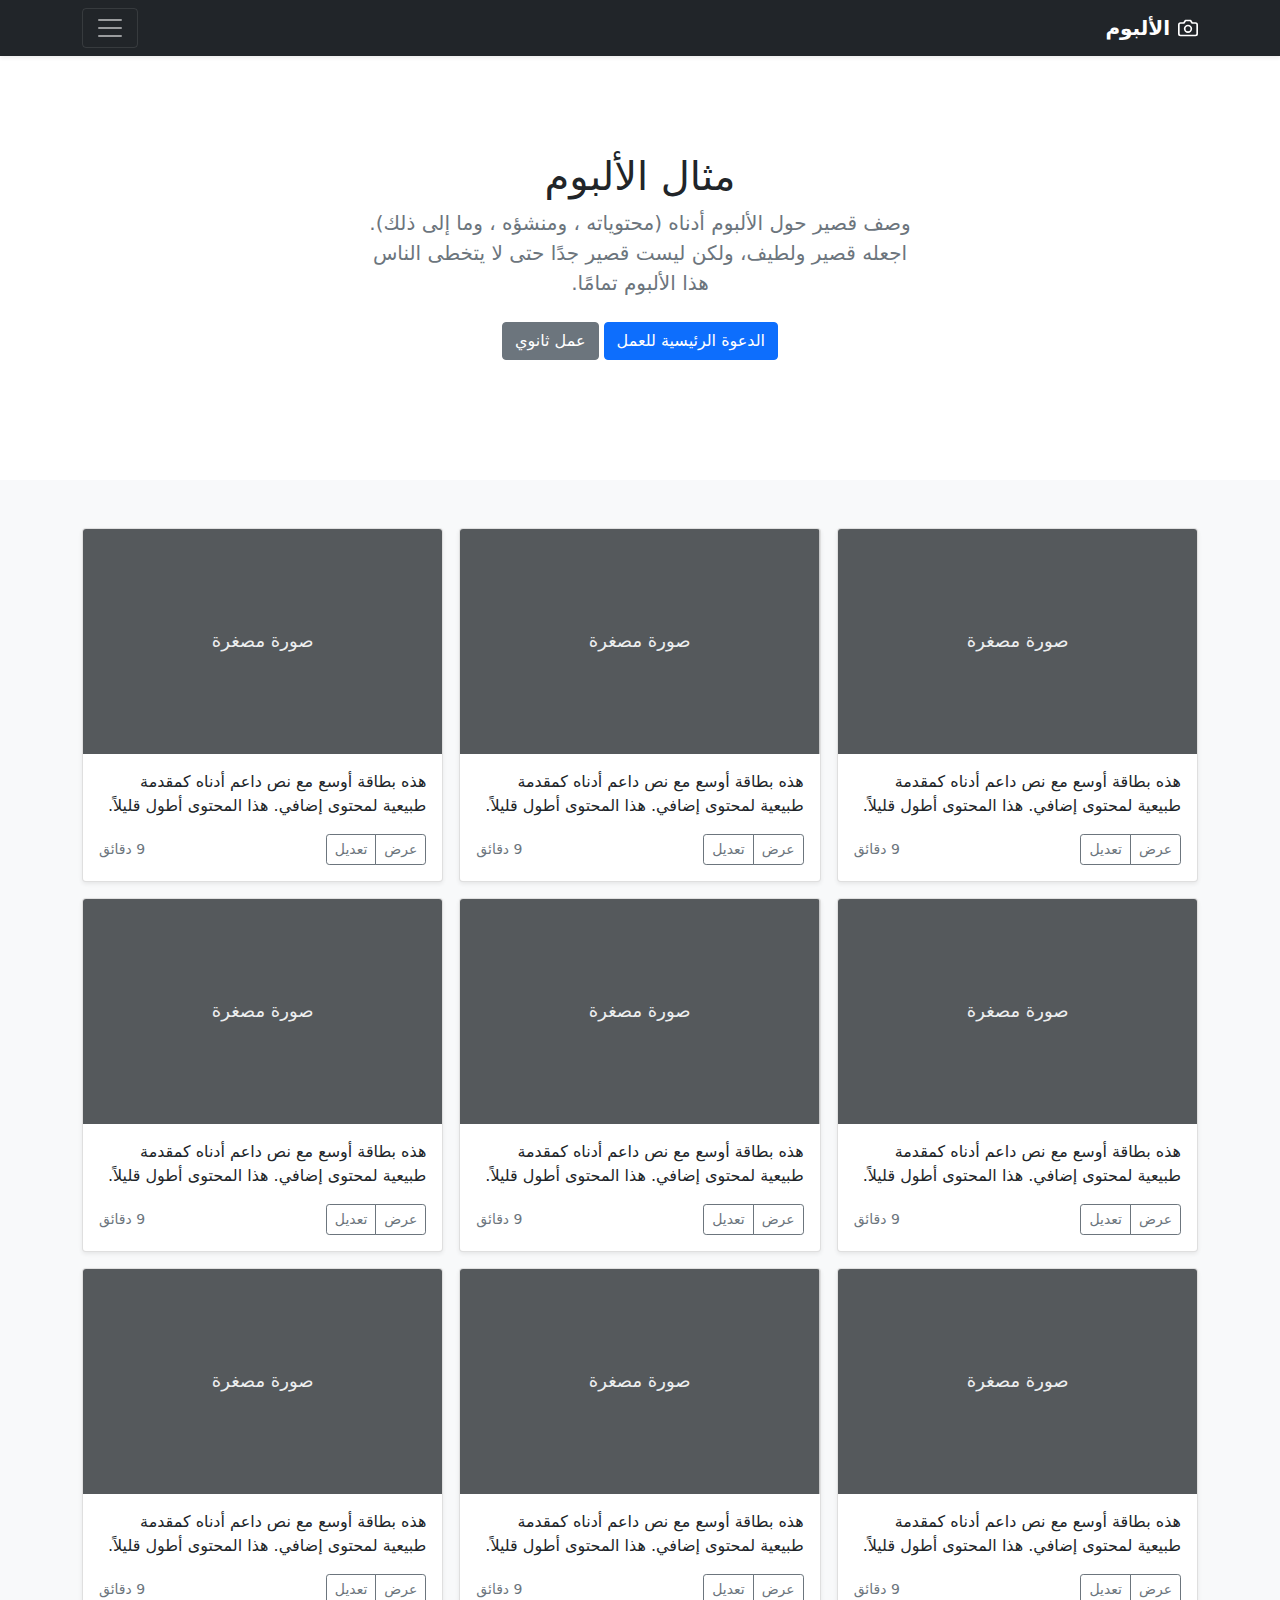
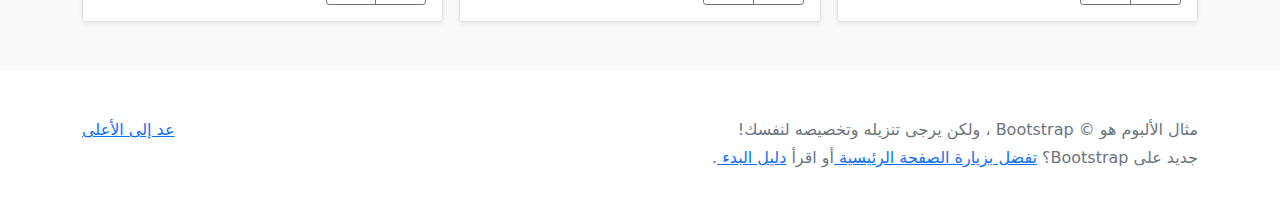
<file: album-rtl/index.html>
<!doctype html>
<html lang="ar" dir="rtl">
  <head>
    <meta charset="utf-8">
    <meta name="viewport" content="width=device-width, initial-scale=1">
    <meta name="description" content="">
    <meta name="author" content="Mark Otto, Jacob Thornton, and Bootstrap contributors">
    <meta name="generator" content="Hugo 0.88.1">
    <title>مثال الألبوم · Bootstrap v5.1</title>

    <link rel="canonical" href="https://getbootstrap.com/docs/5.1/examples/album-rtl/">

    

    <!-- Bootstrap core CSS -->
<link href="../assets/dist/css/bootstrap.rtl.min.css" rel="stylesheet">

    <style>
      .bd-placeholder-img {
        font-size: 1.125rem;
        text-anchor: middle;
        -webkit-user-select: none;
        -moz-user-select: none;
        user-select: none;
      }

      @media (min-width: 768px) {
        .bd-placeholder-img-lg {
          font-size: 3.5rem;
        }
      }
    </style>

    
  </head>
  <body>
    
<header>
  <div class="collapse bg-dark" id="navbarHeader">
    <div class="container">
      <div class="row">
        <div class="col-sm-8 col-md-7 py-4">
          <h4 class="text-white">حول</h4>
          <p class="text-muted">أضف بعض المعلومات حول الألبوم، المؤلف، أو أي سياق خلفية آخر. اجعلها بضع جمل حتى يتمكن الزوار من التقاط بعض التلميحات المفيدة. ثم اربطها ببعض مواقع التواصل الاجتماعي أو معلومات الاتصال.</p>
        </div>
        <div class="col-sm-4 offset-md-1 py-4">
          <h4 class="text-white">تواصل معي</h4>
          <ul class="list-unstyled">
            <li><a href="#" class="text-white">تابعني على تويتر</a></li>
            <li><a href="#" class="text-white">شاركني الإعجاب في فيسبوك</a></li>
            <li><a href="#" class="text-white">راسلني على البريد الإلكتروني</a></li>
          </ul>
        </div>
      </div>
    </div>
  </div>
  <div class="navbar navbar-dark bg-dark shadow-sm">
    <div class="container">
      <a href="#" class="navbar-brand d-flex align-items-center">
        <svg xmlns="http://www.w3.org/2000/svg" width="20" height="20" fill="none" stroke="currentColor" stroke-linecap="round" stroke-linejoin="round" stroke-width="2" aria-hidden="true" class="me-2" viewBox="0 0 24 24"><path d="M23 19a2 2 0 0 1-2 2H3a2 2 0 0 1-2-2V8a2 2 0 0 1 2-2h4l2-3h6l2 3h4a2 2 0 0 1 2 2z"/><circle cx="12" cy="13" r="4"/></svg>
        <strong>الألبوم</strong>
      </a>
      <button class="navbar-toggler" type="button" data-bs-toggle="collapse" data-bs-target="#navbarHeader" aria-controls="navbarHeader" aria-expanded="false" aria-label="تبديل التنقل">
        <span class="navbar-toggler-icon"></span>
      </button>
    </div>
  </div>
</header>

<main>

  <section class="py-5 text-center container">
    <div class="row py-lg-5">
      <div class="col-lg-6 col-md-8 mx-auto">
        <h1 class="fw-light">مثال الألبوم</h1>
        <p class="lead text-muted">وصف قصير حول الألبوم أدناه (محتوياته ، ومنشؤه ، وما إلى ذلك). اجعله قصير ولطيف، ولكن ليست قصير جدًا حتى لا يتخطى الناس هذا الألبوم تمامًا.</p>
        <p>
          <a href="#" class="btn btn-primary my-2">الدعوة الرئيسية للعمل</a>
          <a href="#" class="btn btn-secondary my-2">عمل ثانوي</a>
        </p>
      </div>
    </div>
  </section>

  <div class="album py-5 bg-light">
    <div class="container">

      <div class="row row-cols-1 row-cols-sm-2 row-cols-md-3 g-3">
        <div class="col">
          <div class="card shadow-sm">
            <svg class="bd-placeholder-img card-img-top" width="100%" height="225" xmlns="http://www.w3.org/2000/svg" role="img" aria-label="Placeholder: صورة مصغرة" preserveAspectRatio="xMidYMid slice" focusable="false"><title>Placeholder</title><rect width="100%" height="100%" fill="#55595c"/><text x="50%" y="50%" fill="#eceeef" dy=".3em">صورة مصغرة</text></svg>

            <div class="card-body">
              <p class="card-text">هذه بطاقة أوسع مع نص داعم أدناه كمقدمة طبيعية لمحتوى إضافي. هذا المحتوى أطول قليلاً.</p>
              <div class="d-flex justify-content-between align-items-center">
                <div class="btn-group">
                  <button type="button" class="btn btn-sm btn-outline-secondary">عرض</button>
                  <button type="button" class="btn btn-sm btn-outline-secondary">تعديل</button>
                </div>
                <small class="text-muted">9 دقائق</small>
              </div>
            </div>
          </div>
        </div>
        <div class="col">
          <div class="card shadow-sm">
            <svg class="bd-placeholder-img card-img-top" width="100%" height="225" xmlns="http://www.w3.org/2000/svg" role="img" aria-label="Placeholder: صورة مصغرة" preserveAspectRatio="xMidYMid slice" focusable="false"><title>Placeholder</title><rect width="100%" height="100%" fill="#55595c"/><text x="50%" y="50%" fill="#eceeef" dy=".3em">صورة مصغرة</text></svg>

            <div class="card-body">
              <p class="card-text">هذه بطاقة أوسع مع نص داعم أدناه كمقدمة طبيعية لمحتوى إضافي. هذا المحتوى أطول قليلاً.</p>
              <div class="d-flex justify-content-between align-items-center">
                <div class="btn-group">
                  <button type="button" class="btn btn-sm btn-outline-secondary">عرض</button>
                  <button type="button" class="btn btn-sm btn-outline-secondary">تعديل</button>
                </div>
                <small class="text-muted">9 دقائق</small>
              </div>
            </div>
          </div>
        </div>
        <div class="col">
          <div class="card shadow-sm">
            <svg class="bd-placeholder-img card-img-top" width="100%" height="225" xmlns="http://www.w3.org/2000/svg" role="img" aria-label="Placeholder: صورة مصغرة" preserveAspectRatio="xMidYMid slice" focusable="false"><title>Placeholder</title><rect width="100%" height="100%" fill="#55595c"/><text x="50%" y="50%" fill="#eceeef" dy=".3em">صورة مصغرة</text></svg>

            <div class="card-body">
              <p class="card-text">هذه بطاقة أوسع مع نص داعم أدناه كمقدمة طبيعية لمحتوى إضافي. هذا المحتوى أطول قليلاً.</p>
              <div class="d-flex justify-content-between align-items-center">
                <div class="btn-group">
                  <button type="button" class="btn btn-sm btn-outline-secondary">عرض</button>
                  <button type="button" class="btn btn-sm btn-outline-secondary">تعديل</button>
                </div>
                <small class="text-muted">9 دقائق</small>
              </div>
            </div>
          </div>
        </div>

        <div class="col">
          <div class="card shadow-sm">
            <svg class="bd-placeholder-img card-img-top" width="100%" height="225" xmlns="http://www.w3.org/2000/svg" role="img" aria-label="Placeholder: صورة مصغرة" preserveAspectRatio="xMidYMid slice" focusable="false"><title>Placeholder</title><rect width="100%" height="100%" fill="#55595c"/><text x="50%" y="50%" fill="#eceeef" dy=".3em">صورة مصغرة</text></svg>

            <div class="card-body">
              <p class="card-text">هذه بطاقة أوسع مع نص داعم أدناه كمقدمة طبيعية لمحتوى إضافي. هذا المحتوى أطول قليلاً.</p>
              <div class="d-flex justify-content-between align-items-center">
                <div class="btn-group">
                  <button type="button" class="btn btn-sm btn-outline-secondary">عرض</button>
                  <button type="button" class="btn btn-sm btn-outline-secondary">تعديل</button>
                </div>
                <small class="text-muted">9 دقائق</small>
              </div>
            </div>
          </div>
        </div>
        <div class="col">
          <div class="card shadow-sm">
            <svg class="bd-placeholder-img card-img-top" width="100%" height="225" xmlns="http://www.w3.org/2000/svg" role="img" aria-label="Placeholder: صورة مصغرة" preserveAspectRatio="xMidYMid slice" focusable="false"><title>Placeholder</title><rect width="100%" height="100%" fill="#55595c"/><text x="50%" y="50%" fill="#eceeef" dy=".3em">صورة مصغرة</text></svg>

            <div class="card-body">
              <p class="card-text">هذه بطاقة أوسع مع نص داعم أدناه كمقدمة طبيعية لمحتوى إضافي. هذا المحتوى أطول قليلاً.</p>
              <div class="d-flex justify-content-between align-items-center">
                <div class="btn-group">
                  <button type="button" class="btn btn-sm btn-outline-secondary">عرض</button>
                  <button type="button" class="btn btn-sm btn-outline-secondary">تعديل</button>
                </div>
                <small class="text-muted">9 دقائق</small>
              </div>
            </div>
          </div>
        </div>
        <div class="col">
          <div class="card shadow-sm">
            <svg class="bd-placeholder-img card-img-top" width="100%" height="225" xmlns="http://www.w3.org/2000/svg" role="img" aria-label="Placeholder: صورة مصغرة" preserveAspectRatio="xMidYMid slice" focusable="false"><title>Placeholder</title><rect width="100%" height="100%" fill="#55595c"/><text x="50%" y="50%" fill="#eceeef" dy=".3em">صورة مصغرة</text></svg>

            <div class="card-body">
              <p class="card-text">هذه بطاقة أوسع مع نص داعم أدناه كمقدمة طبيعية لمحتوى إضافي. هذا المحتوى أطول قليلاً.</p>
              <div class="d-flex justify-content-between align-items-center">
                <div class="btn-group">
                  <button type="button" class="btn btn-sm btn-outline-secondary">عرض</button>
                  <button type="button" class="btn btn-sm btn-outline-secondary">تعديل</button>
                </div>
                <small class="text-muted">9 دقائق</small>
              </div>
            </div>
          </div>
        </div>

        <div class="col">
          <div class="card shadow-sm">
            <svg class="bd-placeholder-img card-img-top" width="100%" height="225" xmlns="http://www.w3.org/2000/svg" role="img" aria-label="Placeholder: صورة مصغرة" preserveAspectRatio="xMidYMid slice" focusable="false"><title>Placeholder</title><rect width="100%" height="100%" fill="#55595c"/><text x="50%" y="50%" fill="#eceeef" dy=".3em">صورة مصغرة</text></svg>

            <div class="card-body">
              <p class="card-text">هذه بطاقة أوسع مع نص داعم أدناه كمقدمة طبيعية لمحتوى إضافي. هذا المحتوى أطول قليلاً.</p>
              <div class="d-flex justify-content-between align-items-center">
                <div class="btn-group">
                  <button type="button" class="btn btn-sm btn-outline-secondary">عرض</button>
                  <button type="button" class="btn btn-sm btn-outline-secondary">تعديل</button>
                </div>
                <small class="text-muted">9 دقائق</small>
              </div>
            </div>
          </div>
        </div>
        <div class="col">
          <div class="card shadow-sm">
            <svg class="bd-placeholder-img card-img-top" width="100%" height="225" xmlns="http://www.w3.org/2000/svg" role="img" aria-label="Placeholder: صورة مصغرة" preserveAspectRatio="xMidYMid slice" focusable="false"><title>Placeholder</title><rect width="100%" height="100%" fill="#55595c"/><text x="50%" y="50%" fill="#eceeef" dy=".3em">صورة مصغرة</text></svg>

            <div class="card-body">
              <p class="card-text">هذه بطاقة أوسع مع نص داعم أدناه كمقدمة طبيعية لمحتوى إضافي. هذا المحتوى أطول قليلاً.</p>
              <div class="d-flex justify-content-between align-items-center">
                <div class="btn-group">
                  <button type="button" class="btn btn-sm btn-outline-secondary">عرض</button>
                  <button type="button" class="btn btn-sm btn-outline-secondary">تعديل</button>
                </div>
                <small class="text-muted">9 دقائق</small>
              </div>
            </div>
          </div>
        </div>
        <div class="col">
          <div class="card shadow-sm">
            <svg class="bd-placeholder-img card-img-top" width="100%" height="225" xmlns="http://www.w3.org/2000/svg" role="img" aria-label="Placeholder: صورة مصغرة" preserveAspectRatio="xMidYMid slice" focusable="false"><title>Placeholder</title><rect width="100%" height="100%" fill="#55595c"/><text x="50%" y="50%" fill="#eceeef" dy=".3em">صورة مصغرة</text></svg>

            <div class="card-body">
              <p class="card-text">هذه بطاقة أوسع مع نص داعم أدناه كمقدمة طبيعية لمحتوى إضافي. هذا المحتوى أطول قليلاً.</p>
              <div class="d-flex justify-content-between align-items-center">
                <div class="btn-group">
                  <button type="button" class="btn btn-sm btn-outline-secondary">عرض</button>
                  <button type="button" class="btn btn-sm btn-outline-secondary">تعديل</button>
                </div>
                <small class="text-muted">9 دقائق</small>
              </div>
            </div>
          </div>
        </div>
      </div>
    </div>
  </div>

</main>

<footer class="text-muted py-5">
  <div class="container">
    <p class="float-end mb-1">
      <a href="#">عد إلى الأعلى</a>
    </p>
    <p class="mb-1">مثال الألبوم هو © Bootstrap ، ولكن يرجى تنزيله وتخصيصه لنفسك!</p>
    <p class="mb-0">جديد على Bootstrap؟ <a href="/"> تفضل بزيارة الصفحة الرئيسية </a> أو اقرأ <a href="../getting-started/introduction/ "> دليل البدء </a>.</p>
  </div>
</footer>


    <script src="../assets/dist/js/bootstrap.bundle.min.js"></script>

      
  </body>
</html>
</file>
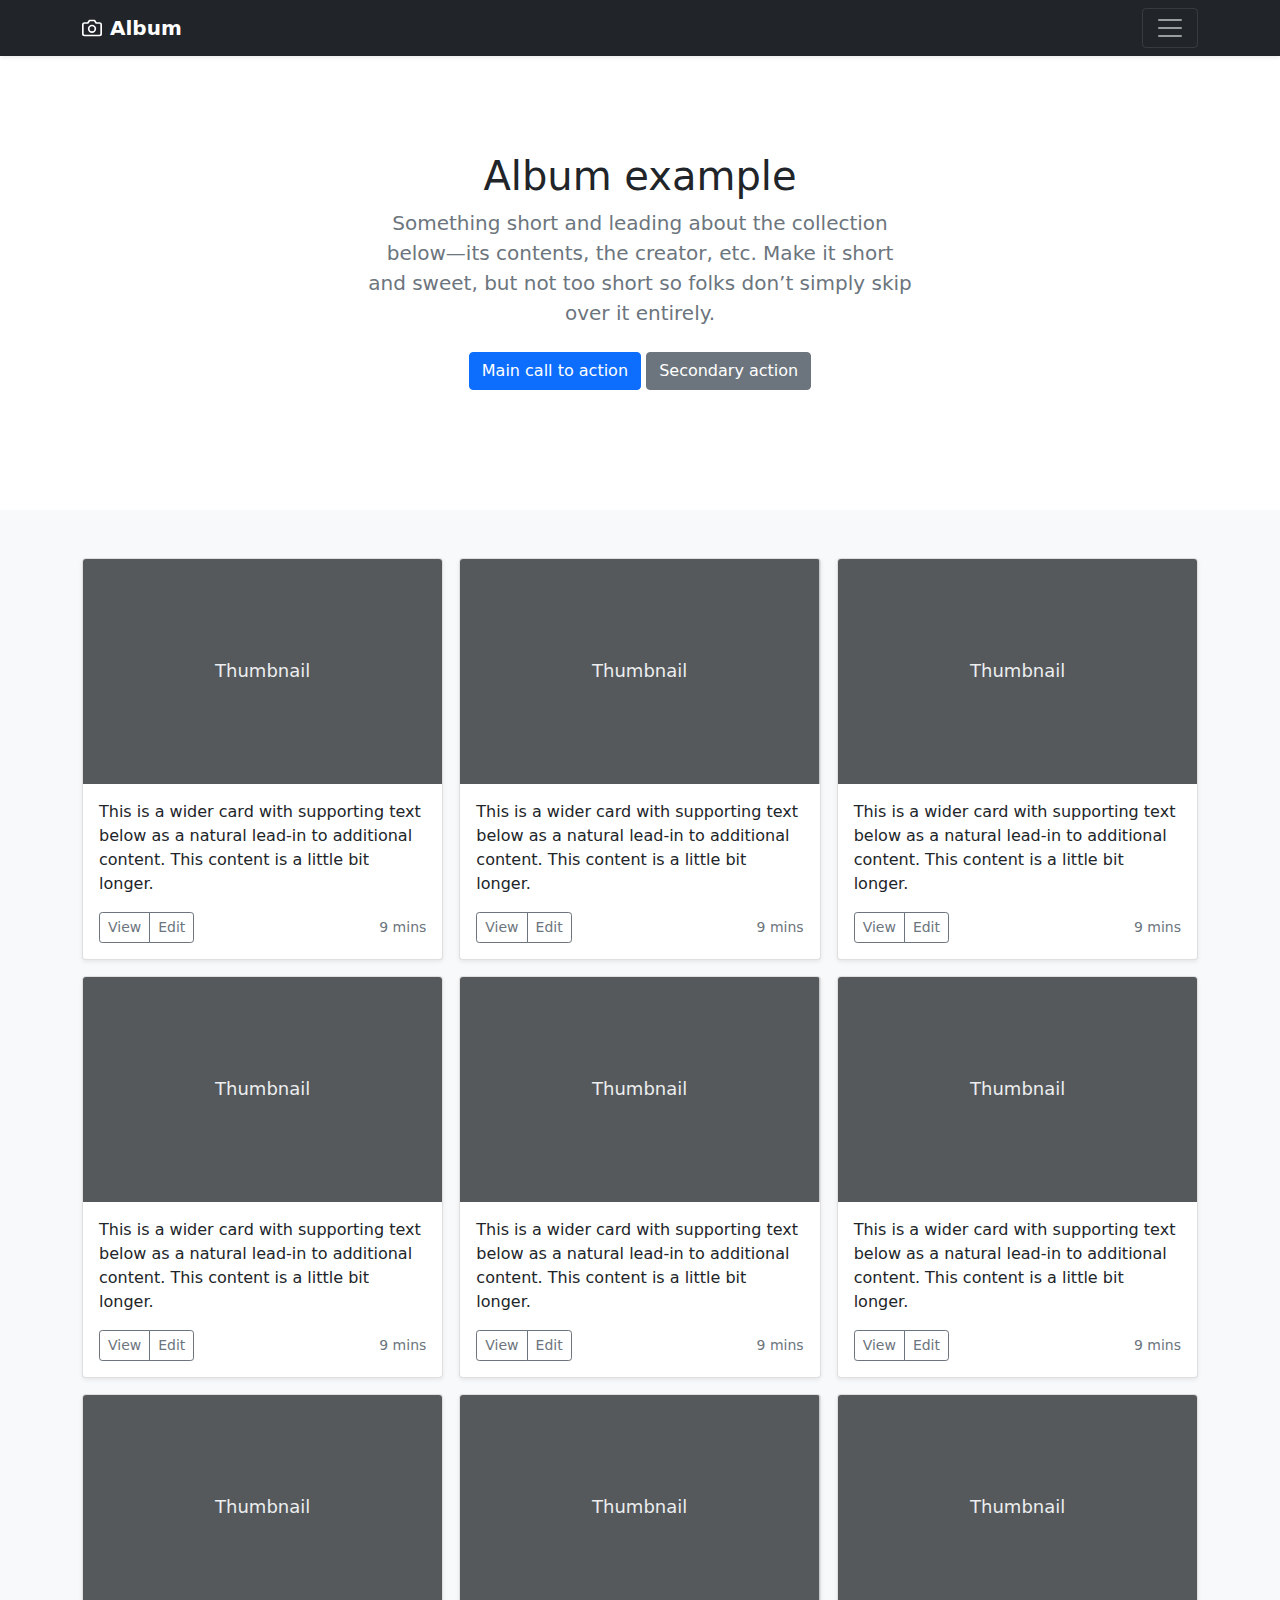
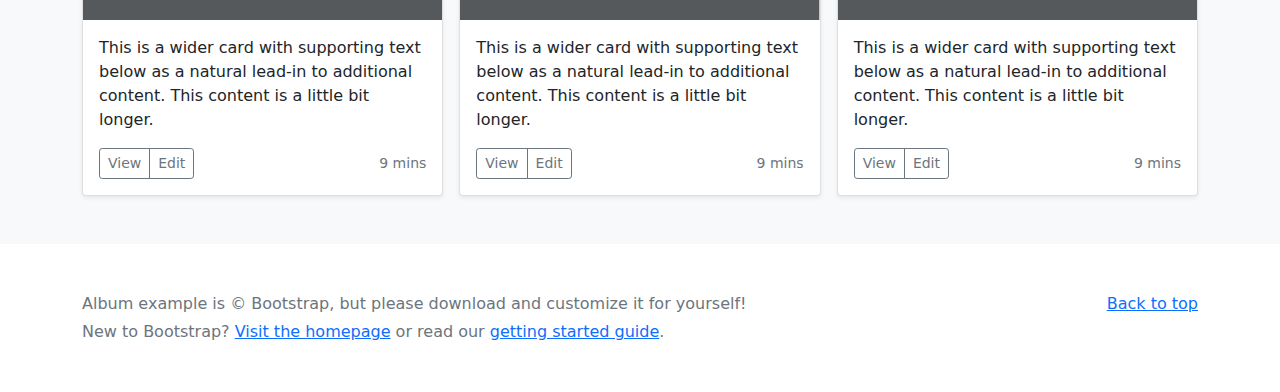
<file: album/index.html>
<!doctype html>
<html lang="en">
  <head>
    <meta charset="utf-8">
    <meta name="viewport" content="width=device-width, initial-scale=1">
    <meta name="description" content="">
    <meta name="author" content="Mark Otto, Jacob Thornton, and Bootstrap contributors">
    <meta name="generator" content="Hugo 0.88.1">
    <title>Album example · Bootstrap v5.1</title>

    <link rel="canonical" href="https://getbootstrap.com/docs/5.1/examples/album/">

    

    <!-- Bootstrap core CSS -->
<link href="../assets/dist/css/bootstrap.min.css" rel="stylesheet">

    <style>
      .bd-placeholder-img {
        font-size: 1.125rem;
        text-anchor: middle;
        -webkit-user-select: none;
        -moz-user-select: none;
        user-select: none;
      }

      @media (min-width: 768px) {
        .bd-placeholder-img-lg {
          font-size: 3.5rem;
        }
      }
    </style>

    
  </head>
  <body>
    
<header>
  <div class="collapse bg-dark" id="navbarHeader">
    <div class="container">
      <div class="row">
        <div class="col-sm-8 col-md-7 py-4">
          <h4 class="text-white">About</h4>
          <p class="text-muted">Add some information about the album below, the author, or any other background context. Make it a few sentences long so folks can pick up some informative tidbits. Then, link them off to some social networking sites or contact information.</p>
        </div>
        <div class="col-sm-4 offset-md-1 py-4">
          <h4 class="text-white">Contact</h4>
          <ul class="list-unstyled">
            <li><a href="#" class="text-white">Follow on Twitter</a></li>
            <li><a href="#" class="text-white">Like on Facebook</a></li>
            <li><a href="#" class="text-white">Email me</a></li>
          </ul>
        </div>
      </div>
    </div>
  </div>
  <div class="navbar navbar-dark bg-dark shadow-sm">
    <div class="container">
      <a href="#" class="navbar-brand d-flex align-items-center">
        <svg xmlns="http://www.w3.org/2000/svg" width="20" height="20" fill="none" stroke="currentColor" stroke-linecap="round" stroke-linejoin="round" stroke-width="2" aria-hidden="true" class="me-2" viewBox="0 0 24 24"><path d="M23 19a2 2 0 0 1-2 2H3a2 2 0 0 1-2-2V8a2 2 0 0 1 2-2h4l2-3h6l2 3h4a2 2 0 0 1 2 2z"/><circle cx="12" cy="13" r="4"/></svg>
        <strong>Album</strong>
      </a>
      <button class="navbar-toggler" type="button" data-bs-toggle="collapse" data-bs-target="#navbarHeader" aria-controls="navbarHeader" aria-expanded="false" aria-label="Toggle navigation">
        <span class="navbar-toggler-icon"></span>
      </button>
    </div>
  </div>
</header>

<main>

  <section class="py-5 text-center container">
    <div class="row py-lg-5">
      <div class="col-lg-6 col-md-8 mx-auto">
        <h1 class="fw-light">Album example</h1>
        <p class="lead text-muted">Something short and leading about the collection below—its contents, the creator, etc. Make it short and sweet, but not too short so folks don’t simply skip over it entirely.</p>
        <p>
          <a href="#" class="btn btn-primary my-2">Main call to action</a>
          <a href="#" class="btn btn-secondary my-2">Secondary action</a>
        </p>
      </div>
    </div>
  </section>

  <div class="album py-5 bg-light">
    <div class="container">

      <div class="row row-cols-1 row-cols-sm-2 row-cols-md-3 g-3">
        <div class="col">
          <div class="card shadow-sm">
            <svg class="bd-placeholder-img card-img-top" width="100%" height="225" xmlns="http://www.w3.org/2000/svg" role="img" aria-label="Placeholder: Thumbnail" preserveAspectRatio="xMidYMid slice" focusable="false"><title>Placeholder</title><rect width="100%" height="100%" fill="#55595c"/><text x="50%" y="50%" fill="#eceeef" dy=".3em">Thumbnail</text></svg>

            <div class="card-body">
              <p class="card-text">This is a wider card with supporting text below as a natural lead-in to additional content. This content is a little bit longer.</p>
              <div class="d-flex justify-content-between align-items-center">
                <div class="btn-group">
                  <button type="button" class="btn btn-sm btn-outline-secondary">View</button>
                  <button type="button" class="btn btn-sm btn-outline-secondary">Edit</button>
                </div>
                <small class="text-muted">9 mins</small>
              </div>
            </div>
          </div>
        </div>
        <div class="col">
          <div class="card shadow-sm">
            <svg class="bd-placeholder-img card-img-top" width="100%" height="225" xmlns="http://www.w3.org/2000/svg" role="img" aria-label="Placeholder: Thumbnail" preserveAspectRatio="xMidYMid slice" focusable="false"><title>Placeholder</title><rect width="100%" height="100%" fill="#55595c"/><text x="50%" y="50%" fill="#eceeef" dy=".3em">Thumbnail</text></svg>

            <div class="card-body">
              <p class="card-text">This is a wider card with supporting text below as a natural lead-in to additional content. This content is a little bit longer.</p>
              <div class="d-flex justify-content-between align-items-center">
                <div class="btn-group">
                  <button type="button" class="btn btn-sm btn-outline-secondary">View</button>
                  <button type="button" class="btn btn-sm btn-outline-secondary">Edit</button>
                </div>
                <small class="text-muted">9 mins</small>
              </div>
            </div>
          </div>
        </div>
        <div class="col">
          <div class="card shadow-sm">
            <svg class="bd-placeholder-img card-img-top" width="100%" height="225" xmlns="http://www.w3.org/2000/svg" role="img" aria-label="Placeholder: Thumbnail" preserveAspectRatio="xMidYMid slice" focusable="false"><title>Placeholder</title><rect width="100%" height="100%" fill="#55595c"/><text x="50%" y="50%" fill="#eceeef" dy=".3em">Thumbnail</text></svg>

            <div class="card-body">
              <p class="card-text">This is a wider card with supporting text below as a natural lead-in to additional content. This content is a little bit longer.</p>
              <div class="d-flex justify-content-between align-items-center">
                <div class="btn-group">
                  <button type="button" class="btn btn-sm btn-outline-secondary">View</button>
                  <button type="button" class="btn btn-sm btn-outline-secondary">Edit</button>
                </div>
                <small class="text-muted">9 mins</small>
              </div>
            </div>
          </div>
        </div>

        <div class="col">
          <div class="card shadow-sm">
            <svg class="bd-placeholder-img card-img-top" width="100%" height="225" xmlns="http://www.w3.org/2000/svg" role="img" aria-label="Placeholder: Thumbnail" preserveAspectRatio="xMidYMid slice" focusable="false"><title>Placeholder</title><rect width="100%" height="100%" fill="#55595c"/><text x="50%" y="50%" fill="#eceeef" dy=".3em">Thumbnail</text></svg>

            <div class="card-body">
              <p class="card-text">This is a wider card with supporting text below as a natural lead-in to additional content. This content is a little bit longer.</p>
              <div class="d-flex justify-content-between align-items-center">
                <div class="btn-group">
                  <button type="button" class="btn btn-sm btn-outline-secondary">View</button>
                  <button type="button" class="btn btn-sm btn-outline-secondary">Edit</button>
                </div>
                <small class="text-muted">9 mins</small>
              </div>
            </div>
          </div>
        </div>
        <div class="col">
          <div class="card shadow-sm">
            <svg class="bd-placeholder-img card-img-top" width="100%" height="225" xmlns="http://www.w3.org/2000/svg" role="img" aria-label="Placeholder: Thumbnail" preserveAspectRatio="xMidYMid slice" focusable="false"><title>Placeholder</title><rect width="100%" height="100%" fill="#55595c"/><text x="50%" y="50%" fill="#eceeef" dy=".3em">Thumbnail</text></svg>

            <div class="card-body">
              <p class="card-text">This is a wider card with supporting text below as a natural lead-in to additional content. This content is a little bit longer.</p>
              <div class="d-flex justify-content-between align-items-center">
                <div class="btn-group">
                  <button type="button" class="btn btn-sm btn-outline-secondary">View</button>
                  <button type="button" class="btn btn-sm btn-outline-secondary">Edit</button>
                </div>
                <small class="text-muted">9 mins</small>
              </div>
            </div>
          </div>
        </div>
        <div class="col">
          <div class="card shadow-sm">
            <svg class="bd-placeholder-img card-img-top" width="100%" height="225" xmlns="http://www.w3.org/2000/svg" role="img" aria-label="Placeholder: Thumbnail" preserveAspectRatio="xMidYMid slice" focusable="false"><title>Placeholder</title><rect width="100%" height="100%" fill="#55595c"/><text x="50%" y="50%" fill="#eceeef" dy=".3em">Thumbnail</text></svg>

            <div class="card-body">
              <p class="card-text">This is a wider card with supporting text below as a natural lead-in to additional content. This content is a little bit longer.</p>
              <div class="d-flex justify-content-between align-items-center">
                <div class="btn-group">
                  <button type="button" class="btn btn-sm btn-outline-secondary">View</button>
                  <button type="button" class="btn btn-sm btn-outline-secondary">Edit</button>
                </div>
                <small class="text-muted">9 mins</small>
              </div>
            </div>
          </div>
        </div>

        <div class="col">
          <div class="card shadow-sm">
            <svg class="bd-placeholder-img card-img-top" width="100%" height="225" xmlns="http://www.w3.org/2000/svg" role="img" aria-label="Placeholder: Thumbnail" preserveAspectRatio="xMidYMid slice" focusable="false"><title>Placeholder</title><rect width="100%" height="100%" fill="#55595c"/><text x="50%" y="50%" fill="#eceeef" dy=".3em">Thumbnail</text></svg>

            <div class="card-body">
              <p class="card-text">This is a wider card with supporting text below as a natural lead-in to additional content. This content is a little bit longer.</p>
              <div class="d-flex justify-content-between align-items-center">
                <div class="btn-group">
                  <button type="button" class="btn btn-sm btn-outline-secondary">View</button>
                  <button type="button" class="btn btn-sm btn-outline-secondary">Edit</button>
                </div>
                <small class="text-muted">9 mins</small>
              </div>
            </div>
          </div>
        </div>
        <div class="col">
          <div class="card shadow-sm">
            <svg class="bd-placeholder-img card-img-top" width="100%" height="225" xmlns="http://www.w3.org/2000/svg" role="img" aria-label="Placeholder: Thumbnail" preserveAspectRatio="xMidYMid slice" focusable="false"><title>Placeholder</title><rect width="100%" height="100%" fill="#55595c"/><text x="50%" y="50%" fill="#eceeef" dy=".3em">Thumbnail</text></svg>

            <div class="card-body">
              <p class="card-text">This is a wider card with supporting text below as a natural lead-in to additional content. This content is a little bit longer.</p>
              <div class="d-flex justify-content-between align-items-center">
                <div class="btn-group">
                  <button type="button" class="btn btn-sm btn-outline-secondary">View</button>
                  <button type="button" class="btn btn-sm btn-outline-secondary">Edit</button>
                </div>
                <small class="text-muted">9 mins</small>
              </div>
            </div>
          </div>
        </div>
        <div class="col">
          <div class="card shadow-sm">
            <svg class="bd-placeholder-img card-img-top" width="100%" height="225" xmlns="http://www.w3.org/2000/svg" role="img" aria-label="Placeholder: Thumbnail" preserveAspectRatio="xMidYMid slice" focusable="false"><title>Placeholder</title><rect width="100%" height="100%" fill="#55595c"/><text x="50%" y="50%" fill="#eceeef" dy=".3em">Thumbnail</text></svg>

            <div class="card-body">
              <p class="card-text">This is a wider card with supporting text below as a natural lead-in to additional content. This content is a little bit longer.</p>
              <div class="d-flex justify-content-between align-items-center">
                <div class="btn-group">
                  <button type="button" class="btn btn-sm btn-outline-secondary">View</button>
                  <button type="button" class="btn btn-sm btn-outline-secondary">Edit</button>
                </div>
                <small class="text-muted">9 mins</small>
              </div>
            </div>
          </div>
        </div>
      </div>
    </div>
  </div>

</main>

<footer class="text-muted py-5">
  <div class="container">
    <p class="float-end mb-1">
      <a href="#">Back to top</a>
    </p>
    <p class="mb-1">Album example is &copy; Bootstrap, but please download and customize it for yourself!</p>
    <p class="mb-0">New to Bootstrap? <a href="/">Visit the homepage</a> or read our <a href="../getting-started/introduction/">getting started guide</a>.</p>
  </div>
</footer>


    <script src="../assets/dist/js/bootstrap.bundle.min.js"></script>

      
  </body>
</html>
</file>
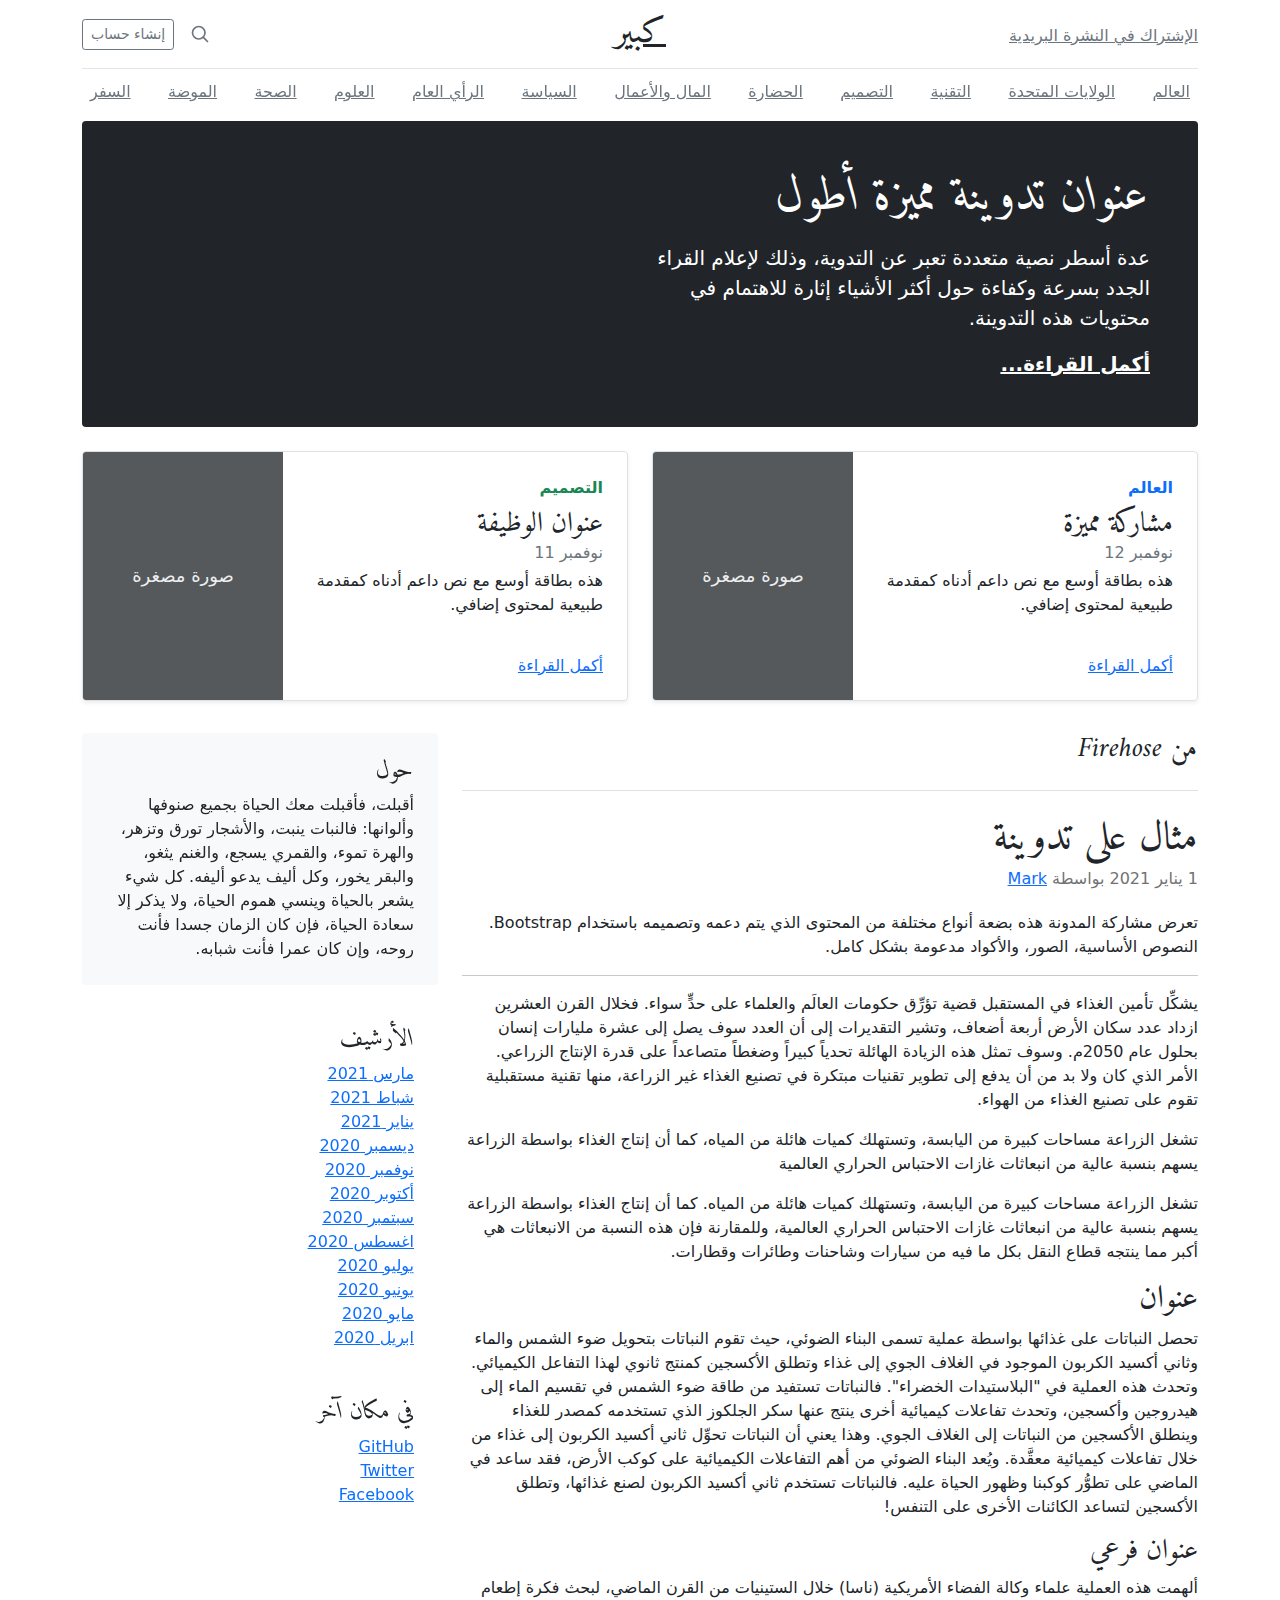
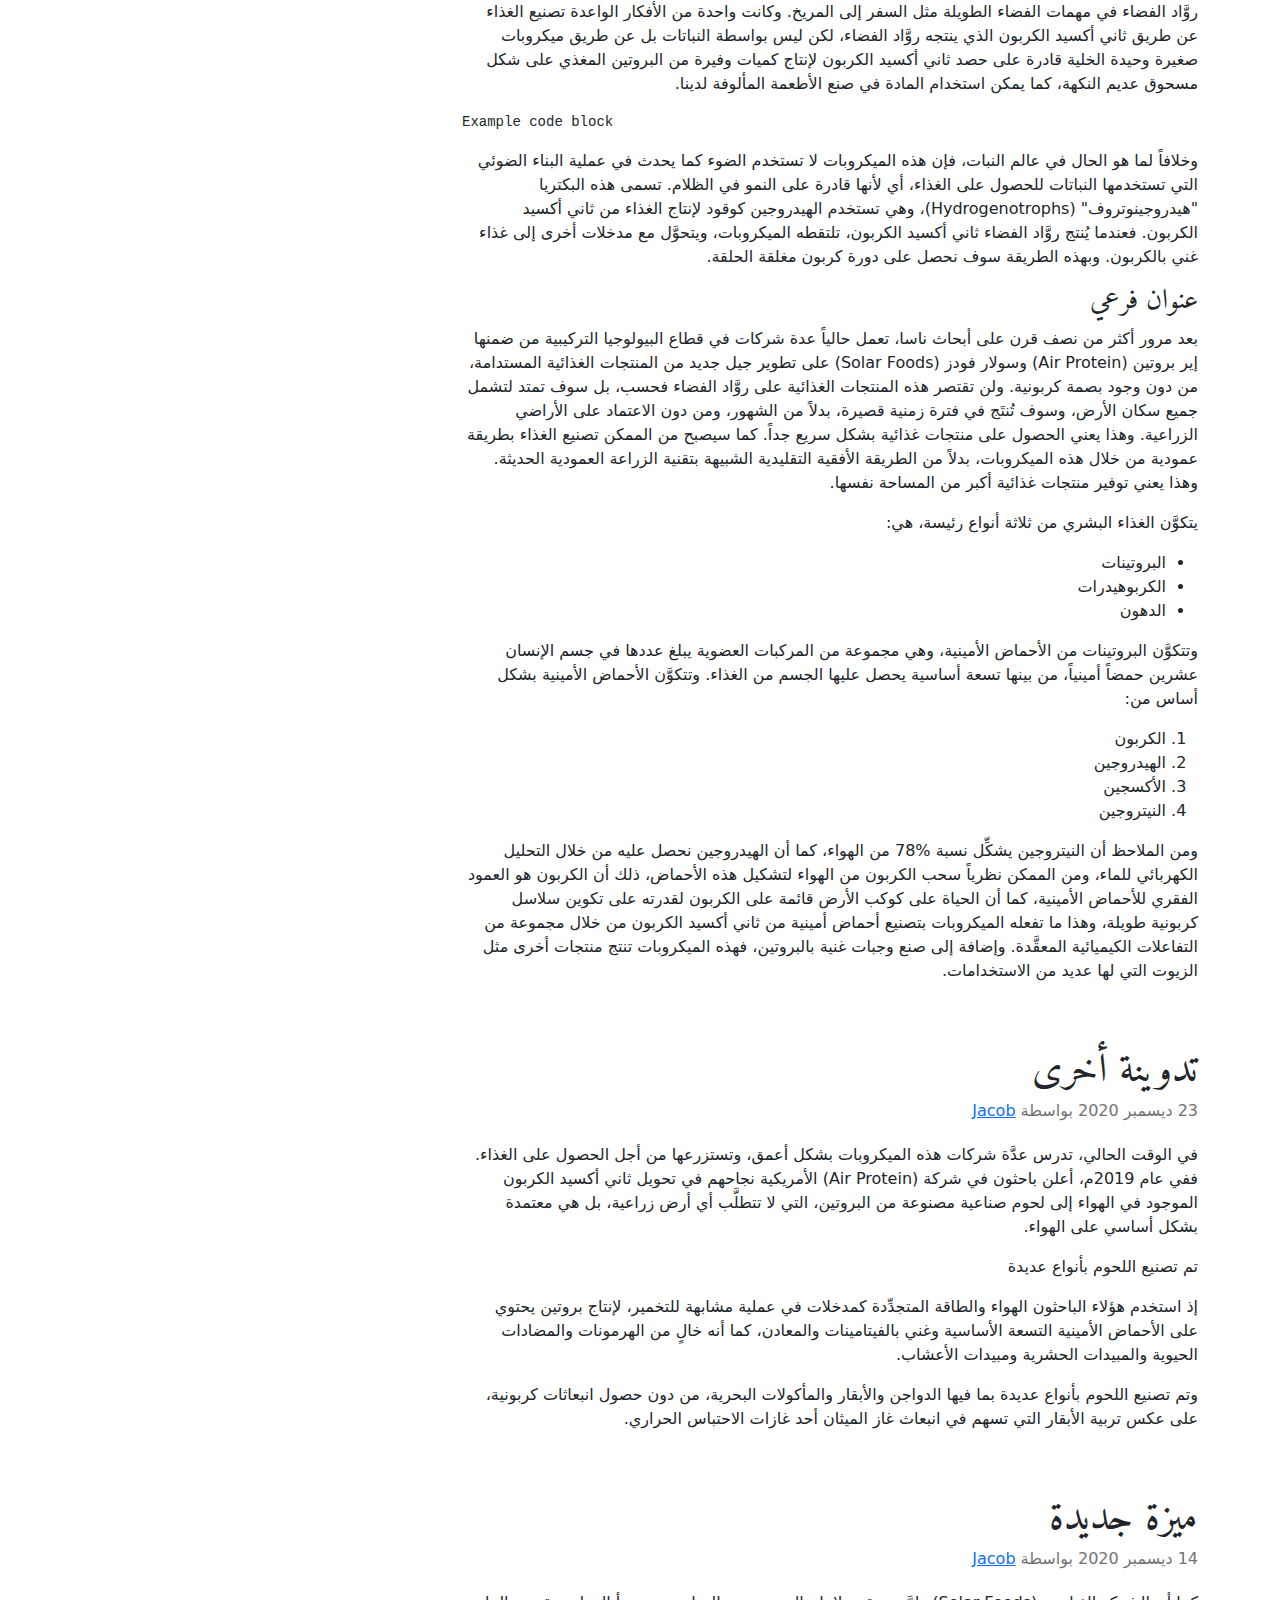
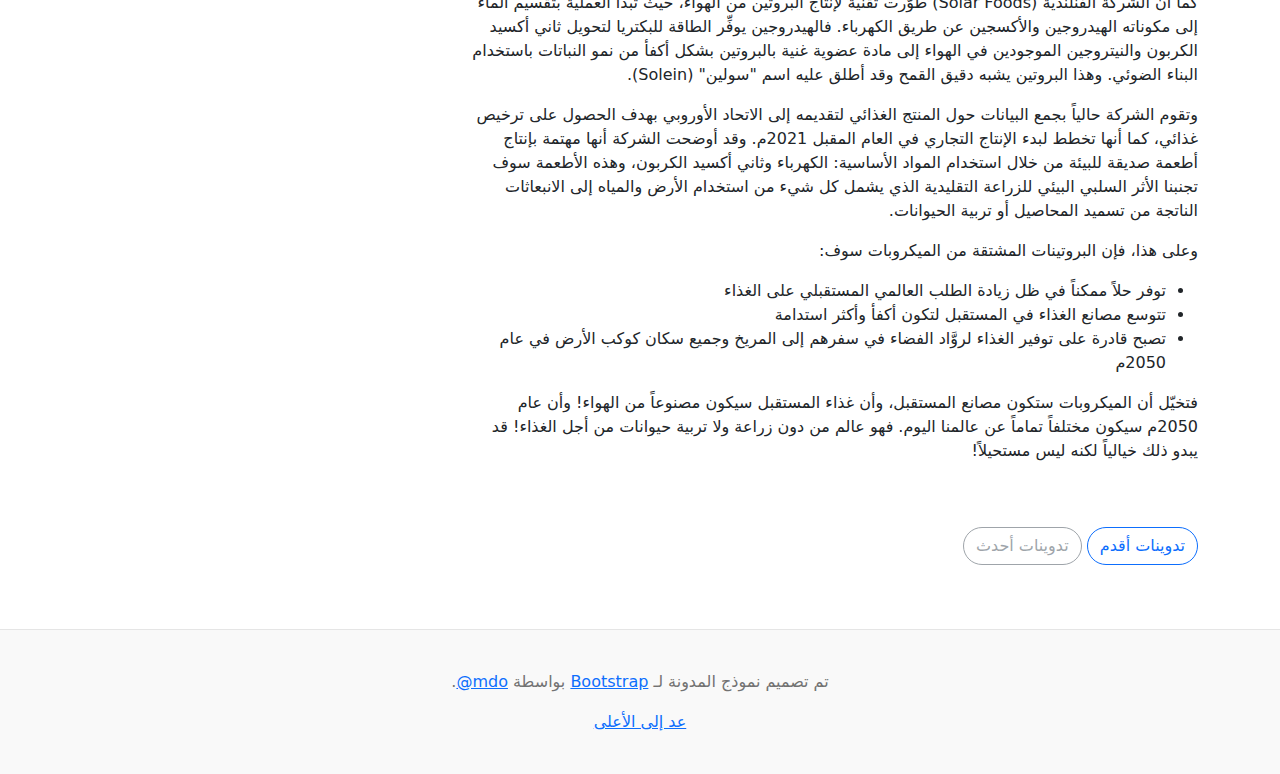
<file: blog-rtl/index.html>
<!doctype html>
<html lang="ar" dir="rtl">
  <head>
    <meta charset="utf-8">
    <meta name="viewport" content="width=device-width, initial-scale=1">
    <meta name="description" content="">
    <meta name="author" content="Mark Otto, Jacob Thornton, and Bootstrap contributors">
    <meta name="generator" content="Hugo 0.88.1">
    <title>قالب المدونة · Bootstrap v5.1</title>

    <link rel="canonical" href="https://getbootstrap.com/docs/5.1/examples/blog-rtl/">

    

    <!-- Bootstrap core CSS -->
<link href="../assets/dist/css/bootstrap.rtl.min.css" rel="stylesheet">

    <style>
      .bd-placeholder-img {
        font-size: 1.125rem;
        text-anchor: middle;
        -webkit-user-select: none;
        -moz-user-select: none;
        user-select: none;
      }

      @media (min-width: 768px) {
        .bd-placeholder-img-lg {
          font-size: 3.5rem;
        }
      }
    </style>

    
    <!-- Custom styles for this template -->
    <link href="https://fonts.googleapis.com/css?family=Amiri:wght@400;700&amp;display=swap" rel="stylesheet">
    <!-- Custom styles for this template -->
    <link href="../blog/blog.rtl.css" rel="stylesheet">
  </head>
  <body>
    
<div class="container">
  <header class="blog-header py-3">
    <div class="row flex-nowrap justify-content-between align-items-center">
      <div class="col-4 pt-1">
        <a class="link-secondary" href="#">الإشتراك في النشرة البريدية</a>
      </div>
      <div class="col-4 text-center">
        <a class="blog-header-logo text-dark" href="#">كبير</a>
      </div>
      <div class="col-4 d-flex justify-content-end align-items-center">
        <a class="link-secondary" href="#" aria-label="بحث">
          <svg xmlns="http://www.w3.org/2000/svg" width="20" height="20" fill="none" stroke="currentColor" stroke-linecap="round" stroke-linejoin="round" stroke-width="2" class="mx-3" role="img" viewBox="0 0 24 24"><title>بحث</title><circle cx="10.5" cy="10.5" r="7.5"/><path d="M21 21l-5.2-5.2"/></svg>
        </a>
        <a class="btn btn-sm btn-outline-secondary" href="#">إنشاء حساب</a>
      </div>
    </div>
  </header>

  <div class="nav-scroller py-1 mb-2">
    <nav class="nav d-flex justify-content-between">
      <a class="p-2 link-secondary" href="#">العالم</a>
      <a class="p-2 link-secondary" href="#">الولايات المتحدة</a>
      <a class="p-2 link-secondary" href="#">التقنية</a>
      <a class="p-2 link-secondary" href="#">التصميم</a>
      <a class="p-2 link-secondary" href="#">الحضارة</a>
      <a class="p-2 link-secondary" href="#">المال والأعمال</a>
      <a class="p-2 link-secondary" href="#">السياسة</a>
      <a class="p-2 link-secondary" href="#">الرأي العام</a>
      <a class="p-2 link-secondary" href="#">العلوم</a>
      <a class="p-2 link-secondary" href="#">الصحة</a>
      <a class="p-2 link-secondary" href="#">الموضة</a>
      <a class="p-2 link-secondary" href="#">السفر</a>
    </nav>
  </div>
</div>

<main class="container">
  <div class="p-4 p-md-5 mb-4 text-white rounded bg-dark">
    <div class="col-md-6 px-0">
      <h1 class="display-4 fst-italic">عنوان تدوينة مميزة أطول</h1>
      <p class="lead my-3">عدة أسطر نصية متعددة تعبر عن التدوية، وذلك لإعلام القراء الجدد بسرعة وكفاءة حول أكثر الأشياء إثارة للاهتمام في محتويات هذه التدوينة.</p>
      <p class="lead mb-0"><a href="#" class="text-white fw-bold">أكمل القراءة...</a></p>
    </div>
  </div>

  <div class="row mb-2">
    <div class="col-md-6">
      <div class="row g-0 border rounded overflow-hidden flex-md-row mb-4 shadow-sm h-md-250 position-relative">
        <div class="col p-4 d-flex flex-column position-static">
          <strong class="d-inline-block mb-2 text-primary">العالم</strong>
          <h3 class="mb-0">مشاركة مميزة</h3>
          <div class="mb-1 text-muted">نوفمبر 12</div>
          <p class="card-text mb-auto">هذه بطاقة أوسع مع نص داعم أدناه كمقدمة طبيعية لمحتوى إضافي.</p>
          <a href="#" class="stretched-link">أكمل القراءة</a>
        </div>
        <div class="col-auto d-none d-lg-block">
          <svg class="bd-placeholder-img" width="200" height="250" xmlns="http://www.w3.org/2000/svg" role="img" aria-label="Placeholder: صورة مصغرة" preserveAspectRatio="xMidYMid slice" focusable="false"><title>Placeholder</title><rect width="100%" height="100%" fill="#55595c"/><text x="50%" y="50%" fill="#eceeef" dy=".3em">صورة مصغرة</text></svg>

        </div>
      </div>
    </div>
    <div class="col-md-6">
      <div class="row g-0 border rounded overflow-hidden flex-md-row mb-4 shadow-sm h-md-250 position-relative">
        <div class="col p-4 d-flex flex-column position-static">
          <strong class="d-inline-block mb-2 text-success">التصميم</strong>
          <h3 class="mb-0">عنوان الوظيفة</h3>
          <div class="mb-1 text-muted">نوفمبر 11</div>
          <p class="mb-auto">هذه بطاقة أوسع مع نص داعم أدناه كمقدمة طبيعية لمحتوى إضافي.</p>
          <a href="#" class="stretched-link">أكمل القراءة</a>
        </div>
        <div class="col-auto d-none d-lg-block">
          <svg class="bd-placeholder-img" width="200" height="250" xmlns="http://www.w3.org/2000/svg" role="img" aria-label="Placeholder: صورة مصغرة" preserveAspectRatio="xMidYMid slice" focusable="false"><title>Placeholder</title><rect width="100%" height="100%" fill="#55595c"/><text x="50%" y="50%" fill="#eceeef" dy=".3em">صورة مصغرة</text></svg>

        </div>
      </div>
    </div>
  </div>

  <div class="row">
    <div class="col-md-8">
      <h3 class="pb-4 mb-4 fst-italic border-bottom">
        من Firehose
      </h3>

      <article class="blog-post">
        <h2 class="blog-post-title">مثال على تدوينة</h2>
        <p class="blog-post-meta">1 يناير 2021 بواسطة <a href="#"> Mark </a></p>

        <p>تعرض مشاركة المدونة هذه بضعة أنواع مختلفة من المحتوى الذي يتم دعمه وتصميمه باستخدام Bootstrap. النصوص الأساسية، الصور، والأكواد مدعومة بشكل كامل.</p>
        <hr>
        <p>يشكِّل تأمين الغذاء في المستقبل قضية تؤرِّق حكومات العالَم والعلماء على حدٍّ سواء. فخلال القرن العشرين ازداد عدد سكان الأرض أربعة أضعاف، وتشير التقديرات إلى أن العدد سوف يصل إلى عشرة مليارات إنسان بحلول عام 2050م. وسوف تمثل هذه الزيادة الهائلة تحدياً كبيراً وضغطاً متصاعداً على قدرة الإنتاج الزراعي. الأمر الذي كان ولا بد من أن يدفع إلى تطوير تقنيات مبتكرة في تصنيع الغذاء غير الزراعة، منها تقنية مستقبلية تقوم على تصنيع الغذاء من الهواء.</p>
        <blockquote>
          <p>تشغل الزراعة مساحات كبيرة من اليابسة، وتستهلك كميات هائلة من المياه، كما أن إنتاج الغذاء بواسطة الزراعة يسهم بنسبة عالية من انبعاثات غازات الاحتباس الحراري العالمية</p>
        </blockquote>
        <p>تشغل الزراعة مساحات كبيرة من اليابسة، وتستهلك كميات هائلة من المياه. كما أن إنتاج الغذاء بواسطة الزراعة يسهم بنسبة عالية من انبعاثات غازات الاحتباس الحراري العالمية، وللمقارنة فإن هذه النسبة من الانبعاثات هي أكبر مما ينتجه قطاع النقل بكل ما فيه من سيارات وشاحنات وطائرات وقطارات.</p>
        <h2>عنوان</h2>
        <p>تحصل النباتات على غذائها بواسطة عملية تسمى البناء الضوئي، حيث تقوم النباتات بتحويل ضوء الشمس والماء وثاني أكسيد الكربون الموجود في الغلاف الجوي إلى غذاء وتطلق الأكسجين كمنتج ثانوي لهذا التفاعل الكيميائي. وتحدث هذه العملية في "البلاستيدات الخضراء". فالنباتات تستفيد من طاقة ضوء الشمس في تقسيم الماء إلى هيدروجين وأكسجين، وتحدث تفاعلات كيميائية أخرى ينتج عنها سكر الجلكوز الذي تستخدمه كمصدر للغذاء وينطلق الأكسجين من النباتات إلى الغلاف الجوي. وهذا يعني أن النباتات تحوِّل ثاني أكسيد الكربون إلى غذاء من خلال تفاعلات كيميائية معقَّدة. ويُعد البناء الضوئي من أهم التفاعلات الكيميائية على كوكب الأرض، فقد ساعد في الماضي على تطوُّر كوكبنا وظهور الحياة عليه. فالنباتات تستخدم ثاني أكسيد الكربون لصنع غذائها، وتطلق الأكسجين لتساعد الكائنات الأخرى على التنفس!</p>
        <h3>عنوان فرعي</h3>
        <p>ألهمت هذه العملية علماء وكالة الفضاء الأمريكية (ناسا) خلال الستينيات من القرن الماضي، لبحث فكرة إطعام روَّاد الفضاء في مهمات الفضاء الطويلة مثل السفر إلى المريخ. وكانت واحدة من الأفكار الواعدة تصنيع الغذاء عن طريق ثاني أكسيد الكربون الذي ينتجه روَّاد الفضاء، لكن ليس بواسطة النباتات بل عن طريق ميكروبات صغيرة وحيدة الخلية قادرة على حصد ثاني أكسيد الكربون لإنتاج كميات وفيرة من البروتين المغذي على شكل مسحوق عديم النكهة، كما يمكن استخدام المادة في صنع الأطعمة المألوفة لدينا.</p>
        <pre><code>Example code block</code></pre>
        <p>وخلافاً لما هو الحال في عالم النبات، فإن هذه الميكروبات لا تستخدم الضوء كما يحدث في عملية البناء الضوئي التي تستخدمها النباتات للحصول على الغذاء، أي لأنها قادرة على النمو في الظلام. تسمى هذه البكتريا "هيدروجينوتروف" (Hydrogenotrophs)، وهي تستخدم الهيدروجين كوقود لإنتاج الغذاء من ثاني أكسيد الكربون. فعندما يُنتج روَّاد الفضاء ثاني أكسيد الكربون، تلتقطه الميكروبات، ويتحوَّل مع مدخلات أخرى إلى غذاء غني بالكربون. وبهذه الطريقة سوف نحصل على دورة كربون مغلقة الحلقة.</p>
        <h3>عنوان فرعي</h3>
        <p>بعد مرور أكثر من نصف قرن على أبحاث ناسا، تعمل حالياً عدة شركات في قطاع البيولوجيا التركيبية من ضمنها إير بروتين (Air Protein) وسولار فودز (Solar Foods) على تطوير جيل جديد من المنتجات الغذائية المستدامة، من دون وجود بصمة كربونية. ولن تقتصر هذه المنتجات الغذائية على روَّاد الفضاء فحسب، بل سوف تمتد لتشمل جميع سكان الأرض، وسوف تُنتَج في فترة زمنية قصيرة، بدلاً من الشهور، ومن دون الاعتماد على الأراضي الزراعية. وهذا يعني الحصول على منتجات غذائية بشكل سريع جداً. كما سيصبح من الممكن تصنيع الغذاء بطريقة عمودية من خلال هذه الميكروبات، بدلاً من الطريقة الأفقية التقليدية الشبيهة بتقنية الزراعة العمودية الحديثة. وهذا يعني توفير منتجات غذائية أكبر من المساحة نفسها.</p>
        <p>يتكوَّن الغذاء البشري من ثلاثة أنواع رئيسة، هي:</p>
        <ul>
          <li>البروتينات</li>
          <li>الكربوهيدرات</li>
          <li>الدهون</li>
        </ul>
        <p>وتتكوَّن البروتينات من الأحماض الأمينية، وهي مجموعة من المركبات العضوية يبلغ عددها في جسم الإنسان عشرين حمضاً أمينياً، من بينها تسعة أساسية يحصل عليها الجسم من الغذاء. وتتكوَّن الأحماض الأمينية بشكل أساس من:</p>
        <ol>
          <li>الكربون</li>
          <li>الهيدروجين</li>
          <li>الأكسجين</li>
          <li>النيتروجين</li>
        </ol>
        <p>ومن الملاحظ أن النيتروجين يشكِّل نسبة %78 من الهواء، كما أن الهيدروجين نحصل عليه من خلال التحليل الكهربائي للماء، ومن الممكن نظرياً سحب الكربون من الهواء لتشكيل هذه الأحماض، ذلك أن الكربون هو العمود الفقري للأحماض الأمينية، كما أن الحياة على كوكب الأرض قائمة على الكربون لقدرته على تكوين سلاسل كربونية طويلة، وهذا ما تفعله الميكروبات بتصنيع أحماض أمينية من ثاني أكسيد الكربون من خلال مجموعة من التفاعلات الكيميائية المعقَّدة. وإضافة إلى صنع وجبات غنية بالبروتين، فهذه الميكروبات تنتج منتجات أخرى مثل الزيوت التي لها عديد من الاستخدامات.</p>
      </article>

      <article class="blog-post">
        <h2 class="blog-post-title">تدوينة أخرى</h2>
        <p class="blog-post-meta">23 ديسمبر 2020 بواسطة <a href="#">Jacob</a></p>

        <p>في الوقت الحالي، تدرس عدَّة شركات هذه الميكروبات بشكل أعمق، وتستزرعها من أجل الحصول على الغذاء. ففي عام 2019م، أعلن باحثون في شركة (Air Protein) الأمريكية نجاحهم في تحويل ثاني أكسيد الكربون الموجود في الهواء إلى لحوم صناعية مصنوعة من البروتين، التي لا تتطلَّب أي أرض زراعية، بل هي معتمدة بشكل أساسي على الهواء.</p>
        <blockquote>
          <p>تم تصنيع اللحوم بأنواع عديدة</p>
        </blockquote>
        <p>إذ استخدم هؤلاء الباحثون الهواء والطاقة المتجدِّدة كمدخلات في عملية مشابهة للتخمير، لإنتاج بروتين يحتوي على الأحماض الأمينية التسعة الأساسية وغني بالفيتامينات والمعادن، كما أنه خالٍ من الهرمونات والمضادات الحيوية والمبيدات الحشرية ومبيدات الأعشاب.</p>
        <p> وتم تصنيع اللحوم بأنواع عديدة بما فيها الدواجن والأبقار والمأكولات البحرية، من دون حصول انبعاثات كربونية، على عكس تربية الأبقار التي تسهم في انبعاث غاز الميثان أحد غازات الاحتباس الحراري.</p>
      </article>

      <article class="blog-post">
        <h2 class="blog-post-title">ميزة جديدة</h2>
        <p class="blog-post-meta">14 ديسمبر 2020 بواسطة <a href="#">Jacob</a></p>

        <p>كما أن الشركة الفنلندية (Solar Foods) طوَّرت تقنية لإنتاج البروتين من الهواء، حيث تبدأ العملية بتقسيم الماء إلى مكوناته الهيدروجين والأكسجين عن طريق الكهرباء. فالهيدروجين يوفِّر الطاقة للبكتريا لتحويل ثاني أكسيد الكربون والنيتروجين الموجودين في الهواء إلى مادة عضوية غنية بالبروتين بشكل أكفأ من نمو النباتات باستخدام البناء الضوئي. وهذا البروتين يشبه دقيق القمح وقد أطلق عليه اسم "سولين" (Solein).</p>
        <p>وتقوم الشركة حالياً بجمع البيانات حول المنتج الغذائي لتقديمه إلى الاتحاد الأوروبي بهدف الحصول على ترخيص غذائي، كما أنها تخطط لبدء الإنتاج التجاري في العام المقبل 2021م. وقد أوضحت الشركة أنها مهتمة بإنتاج أطعمة صديقة للبيئة من خلال استخدام المواد الأساسية: الكهرباء وثاني أكسيد الكربون، وهذه الأطعمة سوف تجنبنا الأثر السلبي البيئي للزراعة التقليدية الذي يشمل كل شيء من استخدام الأرض والمياه إلى الانبعاثات الناتجة من تسميد المحاصيل أو تربية الحيوانات.</p>
        <p>وعلى هذا، فإن البروتينات المشتقة من الميكروبات سوف:</p>
        <ul>
          <li>توفر حلاً ممكناً في ظل زيادة الطلب العالمي المستقبلي على الغذاء</li>
          <li>تتوسع مصانع الغذاء في المستقبل لتكون أكفأ وأكثر استدامة</li>
          <li>تصبح قادرة على توفير الغذاء لروَّاد الفضاء في سفرهم إلى المريخ وجميع سكان كوكب الأرض في عام 2050م</li>
        </ul>
        <p>فتخيّل أن الميكروبات ستكون مصانع المستقبل، وأن غذاء المستقبل سيكون مصنوعاً من الهواء! وأن عام 2050م سيكون مختلفاً تماماً عن عالمنا اليوم. فهو عالم من دون زراعة ولا تربية حيوانات من أجل الغذاء! قد يبدو ذلك خيالياً لكنه ليس مستحيلاً!</p>
      </article>

      <nav class="blog-pagination" aria-label="Pagination">
        <a class="btn btn-outline-primary" href="#">تدوينات أقدم</a>
        <a class="btn btn-outline-secondary disabled">تدوينات أحدث</a>
      </nav>

    </div>

    <div class="col-md-4">
      <div class="position-sticky" style="top: 2rem;">
        <div class="p-4 mb-3 bg-light rounded">
          <h4 class="fst-italic">حول</h4>
          <p class="mb-0">أقبلت، فأقبلت معك الحياة بجميع صنوفها وألوانها: فالنبات ينبت، والأشجار تورق وتزهر، والهرة تموء، والقمري يسجع، والغنم يثغو، والبقر يخور، وكل أليف يدعو أليفه. كل شيء يشعر بالحياة وينسي هموم الحياة، ولا يذكر إلا سعادة الحياة، فإن كان الزمان جسدا فأنت روحه، وإن كان عمرا فأنت شبابه.</p>
        </div>

        <div class="p-4">
          <h4 class="fst-italic">الأرشيف</h4>
          <ol class="list-unstyled mb-0">
            <li><a href="#">مارس 2021</a></li>
            <li><a href="#">شباط 2021</a></li>
            <li><a href="#">يناير 2021</a></li>
            <li><a href="#">ديسمبر 2020</a></li>
            <li><a href="#">نوفمبر 2020</a></li>
            <li><a href="#">أكتوبر 2020</a></li>
            <li><a href="#">سبتمبر 2020</a></li>
            <li><a href="#">اغسطس 2020</a></li>
            <li><a href="#">يوليو 2020</a></li>
            <li><a href="#">يونيو 2020</a></li>
            <li><a href="#">مايو 2020</a></li>
            <li><a href="#">ابريل 2020</a></li>
          </ol>
        </div>

        <div class="p-4">
          <h4 class="fst-italic">في مكان آخر</h4>
          <ol class="list-unstyled">
            <li><a href="#">GitHub</a></li>
            <li><a href="#">Twitter</a></li>
            <li><a href="#">Facebook</a></li>
          </ol>
        </div>
      </div>
    </div>
  </div>

</main>

<footer class="blog-footer">
  <p>تم تصميم نموذج المدونة لـ <a href="https://getbootstrap.com/">Bootstrap</a> بواسطة <a href="https://twitter.com/mdo"><bdi lang="en" dir="ltr">@mdo</bdi></a>.</p>
  <p>
    <a href="#">عد إلى الأعلى</a>
  </p>
</footer>


    
  </body>
</html>
</file>
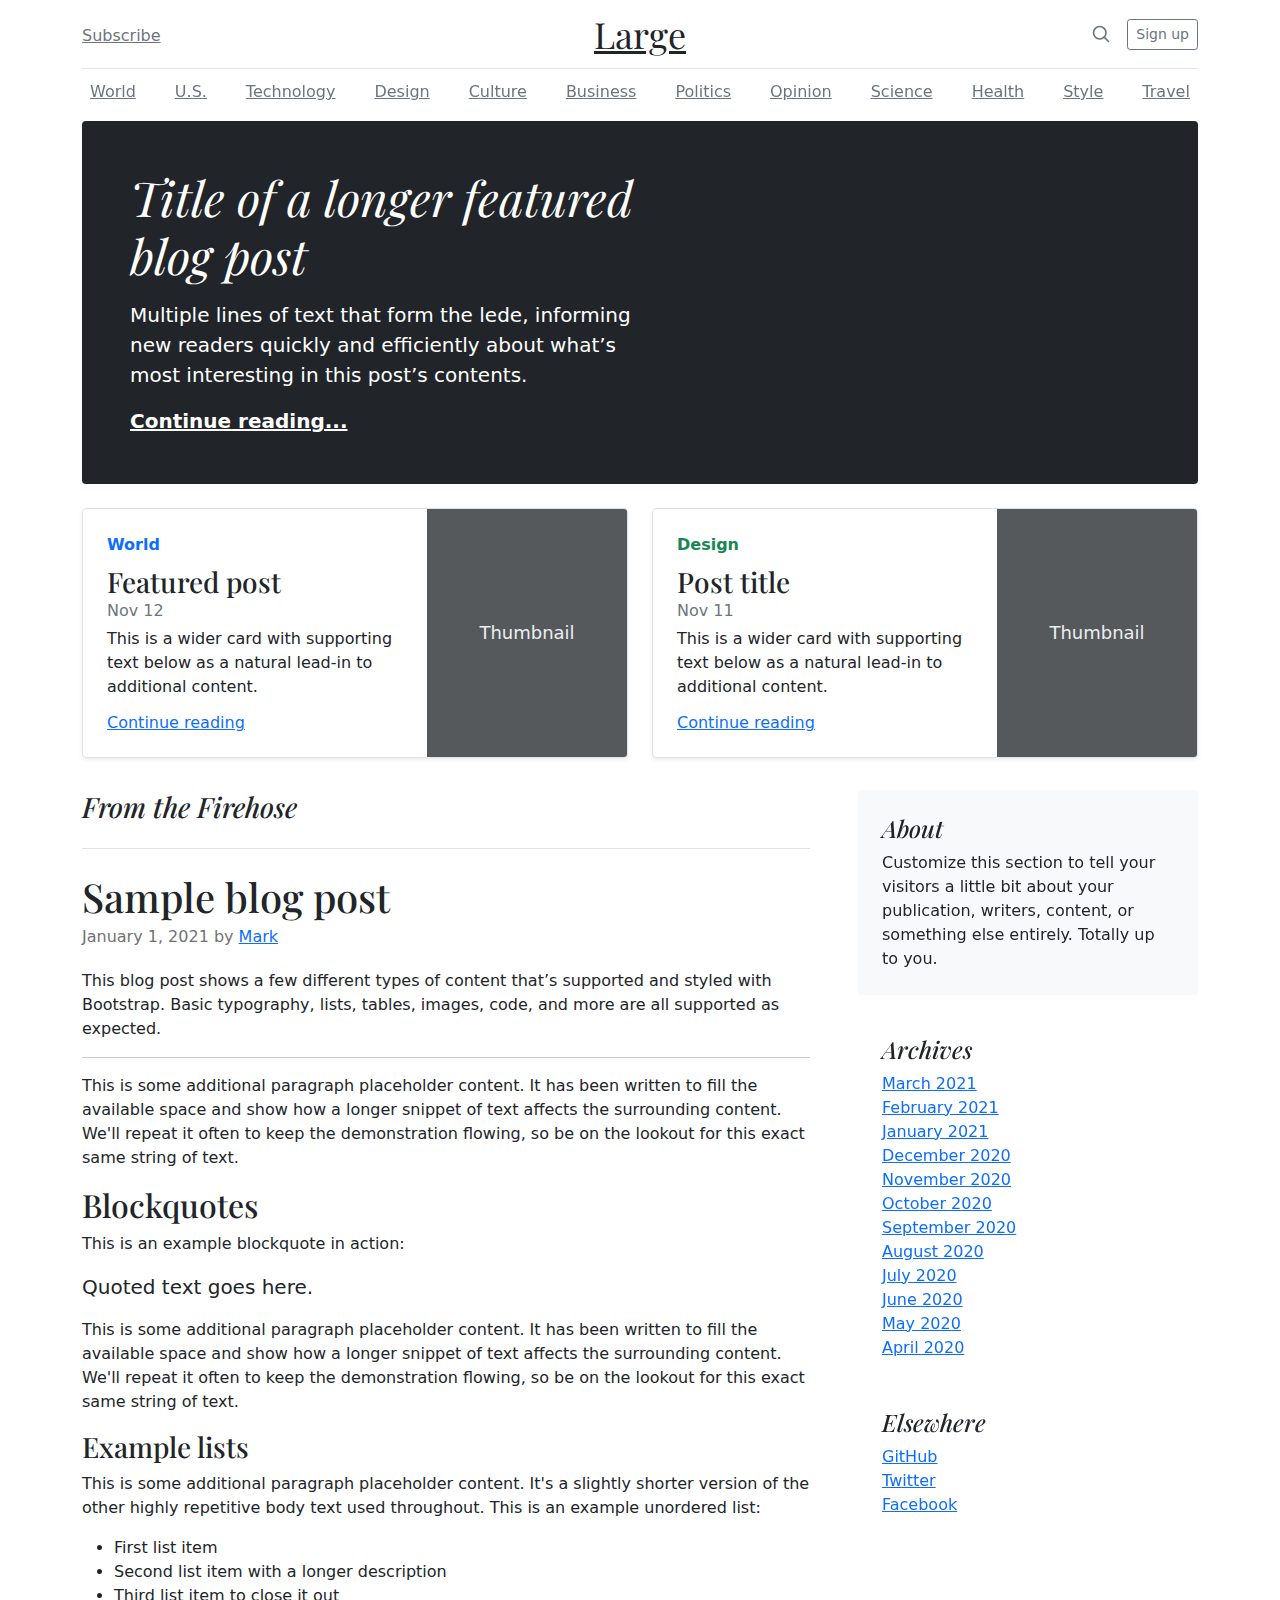
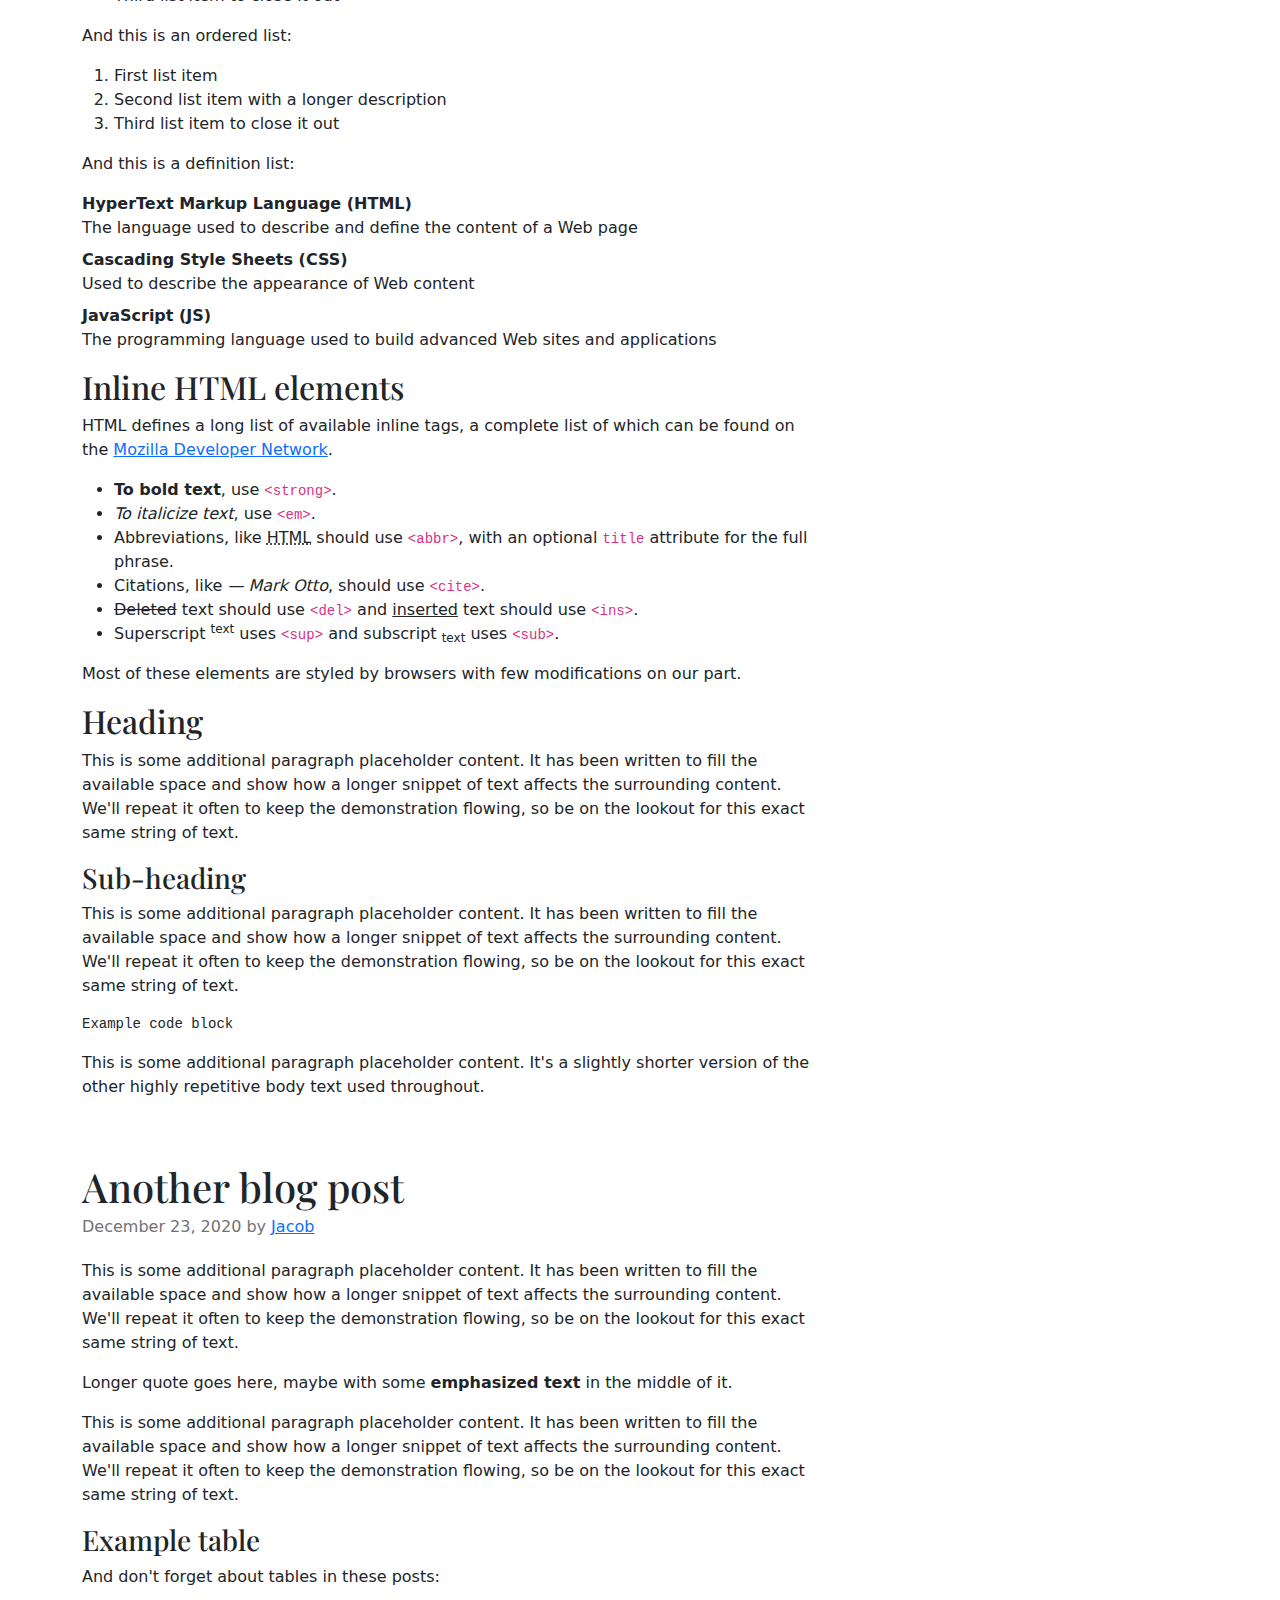
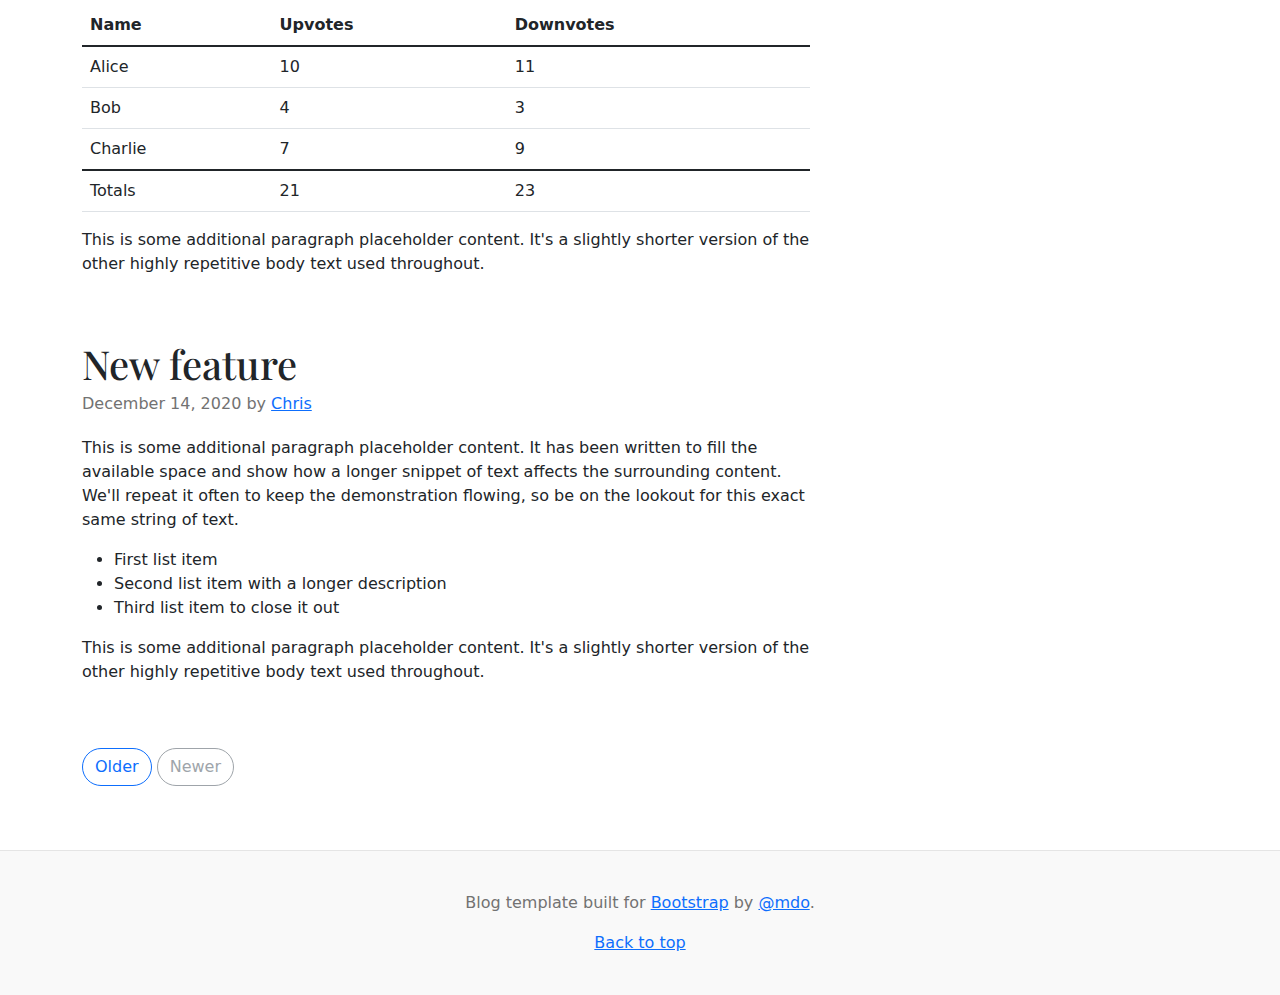
<file: blog/index.html>
<!doctype html>
<html lang="en">
  <head>
    <meta charset="utf-8">
    <meta name="viewport" content="width=device-width, initial-scale=1">
    <meta name="description" content="">
    <meta name="author" content="Mark Otto, Jacob Thornton, and Bootstrap contributors">
    <meta name="generator" content="Hugo 0.88.1">
    <title>Blog Template · Bootstrap v5.1</title>

    <link rel="canonical" href="https://getbootstrap.com/docs/5.1/examples/blog/">

    

    <!-- Bootstrap core CSS -->
<link href="../assets/dist/css/bootstrap.min.css" rel="stylesheet">

    <style>
      .bd-placeholder-img {
        font-size: 1.125rem;
        text-anchor: middle;
        -webkit-user-select: none;
        -moz-user-select: none;
        user-select: none;
      }

      @media (min-width: 768px) {
        .bd-placeholder-img-lg {
          font-size: 3.5rem;
        }
      }
    </style>

    
    <!-- Custom styles for this template -->
    <link href="https://fonts.googleapis.com/css?family=Playfair&#43;Display:700,900&amp;display=swap" rel="stylesheet">
    <!-- Custom styles for this template -->
    <link href="blog.css" rel="stylesheet">
  </head>
  <body>
    
<div class="container">
  <header class="blog-header py-3">
    <div class="row flex-nowrap justify-content-between align-items-center">
      <div class="col-4 pt-1">
        <a class="link-secondary" href="#">Subscribe</a>
      </div>
      <div class="col-4 text-center">
        <a class="blog-header-logo text-dark" href="#">Large</a>
      </div>
      <div class="col-4 d-flex justify-content-end align-items-center">
        <a class="link-secondary" href="#" aria-label="Search">
          <svg xmlns="http://www.w3.org/2000/svg" width="20" height="20" fill="none" stroke="currentColor" stroke-linecap="round" stroke-linejoin="round" stroke-width="2" class="mx-3" role="img" viewBox="0 0 24 24"><title>Search</title><circle cx="10.5" cy="10.5" r="7.5"/><path d="M21 21l-5.2-5.2"/></svg>
        </a>
        <a class="btn btn-sm btn-outline-secondary" href="#">Sign up</a>
      </div>
    </div>
  </header>

  <div class="nav-scroller py-1 mb-2">
    <nav class="nav d-flex justify-content-between">
      <a class="p-2 link-secondary" href="#">World</a>
      <a class="p-2 link-secondary" href="#">U.S.</a>
      <a class="p-2 link-secondary" href="#">Technology</a>
      <a class="p-2 link-secondary" href="#">Design</a>
      <a class="p-2 link-secondary" href="#">Culture</a>
      <a class="p-2 link-secondary" href="#">Business</a>
      <a class="p-2 link-secondary" href="#">Politics</a>
      <a class="p-2 link-secondary" href="#">Opinion</a>
      <a class="p-2 link-secondary" href="#">Science</a>
      <a class="p-2 link-secondary" href="#">Health</a>
      <a class="p-2 link-secondary" href="#">Style</a>
      <a class="p-2 link-secondary" href="#">Travel</a>
    </nav>
  </div>
</div>

<main class="container">
  <div class="p-4 p-md-5 mb-4 text-white rounded bg-dark">
    <div class="col-md-6 px-0">
      <h1 class="display-4 fst-italic">Title of a longer featured blog post</h1>
      <p class="lead my-3">Multiple lines of text that form the lede, informing new readers quickly and efficiently about what’s most interesting in this post’s contents.</p>
      <p class="lead mb-0"><a href="#" class="text-white fw-bold">Continue reading...</a></p>
    </div>
  </div>

  <div class="row mb-2">
    <div class="col-md-6">
      <div class="row g-0 border rounded overflow-hidden flex-md-row mb-4 shadow-sm h-md-250 position-relative">
        <div class="col p-4 d-flex flex-column position-static">
          <strong class="d-inline-block mb-2 text-primary">World</strong>
          <h3 class="mb-0">Featured post</h3>
          <div class="mb-1 text-muted">Nov 12</div>
          <p class="card-text mb-auto">This is a wider card with supporting text below as a natural lead-in to additional content.</p>
          <a href="#" class="stretched-link">Continue reading</a>
        </div>
        <div class="col-auto d-none d-lg-block">
          <svg class="bd-placeholder-img" width="200" height="250" xmlns="http://www.w3.org/2000/svg" role="img" aria-label="Placeholder: Thumbnail" preserveAspectRatio="xMidYMid slice" focusable="false"><title>Placeholder</title><rect width="100%" height="100%" fill="#55595c"/><text x="50%" y="50%" fill="#eceeef" dy=".3em">Thumbnail</text></svg>

        </div>
      </div>
    </div>
    <div class="col-md-6">
      <div class="row g-0 border rounded overflow-hidden flex-md-row mb-4 shadow-sm h-md-250 position-relative">
        <div class="col p-4 d-flex flex-column position-static">
          <strong class="d-inline-block mb-2 text-success">Design</strong>
          <h3 class="mb-0">Post title</h3>
          <div class="mb-1 text-muted">Nov 11</div>
          <p class="mb-auto">This is a wider card with supporting text below as a natural lead-in to additional content.</p>
          <a href="#" class="stretched-link">Continue reading</a>
        </div>
        <div class="col-auto d-none d-lg-block">
          <svg class="bd-placeholder-img" width="200" height="250" xmlns="http://www.w3.org/2000/svg" role="img" aria-label="Placeholder: Thumbnail" preserveAspectRatio="xMidYMid slice" focusable="false"><title>Placeholder</title><rect width="100%" height="100%" fill="#55595c"/><text x="50%" y="50%" fill="#eceeef" dy=".3em">Thumbnail</text></svg>

        </div>
      </div>
    </div>
  </div>

  <div class="row g-5">
    <div class="col-md-8">
      <h3 class="pb-4 mb-4 fst-italic border-bottom">
        From the Firehose
      </h3>

      <article class="blog-post">
        <h2 class="blog-post-title">Sample blog post</h2>
        <p class="blog-post-meta">January 1, 2021 by <a href="#">Mark</a></p>

        <p>This blog post shows a few different types of content that’s supported and styled with Bootstrap. Basic typography, lists, tables, images, code, and more are all supported as expected.</p>
        <hr>
        <p>This is some additional paragraph placeholder content. It has been written to fill the available space and show how a longer snippet of text affects the surrounding content. We'll repeat it often to keep the demonstration flowing, so be on the lookout for this exact same string of text.</p>
        <h2>Blockquotes</h2>
        <p>This is an example blockquote in action:</p>
        <blockquote class="blockquote">
          <p>Quoted text goes here.</p>
        </blockquote>
        <p>This is some additional paragraph placeholder content. It has been written to fill the available space and show how a longer snippet of text affects the surrounding content. We'll repeat it often to keep the demonstration flowing, so be on the lookout for this exact same string of text.</p>
        <h3>Example lists</h3>
        <p>This is some additional paragraph placeholder content. It's a slightly shorter version of the other highly repetitive body text used throughout. This is an example unordered list:</p>
        <ul>
          <li>First list item</li>
          <li>Second list item with a longer description</li>
          <li>Third list item to close it out</li>
        </ul>
        <p>And this is an ordered list:</p>
        <ol>
          <li>First list item</li>
          <li>Second list item with a longer description</li>
          <li>Third list item to close it out</li>
        </ol>
        <p>And this is a definition list:</p>
        <dl>
          <dt>HyperText Markup Language (HTML)</dt>
          <dd>The language used to describe and define the content of a Web page</dd>
          <dt>Cascading Style Sheets (CSS)</dt>
          <dd>Used to describe the appearance of Web content</dd>
          <dt>JavaScript (JS)</dt>
          <dd>The programming language used to build advanced Web sites and applications</dd>
        </dl>
        <h2>Inline HTML elements</h2>
        <p>HTML defines a long list of available inline tags, a complete list of which can be found on the <a href="https://developer.mozilla.org/en-US/docs/Web/HTML/Element">Mozilla Developer Network</a>.</p>
        <ul>
          <li><strong>To bold text</strong>, use <code class="language-plaintext highlighter-rouge">&lt;strong&gt;</code>.</li>
          <li><em>To italicize text</em>, use <code class="language-plaintext highlighter-rouge">&lt;em&gt;</code>.</li>
          <li>Abbreviations, like <abbr title="HyperText Markup Langage">HTML</abbr> should use <code class="language-plaintext highlighter-rouge">&lt;abbr&gt;</code>, with an optional <code class="language-plaintext highlighter-rouge">title</code> attribute for the full phrase.</li>
          <li>Citations, like <cite>— Mark Otto</cite>, should use <code class="language-plaintext highlighter-rouge">&lt;cite&gt;</code>.</li>
          <li><del>Deleted</del> text should use <code class="language-plaintext highlighter-rouge">&lt;del&gt;</code> and <ins>inserted</ins> text should use <code class="language-plaintext highlighter-rouge">&lt;ins&gt;</code>.</li>
          <li>Superscript <sup>text</sup> uses <code class="language-plaintext highlighter-rouge">&lt;sup&gt;</code> and subscript <sub>text</sub> uses <code class="language-plaintext highlighter-rouge">&lt;sub&gt;</code>.</li>
        </ul>
        <p>Most of these elements are styled by browsers with few modifications on our part.</p>
        <h2>Heading</h2>
        <p>This is some additional paragraph placeholder content. It has been written to fill the available space and show how a longer snippet of text affects the surrounding content. We'll repeat it often to keep the demonstration flowing, so be on the lookout for this exact same string of text.</p>
        <h3>Sub-heading</h3>
        <p>This is some additional paragraph placeholder content. It has been written to fill the available space and show how a longer snippet of text affects the surrounding content. We'll repeat it often to keep the demonstration flowing, so be on the lookout for this exact same string of text.</p>
        <pre><code>Example code block</code></pre>
        <p>This is some additional paragraph placeholder content. It's a slightly shorter version of the other highly repetitive body text used throughout.</p>
      </article>

      <article class="blog-post">
        <h2 class="blog-post-title">Another blog post</h2>
        <p class="blog-post-meta">December 23, 2020 by <a href="#">Jacob</a></p>

        <p>This is some additional paragraph placeholder content. It has been written to fill the available space and show how a longer snippet of text affects the surrounding content. We'll repeat it often to keep the demonstration flowing, so be on the lookout for this exact same string of text.</p>
        <blockquote>
          <p>Longer quote goes here, maybe with some <strong>emphasized text</strong> in the middle of it.</p>
        </blockquote>
        <p>This is some additional paragraph placeholder content. It has been written to fill the available space and show how a longer snippet of text affects the surrounding content. We'll repeat it often to keep the demonstration flowing, so be on the lookout for this exact same string of text.</p>
        <h3>Example table</h3>
        <p>And don't forget about tables in these posts:</p>
        <table class="table">
          <thead>
            <tr>
              <th>Name</th>
              <th>Upvotes</th>
              <th>Downvotes</th>
            </tr>
          </thead>
          <tbody>
            <tr>
              <td>Alice</td>
              <td>10</td>
              <td>11</td>
            </tr>
            <tr>
              <td>Bob</td>
              <td>4</td>
              <td>3</td>
            </tr>
            <tr>
              <td>Charlie</td>
              <td>7</td>
              <td>9</td>
            </tr>
          </tbody>
          <tfoot>
            <tr>
              <td>Totals</td>
              <td>21</td>
              <td>23</td>
            </tr>
          </tfoot>
        </table>

        <p>This is some additional paragraph placeholder content. It's a slightly shorter version of the other highly repetitive body text used throughout.</p>
      </article>

      <article class="blog-post">
        <h2 class="blog-post-title">New feature</h2>
        <p class="blog-post-meta">December 14, 2020 by <a href="#">Chris</a></p>

        <p>This is some additional paragraph placeholder content. It has been written to fill the available space and show how a longer snippet of text affects the surrounding content. We'll repeat it often to keep the demonstration flowing, so be on the lookout for this exact same string of text.</p>
        <ul>
          <li>First list item</li>
          <li>Second list item with a longer description</li>
          <li>Third list item to close it out</li>
        </ul>
        <p>This is some additional paragraph placeholder content. It's a slightly shorter version of the other highly repetitive body text used throughout.</p>
      </article>

      <nav class="blog-pagination" aria-label="Pagination">
        <a class="btn btn-outline-primary" href="#">Older</a>
        <a class="btn btn-outline-secondary disabled">Newer</a>
      </nav>

    </div>

    <div class="col-md-4">
      <div class="position-sticky" style="top: 2rem;">
        <div class="p-4 mb-3 bg-light rounded">
          <h4 class="fst-italic">About</h4>
          <p class="mb-0">Customize this section to tell your visitors a little bit about your publication, writers, content, or something else entirely. Totally up to you.</p>
        </div>

        <div class="p-4">
          <h4 class="fst-italic">Archives</h4>
          <ol class="list-unstyled mb-0">
            <li><a href="#">March 2021</a></li>
            <li><a href="#">February 2021</a></li>
            <li><a href="#">January 2021</a></li>
            <li><a href="#">December 2020</a></li>
            <li><a href="#">November 2020</a></li>
            <li><a href="#">October 2020</a></li>
            <li><a href="#">September 2020</a></li>
            <li><a href="#">August 2020</a></li>
            <li><a href="#">July 2020</a></li>
            <li><a href="#">June 2020</a></li>
            <li><a href="#">May 2020</a></li>
            <li><a href="#">April 2020</a></li>
          </ol>
        </div>

        <div class="p-4">
          <h4 class="fst-italic">Elsewhere</h4>
          <ol class="list-unstyled">
            <li><a href="#">GitHub</a></li>
            <li><a href="#">Twitter</a></li>
            <li><a href="#">Facebook</a></li>
          </ol>
        </div>
      </div>
    </div>
  </div>

</main>

<footer class="blog-footer">
  <p>Blog template built for <a href="https://getbootstrap.com/">Bootstrap</a> by <a href="https://twitter.com/mdo">@mdo</a>.</p>
  <p>
    <a href="#">Back to top</a>
  </p>
</footer>


    
  </body>
</html>
</file>
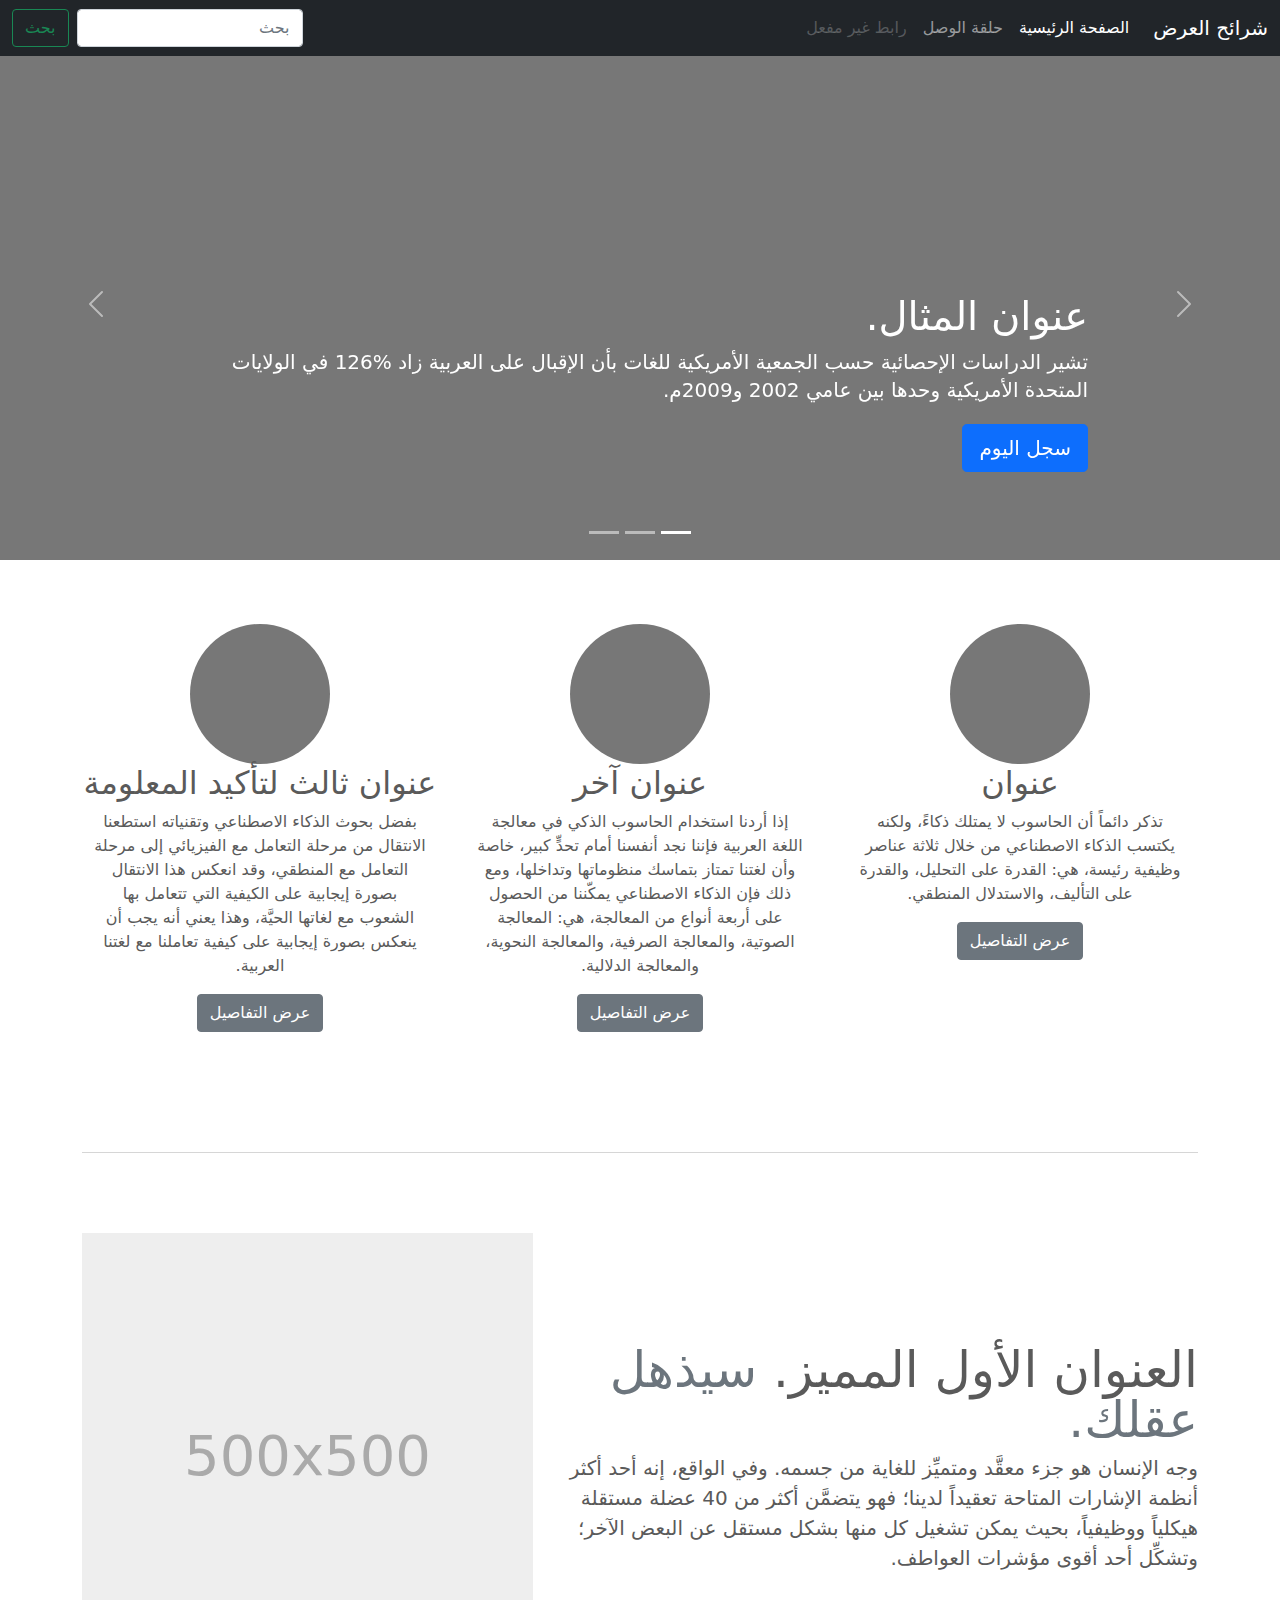
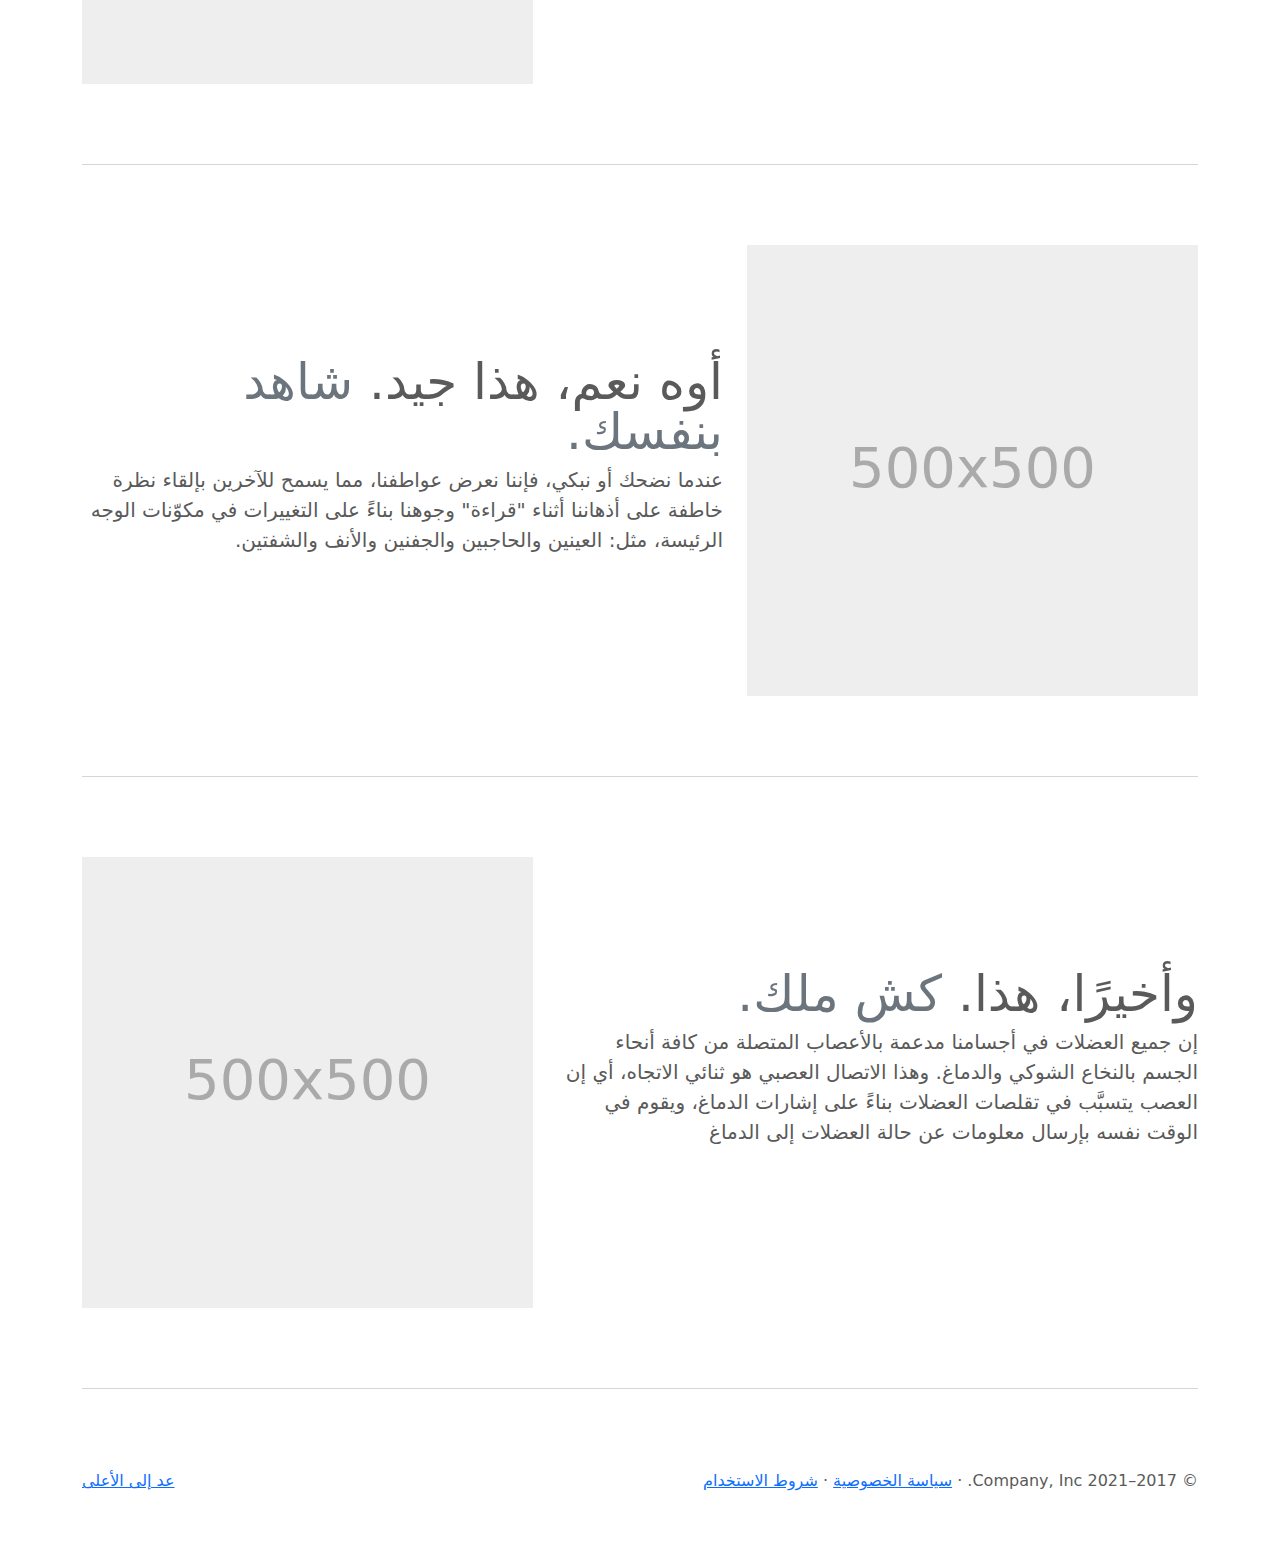
<file: carousel-rtl/index.html>
<!doctype html>
<html lang="ar" dir="rtl">
  <head>
    <meta charset="utf-8">
    <meta name="viewport" content="width=device-width, initial-scale=1">
    <meta name="description" content="">
    <meta name="author" content="Mark Otto, Jacob Thornton, and Bootstrap contributors">
    <meta name="generator" content="Hugo 0.88.1">
    <title>قالب  شرائح العرض · Bootstrap v5.1</title>

    <link rel="canonical" href="https://getbootstrap.com/docs/5.1/examples/carousel-rtl/">

    

    <!-- Bootstrap core CSS -->
<link href="../assets/dist/css/bootstrap.rtl.min.css" rel="stylesheet">

    <style>
      .bd-placeholder-img {
        font-size: 1.125rem;
        text-anchor: middle;
        -webkit-user-select: none;
        -moz-user-select: none;
        user-select: none;
      }

      @media (min-width: 768px) {
        .bd-placeholder-img-lg {
          font-size: 3.5rem;
        }
      }
    </style>

    
    <!-- Custom styles for this template -->
    <link href="../carousel/carousel.rtl.css" rel="stylesheet">
  </head>
  <body>
    
<header>
  <nav class="navbar navbar-expand-md navbar-dark fixed-top bg-dark">
    <div class="container-fluid">
      <a class="navbar-brand" href="#">شرائح العرض</a>
      <button class="navbar-toggler" type="button" data-bs-toggle="collapse" data-bs-target="#navbarCollapse" aria-controls="navbarCollapse" aria-expanded="false" aria-label="تبديل التنقل">
        <span class="navbar-toggler-icon"></span>
      </button>
      <div class="collapse navbar-collapse" id="navbarCollapse">
        <ul class="navbar-nav me-auto mb-2 mb-md-0">
          <li class="nav-item">
            <a class="nav-link active" aria-current="page" href="#">الصفحة الرئيسية</a>
          </li>
          <li class="nav-item">
            <a class="nav-link" href="#">حلقة الوصل</a>
          </li>
          <li class="nav-item">
            <a class="nav-link disabled">رابط غير مفعل</a>
          </li>
        </ul>
        <form class="d-flex">
          <input class="form-control me-2" type="search" placeholder="بحث" aria-label="بحث">
          <button class="btn btn-outline-success" type="submit">بحث</button>
        </form>
      </div>
    </div>
  </nav>
</header>

<main>

  <div id="myCarousel" class="carousel slide" data-bs-ride="carousel">
    <div class="carousel-indicators">
      <button type="button" data-bs-target="#myCarousel" data-bs-slide-to="0" class="active" aria-current="true" aria-label="Slide 1"></button>
      <button type="button" data-bs-target="#myCarousel" data-bs-slide-to="1" aria-label="Slide 2"></button>
      <button type="button" data-bs-target="#myCarousel" data-bs-slide-to="2" aria-label="Slide 3"></button>
    </div>
    <div class="carousel-inner">
      <div class="carousel-item active">
        <svg class="bd-placeholder-img" width="100%" height="100%" xmlns="http://www.w3.org/2000/svg" aria-hidden="true" preserveAspectRatio="xMidYMid slice" focusable="false"><rect width="100%" height="100%" fill="#777"/></svg>

        <div class="container">
          <div class="carousel-caption text-start">
            <h1>عنوان المثال.</h1>
            <p>تشير الدراسات الإحصائية حسب الجمعية الأمريكية للغات بأن الإقبال على العربية زاد %126 في الولايات المتحدة الأمريكية وحدها بين عامي 2002 و2009م.</p>
            <p><a class="btn btn-lg btn-primary" href="#">سجل اليوم</a></p>
          </div>
        </div>
      </div>
      <div class="carousel-item">
        <svg class="bd-placeholder-img" width="100%" height="100%" xmlns="http://www.w3.org/2000/svg" aria-hidden="true" preserveAspectRatio="xMidYMid slice" focusable="false"><rect width="100%" height="100%" fill="#777"/></svg>

        <div class="container">
          <div class="carousel-caption">
            <h1>عنوان مثال آخر.</h1>
            <p>حسب المجلس الثقافي البريطاني فإن تعليم الإنجليزية داخل بريطانيا يسهم في تعزيز اقتصادها بما يتجاوز ملياري جنيه سنوياً، كما أنه وفر أكثر من 26 ألف وظيفة.</p>
            <p><a class="btn btn-lg btn-primary" href="#">أعرف أكثر</a></p>
          </div>
        </div>
      </div>
      <div class="carousel-item">
        <svg class="bd-placeholder-img" width="100%" height="100%" xmlns="http://www.w3.org/2000/svg" aria-hidden="true" preserveAspectRatio="xMidYMid slice" focusable="false"><rect width="100%" height="100%" fill="#777"/></svg>

        <div class="container">
          <div class="carousel-caption text-end">
            <h1>واحد أكثر لقياس جيد.</h1>
            <p>الإحصاءات لحجم الاستثمار اللغوي خارج بريطانيا تتفاوت من سنة لأخرى إلا أن المدير التنفيذي للمجلس الثقافي البريطاني إدي بايرز يرى أن استثمار تعليم الإنجليزية في الخارج لا يحسب على المستوى المالي فحسب بل على المستوى السياسي أيضاً.</p>
            <p><a class="btn btn-lg btn-primary" href="#">تصفح المعرض</a></p>
          </div>
        </div>
      </div>
    </div>
    <button class="carousel-control-prev" type="button" data-bs-target="#myCarousel" data-bs-slide="prev">
      <span class="carousel-control-prev-icon" aria-hidden="true"></span>
      <span class="visually-hidden">السابق</span>
    </button>
    <button class="carousel-control-next" type="button" data-bs-target="#myCarousel" data-bs-slide="next">
      <span class="carousel-control-next-icon" aria-hidden="true"></span>
      <span class="visually-hidden">التالي</span>
    </button>
  </div>


  <!-- Marketing messaging and featurettes
  ================================================== -->
  <!-- Wrap the rest of the page in another container to center all the content. -->

  <div class="container marketing">

    <!-- Three columns of text below the carousel -->
    <div class="row">
      <div class="col-lg-4">
        <svg class="bd-placeholder-img rounded-circle" width="140" height="140" xmlns="http://www.w3.org/2000/svg" role="img" aria-label="Placeholder: 140x140" preserveAspectRatio="xMidYMid slice" focusable="false"><title>Placeholder</title><rect width="100%" height="100%" fill="#777"/><text x="50%" y="50%" fill="#777" dy=".3em">140x140</text></svg>

        <h2>عنوان</h2>
        <p>تذكر دائماً أن الحاسوب لا يمتلك ذكاءً، ولكنه يكتسب الذكاء الاصطناعي من خلال ثلاثة عناصر وظيفية رئيسة، هي: القدرة على التحليل، والقدرة على التأليف، والاستدلال المنطقي.</p>
        <p><a class="btn btn-secondary" href="#">عرض التفاصيل</a></p>
      </div><!-- /.col-lg-4 -->
      <div class="col-lg-4">
        <svg class="bd-placeholder-img rounded-circle" width="140" height="140" xmlns="http://www.w3.org/2000/svg" role="img" aria-label="Placeholder: 140x140" preserveAspectRatio="xMidYMid slice" focusable="false"><title>Placeholder</title><rect width="100%" height="100%" fill="#777"/><text x="50%" y="50%" fill="#777" dy=".3em">140x140</text></svg>

        <h2>عنوان آخر</h2>
        <p>إذا أردنا استخدام الحاسوب الذكي في معالجة اللغة العربية فإننا نجد أنفسنا أمام تحدٍّ كبير، خاصة وأن لغتنا تمتاز بتماسك منظوماتها وتداخلها، ومع ذلك فإن الذكاء الاصطناعي يمكّننا من الحصول على أربعة أنواع من المعالجة، هي: المعالجة الصوتية، والمعالجة الصرفية، والمعالجة النحوية، والمعالجة الدلالية.</p>
        <p><a class="btn btn-secondary" href="#">عرض التفاصيل</a></p>
      </div><!-- /.col-lg-4 -->
      <div class="col-lg-4">
        <svg class="bd-placeholder-img rounded-circle" width="140" height="140" xmlns="http://www.w3.org/2000/svg" role="img" aria-label="Placeholder: 140x140" preserveAspectRatio="xMidYMid slice" focusable="false"><title>Placeholder</title><rect width="100%" height="100%" fill="#777"/><text x="50%" y="50%" fill="#777" dy=".3em">140x140</text></svg>

        <h2>عنوان ثالث لتأكيد المعلومة</h2>
        <p>بفضل بحوث الذكاء الاصطناعي وتقنياته استطعنا الانتقال من مرحلة التعامل مع الفيزيائي إلى مرحلة التعامل مع المنطقي، وقد انعكس هذا الانتقال بصورة إيجابية على الكيفية التي تتعامل بها الشعوب مع لغاتها الحيَّة، وهذا يعني أنه يجب أن ينعكس بصورة إيجابية على كيفية تعاملنا مع لغتنا العربية.</p>
        <p><a class="btn btn-secondary" href="#">عرض التفاصيل</a></p>
      </div><!-- /.col-lg-4 -->
    </div><!-- /.row -->


    <!-- START THE FEATURETTES -->

    <hr class="featurette-divider">

    <div class="row featurette">
      <div class="col-md-7">
        <h2 class="featurette-heading">العنوان الأول المميز. <span class="text-muted"> سيذهل عقلك. </span></h2>
        <p class="lead">وجه الإنسان هو جزء معقَّد ومتميِّز للغاية من جسمه. وفي الواقع، إنه أحد أكثر أنظمة الإشارات المتاحة تعقيداً لدينا؛ فهو يتضمَّن أكثر من 40 عضلة مستقلة هيكلياً ووظيفياً، بحيث يمكن تشغيل كل منها بشكل مستقل عن البعض الآخر؛ وتشكِّل أحد أقوى مؤشرات العواطف.</p>
      </div>
      <div class="col-md-5">
        <svg class="bd-placeholder-img bd-placeholder-img-lg featurette-image img-fluid mx-auto" width="500" height="500" xmlns="http://www.w3.org/2000/svg" role="img" aria-label="Placeholder: 500x500" preserveAspectRatio="xMidYMid slice" focusable="false"><title>Placeholder</title><rect width="100%" height="100%" fill="#eee"/><text x="50%" y="50%" fill="#aaa" dy=".3em">500x500</text></svg>

      </div>
    </div>

    <hr class="featurette-divider">

    <div class="row featurette">
      <div class="col-md-7 order-md-2">
        <h2 class="featurette-heading">أوه نعم، هذا جيد. <span class="text-muted"> شاهد بنفسك. </span></h2>
        <p class="lead">عندما نضحك أو نبكي، فإننا نعرض عواطفنا، مما يسمح للآخرين بإلقاء نظرة خاطفة على أذهاننا أثناء "قراءة" وجوهنا بناءً على التغييرات في مكوّنات الوجه الرئيسة، مثل: العينين والحاجبين والجفنين والأنف والشفتين.</p>
      </div>
      <div class="col-md-5 order-md-1">
        <svg class="bd-placeholder-img bd-placeholder-img-lg featurette-image img-fluid mx-auto" width="500" height="500" xmlns="http://www.w3.org/2000/svg" role="img" aria-label="Placeholder: 500x500" preserveAspectRatio="xMidYMid slice" focusable="false"><title>Placeholder</title><rect width="100%" height="100%" fill="#eee"/><text x="50%" y="50%" fill="#aaa" dy=".3em">500x500</text></svg>

      </div>
    </div>

    <hr class="featurette-divider">

    <div class="row featurette">
      <div class="col-md-7">
        <h2 class="featurette-heading">وأخيرًا، هذا. <span class="text-muted"> كش ملك. </span></h2>
        <p class="lead">إن جميع العضلات في أجسامنا مدعمة بالأعصاب المتصلة من كافة أنحاء الجسم بالنخاع الشوكي والدماغ. وهذا الاتصال العصبي هو ثنائي الاتجاه، أي إن العصب يتسبَّب في تقلصات العضلات بناءً على إشارات الدماغ، ويقوم في الوقت نفسه بإرسال معلومات عن حالة العضلات إلى الدماغ</p>
      </div>
      <div class="col-md-5">
        <svg class="bd-placeholder-img bd-placeholder-img-lg featurette-image img-fluid mx-auto" width="500" height="500" xmlns="http://www.w3.org/2000/svg" role="img" aria-label="Placeholder: 500x500" preserveAspectRatio="xMidYMid slice" focusable="false"><title>Placeholder</title><rect width="100%" height="100%" fill="#eee"/><text x="50%" y="50%" fill="#aaa" dy=".3em">500x500</text></svg>

      </div>
    </div>

    <hr class="featurette-divider">

    <!-- /END THE FEATURETTES -->

  </div><!-- /.container -->


  <!-- FOOTER -->
  <footer class="container">
    <p class="float-end"><a href="#">عد إلى الأعلى</a></p>
    <p>&copy; 2017–2021 Company, Inc. &middot; <a href="#">سياسة الخصوصية</a> &middot; <a href="#">شروط الاستخدام</a></p>
  </footer>
</main>


    <script src="../assets/dist/js/bootstrap.bundle.min.js"></script>

      
  </body>
</html>
</file>
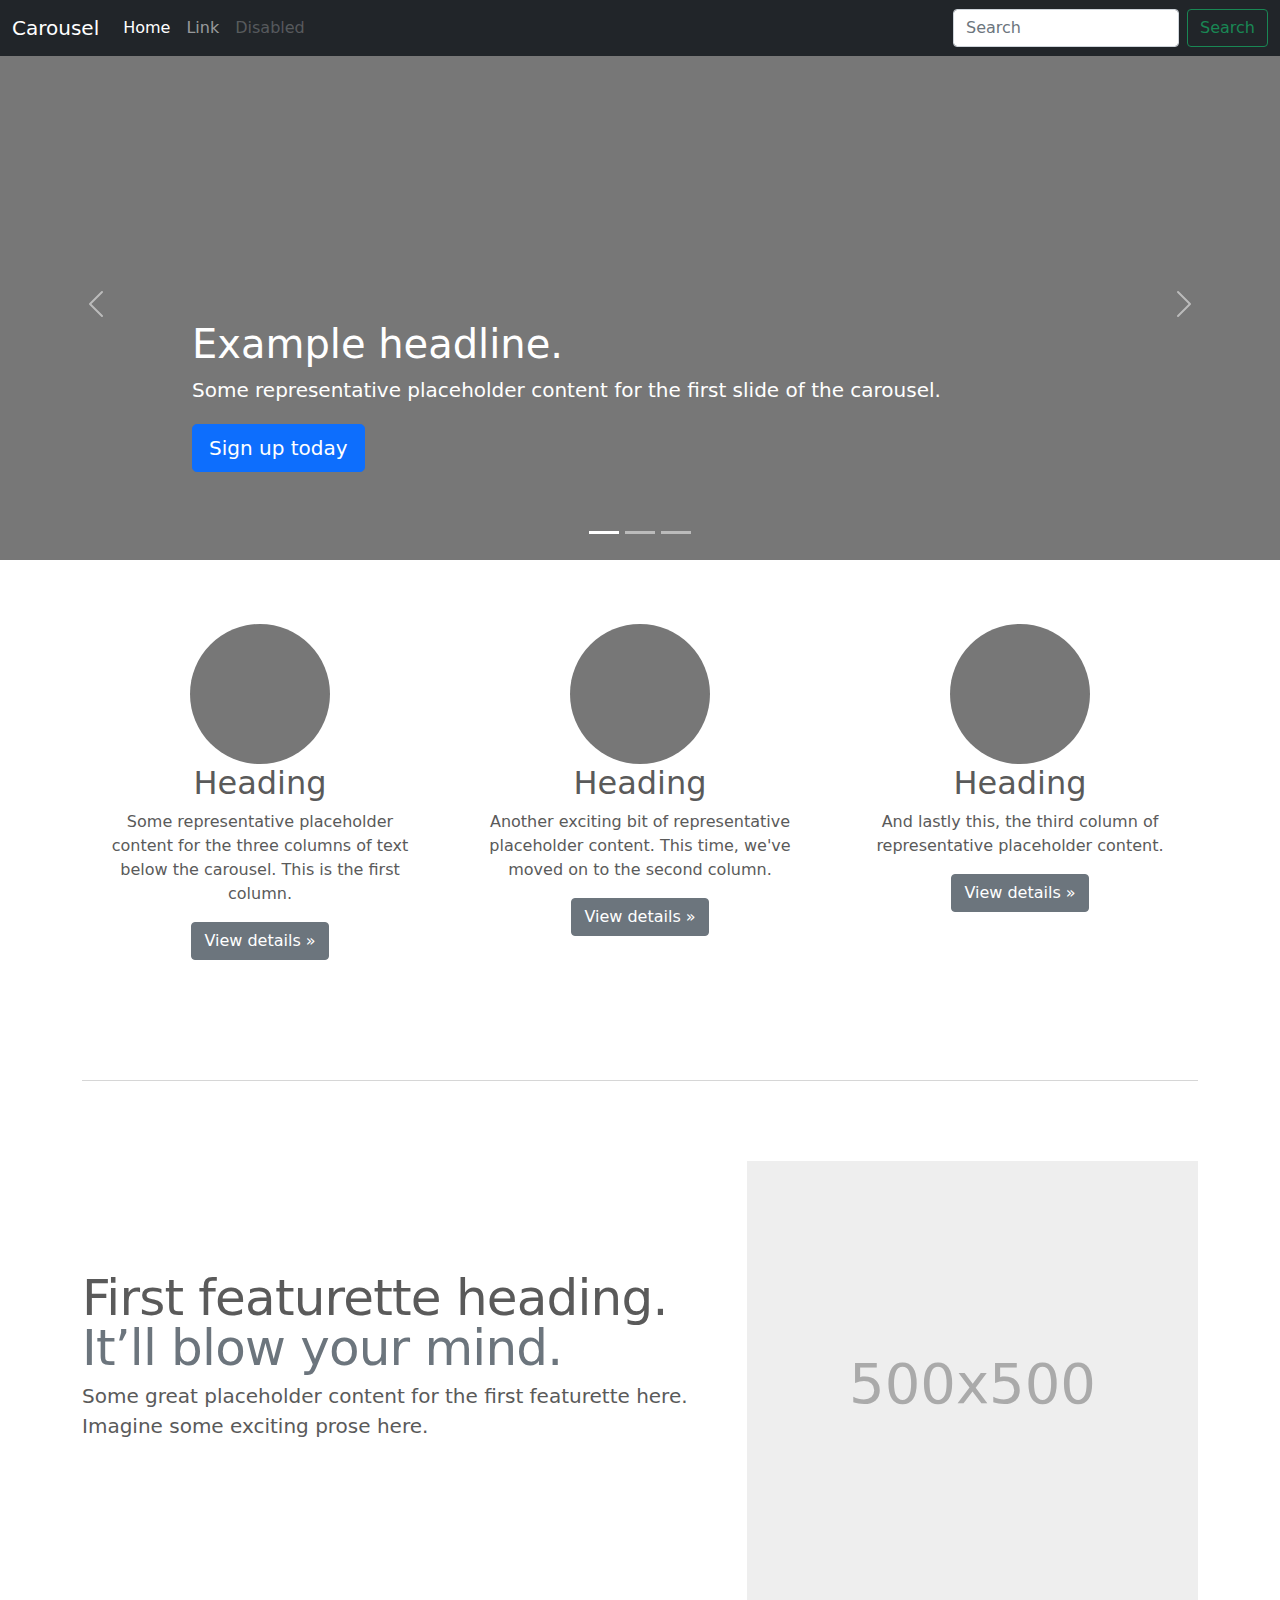
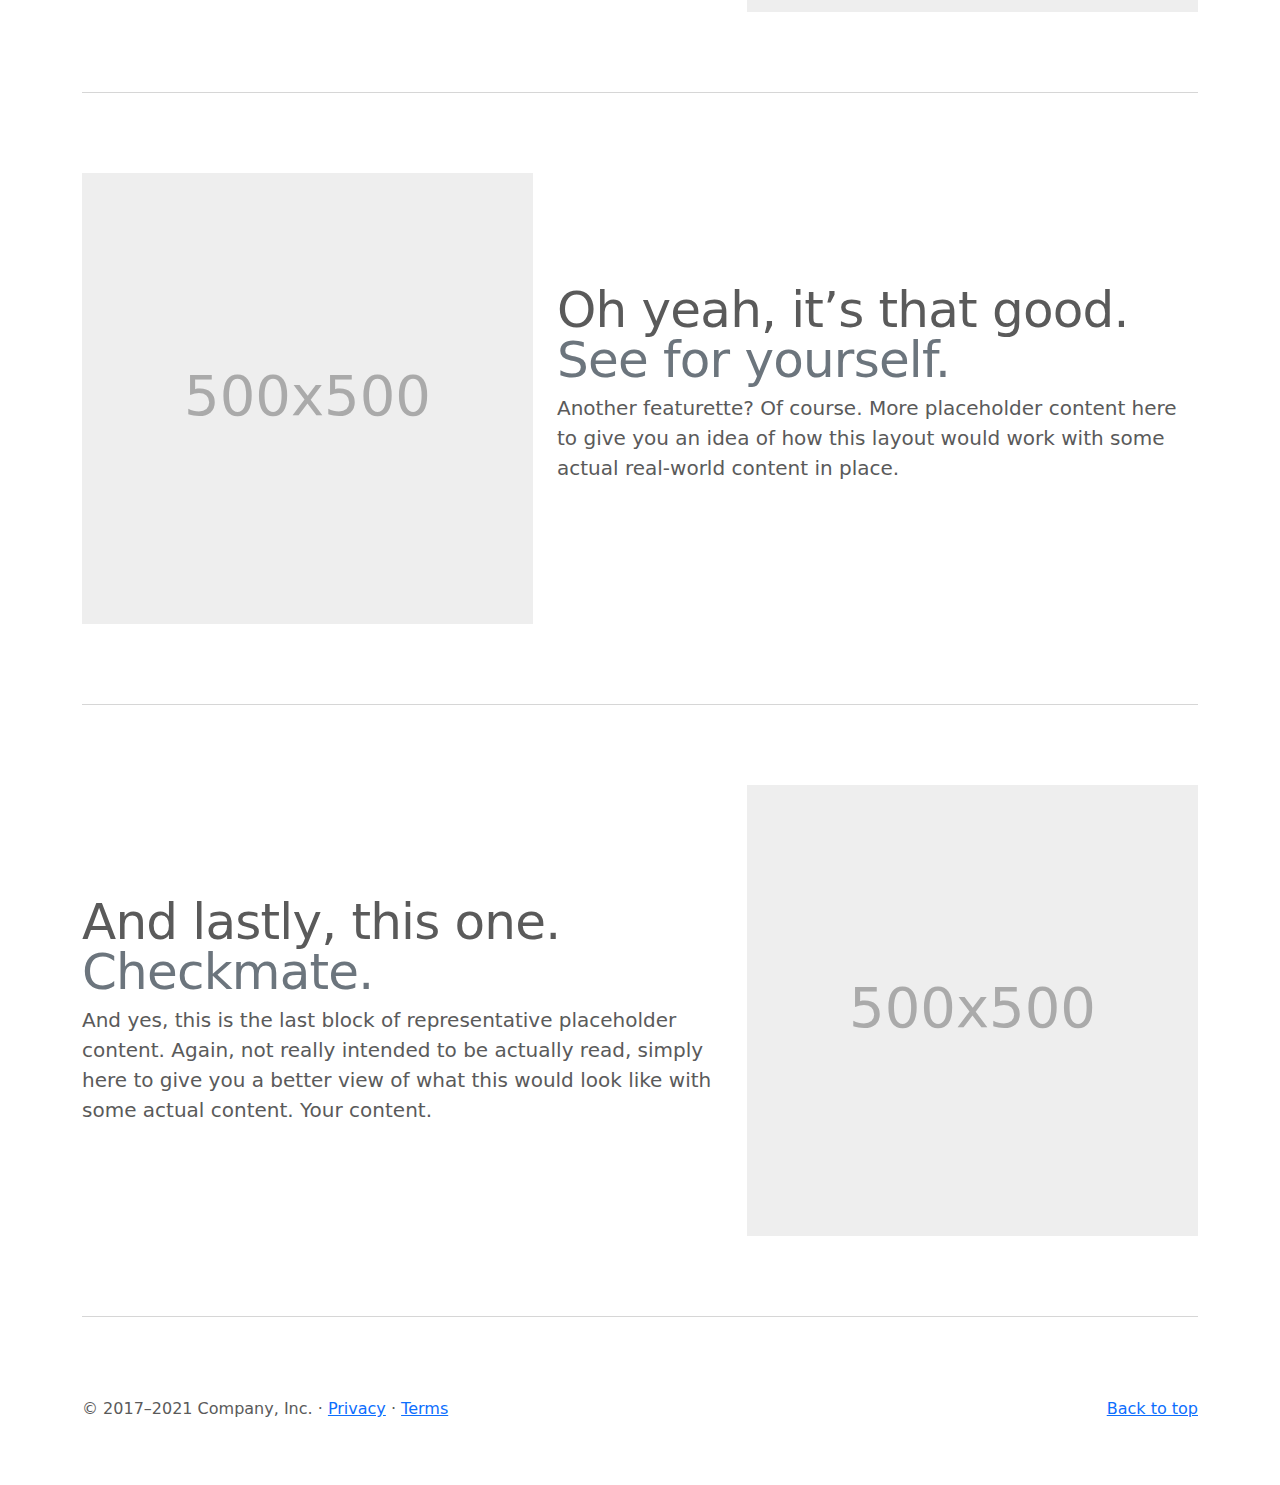
<file: carousel/index.html>
<!doctype html>
<html lang="en">
  <head>
    <meta charset="utf-8">
    <meta name="viewport" content="width=device-width, initial-scale=1">
    <meta name="description" content="">
    <meta name="author" content="Mark Otto, Jacob Thornton, and Bootstrap contributors">
    <meta name="generator" content="Hugo 0.88.1">
    <title>Carousel Template · Bootstrap v5.1</title>

    <link rel="canonical" href="https://getbootstrap.com/docs/5.1/examples/carousel/">

    

    <!-- Bootstrap core CSS -->
<link href="../assets/dist/css/bootstrap.min.css" rel="stylesheet">

    <style>
      .bd-placeholder-img {
        font-size: 1.125rem;
        text-anchor: middle;
        -webkit-user-select: none;
        -moz-user-select: none;
        user-select: none;
      }

      @media (min-width: 768px) {
        .bd-placeholder-img-lg {
          font-size: 3.5rem;
        }
      }
    </style>

    
    <!-- Custom styles for this template -->
    <link href="carousel.css" rel="stylesheet">
  </head>
  <body>
    
<header>
  <nav class="navbar navbar-expand-md navbar-dark fixed-top bg-dark">
    <div class="container-fluid">
      <a class="navbar-brand" href="#">Carousel</a>
      <button class="navbar-toggler" type="button" data-bs-toggle="collapse" data-bs-target="#navbarCollapse" aria-controls="navbarCollapse" aria-expanded="false" aria-label="Toggle navigation">
        <span class="navbar-toggler-icon"></span>
      </button>
      <div class="collapse navbar-collapse" id="navbarCollapse">
        <ul class="navbar-nav me-auto mb-2 mb-md-0">
          <li class="nav-item">
            <a class="nav-link active" aria-current="page" href="#">Home</a>
          </li>
          <li class="nav-item">
            <a class="nav-link" href="#">Link</a>
          </li>
          <li class="nav-item">
            <a class="nav-link disabled">Disabled</a>
          </li>
        </ul>
        <form class="d-flex">
          <input class="form-control me-2" type="search" placeholder="Search" aria-label="Search">
          <button class="btn btn-outline-success" type="submit">Search</button>
        </form>
      </div>
    </div>
  </nav>
</header>

<main>

  <div id="myCarousel" class="carousel slide" data-bs-ride="carousel">
    <div class="carousel-indicators">
      <button type="button" data-bs-target="#myCarousel" data-bs-slide-to="0" class="active" aria-current="true" aria-label="Slide 1"></button>
      <button type="button" data-bs-target="#myCarousel" data-bs-slide-to="1" aria-label="Slide 2"></button>
      <button type="button" data-bs-target="#myCarousel" data-bs-slide-to="2" aria-label="Slide 3"></button>
    </div>
    <div class="carousel-inner">
      <div class="carousel-item active">
        <svg class="bd-placeholder-img" width="100%" height="100%" xmlns="http://www.w3.org/2000/svg" aria-hidden="true" preserveAspectRatio="xMidYMid slice" focusable="false"><rect width="100%" height="100%" fill="#777"/></svg>

        <div class="container">
          <div class="carousel-caption text-start">
            <h1>Example headline.</h1>
            <p>Some representative placeholder content for the first slide of the carousel.</p>
            <p><a class="btn btn-lg btn-primary" href="#">Sign up today</a></p>
          </div>
        </div>
      </div>
      <div class="carousel-item">
        <svg class="bd-placeholder-img" width="100%" height="100%" xmlns="http://www.w3.org/2000/svg" aria-hidden="true" preserveAspectRatio="xMidYMid slice" focusable="false"><rect width="100%" height="100%" fill="#777"/></svg>

        <div class="container">
          <div class="carousel-caption">
            <h1>Another example headline.</h1>
            <p>Some representative placeholder content for the second slide of the carousel.</p>
            <p><a class="btn btn-lg btn-primary" href="#">Learn more</a></p>
          </div>
        </div>
      </div>
      <div class="carousel-item">
        <svg class="bd-placeholder-img" width="100%" height="100%" xmlns="http://www.w3.org/2000/svg" aria-hidden="true" preserveAspectRatio="xMidYMid slice" focusable="false"><rect width="100%" height="100%" fill="#777"/></svg>

        <div class="container">
          <div class="carousel-caption text-end">
            <h1>One more for good measure.</h1>
            <p>Some representative placeholder content for the third slide of this carousel.</p>
            <p><a class="btn btn-lg btn-primary" href="#">Browse gallery</a></p>
          </div>
        </div>
      </div>
    </div>
    <button class="carousel-control-prev" type="button" data-bs-target="#myCarousel" data-bs-slide="prev">
      <span class="carousel-control-prev-icon" aria-hidden="true"></span>
      <span class="visually-hidden">Previous</span>
    </button>
    <button class="carousel-control-next" type="button" data-bs-target="#myCarousel" data-bs-slide="next">
      <span class="carousel-control-next-icon" aria-hidden="true"></span>
      <span class="visually-hidden">Next</span>
    </button>
  </div>


  <!-- Marketing messaging and featurettes
  ================================================== -->
  <!-- Wrap the rest of the page in another container to center all the content. -->

  <div class="container marketing">

    <!-- Three columns of text below the carousel -->
    <div class="row">
      <div class="col-lg-4">
        <svg class="bd-placeholder-img rounded-circle" width="140" height="140" xmlns="http://www.w3.org/2000/svg" role="img" aria-label="Placeholder: 140x140" preserveAspectRatio="xMidYMid slice" focusable="false"><title>Placeholder</title><rect width="100%" height="100%" fill="#777"/><text x="50%" y="50%" fill="#777" dy=".3em">140x140</text></svg>

        <h2>Heading</h2>
        <p>Some representative placeholder content for the three columns of text below the carousel. This is the first column.</p>
        <p><a class="btn btn-secondary" href="#">View details &raquo;</a></p>
      </div><!-- /.col-lg-4 -->
      <div class="col-lg-4">
        <svg class="bd-placeholder-img rounded-circle" width="140" height="140" xmlns="http://www.w3.org/2000/svg" role="img" aria-label="Placeholder: 140x140" preserveAspectRatio="xMidYMid slice" focusable="false"><title>Placeholder</title><rect width="100%" height="100%" fill="#777"/><text x="50%" y="50%" fill="#777" dy=".3em">140x140</text></svg>

        <h2>Heading</h2>
        <p>Another exciting bit of representative placeholder content. This time, we've moved on to the second column.</p>
        <p><a class="btn btn-secondary" href="#">View details &raquo;</a></p>
      </div><!-- /.col-lg-4 -->
      <div class="col-lg-4">
        <svg class="bd-placeholder-img rounded-circle" width="140" height="140" xmlns="http://www.w3.org/2000/svg" role="img" aria-label="Placeholder: 140x140" preserveAspectRatio="xMidYMid slice" focusable="false"><title>Placeholder</title><rect width="100%" height="100%" fill="#777"/><text x="50%" y="50%" fill="#777" dy=".3em">140x140</text></svg>

        <h2>Heading</h2>
        <p>And lastly this, the third column of representative placeholder content.</p>
        <p><a class="btn btn-secondary" href="#">View details &raquo;</a></p>
      </div><!-- /.col-lg-4 -->
    </div><!-- /.row -->


    <!-- START THE FEATURETTES -->

    <hr class="featurette-divider">

    <div class="row featurette">
      <div class="col-md-7">
        <h2 class="featurette-heading">First featurette heading. <span class="text-muted">It’ll blow your mind.</span></h2>
        <p class="lead">Some great placeholder content for the first featurette here. Imagine some exciting prose here.</p>
      </div>
      <div class="col-md-5">
        <svg class="bd-placeholder-img bd-placeholder-img-lg featurette-image img-fluid mx-auto" width="500" height="500" xmlns="http://www.w3.org/2000/svg" role="img" aria-label="Placeholder: 500x500" preserveAspectRatio="xMidYMid slice" focusable="false"><title>Placeholder</title><rect width="100%" height="100%" fill="#eee"/><text x="50%" y="50%" fill="#aaa" dy=".3em">500x500</text></svg>

      </div>
    </div>

    <hr class="featurette-divider">

    <div class="row featurette">
      <div class="col-md-7 order-md-2">
        <h2 class="featurette-heading">Oh yeah, it’s that good. <span class="text-muted">See for yourself.</span></h2>
        <p class="lead">Another featurette? Of course. More placeholder content here to give you an idea of how this layout would work with some actual real-world content in place.</p>
      </div>
      <div class="col-md-5 order-md-1">
        <svg class="bd-placeholder-img bd-placeholder-img-lg featurette-image img-fluid mx-auto" width="500" height="500" xmlns="http://www.w3.org/2000/svg" role="img" aria-label="Placeholder: 500x500" preserveAspectRatio="xMidYMid slice" focusable="false"><title>Placeholder</title><rect width="100%" height="100%" fill="#eee"/><text x="50%" y="50%" fill="#aaa" dy=".3em">500x500</text></svg>

      </div>
    </div>

    <hr class="featurette-divider">

    <div class="row featurette">
      <div class="col-md-7">
        <h2 class="featurette-heading">And lastly, this one. <span class="text-muted">Checkmate.</span></h2>
        <p class="lead">And yes, this is the last block of representative placeholder content. Again, not really intended to be actually read, simply here to give you a better view of what this would look like with some actual content. Your content.</p>
      </div>
      <div class="col-md-5">
        <svg class="bd-placeholder-img bd-placeholder-img-lg featurette-image img-fluid mx-auto" width="500" height="500" xmlns="http://www.w3.org/2000/svg" role="img" aria-label="Placeholder: 500x500" preserveAspectRatio="xMidYMid slice" focusable="false"><title>Placeholder</title><rect width="100%" height="100%" fill="#eee"/><text x="50%" y="50%" fill="#aaa" dy=".3em">500x500</text></svg>

      </div>
    </div>

    <hr class="featurette-divider">

    <!-- /END THE FEATURETTES -->

  </div><!-- /.container -->


  <!-- FOOTER -->
  <footer class="container">
    <p class="float-end"><a href="#">Back to top</a></p>
    <p>&copy; 2017–2021 Company, Inc. &middot; <a href="#">Privacy</a> &middot; <a href="#">Terms</a></p>
  </footer>
</main>


    <script src="../assets/dist/js/bootstrap.bundle.min.js"></script>

      
  </body>
</html>
</file>
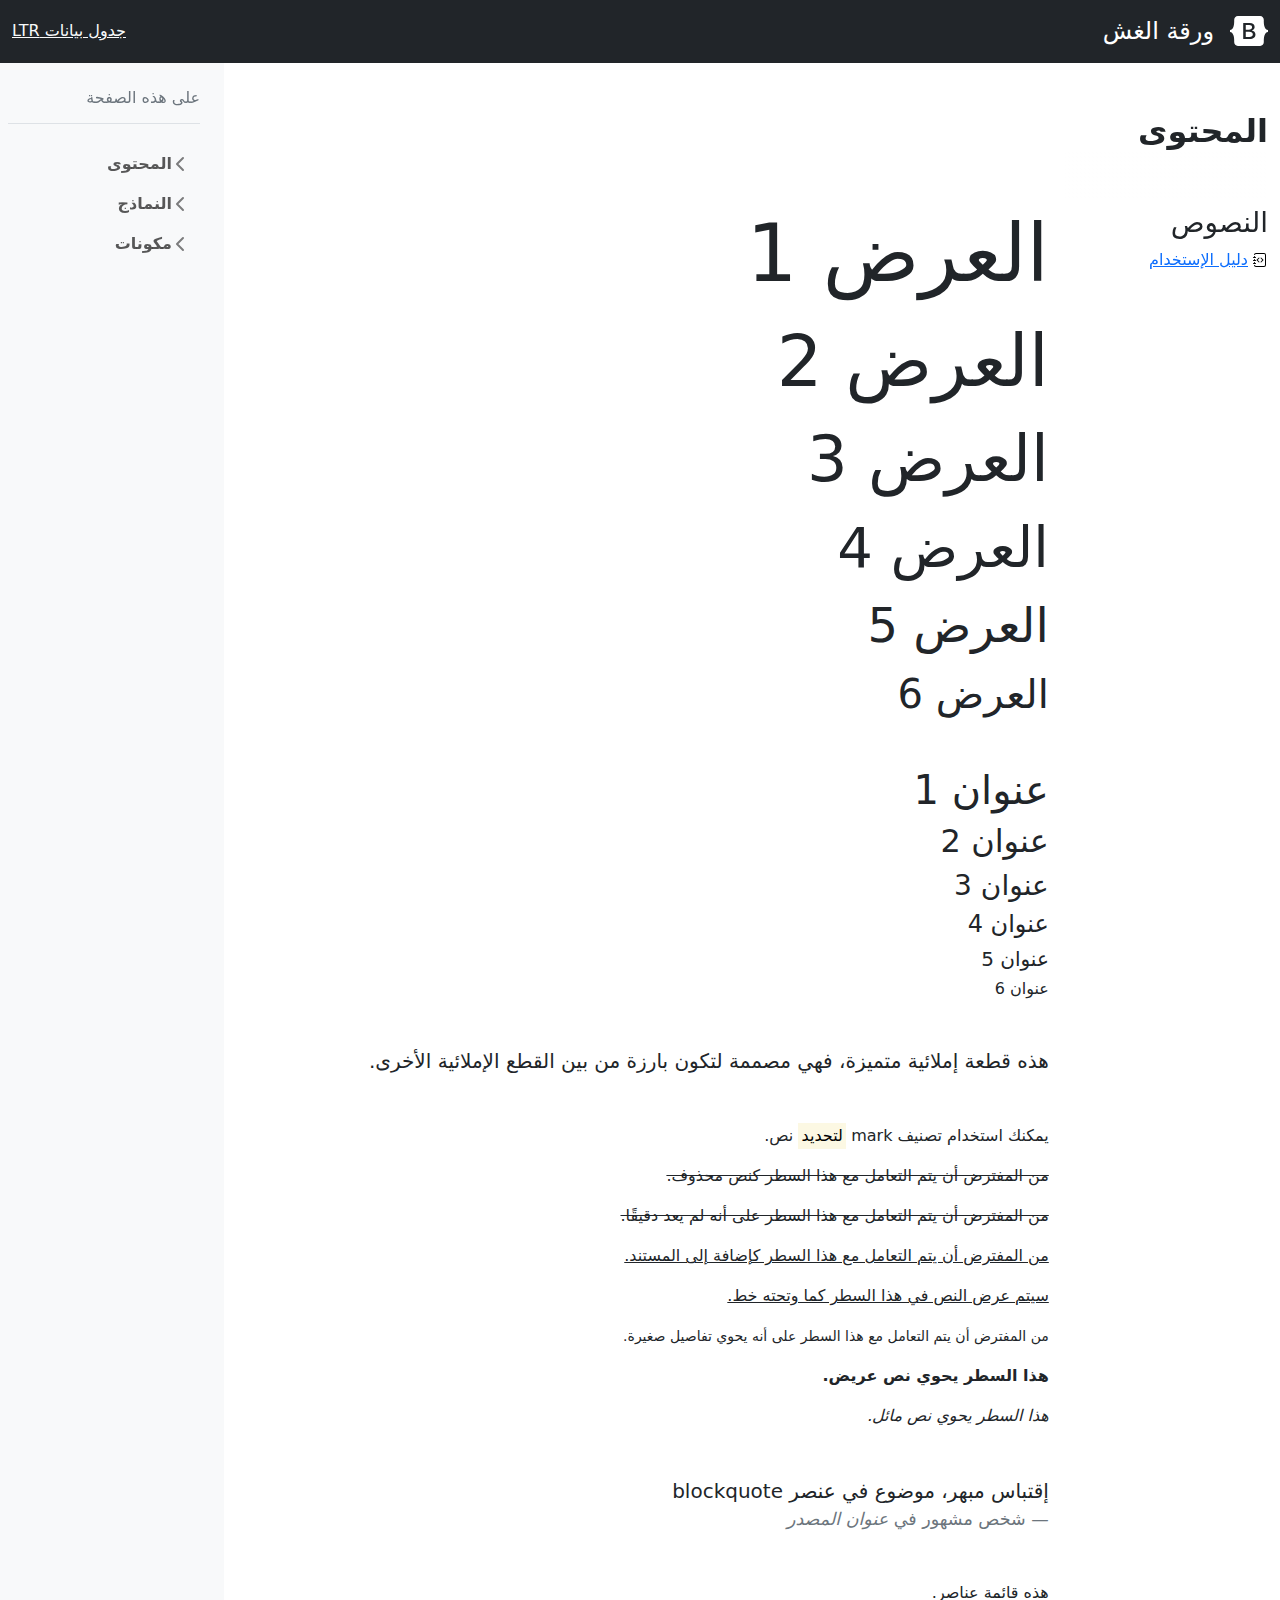
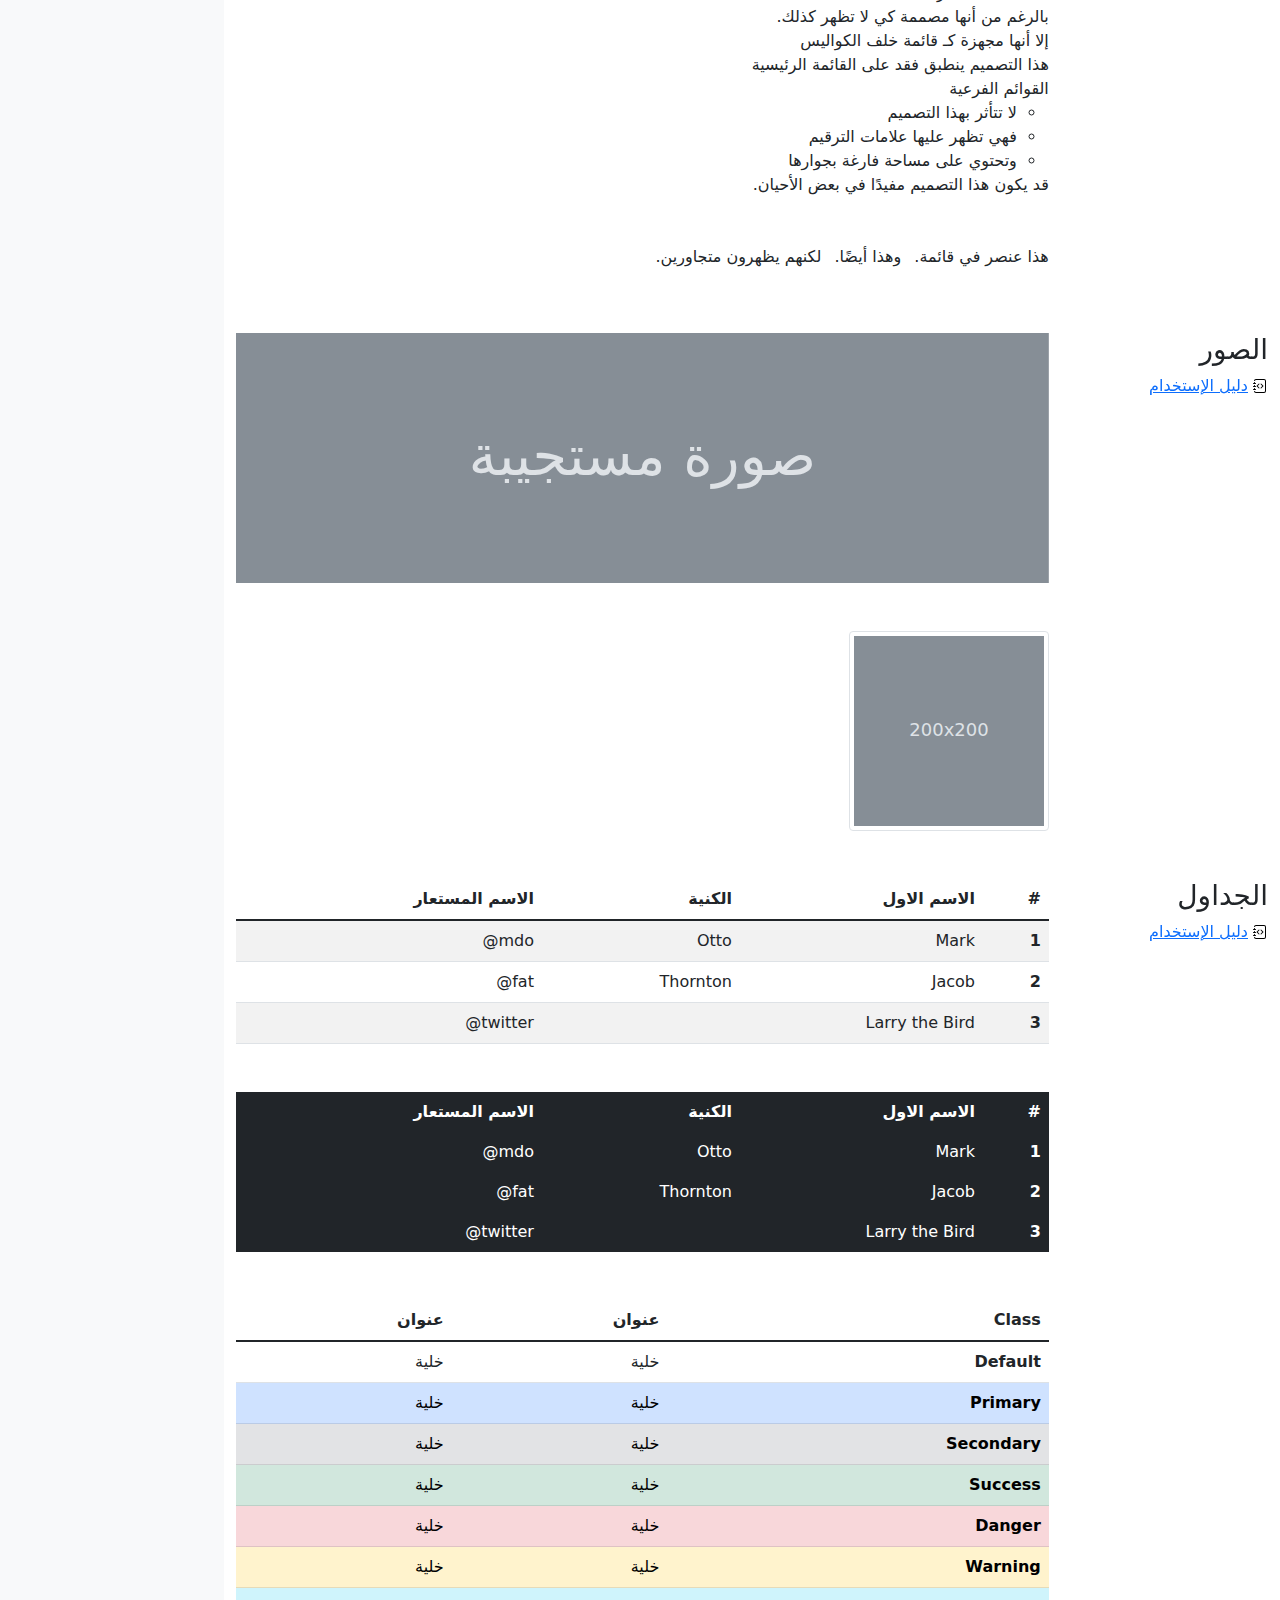
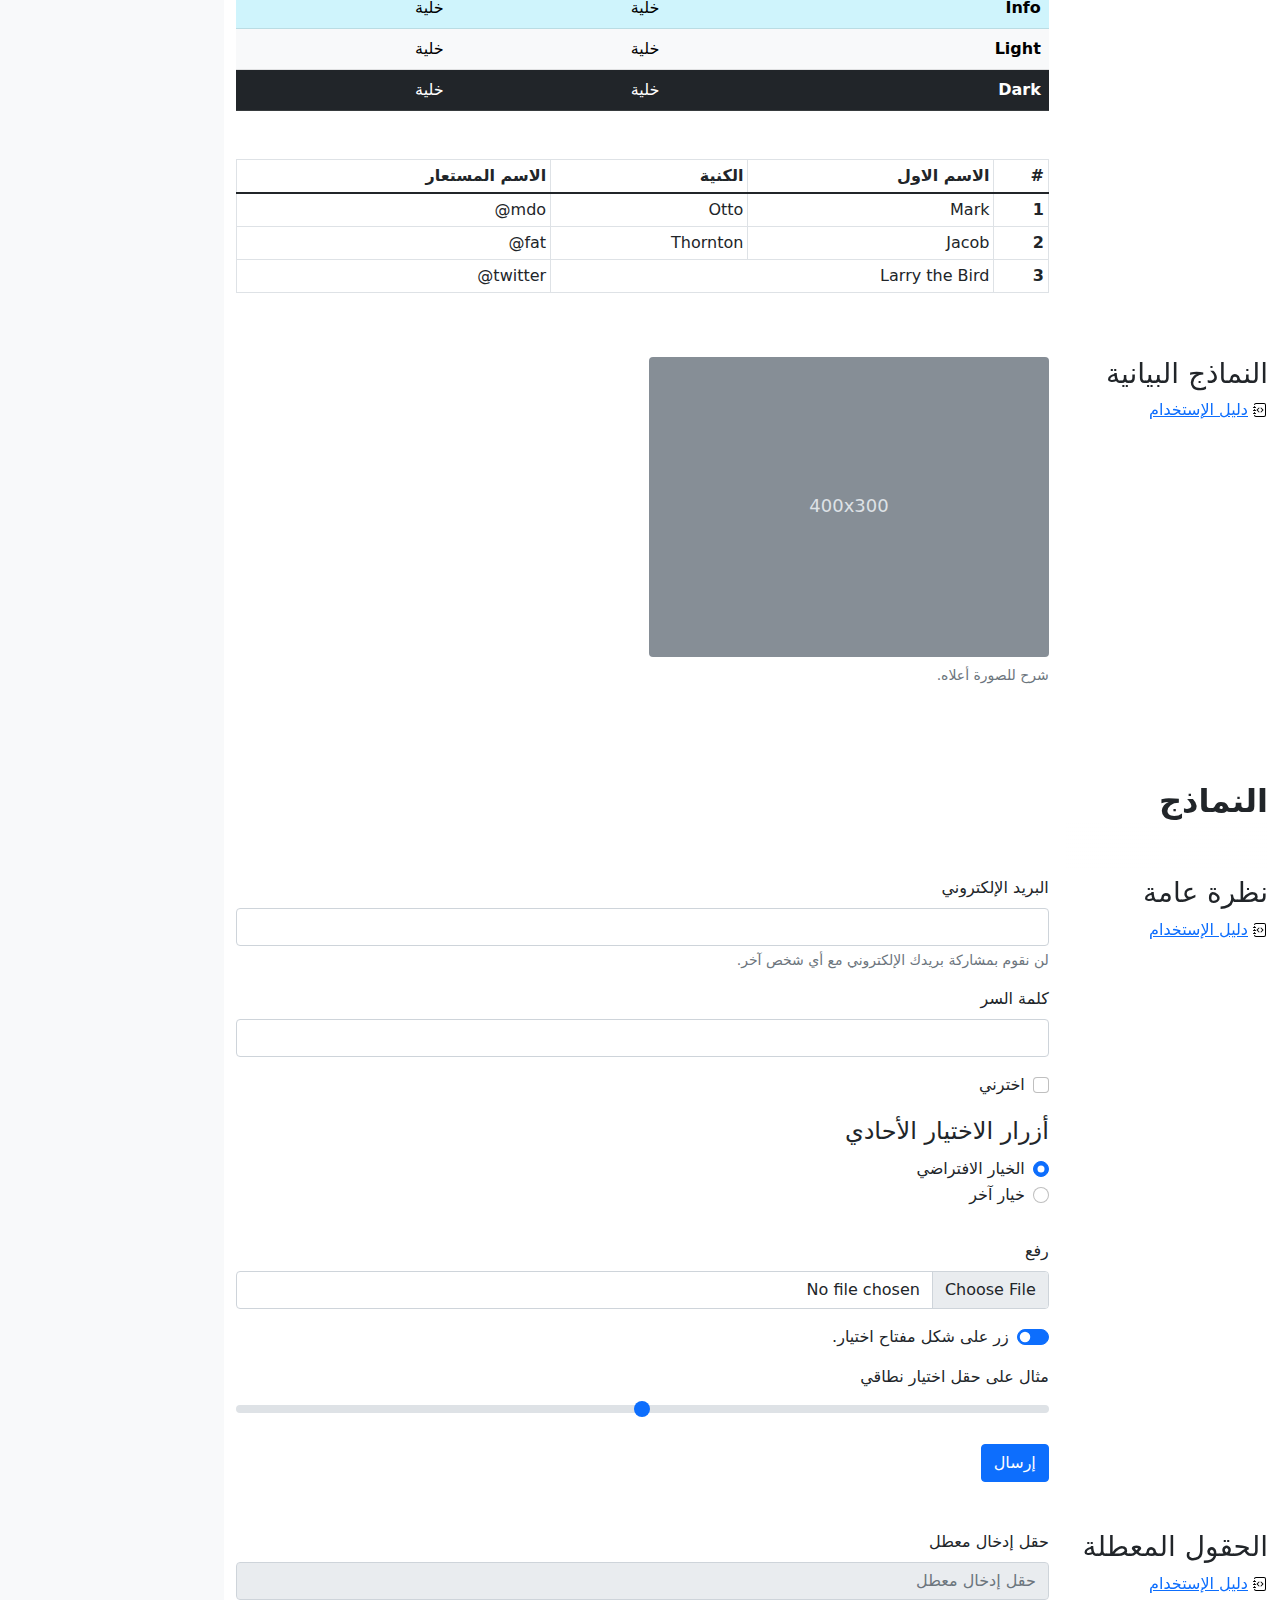
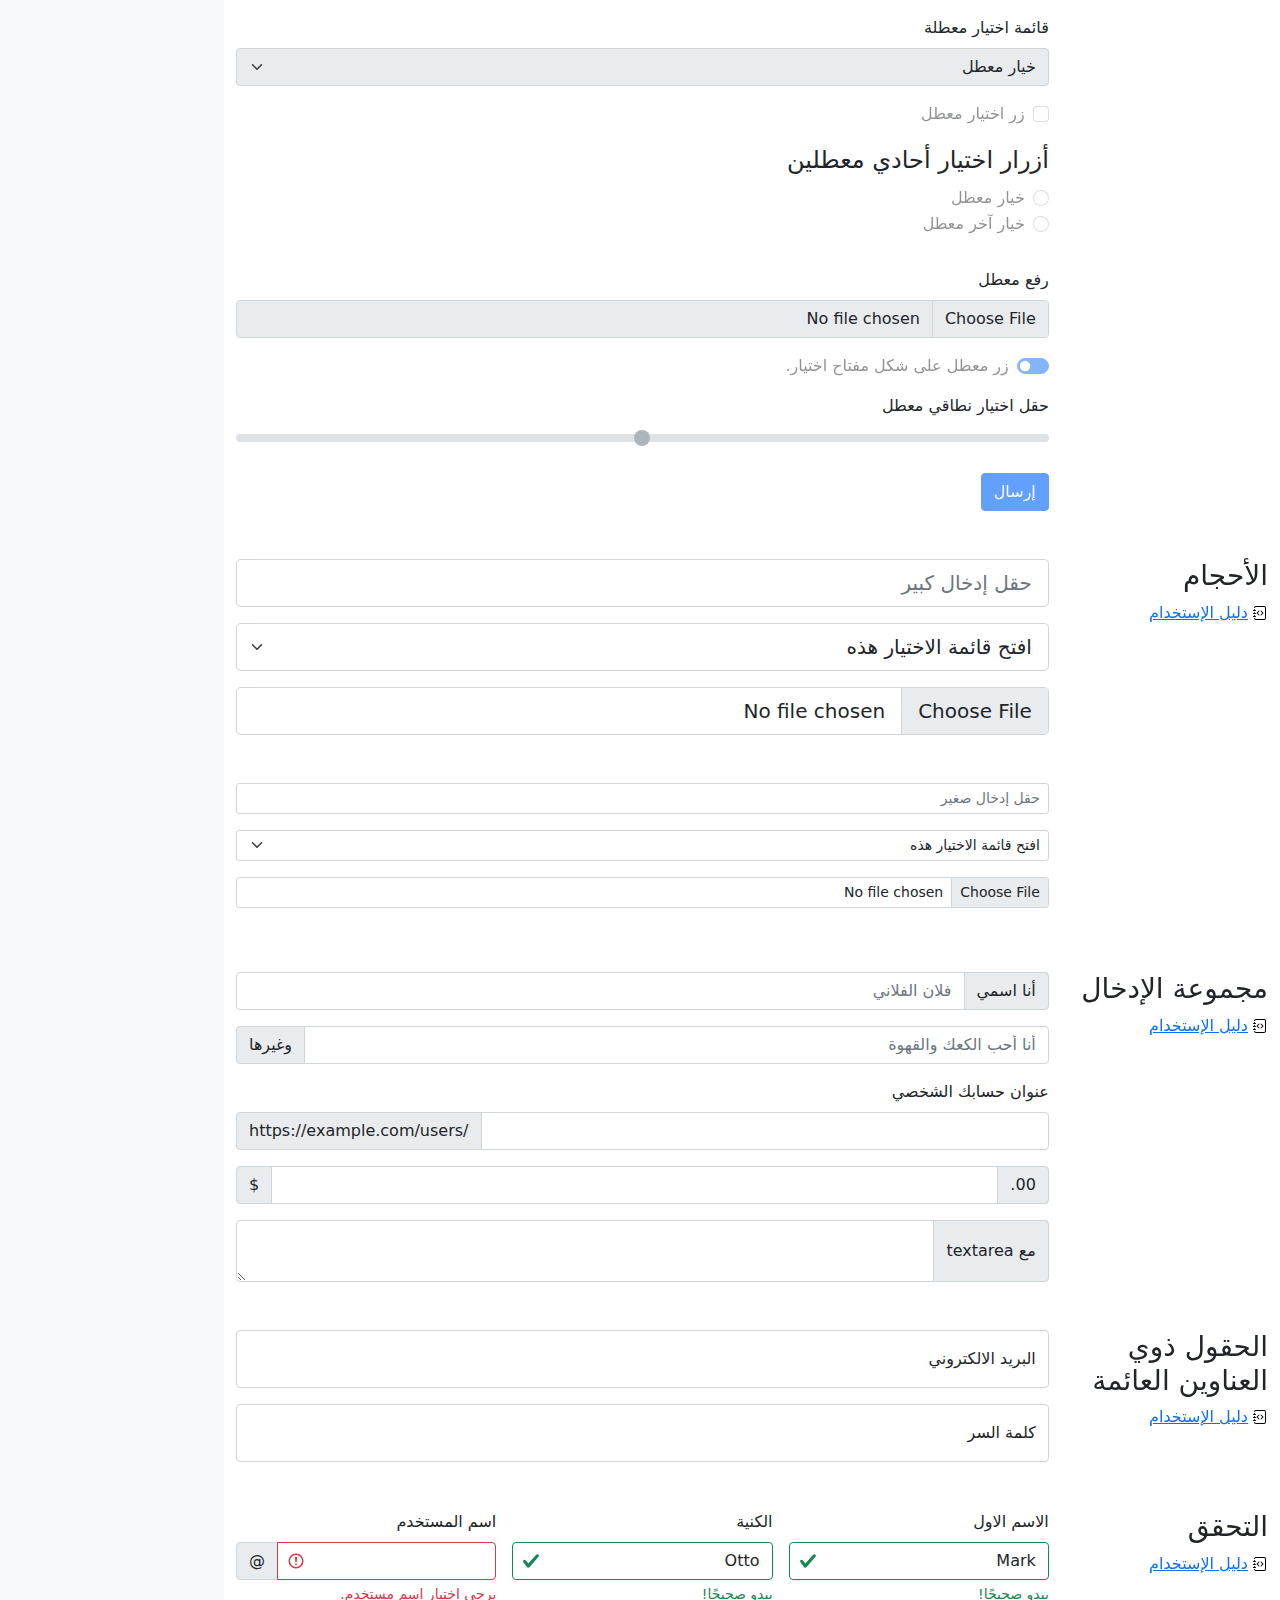
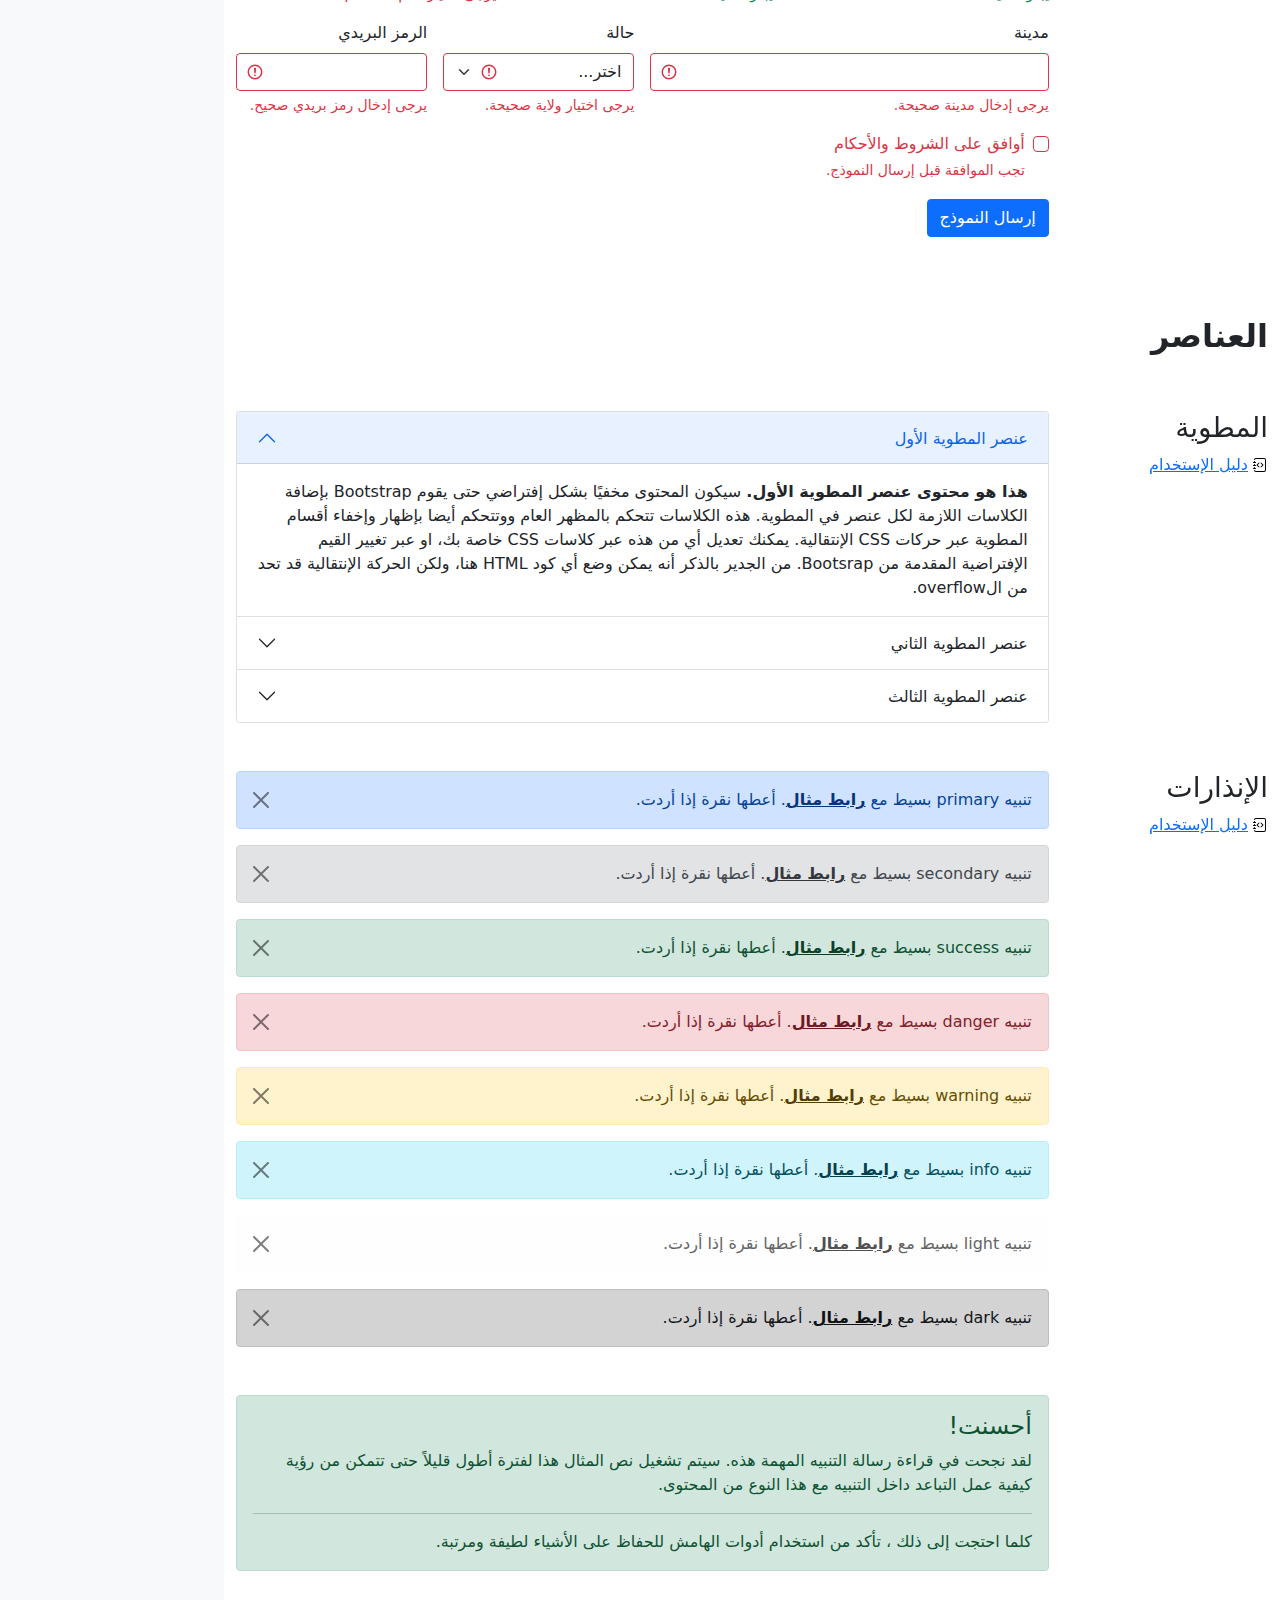
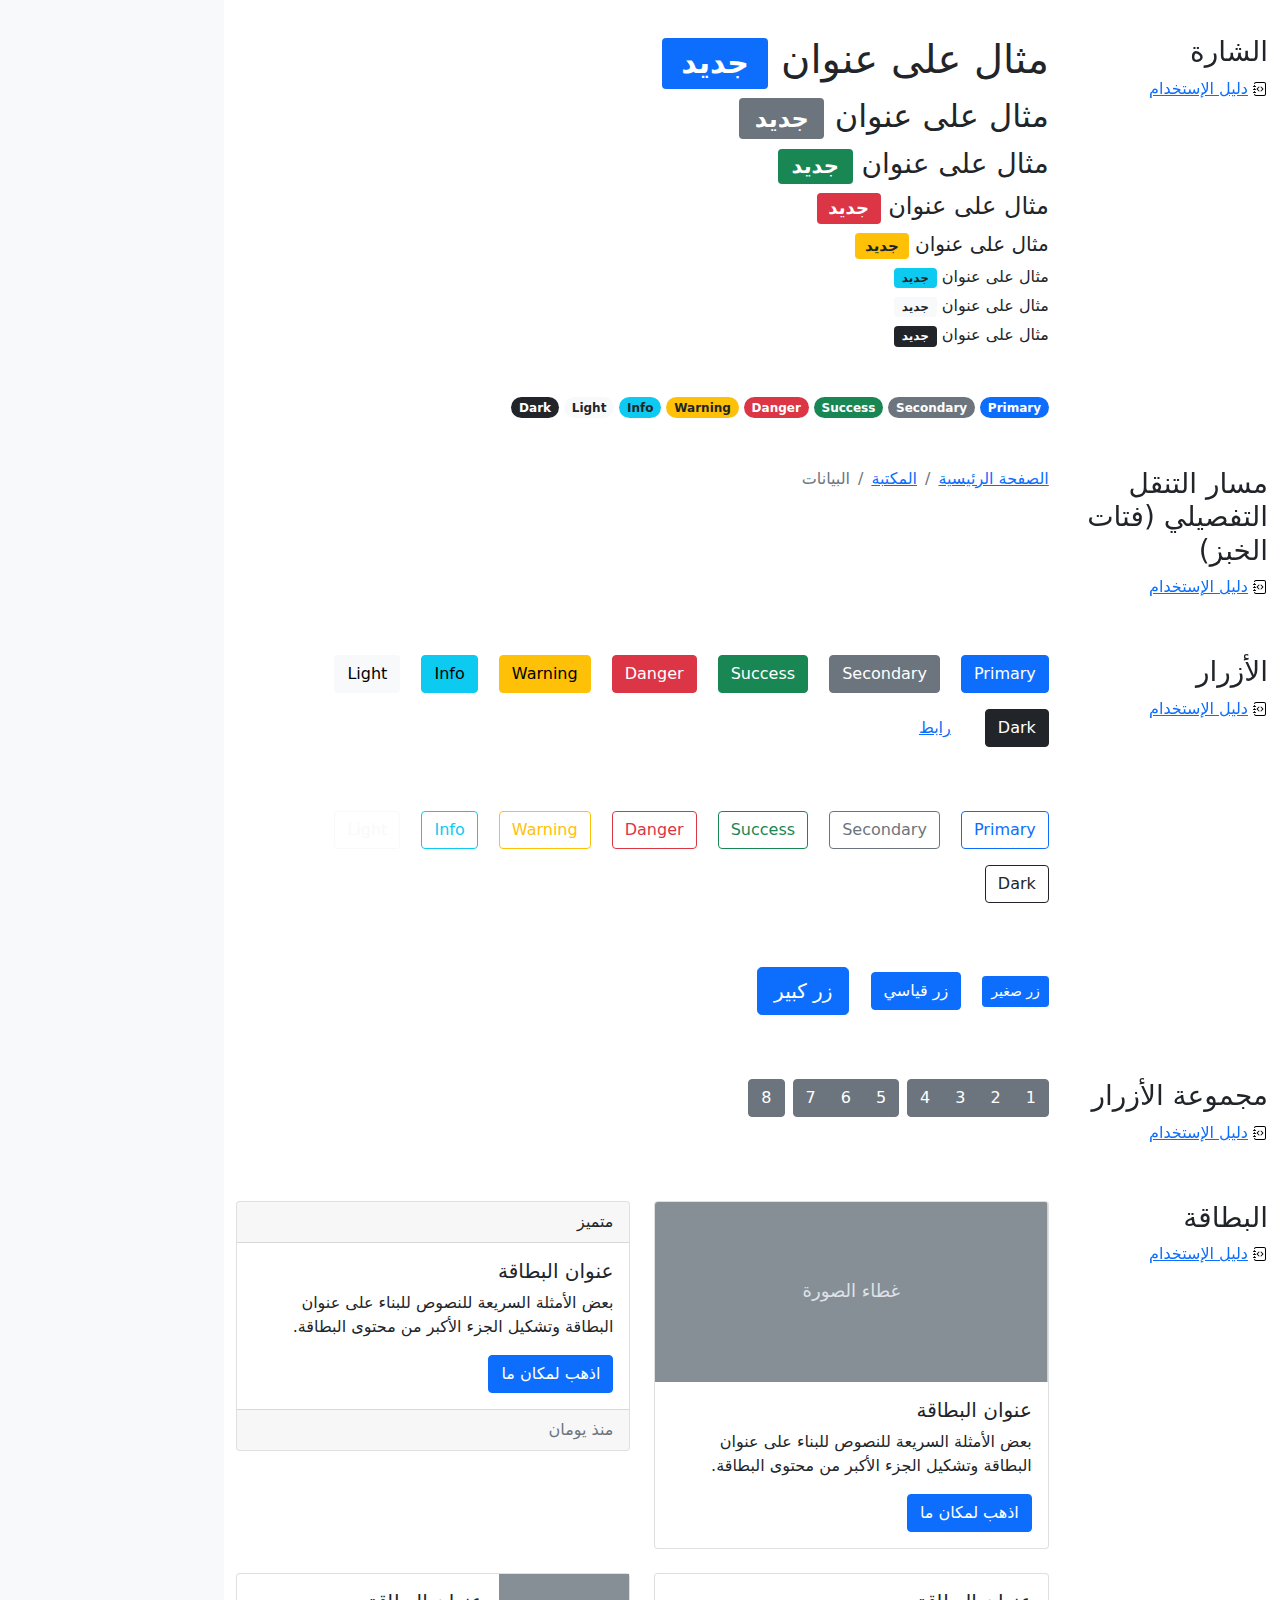
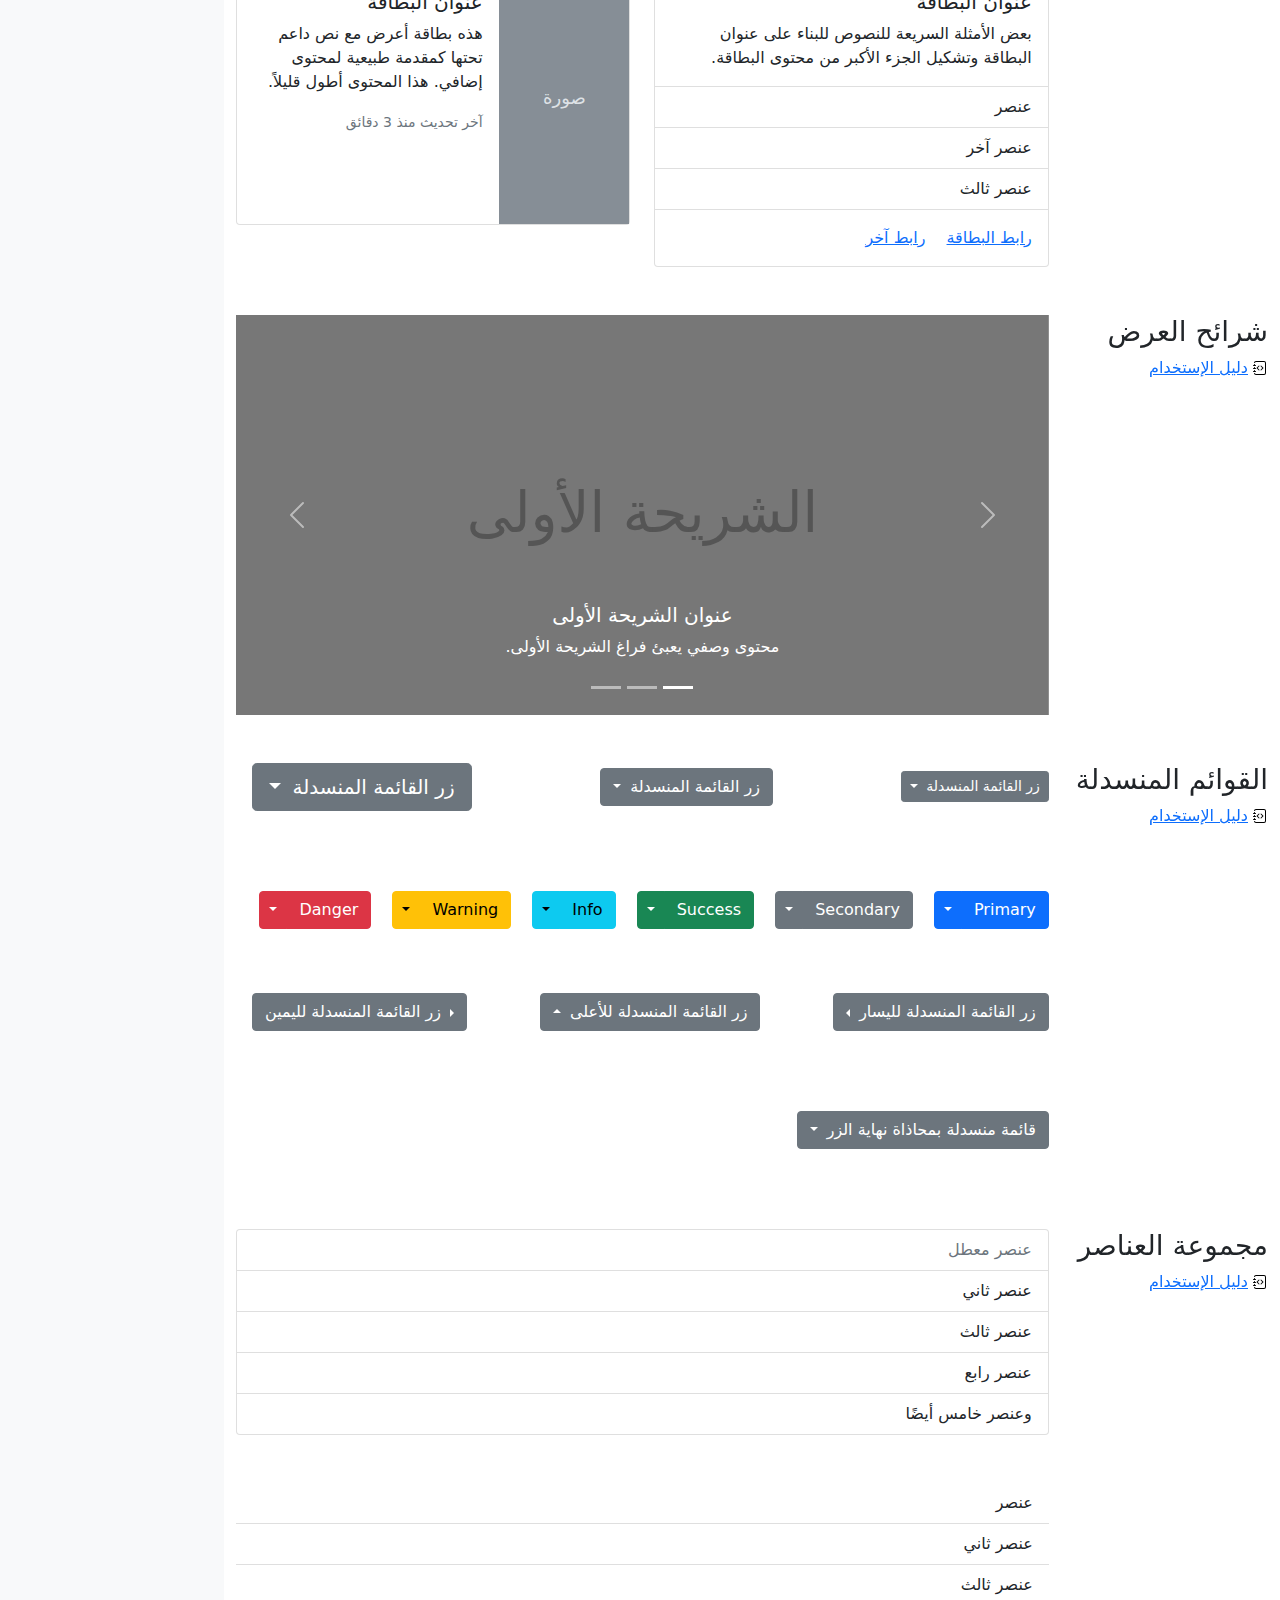
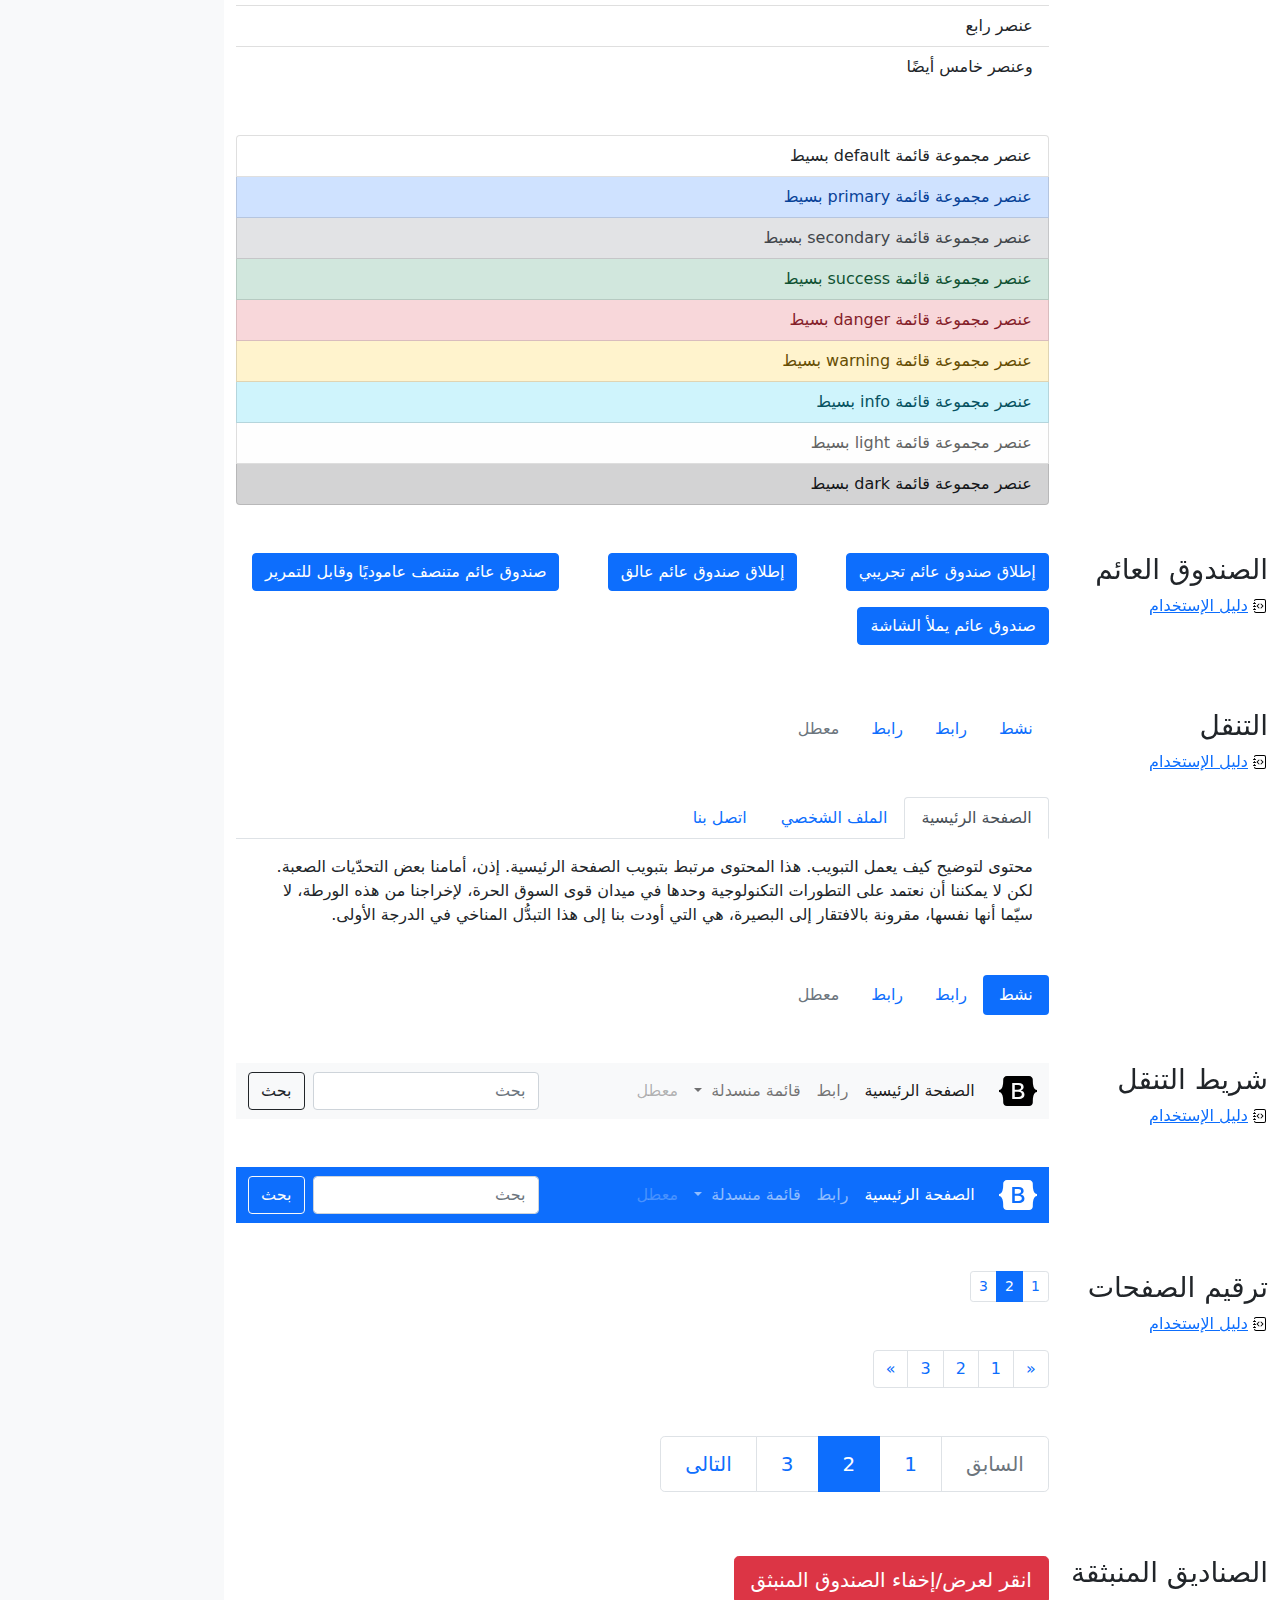
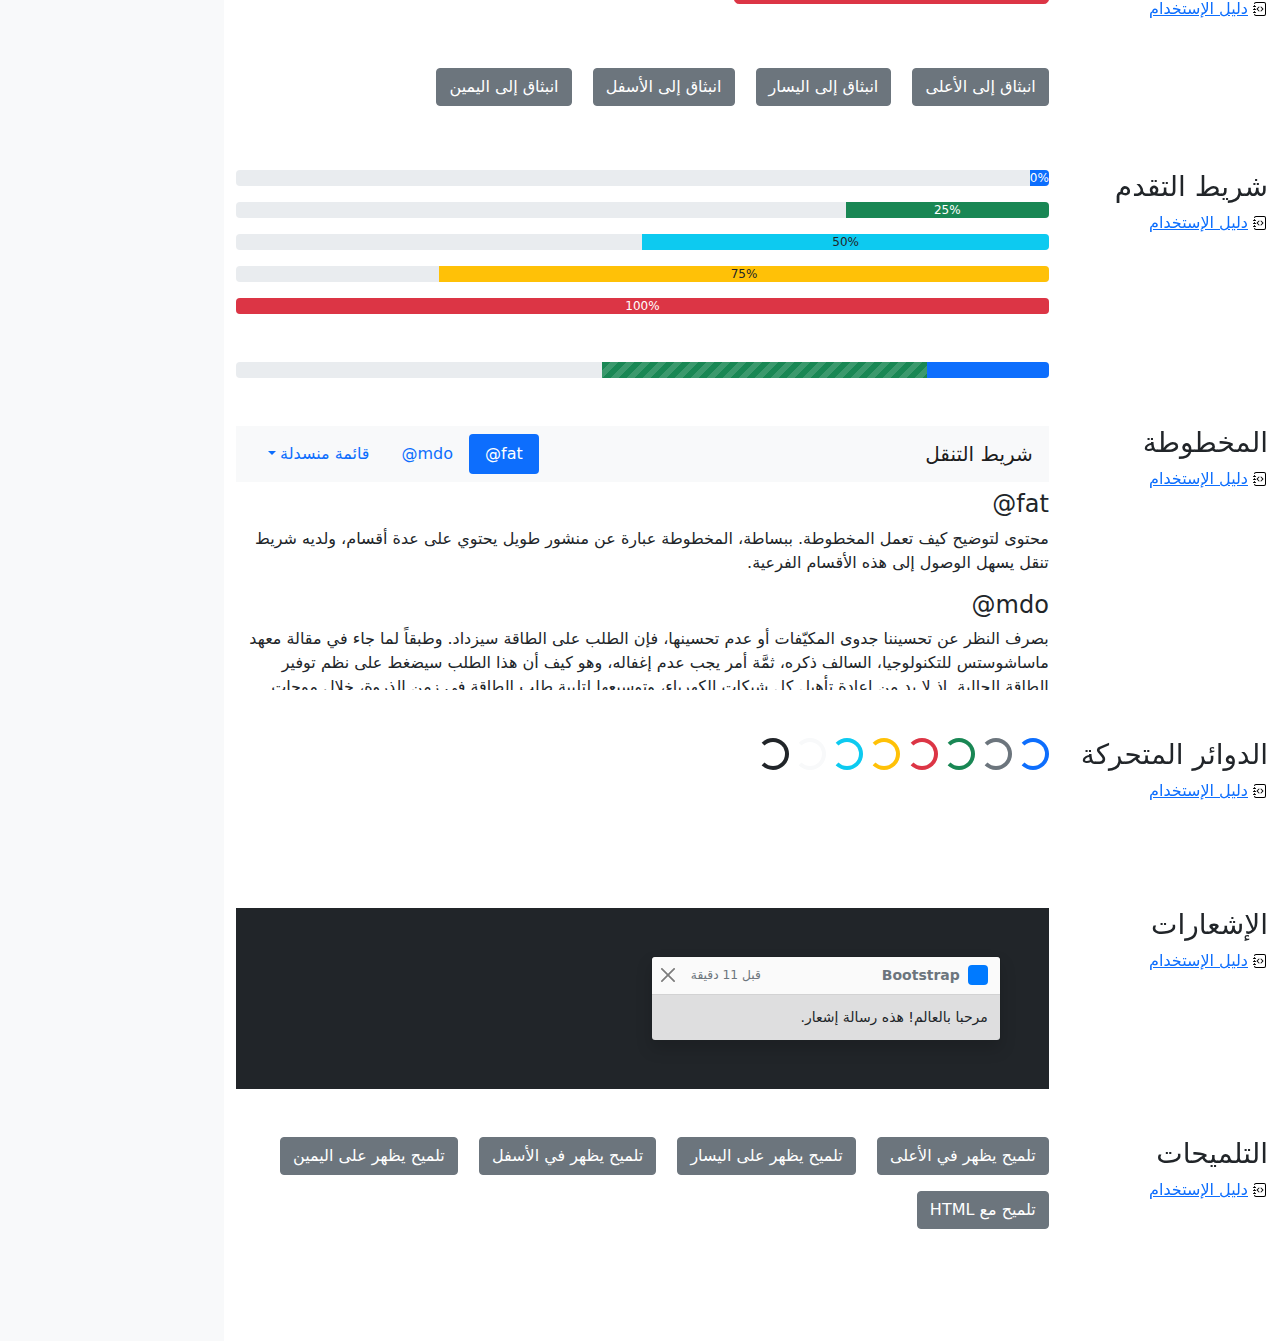
<file: cheatsheet-rtl/index.html>
<!doctype html>
<html lang="ar" dir="rtl">
  <head>
    <meta charset="utf-8">
    <meta name="viewport" content="width=device-width, initial-scale=1">
    <meta name="description" content="">
    <meta name="author" content="Mark Otto, Jacob Thornton, and Bootstrap contributors">
    <meta name="generator" content="Hugo 0.88.1">
    <title>ورقة الغش · Bootstrap v5.1</title>

    <link rel="canonical" href="https://getbootstrap.com/docs/5.1/examples/cheatsheet-rtl/">

    

    <!-- Bootstrap core CSS -->
<link href="../assets/dist/css/bootstrap.rtl.min.css" rel="stylesheet">

    <style>
      .bd-placeholder-img {
        font-size: 1.125rem;
        text-anchor: middle;
        -webkit-user-select: none;
        -moz-user-select: none;
        user-select: none;
      }

      @media (min-width: 768px) {
        .bd-placeholder-img-lg {
          font-size: 3.5rem;
        }
      }
    </style>

    
    <!-- Custom styles for this template -->
    <link href="../cheatsheet/cheatsheet.rtl.css" rel="stylesheet">
  </head>
  <body class="bg-light">
    
<header class="bd-header bg-dark py-3 d-flex align-items-stretch border-bottom border-dark">
  <div class="container-fluid d-flex align-items-center">
    <h1 class="d-flex align-items-center fs-4 text-white mb-0">
      <img src="../assets/brand/bootstrap-logo-white.svg" width="38" height="30" class="me-3" alt="Bootstrap">
      ورقة الغش
    </h1>
    <a href="../examples/cheatsheet/" class="ms-auto link-light" hreflang="en">جدول بيانات LTR</a>
  </div>
</header>
<aside class="bd-aside sticky-xl-top text-muted align-self-start mb-3 mb-xl-5 px-2">
  <h2 class="h6 pt-4 pb-3 mb-4 border-bottom">على هذه الصفحة</h2>
  <nav class="small" id="toc">
    <ul class="list-unstyled">
      <li class="my-2">
        <button class="btn d-inline-flex align-items-center collapsed" data-bs-toggle="collapse" aria-expanded="false" data-bs-target="#contents-collapse" aria-controls="contents-collapse">المحتوى</button>
        <ul class="list-unstyled ps-3 collapse" id="contents-collapse">
          <li><a class="d-inline-flex align-items-center rounded" href="#typography">النصوص</a></li>
          <li><a class="d-inline-flex align-items-center rounded" href="#images">الصور</a></li>
          <li><a class="d-inline-flex align-items-center rounded" href="#tables">الجداول</a></li>
          <li><a class="d-inline-flex align-items-center rounded" href="#figures">النماذج البيانية</a></li>
        </ul>
      </li>
      <li class="my-2">
        <button class="btn d-inline-flex align-items-center collapsed" data-bs-toggle="collapse" aria-expanded="false" data-bs-target="#forms-collapse" aria-controls="forms-collapse">النماذج</button>
        <ul class="list-unstyled ps-3 collapse" id="forms-collapse">
          <li><a class="d-inline-flex align-items-center rounded" href="#overview">نظرة عامة</a></li>
          <li><a class="d-inline-flex align-items-center rounded" href="#disabled-forms">الحقول المعطلة</a></li>
          <li><a class="d-inline-flex align-items-center rounded" href="#sizing">الأحجام</a></li>
          <li><a class="d-inline-flex align-items-center rounded" href="#input-group">مجموعة الإدخال</a></li>
          <li><a class="d-inline-flex align-items-center rounded" href="#floating-labels">الحقول ذوي العناوين العائمة</a></li>
          <li><a class="d-inline-flex align-items-center rounded" href="#validation">التحقق</a></li>
        </ul>
      </li>
      <li class="my-2">
        <button class="btn d-inline-flex align-items-center collapsed" data-bs-toggle="collapse" aria-expanded="false" data-bs-target="#components-collapse" aria-controls="components-collapse">مكونات</button>
        <ul class="list-unstyled ps-3 collapse" id="components-collapse">
          <li><a class="d-inline-flex align-items-center rounded" href="#accordion">المطوية</a></li>
          <li><a class="d-inline-flex align-items-center rounded" href="#alerts">الإنذارات</a></li>
          <li><a class="d-inline-flex align-items-center rounded" href="#badge">الشارة</a></li>
          <li><a class="d-inline-flex align-items-center rounded" href="#breadcrumb">مسار التنقل التفصيلي</a></li>
          <li><a class="d-inline-flex align-items-center rounded" href="#buttons">الأزرار</a></li>
          <li><a class="d-inline-flex align-items-center rounded" href="#button-group">مجموعة الأزرار</a></li>
          <li><a class="d-inline-flex align-items-center rounded" href="#card">البطاقة</a></li>
          <li><a class="d-inline-flex align-items-center rounded" href="#carousel">شرائح العرض</a></li>
          <li><a class="d-inline-flex align-items-center rounded" href="#dropdowns">القوائم المنسدلة</a></li>
          <li><a class="d-inline-flex align-items-center rounded" href="#list-group">مجموعة العناصر</a></li>
          <li><a class="d-inline-flex align-items-center rounded" href="#modal">الصندوق العائم</a></li>
          <li><a class="d-inline-flex align-items-center rounded" href="#navs">التنقل</a></li>
          <li><a class="d-inline-flex align-items-center rounded" href="#navbar">شريط التنقل</a></li>
          <li><a class="d-inline-flex align-items-center rounded" href="#pagination">ترقيم الصفحات</a></li>
          <li><a class="d-inline-flex align-items-center rounded" href="#popovers">الصناديق المنبثقة</a></li>
          <li><a class="d-inline-flex align-items-center rounded" href="#progress">شريط التقدم</a></li>
          <li><a class="d-inline-flex align-items-center rounded" href="#scrollspy">المخطوطة</a></li>
          <li><a class="d-inline-flex align-items-center rounded" href="#spinners">الدوائر المتحركة</a></li>
          <li><a class="d-inline-flex align-items-center rounded" href="#toasts">الإشعارات</a></li>
          <li><a class="d-inline-flex align-items-center rounded" href="#tooltips">التلميحات</a></li>
        </ul>
      </li>
    </ul>
  </nav>
</aside>
<div class="bd-cheatsheet container-fluid bg-body">
  <section id="content">
    <h2 class="sticky-xl-top fw-bold pt-3 pt-xl-5 pb-2 pb-xl-3">المحتوى</h2>

    <article class="my-3" id="typography">
      <div class="bd-heading sticky-xl-top align-self-start mt-5 mb-3 mt-xl-0 mb-xl-2">
        <h3>النصوص</h3>
        <a class="d-flex align-items-center" hreflang="en" href="../content/typography/">دليل الإستخدام</a>
      </div>

      <div>
        <div class="bd-example">
        <p class="display-1">العرض 1</p>
        <p class="display-2">العرض 2</p>
        <p class="display-3">العرض 3</p>
        <p class="display-4">العرض 4</p>
        <p class="display-5">العرض 5</p>
        <p class="display-6">العرض 6</p>
        </div>

        <div class="bd-example">
        <p class="h1">عنوان 1</p>
        <p class="h2">عنوان 2</p>
        <p class="h3">عنوان 3</p>
        <p class="h4">عنوان 4</p>
        <p class="h5">عنوان 5</p>
        <p class="h6">عنوان 6</p>
        </div>

        <div class="bd-example">
        <p class="lead">
          هذه قطعة إملائية متميزة، فهي مصممة لتكون بارزة من بين القطع الإملائية الأخرى.
        </p>
        </div>

        <div class="bd-example">
        <p>يمكنك استخدام تصنيف mark <mark>لتحديد</mark> نص.</p>
        <p><del>من المفترض أن يتم التعامل مع هذا السطر كنص محذوف.</del></p>
        <p><s>من المفترض أن يتم التعامل مع هذا السطر على أنه لم يعد دقيقًا.</s></p>
        <p><ins>من المفترض أن يتم التعامل مع هذا السطر كإضافة إلى المستند.</ins></p>
        <p><u>سيتم عرض النص في هذا السطر كما وتحته خط.</u></p>
        <p><small>من المفترض أن يتم التعامل مع هذا السطر على أنه يحوي تفاصيل صغيرة.</small></p>
        <p><strong>هذا السطر يحوي نص عريض.</strong></p>
        <p><em>هذا السطر يحوي نص مائل.</em></p>
        </div>

        <div class="bd-example">
        <blockquote class="blockquote">
          <p>إقتباس مبهر، موضوع في عنصر blockquote</p>
          <footer class="blockquote-footer">شخص مشهور في <cite title= "عنوان المصدر"> عنوان المصدر </cite></footer>
        </blockquote>
        </div>

        <div class="bd-example">
        <ul class="list-unstyled">
          <li>هذه قائمة عناصر.</li>
          <li>بالرغم من أنها مصممة كي لا تظهر كذلك.</li>
          <li>إلا أنها مجهزة كـ قائمة خلف الكواليس</li>
          <li>هذا التصميم ينطبق فقد على القائمة الرئيسية</li>
          <li>القوائم الفرعية
            <ul>
              <li>لا تتأثر بهذا التصميم</li>
              <li>فهي تظهر عليها علامات الترقيم</li>
              <li>وتحتوي على مساحة فارغة بجوارها</li>
            </ul>
          </li>
          <li>قد يكون هذا التصميم مفيدًا في بعض الأحيان.</li>
        </ul>
        </div>

        <div class="bd-example">
        <ul class="list-inline">
          <li class="list-inline-item">هذا عنصر في قائمة.</li>
          <li class="list-inline-item">وهذا أيضًا.</li>
          <li class="list-inline-item">لكنهم يظهرون متجاورين.</li>
        </ul>
        </div>
      </div>
    </article>
    <article class="my-3" id="images">
      <div class="bd-heading sticky-xl-top align-self-start mt-5 mb-3 mt-xl-0 mb-xl-2">
        <h3>الصور</h3>
        <a class="d-flex align-items-center" hreflang="en" href="../content/images/">دليل الإستخدام</a>
      </div>

      <div>
        <div class="bd-example">
        <svg class="bd-placeholder-img bd-placeholder-img-lg img-fluid" width="100%" height="250" xmlns="http://www.w3.org/2000/svg" role="img" aria-label="Placeholder: صورة مستجيبة" preserveAspectRatio="xMidYMid slice" focusable="false"><title>Placeholder</title><rect width="100%" height="100%" fill="#868e96"/><text x="50%" y="50%" fill="#dee2e6" dy=".3em">صورة مستجيبة</text></svg>

        </div>

        <div class="bd-example">
        <svg class="bd-placeholder-img img-thumbnail" width="200" height="200" xmlns="http://www.w3.org/2000/svg" role="img" aria-label="صورة عنصر نائب مربع عام مع حدود بيضاء حولها ، مما يجعلها تشبه صورة تم التقاطها بكاميرا فورية قديمة: 200x200" preserveAspectRatio="xMidYMid slice" focusable="false"><title>صورة عنصر نائب مربع عام مع حدود بيضاء حولها ، مما يجعلها تشبه صورة تم التقاطها بكاميرا فورية قديمة</title><rect width="100%" height="100%" fill="#868e96"/><text x="50%" y="50%" fill="#dee2e6" dy=".3em">200x200</text></svg>

        </div>
      </div>
    </article>
    <article class="my-3" id="tables">
      <div class="bd-heading sticky-xl-top align-self-start mt-5 mb-3 mt-xl-0 mb-xl-2">
        <h3>الجداول</h3>
        <a class="d-flex align-items-center" hreflang="en" href="../content/tables/">دليل الإستخدام</a>
      </div>

      <div>
        <div class="bd-example">
        <table class="table table-striped">
          <thead>
          <tr>
            <th scope="col">#</th>
            <th scope="col">الاسم الاول</th>
            <th scope="col">الكنية</th>
            <th scope="col">الاسم المستعار</th>
          </tr>
          </thead>
          <tbody>
          <tr>
            <th scope="row">1</th>
            <td>Mark</td>
            <td>Otto</td>
            <td><bdo lang="en" dir="ltr">@mdo</bdo></td>
          </tr>
          <tr>
            <th scope="row">2</th>
            <td>Jacob</td>
            <td>Thornton</td>
            <td><bdo lang="en" dir="ltr">@fat</bdo></td>
          </tr>
          <tr>
            <th scope="row">3</th>
            <td colspan="2">Larry the Bird</td>
            <td><bdo lang="en" dir="ltr">@twitter</bdo></td>
          </tr>
          </tbody>
        </table>
        </div>

        <div class="bd-example">
        <table class="table table-dark table-borderless">
          <thead>
          <tr>
            <th scope="col">#</th>
            <th scope="col">الاسم الاول</th>
            <th scope="col">الكنية</th>
            <th scope="col">الاسم المستعار</th>
          </tr>
          </thead>
          <tbody>
          <tr>
            <th scope="row">1</th>
            <td>Mark</td>
            <td>Otto</td>
            <td><bdo lang="en" dir="ltr">@mdo</bdo></td>
          </tr>
          <tr>
            <th scope="row">2</th>
            <td>Jacob</td>
            <td>Thornton</td>
            <td><bdo lang="en" dir="ltr">@fat</bdo></td>
          </tr>
          <tr>
            <th scope="row">3</th>
            <td colspan="2">Larry the Bird</td>
            <td><bdo lang="en" dir="ltr">@twitter</bdo></td>
          </tr>
          </tbody>
        </table>
        </div>

        <div class="bd-example">
        <table class="table table-hover">
          <thead>
          <tr>
            <th scope="col">Class</th>
            <th scope="col">عنوان</th>
            <th scope="col">عنوان</th>
          </tr>
          </thead>
          <tbody>
          <tr>
            <th scope="row">Default</th>
            <td>خلية</td>
            <td>خلية</td>
          </tr>
          
          <tr class="table-primary">
            <th scope="row">Primary</th>
            <td>خلية</td>
            <td>خلية</td>
          </tr>
          <tr class="table-secondary">
            <th scope="row">Secondary</th>
            <td>خلية</td>
            <td>خلية</td>
          </tr>
          <tr class="table-success">
            <th scope="row">Success</th>
            <td>خلية</td>
            <td>خلية</td>
          </tr>
          <tr class="table-danger">
            <th scope="row">Danger</th>
            <td>خلية</td>
            <td>خلية</td>
          </tr>
          <tr class="table-warning">
            <th scope="row">Warning</th>
            <td>خلية</td>
            <td>خلية</td>
          </tr>
          <tr class="table-info">
            <th scope="row">Info</th>
            <td>خلية</td>
            <td>خلية</td>
          </tr>
          <tr class="table-light">
            <th scope="row">Light</th>
            <td>خلية</td>
            <td>خلية</td>
          </tr>
          <tr class="table-dark">
            <th scope="row">Dark</th>
            <td>خلية</td>
            <td>خلية</td>
          </tr>
          </tbody>
        </table>
        </div>

        <div class="bd-example">
        <table class="table table-sm table-bordered">
          <thead>
          <tr>
            <th scope="col">#</th>
            <th scope="col">الاسم الاول</th>
            <th scope="col">الكنية</th>
            <th scope="col">الاسم المستعار</th>
          </tr>
          </thead>
          <tbody>
          <tr>
            <th scope="row">1</th>
            <td>Mark</td>
            <td>Otto</td>
            <td><bdo lang="en" dir="ltr">@mdo</bdo></td>
          </tr>
          <tr>
            <th scope="row">2</th>
            <td>Jacob</td>
            <td>Thornton</td>
            <td><bdo lang="en" dir="ltr">@fat</bdo></td>
          </tr>
          <tr>
            <th scope="row">3</th>
            <td colspan="2">Larry the Bird</td>
            <td><bdo lang="en" dir="ltr">@twitter</bdo></td>
          </tr>
          </tbody>
        </table>
        </div>
      </div>
    </article>
    <article class="my-3" id="figures">
      <div class="bd-heading sticky-xl-top align-self-start mt-5 mb-3 mt-xl-0 mb-xl-2">
        <h3>النماذج البيانية</h3>
        <a class="d-flex align-items-center" hreflang="en" href="../content/figures/">دليل الإستخدام</a>
      </div>

      <div>
        <div class="bd-example">
        <figure class="figure">
          <svg class="bd-placeholder-img figure-img img-fluid rounded" width="400" height="300" xmlns="http://www.w3.org/2000/svg" role="img" aria-label="Placeholder: 400x300" preserveAspectRatio="xMidYMid slice" focusable="false"><title>Placeholder</title><rect width="100%" height="100%" fill="#868e96"/><text x="50%" y="50%" fill="#dee2e6" dy=".3em">400x300</text></svg>

          <figcaption class="figure-caption">شرح للصورة أعلاه.</figcaption>
        </figure>
        </div>
      </div>
    </article>
  </section>

  <section id="forms">
    <h2 class="sticky-xl-top fw-bold pt-3 pt-xl-5 pb-2 pb-xl-3">النماذج</h2>

    <article class="my-3" id="overview">
      <div class="bd-heading sticky-xl-top align-self-start mt-5 mb-3 mt-xl-0 mb-xl-2">
        <h3>نظرة عامة</h3>
        <a class="d-flex align-items-center" hreflang="en" href="../forms/overview/">دليل الإستخدام</a>
      </div>

      <div>
        <div class="bd-example">
        <form>
          <div class="mb-3">
            <label for="exampleInputEmail1" class="form-label">البريد الإلكتروني</label>
            <input type="email" class="form-control" id="exampleInputEmail1" aria-describedby="emailHelp">
            <div id="emailHelp" class="form-text">لن نقوم بمشاركة بريدك الإلكتروني مع أي شخص آخر.</div>
          </div>
          <div class="mb-3">
            <label for="exampleInputPassword1" class="form-label">كلمة السر</label>
            <input type="password" class="form-control" id="exampleInputPassword1">
          </div>
          <div class="mb-3 form-check">
            <input type="checkbox" class="form-check-input" id="exampleCheck1">
            <label class="form-check-label" for="exampleCheck1">اخترني</label>
          </div>
          <fieldset class="mb-3">
            <legend>أزرار الاختيار الأحادي</legend>
            <div class="form-check">
              <input type="radio" name="radios" class="form-check-input" id="exampleRadio1" checked>
              <label class="form-check-label" for="exampleRadio1">الخيار الافتراضي</label>
            </div>
            <div class="mb-3 form-check">
              <input type="radio" name="radios" class="form-check-input" id="exampleRadio2">
              <label class="form-check-label" for="exampleRadio2">خيار آخر</label>
            </div>
          </fieldset>
          <div class="mb-3">
            <label class="form-label" for="customFile">رفع</label>
            <input type="file" class="form-control" id="customFile">
          </div>
          <div class="mb-3 form-check form-switch">
            <input class="form-check-input" type="checkbox" role="switch" id="flexSwitchCheckChecked" checked>
            <label class="form-check-label" for="flexSwitchCheckChecked">زر على شكل مفتاح اختيار.</label>
          </div>
          <div class="mb-3">
            <label for="customRange3" class="form-label">مثال على حقل اختيار نطاقي</label>
            <input type="range" class="form-range" min="0" max="5" step="0.5" id="customRange3">
          </div>
          <button type="submit" class="btn btn-primary">إرسال</button>
        </form>
        </div>
      </div>
    </article>
    <article class="my-3" id="disabled-forms">
      <div class="bd-heading sticky-xl-top align-self-start mt-5 mb-3 mt-xl-0 mb-xl-2">
        <h3>الحقول المعطلة</h3>
        <a class="d-flex align-items-center" hreflang="en" href="../forms/overview/#disabled-forms">دليل الإستخدام</a>
      </div>

      <div>
        <div class="bd-example">
        <form>
          <fieldset disabled aria-label="مثال على مجموعة الحقول المعطلة">
            <div class="mb-3">
              <label for="disabledTextInput" class="form-label">حقل إدخال معطل</label>
              <input type="text" id="disabledTextInput" class="form-control" placeholder="حقل إدخال معطل">
            </div>
            <div class="mb-3">
              <label for="disabledSelect" class="form-label">قائمة اختيار معطلة</label>
              <select id="disabledSelect" class="form-select">
                <option>خيار معطل</option>
              </select>
            </div>
            <div class="mb-3">
              <div class="form-check">
                <input class="form-check-input" type="checkbox" id="disabledFieldsetCheck" disabled>
                <label class="form-check-label" for="disabledFieldsetCheck">
                  زر اختيار معطل
                </label>
              </div>
            </div>
            <fieldset class="mb-3">
              <legend>أزرار اختيار أحادي معطلين</legend>
              <div class="form-check">
                <input type="radio" name="radios" class="form-check-input" id="disabledRadio1" disabled>
                <label class="form-check-label" for="disabledRadio1">خيار معطل</label>
              </div>
              <div class="mb-3 form-check">
                <input type="radio" name="radios" class="form-check-input" id="disabledRadio2" disabled>
                <label class="form-check-label" for="disabledRadio2">خيار آخر معطل</label>
              </div>
            </fieldset>
            <div class="mb-3">
              <label class="form-label" for="disabledCustomFile">رفع معطل</label>
              <input type="file" class="form-control" id="disabledCustomFile" disabled>
            </div>
            <div class="mb-3 form-check form-switch">
              <input class="form-check-input" type="checkbox" role="switch" id="disabledSwitchCheckChecked" checked disabled>
              <label class="form-check-label" for="disabledSwitchCheckChecked">زر معطل على شكل مفتاح اختيار.</label>
            </div>
            <div class="mb-3">
              <label for="disabledRange" class="form-label">حقل اختيار نطاقي معطل</label>
              <input type="range" class="form-range" min="0" max="5" step="0.5" id="disabledRange">
            </div>
            <button type="submit" class="btn btn-primary">إرسال</button>
          </fieldset>
        </form>
        </div>
      </div>
    </article>
    <article class="my-3" id="sizing">
      <div class="bd-heading sticky-xl-top align-self-start mt-5 mb-3 mt-xl-0 mb-xl-2">
        <h3>الأحجام</h3>
        <a class="d-flex align-items-center" hreflang="en" href="../forms/form-control/#sizing">دليل الإستخدام</a>
      </div>

      <div>
        <div class="bd-example">
        <div class="mb-3">
          <input class="form-control form-control-lg" type="text" placeholder="حقل إدخال كبير" aria-label=".form-control-lg مثال">
        </div>
        <div class="mb-3">
          <select class="form-select form-select-lg mb-3" aria-label=".form-select-lg مثال">
            <option selected>افتح قائمة الاختيار هذه</option>
            <option value="1">واحد</option>
            <option value="2">اثنان</option>
            <option value="3">ثلاثة</option>
          </select>
        </div>
        <div class="mb-3">
          <input type="file" class="form-control form-control-lg" aria-label="مثال على إدخال ملف كبير">
        </div>
        </div>

        <div class="bd-example">
        <div class="mb-3">
          <input class="form-control form-control-sm" type="text" placeholder="حقل إدخال صغير" aria-label=".form-control-sm مثال">
        </div>
        <div class="mb-3">
          <select class="form-select form-select-sm" aria-label=".form-select-sm مثال">
            <option selected>افتح قائمة الاختيار هذه</option>
            <option value="1">واحد</option>
            <option value="2">اثنان</option>
            <option value="3">ثلاثة</option>
          </select>
        </div>
        <div class="mb-3">
          <input type="file" class="form-control form-control-sm" aria-label="مثال على إدخال ملف صغير">
        </div>
        </div>
      </div>
    </article>
    <article class="my-3" id="input-group">
      <div class="bd-heading sticky-xl-top align-self-start mt-5 mb-3 mt-xl-0 mb-xl-2">
        <h3>مجموعة الإدخال</h3>
        <a class="d-flex align-items-center" hreflang="en" href="../forms/input-group/">دليل الإستخدام</a>
      </div>

      <div>
        <div class="bd-example">
        <div class="input-group mb-3">
          <span class="input-group-text" id="basic-addon1">أنا اسمي</span>
          <input type="text" class="form-control" placeholder="فلان الفلاني" aria-label="الاسم" aria-describedby="basic-addon1">
        </div>
        <div class="input-group mb-3">
          <input type="text" class="form-control" placeholder="أنا أحب الكعك والقهوة" aria-label="الطعام المفضل" aria-describedby="basic-addon2">
          <span class="input-group-text" id="basic-addon2">وغيرها</span>
        </div>
        <label for="basic-url" class="form-label">عنوان حسابك الشخصي</label>
        <div class="input-group mb-3">
          <input type="text" class="form-control" id="basic-url" aria-describedby="basic-addon3">
          <span class="input-group-text" id="basic-addon3"><bdo lang="en" dir="ltr">https://example.com/users/</bdo></span>
        </div>
        <div class="input-group mb-3">
          <span class="input-group-text"><bdo lang="en" dir="ltr">.00</bdo></span>
          <input type="text" class="form-control" aria-label="المبلغ (لأقرب دولار)">
          <span class="input-group-text">$</span>
        </div>
        <div class="input-group">
          <span class="input-group-text">مع textarea</span>
          <textarea class="form-control" aria-label="مع textarea"></textarea>
        </div>
        </div>
      </div>
    </article>
    <article class="my-3" id="floating-labels">
      <div class="bd-heading sticky-xl-top align-self-start mt-5 mb-3 mt-xl-0 mb-xl-2">
        <h3>الحقول ذوي العناوين العائمة</h3>
        <a class="d-flex align-items-center" href="../forms/floating-labels/">دليل الإستخدام</a>
      </div>

      <div>
        <div class="bd-example">
        <form>
          <div class="form-floating mb-3">
            <input type="email" class="form-control" id="floatingInput" placeholder="name@example.com">
            <label for="floatingInput">البريد الالكتروني</label>
          </div>
          <div class="form-floating">
            <input type="password" class="form-control" id="floatingPassword" placeholder="كلمة السر">
            <label for="floatingPassword">كلمة السر</label>
          </div>
        </form>
        </div>
      </div>
    </article>
    <article class="my-3" id="validation">
      <div class="bd-heading sticky-xl-top align-self-start mt-5 mb-3 mt-xl-0 mb-xl-2">
        <h3>التحقق</h3>
        <a class="d-flex align-items-center" hreflang="en" href="../forms/validation/">دليل الإستخدام</a>
      </div>

      <div>
        <div class="bd-example">
        <form class="row g-3">
          <div class="col-md-4">
            <label for="validationServer01" class="form-label">الاسم الاول</label>
            <input type="text" class="form-control is-valid" id="validationServer01" value="Mark" required>
            <div class="valid-feedback">
              يبدو صحيحًا!
            </div>
          </div>
          <div class="col-md-4">
            <label for="validationServer02" class="form-label">الكنية</label>
            <input type="text" class="form-control is-valid" id="validationServer02" value="Otto" required>
            <div class="valid-feedback">
              يبدو صحيحًا!
            </div>
          </div>
          <div class="col-md-4">
            <label for="validationServerUsername" class="form-label">اسم المستخدم</label>
            <div class="input-group has-validation">
              <input type="text" class="form-control is-invalid" id="validationServerUsername" aria-describedby="inputGroupPrepend3" required>
              <span class="input-group-text" id="inputGroupPrepend3">@</span>
              <div class="invalid-feedback">
                يرجى اختيار اسم مستخدم.
              </div>
            </div>
          </div>
          <div class="col-md-6">
            <label for="validationServer03" class="form-label">مدينة</label>
            <input type="text" class="form-control is-invalid" id="validationServer03" required>
            <div class="invalid-feedback">
              يرجى إدخال مدينة صحيحة.
            </div>
          </div>
          <div class="col-md-3">
            <label for="validationServer04" class="form-label">حالة</label>
            <select class="form-select is-invalid" id="validationServer04" required>
              <option selected disabled value="">اختر...</option>
              <option>...</option>
            </select>
            <div class="invalid-feedback">
              يرجى اختيار ولاية صحيحة.
            </div>
          </div>
          <div class="col-md-3">
            <label for="validationServer05" class="form-label">الرمز البريدي</label>
            <input type="text" class="form-control is-invalid" id="validationServer05" required>
            <div class="invalid-feedback">
              يرجى إدخال رمز بريدي صحيح.
            </div>
          </div>
          <div class="col-12">
            <div class="form-check">
              <input class="form-check-input is-invalid" type="checkbox" value="" id="invalidCheck3" required>
              <label class="form-check-label" for="invalidCheck3">
                أوافق على الشروط والأحكام
              </label>
              <div class="invalid-feedback">
                تجب الموافقة قبل إرسال النموذج.
              </div>
            </div>
          </div>
          <div class="col-12">
            <button class="btn btn-primary" type="submit">إرسال النموذج</button>
          </div>
        </form>
        </div>
      </div>
    </article>
  </section>

  <section id="components">
    <h2 class="sticky-xl-top fw-bold pt-3 pt-xl-5 pb-2 pb-xl-3">العناصر</h2>

    <article class="my-3" id="accordion">
      <div class="bd-heading sticky-xl-top align-self-start mt-5 mb-3 mt-xl-0 mb-xl-2">
        <h3>المطوية</h3>
        <a class="d-flex align-items-center" hreflang="en" href="../components/accordion/">دليل الإستخدام</a>
      </div>

      <div>
        <div class="bd-example">
        <div class="accordion" id="accordionExample">
          <div class="accordion-item">
            <h4 class="accordion-header" id="headingOne">
              <button class="accordion-button" type="button" data-bs-toggle="collapse" data-bs-target="#collapseOne" aria-expanded="true" aria-controls="collapseOne">
                عنصر المطوية الأول
              </button>
            </h4>
            <div id="collapseOne" class="accordion-collapse collapse show" aria-labelledby="headingOne" data-bs-parent="#accordionExample">
              <div class="accordion-body">
                <strong>هذا هو محتوى عنصر المطوية الأول.</strong> سيكون المحتوى مخفيًا بشكل إفتراضي حتى يقوم Bootstrap بإضافة الكلاسات اللازمة لكل عنصر في المطوية. هذه الكلاسات تتحكم بالمظهر العام ووتتحكم أيضا بإظهار وإخفاء أقسام المطوية عبر حركات CSS الإنتقالية. يمكنك تعديل أي من هذه عبر كلاسات CSS خاصة بك، او عبر تغيير القيم الإفتراضية المقدمة من Bootsrap. من الجدير بالذكر أنه يمكن وضع أي كود HTML هنا، ولكن الحركة الإنتقالية قد تحد من الoverflow.
              </div>
            </div>
          </div>
          <div class="accordion-item">
            <h4 class="accordion-header" id="headingTwo">
              <button class="accordion-button collapsed" type="button" data-bs-toggle="collapse" data-bs-target="#collapseTwo" aria-expanded="false" aria-controls="collapseTwo">
                عنصر المطوية الثاني
              </button>
            </h4>
            <div id="collapseTwo" class="accordion-collapse collapse" aria-labelledby="headingTwo" data-bs-parent="#accordionExample">
              <div class="accordion-body">
                <strong>هذا هو محتوى عنصر المطوية الثاني.</strong> سيكون المحتوى مخفيًا بشكل إفتراضي حتى يقوم Bootstrap بإضافة الكلاسات اللازمة لكل عنصر في المطوية. هذه الكلاسات تتحكم بالمظهر العام ووتتحكم أيضا بإظهار وإخفاء أقسام المطوية عبر حركات CSS الإنتقالية. يمكنك تعديل أي من هذه عبر كلاسات CSS خاصة بك، او عبر تغيير القيم الإفتراضية المقدمة من Bootsrap. من الجدير بالذكر أنه يمكن وضع أي كود HTML هنا، ولكن الحركة الإنتقالية قد تحد من الoverflow.
              </div>
            </div>
          </div>
          <div class="accordion-item">
            <h4 class="accordion-header" id="headingThree">
              <button class="accordion-button collapsed" type="button" data-bs-toggle="collapse" data-bs-target="#collapseThree" aria-expanded="false" aria-controls="collapseThree">
                عنصر المطوية الثالث
              </button>
            </h4>
            <div id="collapseThree" class="accordion-collapse collapse" aria-labelledby="headingThree" data-bs-parent="#accordionExample">
              <div class="accordion-body">
                <strong>هذا هو محتوى عنصر المطوية الثالث.</strong> سيكون المحتوى مخفيًا بشكل إفتراضي حتى يقوم Bootstrap بإضافة الكلاسات اللازمة لكل عنصر في المطوية. هذه الكلاسات تتحكم بالمظهر العام ووتتحكم أيضا بإظهار وإخفاء أقسام المطوية عبر حركات CSS الإنتقالية. يمكنك تعديل أي من هذه عبر كلاسات CSS خاصة بك، او عبر تغيير القيم الإفتراضية المقدمة من Bootsrap. من الجدير بالذكر أنه يمكن وضع أي كود HTML هنا، ولكن الحركة الإنتقالية قد تحد من الoverflow.
              </div>
            </div>
          </div>
        </div>
        </div>
      </div>
    </article>
    <article class="my-3" id="alerts">
      <div class="bd-heading sticky-xl-top align-self-start mt-5 mb-3 mt-xl-0 mb-xl-2">
        <h3>الإنذارات</h3>
        <a class="d-flex align-items-center" hreflang="en" href="../components/alerts/">دليل الإستخدام</a>
      </div>

      <div>
        <div class="bd-example">
        
        <div class="alert alert-primary alert-dismissible fade show" role="alert">
          تنبيه primary بسيط مع <a href="#" class="alert-link">رابط مثال</a>. أعطها نقرة إذا أردت.
          <button type="button" class="btn-close" data-bs-dismiss="alert" aria-label="قريب"></button>
        </div>
        <div class="alert alert-secondary alert-dismissible fade show" role="alert">
          تنبيه secondary بسيط مع <a href="#" class="alert-link">رابط مثال</a>. أعطها نقرة إذا أردت.
          <button type="button" class="btn-close" data-bs-dismiss="alert" aria-label="قريب"></button>
        </div>
        <div class="alert alert-success alert-dismissible fade show" role="alert">
          تنبيه success بسيط مع <a href="#" class="alert-link">رابط مثال</a>. أعطها نقرة إذا أردت.
          <button type="button" class="btn-close" data-bs-dismiss="alert" aria-label="قريب"></button>
        </div>
        <div class="alert alert-danger alert-dismissible fade show" role="alert">
          تنبيه danger بسيط مع <a href="#" class="alert-link">رابط مثال</a>. أعطها نقرة إذا أردت.
          <button type="button" class="btn-close" data-bs-dismiss="alert" aria-label="قريب"></button>
        </div>
        <div class="alert alert-warning alert-dismissible fade show" role="alert">
          تنبيه warning بسيط مع <a href="#" class="alert-link">رابط مثال</a>. أعطها نقرة إذا أردت.
          <button type="button" class="btn-close" data-bs-dismiss="alert" aria-label="قريب"></button>
        </div>
        <div class="alert alert-info alert-dismissible fade show" role="alert">
          تنبيه info بسيط مع <a href="#" class="alert-link">رابط مثال</a>. أعطها نقرة إذا أردت.
          <button type="button" class="btn-close" data-bs-dismiss="alert" aria-label="قريب"></button>
        </div>
        <div class="alert alert-light alert-dismissible fade show" role="alert">
          تنبيه light بسيط مع <a href="#" class="alert-link">رابط مثال</a>. أعطها نقرة إذا أردت.
          <button type="button" class="btn-close" data-bs-dismiss="alert" aria-label="قريب"></button>
        </div>
        <div class="alert alert-dark alert-dismissible fade show" role="alert">
          تنبيه dark بسيط مع <a href="#" class="alert-link">رابط مثال</a>. أعطها نقرة إذا أردت.
          <button type="button" class="btn-close" data-bs-dismiss="alert" aria-label="قريب"></button>
        </div>
        </div>

        <div class="bd-example">
        <div class="alert alert-success" role="alert">
          <h4 class="alert-heading">أحسنت!</h4>
          <p>لقد نجحت في قراءة رسالة التنبيه المهمة هذه. سيتم تشغيل نص المثال هذا لفترة أطول قليلاً حتى تتمكن من رؤية كيفية عمل التباعد داخل التنبيه مع هذا النوع من المحتوى.</p>
          <hr>
          <p class="mb-0">كلما احتجت إلى ذلك ، تأكد من استخدام أدوات الهامش للحفاظ على الأشياء لطيفة ومرتبة.</p>
        </div>
        </div>
      </div>
    </article>
    <article class="my-3" id="badge">
      <div class="bd-heading sticky-xl-top align-self-start mt-5 mb-3 mt-xl-0 mb-xl-2">
        <h3>الشارة</h3>
        <a class="d-flex align-items-center" hreflang="en" href="../components/badge/">دليل الإستخدام</a>
      </div>

      <div>
        <div class="bd-example">
        <p class="h1">مثال على عنوان <span class="badge bg-primary">جديد</span></p>
        <p class="h2">مثال على عنوان <span class="badge bg-secondary">جديد</span></p>
        <p class="h3">مثال على عنوان <span class="badge bg-success">جديد</span></p>
        <p class="h4">مثال على عنوان <span class="badge bg-danger">جديد</span></p>
        <p class="h5">مثال على عنوان <span class="badge bg-warning text-dark">جديد</span></p>
        <p class="h6">مثال على عنوان <span class="badge bg-info text-dark">جديد</span></p>
        <p class="h6">مثال على عنوان <span class="badge bg-light text-dark">جديد</span></p>
        <p class="h6">مثال على عنوان <span class="badge bg-dark">جديد</span></p>
        </div>

        <div class="bd-example">
        
        <span class="badge rounded-pill bg-primary">Primary</span>
        <span class="badge rounded-pill bg-secondary">Secondary</span>
        <span class="badge rounded-pill bg-success">Success</span>
        <span class="badge rounded-pill bg-danger">Danger</span>
        <span class="badge rounded-pill bg-warning text-dark">Warning</span>
        <span class="badge rounded-pill bg-info text-dark">Info</span>
        <span class="badge rounded-pill bg-light text-dark">Light</span>
        <span class="badge rounded-pill bg-dark">Dark</span>
        </div>
      </div>
    </article>
    <article class="my-3" id="breadcrumb">
      <div class="bd-heading sticky-xl-top align-self-start mt-5 mb-3 mt-xl-0 mb-xl-2">
        <h3>مسار التنقل التفصيلي (فتات الخبز)</h3>
        <a class="d-flex align-items-center" hreflang="en" href="../components/breadcrumb/">دليل الإستخدام</a>
      </div>

      <div>
        <div class="bd-example">
        <nav aria-label="فتات الخبز">
          <ol class="breadcrumb">
            <li class="breadcrumb-item"><a href="#">الصفحة الرئيسية</a></li>
            <li class="breadcrumb-item"><a href="#">المكتبة</a></li>
            <li class="breadcrumb-item active" aria-current="page">البيانات</li>
          </ol>
        </nav>
        </div>
      </div>
    </article>
    <article class="my-3" id="buttons">
      <div class="bd-heading sticky-xl-top align-self-start mt-5 mb-3 mt-xl-0 mb-xl-2">
        <h3>الأزرار</h3>
        <a class="d-flex align-items-center" hreflang="en" href="../components/buttons/">دليل الإستخدام</a>
      </div>

      <div>
        <div class="bd-example">
        
        <button type="button" class="btn btn-primary">Primary</button>
        <button type="button" class="btn btn-secondary">Secondary</button>
        <button type="button" class="btn btn-success">Success</button>
        <button type="button" class="btn btn-danger">Danger</button>
        <button type="button" class="btn btn-warning">Warning</button>
        <button type="button" class="btn btn-info">Info</button>
        <button type="button" class="btn btn-light">Light</button>
        <button type="button" class="btn btn-dark">Dark</button>

        <button type="button" class="btn btn-link">رابط</button>
        </div>

        <div class="bd-example">
        
        <button type="button" class="btn btn-outline-primary">Primary</button>
        <button type="button" class="btn btn-outline-secondary">Secondary</button>
        <button type="button" class="btn btn-outline-success">Success</button>
        <button type="button" class="btn btn-outline-danger">Danger</button>
        <button type="button" class="btn btn-outline-warning">Warning</button>
        <button type="button" class="btn btn-outline-info">Info</button>
        <button type="button" class="btn btn-outline-light">Light</button>
        <button type="button" class="btn btn-outline-dark">Dark</button>
        </div>

        <div class="bd-example">
        <button type="button" class="btn btn-primary btn-sm">زر صغير</button>
        <button type="button" class="btn btn-primary">زر قياسي</button>
        <button type="button" class="btn btn-primary btn-lg">زر كبير</button>
        </div>
      </div>
    </article>
    <article class="my-3" id="button-group">
      <div class="bd-heading sticky-xl-top align-self-start mt-5 mb-3 mt-xl-0 mb-xl-2">
        <h3>مجموعة الأزرار</h3>
        <a class="d-flex align-items-center" hreflang="en" href="../components/button-group/">دليل الإستخدام</a>
      </div>

      <div>
        <div class="bd-example">
        <div class="btn-toolbar" role="toolbar" aria-label="شريط أدوات مع مجموعات أزرار">
          <div class="btn-group me-2" role="group" aria-label="المجموعة الأولى">
            <button type="button" class="btn btn-secondary">1</button>
            <button type="button" class="btn btn-secondary">2</button>
            <button type="button" class="btn btn-secondary">3</button>
            <button type="button" class="btn btn-secondary">4</button>
          </div>
          <div class="btn-group me-2" role="group" aria-label="المجموعة الثانية">
            <button type="button" class="btn btn-secondary">5</button>
            <button type="button" class="btn btn-secondary">6</button>
            <button type="button" class="btn btn-secondary">7</button>
          </div>
          <div class="btn-group" role="group" aria-label="المجموعة الثالثة">
            <button type="button" class="btn btn-secondary">8</button>
          </div>
        </div>
        </div>
      </div>
    </article>
    <article class="my-3" id="card">
      <div class="bd-heading sticky-xl-top align-self-start mt-5 mb-3 mt-xl-0 mb-xl-2">
        <h3>البطاقة</h3>
        <a class="d-flex align-items-center" hreflang="en" href="../components/card/">دليل الإستخدام</a>
      </div>

      <div>
        <div class="bd-example">
        <div class="row  row-cols-1 row-cols-md-2 g-4">
          <div class="col">
            <div class="card">
              <svg class="bd-placeholder-img card-img-top" width="100%" height="180" xmlns="http://www.w3.org/2000/svg" role="img" aria-label="Placeholder: غطاء الصورة" preserveAspectRatio="xMidYMid slice" focusable="false"><title>Placeholder</title><rect width="100%" height="100%" fill="#868e96"/><text x="50%" y="50%" fill="#dee2e6" dy=".3em">غطاء الصورة</text></svg>

              <div class="card-body">
                <h5 class="card-title">عنوان البطاقة</h5>
                <p class="card-text">بعض الأمثلة السريعة للنصوص للبناء على عنوان البطاقة وتشكيل الجزء الأكبر من محتوى البطاقة.</p>
                <a href="#" class="btn btn-primary">اذهب لمكان ما</a>
              </div>
            </div>
          </div>
          <div class="col">
            <div class="card">
              <div class="card-header">
                متميز
              </div>
              <div class="card-body">
                <h5 class="card-title">عنوان البطاقة</h5>
                <p class="card-text">بعض الأمثلة السريعة للنصوص للبناء على عنوان البطاقة وتشكيل الجزء الأكبر من محتوى البطاقة.</p>
                <a href="#" class="btn btn-primary">اذهب لمكان ما</a>
              </div>
              <div class="card-footer text-muted">
                منذ يومان
              </div>
            </div>
          </div>
          <div class="col">
            <div class="card">
              <div class="card-body">
                <h5 class="card-title">عنوان البطاقة</h5>
                <p class="card-text">بعض الأمثلة السريعة للنصوص للبناء على عنوان البطاقة وتشكيل الجزء الأكبر من محتوى البطاقة.</p>
              </div>
              <ul class="list-group list-group-flush">
                <li class="list-group-item">عنصر</li>
                <li class="list-group-item">عنصر آخر</li>
                <li class="list-group-item">عنصر ثالث</li>
              </ul>
              <div class="card-body">
                <a href="#" class="card-link">رابط البطاقة</a>
                <a href="#" class="card-link">رابط آخر</a>
              </div>
            </div>
          </div>
          <div class="col">
            <div class="card">
              <div class="row g-0">
                <div class="col-md-4">
                  <svg class="bd-placeholder-img" width="100%" height="250" xmlns="http://www.w3.org/2000/svg" role="img" aria-label="Placeholder: صورة" preserveAspectRatio="xMidYMid slice" focusable="false"><title>Placeholder</title><rect width="100%" height="100%" fill="#868e96"/><text x="50%" y="50%" fill="#dee2e6" dy=".3em">صورة</text></svg>

                </div>
                <div class="col-md-8">
                  <div class="card-body">
                    <h5 class="card-title">عنوان البطاقة</h5>
                    <p class="card-text">هذه بطاقة أعرض مع نص داعم تحتها كمقدمة طبيعية لمحتوى إضافي. هذا المحتوى أطول قليلاً.</p>
                    <p class="card-text"><small class="text-muted">آخر تحديث منذ 3 دقائق</small></p>
                  </div>
                </div>
              </div>
            </div>
          </div>
        </div>
        </div>
      </div>
    </article>
    <article class="my-3" id="carousel">
      <div class="bd-heading sticky-xl-top align-self-start mt-5 mb-3 mt-xl-0 mb-xl-2">
        <h3>شرائح العرض</h3>
        <a class="d-flex align-items-center" hreflang="en" href="../components/carousel/">دليل الإستخدام</a>
      </div>

      <div>
        <div class="bd-example">
        <div id="carouselExampleCaptions" class="carousel slide" data-bs-ride="carousel">
          <div class="carousel-indicators">
            <button type="button" data-bs-target="#carouselExampleCaptions" data-bs-slide-to="0" class="active" aria-current="true" aria-label="الشريحة الأولى"></button>
            <button type="button" data-bs-target="#carouselExampleCaptions" data-bs-slide-to="1" aria-label="الشريحة الثانية"></button>
            <button type="button" data-bs-target="#carouselExampleCaptions" data-bs-slide-to="2" aria-label="الشريحة الثالثة"></button>
          </div>
          <div class="carousel-inner">
            <div class="carousel-item active">
              <svg class="bd-placeholder-img bd-placeholder-img-lg d-block w-100" width="800" height="400" xmlns="http://www.w3.org/2000/svg" role="img" aria-label="Placeholder: الشريحة الأولى" preserveAspectRatio="xMidYMid slice" focusable="false"><title>Placeholder</title><rect width="100%" height="100%" fill="#777"/><text x="50%" y="50%" fill="#555" dy=".3em">الشريحة الأولى</text></svg>

              <div class="carousel-caption d-none d-md-block">
                <h5>عنوان الشريحة الأولى</h5>
                <p>محتوى وصفي يعبئ فراغ الشريحة الأولى.</p>
              </div>
            </div>
            <div class="carousel-item">
              <svg class="bd-placeholder-img bd-placeholder-img-lg d-block w-100" width="800" height="400" xmlns="http://www.w3.org/2000/svg" role="img" aria-label="Placeholder: الشريحة الثانية" preserveAspectRatio="xMidYMid slice" focusable="false"><title>Placeholder</title><rect width="100%" height="100%" fill="#666"/><text x="50%" y="50%" fill="#444" dy=".3em">الشريحة الثانية</text></svg>

              <div class="carousel-caption d-none d-md-block">
                <h5>عنوان الشريحة الثانية</h5>
                <p>محتوى وصفي يعبئ فراغ الشريحة الأولى.</p>
              </div>
            </div>
            <div class="carousel-item">
              <svg class="bd-placeholder-img bd-placeholder-img-lg d-block w-100" width="800" height="400" xmlns="http://www.w3.org/2000/svg" role="img" aria-label="Placeholder: الشريحة الثالثة" preserveAspectRatio="xMidYMid slice" focusable="false"><title>Placeholder</title><rect width="100%" height="100%" fill="#555"/><text x="50%" y="50%" fill="#333" dy=".3em">الشريحة الثالثة</text></svg>

              <div class="carousel-caption d-none d-md-block">
                <h5>عنوان الشريحة الثالثة</h5>
                <p>محتوى وصفي يعبئ فراغ الشريحة الأولى.</p>
              </div>
            </div>
          </div>
          <button class="carousel-control-prev" type="button" data-bs-target="#carouselExampleCaptions" data-bs-slide="prev">
            <span class="carousel-control-prev-icon" aria-hidden="true"></span>
            <span class="visually-hidden">السابق</span>
          </button>
          <button class="carousel-control-next" type="button" data-bs-target="#carouselExampleCaptions" data-bs-slide="next">
            <span class="carousel-control-next-icon" aria-hidden="true"></span>
            <span class="visually-hidden">التالي</span>
          </button>
        </div>
        </div>
      </div>
    </article>
    <article class="my-3" id="dropdowns">
      <div class="bd-heading sticky-xl-top align-self-start mt-5 mb-3 mt-xl-0 mb-xl-2">
        <h3>القوائم المنسدلة</h3>
        <a class="d-flex align-items-center" hreflang="en" href="../components/dropdowns/">دليل الإستخدام</a>
      </div>

      <div>
        <div class="bd-example">
        <div class="btn-group w-100 align-items-center justify-content-between flex-wrap">
          <div class="dropdown">
            <button class="btn btn-secondary btn-sm dropdown-toggle" type="button" id="dropdownMenuButtonSM" data-bs-toggle="dropdown" aria-expanded="false">
              زر القائمة المنسدلة
            </button>
            <ul class="dropdown-menu" aria-labelledby="dropdownMenuButtonSM">
              <li><h6 class="dropdown-header">عنوان القائمة المنسدلة</h6></li>
              <li><a class="dropdown-item" href="#">عمل</a></li>
              <li><a class="dropdown-item" href="#">عمل آخر</a></li>
              <li><a class="dropdown-item" href="#">شيء آخر هنا</a></li>
              <li><hr class="dropdown-divider"></li>
              <li><a class="dropdown-item" href="#">رابط منفصل</a></li>
            </ul>
          </div>
          <div class="dropdown">
            <button class="btn btn-secondary dropdown-toggle" type="button" id="dropdownMenuButton" data-bs-toggle="dropdown" aria-expanded="false">
              زر القائمة المنسدلة
            </button>
            <ul class="dropdown-menu" aria-labelledby="dropdownMenuButton">
              <li><h6 class="dropdown-header">عنوان القائمة المنسدلة</h6></li>
              <li><a class="dropdown-item" href="#">عمل</a></li>
              <li><a class="dropdown-item" href="#">عمل آخر</a></li>
              <li><a class="dropdown-item" href="#">شيء آخر هنا</a></li>
              <li><hr class="dropdown-divider"></li>
              <li><a class="dropdown-item" href="#">رابط منفصل</a></li>
            </ul>
          </div>
          <div class="dropdown">
            <button class="btn btn-secondary btn-lg dropdown-toggle" type="button" id="dropdownMenuButtonLG" data-bs-toggle="dropdown" aria-expanded="false">
              زر القائمة المنسدلة
            </button>
            <ul class="dropdown-menu" aria-labelledby="dropdownMenuButtonLG">
              <li><h6 class="dropdown-header">عنوان القائمة المنسدلة</h6></li>
              <li><a class="dropdown-item" href="#">عمل</a></li>
              <li><a class="dropdown-item" href="#">عمل آخر</a></li>
              <li><a class="dropdown-item" href="#">شيء آخر هنا</a></li>
              <li><hr class="dropdown-divider"></li>
              <li><a class="dropdown-item" href="#">رابط منفصل</a></li>
            </ul>
          </div>
        </div>
        </div>

        <div class="bd-example">
        <div class="btn-group">
          <button type="button" class="btn btn-primary">Primary</button>
          <button type="button" class="btn btn-primary dropdown-toggle dropdown-toggle-split" data-bs-toggle="dropdown" aria-expanded="false">
            <span class="visually-hidden">تبديل القائمة المنسدلة</span>
          </button>
          <ul class="dropdown-menu">
            <li><a class="dropdown-item" href="#">عمل</a></li>
            <li><a class="dropdown-item" href="#">عمل آخر</a></li>
            <li><a class="dropdown-item" href="#">شيء آخر هنا</a></li>
          </ul>
        </div><!-- /btn-group -->
        <div class="btn-group">
          <button type="button" class="btn btn-secondary">Secondary</button>
          <button type="button" class="btn btn-secondary dropdown-toggle dropdown-toggle-split" data-bs-toggle="dropdown" aria-expanded="false">
            <span class="visually-hidden">تبديل القائمة المنسدلة</span>
          </button>
          <ul class="dropdown-menu">
            <li><a class="dropdown-item" href="#">عمل</a></li>
            <li><a class="dropdown-item" href="#">عمل آخر</a></li>
            <li><a class="dropdown-item" href="#">شيء آخر هنا</a></li>
          </ul>
        </div><!-- /btn-group -->
        <div class="btn-group">
          <button type="button" class="btn btn-success">Success</button>
          <button type="button" class="btn btn-success dropdown-toggle dropdown-toggle-split" data-bs-toggle="dropdown" aria-expanded="false">
            <span class="visually-hidden">تبديل القائمة المنسدلة</span>
          </button>
          <ul class="dropdown-menu">
            <li><a class="dropdown-item" href="#">عمل</a></li>
            <li><a class="dropdown-item" href="#">عمل آخر</a></li>
            <li><a class="dropdown-item" href="#">شيء آخر هنا</a></li>
          </ul>
        </div><!-- /btn-group -->
        <div class="btn-group">
          <button type="button" class="btn btn-info">Info</button>
          <button type="button" class="btn btn-info dropdown-toggle dropdown-toggle-split" data-bs-toggle="dropdown" aria-expanded="false">
            <span class="visually-hidden">تبديل القائمة المنسدلة</span>
          </button>
          <ul class="dropdown-menu">
            <li><a class="dropdown-item" href="#">عمل</a></li>
            <li><a class="dropdown-item" href="#">عمل آخر</a></li>
            <li><a class="dropdown-item" href="#">شيء آخر هنا</a></li>
          </ul>
        </div><!-- /btn-group -->
        <div class="btn-group">
          <button type="button" class="btn btn-warning">Warning</button>
          <button type="button" class="btn btn-warning dropdown-toggle dropdown-toggle-split" data-bs-toggle="dropdown" aria-expanded="false">
            <span class="visually-hidden">تبديل القائمة المنسدلة</span>
          </button>
          <ul class="dropdown-menu">
            <li><a class="dropdown-item" href="#">عمل</a></li>
            <li><a class="dropdown-item" href="#">عمل آخر</a></li>
            <li><a class="dropdown-item" href="#">شيء آخر هنا</a></li>
          </ul>
        </div><!-- /btn-group -->
        <div class="btn-group">
          <button type="button" class="btn btn-danger">Danger</button>
          <button type="button" class="btn btn-danger dropdown-toggle dropdown-toggle-split" data-bs-toggle="dropdown" aria-expanded="false">
            <span class="visually-hidden">تبديل القائمة المنسدلة</span>
          </button>
          <ul class="dropdown-menu">
            <li><a class="dropdown-item" href="#">عمل</a></li>
            <li><a class="dropdown-item" href="#">عمل آخر</a></li>
            <li><a class="dropdown-item" href="#">شيء آخر هنا</a></li>
          </ul>
        </div><!-- /btn-group -->
        </div>

        <div class="bd-example">
        <div class="btn-group w-100 align-items-center justify-content-between flex-wrap">
          <div class="dropend">
            <button class="btn btn-secondary dropdown-toggle" type="button" id="dropendMenuButton" data-bs-toggle="dropdown" aria-expanded="false">
              زر القائمة المنسدلة لليسار
            </button>
            <ul class="dropdown-menu" aria-labelledby="dropendMenuButton">
              <li><h6 class="dropdown-header">عنوان القائمة المنسدلة</h6></li>
              <li><a class="dropdown-item" href="#">عمل</a></li>
              <li><a class="dropdown-item" href="#">عمل آخر</a></li>
              <li><a class="dropdown-item" href="#">شيء آخر هنا</a></li>
              <li><hr class="dropdown-divider"></li>
              <li><a class="dropdown-item" href="#">رابط منفصل</a></li>
            </ul>
          </div>
          <div class="dropup">
            <button class="btn btn-secondary dropdown-toggle" type="button" id="dropupMenuButton" data-bs-toggle="dropdown" aria-expanded="false">
              زر القائمة المنسدلة للأعلى
            </button>
            <ul class="dropdown-menu" aria-labelledby="dropupMenuButton">
              <li><h6 class="dropdown-header">عنوان القائمة المنسدلة</h6></li>
              <li><a class="dropdown-item" href="#">عمل</a></li>
              <li><a class="dropdown-item" href="#">عمل آخر</a></li>
              <li><a class="dropdown-item" href="#">شيء آخر هنا</a></li>
              <li><hr class="dropdown-divider"></li>
              <li><a class="dropdown-item" href="#">رابط منفصل</a></li>
            </ul>
          </div>
          <div class="dropstart">
            <button class="btn btn-secondary dropdown-toggle" type="button" id="dropstartMenuButton" data-bs-toggle="dropdown" aria-expanded="false">
              زر القائمة المنسدلة لليمين
            </button>
            <ul class="dropdown-menu" aria-labelledby="dropstartMenuButton">
              <li><h6 class="dropdown-header">عنوان القائمة المنسدلة</h6></li>
              <li><a class="dropdown-item" href="#">عمل</a></li>
              <li><a class="dropdown-item" href="#">عمل آخر</a></li>
              <li><a class="dropdown-item" href="#">شيء آخر هنا</a></li>
              <li><hr class="dropdown-divider"></li>
              <li><a class="dropdown-item" href="#">رابط منفصل</a></li>
            </ul>
          </div>
        </div>
        </div>

        <div class="bd-example">
        <div class="btn-group">
          <div class="dropdown">
            <button class="btn btn-secondary dropdown-toggle" type="button" id="dropdownRightMenuButton" data-bs-toggle="dropdown" aria-expanded="false">
              قائمة منسدلة بمحاذاة نهاية الزر
            </button>
            <ul class="dropdown-menu dropdown-menu-end" aria-labelledby="dropdownRightMenuButton">
              <li><h6 class="dropdown-header">عنوان القائمة المنسدلة</h6></li>
              <li><a class="dropdown-item" href="#">عمل</a></li>
              <li><a class="dropdown-item" href="#">عمل آخر</a></li>
              <li><hr class="dropdown-divider"></li>
              <li><a class="dropdown-item" href="#">رابط منفصل</a></li>
            </ul>
          </div>
        </div>
        </div>
      </div>
    </article>
    <article class="my-3" id="list-group">
      <div class="bd-heading sticky-xl-top align-self-start mt-5 mb-3 mt-xl-0 mb-xl-2">
        <h3>مجموعة العناصر</h3>
        <a class="d-flex align-items-center" hreflang="en" href="../components/list-group/">دليل الإستخدام</a>
      </div>

      <div>
        <div class="bd-example">
        <ul class="list-group">
          <li class="list-group-item disabled" aria-disabled="true">عنصر معطل</li>
          <li class="list-group-item">عنصر ثاني</li>
          <li class="list-group-item">عنصر ثالث</li>
          <li class="list-group-item">عنصر رابع</li>
          <li class="list-group-item">وعنصر خامس أيضًا</li>
        </ul>
        </div>

        <div class="bd-example">
        <ul class="list-group list-group-flush">
          <li class="list-group-item">عنصر</li>
          <li class="list-group-item">عنصر ثاني</li>
          <li class="list-group-item">عنصر ثالث</li>
          <li class="list-group-item">عنصر رابع</li>
          <li class="list-group-item">وعنصر خامس أيضًا</li>
        </ul>
        </div>

        <div class="bd-example">
        <div class="list-group">
          <a href="#" class="list-group-item list-group-item-action">عنصر مجموعة قائمة default بسيط</a>
          
          <a href="#" class="list-group-item list-group-item-action list-group-item-primary">عنصر مجموعة قائمة primary بسيط</a>
          <a href="#" class="list-group-item list-group-item-action list-group-item-secondary">عنصر مجموعة قائمة secondary بسيط</a>
          <a href="#" class="list-group-item list-group-item-action list-group-item-success">عنصر مجموعة قائمة success بسيط</a>
          <a href="#" class="list-group-item list-group-item-action list-group-item-danger">عنصر مجموعة قائمة danger بسيط</a>
          <a href="#" class="list-group-item list-group-item-action list-group-item-warning">عنصر مجموعة قائمة warning بسيط</a>
          <a href="#" class="list-group-item list-group-item-action list-group-item-info">عنصر مجموعة قائمة info بسيط</a>
          <a href="#" class="list-group-item list-group-item-action list-group-item-light">عنصر مجموعة قائمة light بسيط</a>
          <a href="#" class="list-group-item list-group-item-action list-group-item-dark">عنصر مجموعة قائمة dark بسيط</a>
        </div>
        </div>
      </div>
    </article>
    <article class="my-3" id="modal">
      <div class="bd-heading sticky-xl-top align-self-start mt-5 mb-3 mt-xl-0 mb-xl-2">
        <h3>الصندوق العائم</h3>
        <a class="d-flex align-items-center" hreflang="en" href="../components/modal/">دليل الإستخدام</a>
      </div>

      <div>
        <div class="bd-example">
        <div class="d-flex justify-content-between flex-wrap">
          <button type="button" class="btn btn-primary" data-bs-toggle="modal" data-bs-target="#exampleModalDefault">
            إطلاق صندوق عائم تجريبي
          </button>
          <button type="button" class="btn btn-primary" data-bs-toggle="modal" data-bs-target="#staticBackdropLive">
            إطلاق صندوق عائم عالق
          </button>
          <button type="button" class="btn btn-primary" data-bs-toggle="modal" data-bs-target="#exampleModalCenteredScrollable">
            صندوق عائم متنصف عاموديًا وقابل للتمرير
          </button>
          <button type="button" class="btn btn-primary" data-bs-toggle="modal" data-bs-target="#exampleModalFullscreen">
            صندوق عائم يملأ الشاشة
          </button>
        </div>
        </div>
      </div>
    </article>
    <article class="my-3" id="navs">
      <div class="bd-heading sticky-xl-top align-self-start mt-5 mb-3 mt-xl-0 mb-xl-2">
        <h3>التنقل</h3>
        <a class="d-flex align-items-center" hreflang="en" href="../components/navs-tabs/">دليل الإستخدام</a>
      </div>

      <div>
        <div class="bd-example">
        <nav class="nav">
          <a class="nav-link active" aria-current="page" href="#">نشط</a>
          <a class="nav-link" href="#">رابط</a>
          <a class="nav-link" href="#">رابط</a>
          <a class="nav-link disabled">معطل</a>
        </nav>
        </div>

        <div class="bd-example">
        <nav>
          <div class="nav nav-tabs mb-3" id="nav-tab" role="tablist">
            <button class="nav-link active" id="nav-home-tab" data-bs-toggle="tab" data-bs-target="#nav-home" type="button" role="tab" aria-controls="nav-home" aria-selected="true">الصفحة الرئيسية</button>
            <button class="nav-link" id="nav-profile-tab" data-bs-toggle="tab" data-bs-target="#nav-profile" type="button" role="tab" aria-controls="nav-profile" aria-selected="false">الملف الشخصي</button>
            <button class="nav-link" id="nav-contact-tab" data-bs-toggle="tab" data-bs-target="#nav-contact" type="button" role="tab" aria-controls="nav-contact" aria-selected="false">اتصل بنا</button>
          </div>
        </nav>
        <div class="tab-content" id="nav-tabContent">
          <div class="tab-pane fade show active" id="nav-home" role="tabpanel" aria-labelledby="nav-home-tab">
            <p class="px-3">محتوى لتوضيح كيف يعمل التبويب. هذا المحتوى مرتبط بتبويب الصفحة الرئيسية. إذن، أمامنا بعض التحدّيات الصعبة. لكن لا يمكننا أن نعتمد على التطورات التكنولوجية وحدها في ميدان قوى السوق الحرة، لإخراجنا من هذه الورطة، لا سيّما أنها نفسها، مقرونة بالافتقار إلى البصيرة، هي التي أودت بنا إلى هذا التبدُّل المناخي في الدرجة الأولى.</p>
          </div>
          <div class="tab-pane fade" id="nav-profile" role="tabpanel" aria-labelledby="nav-profile-tab">
            <p class="px-3">محتوى لتوضيح كيف يعمل التبويب. هذا المحتوى مرتبط بتبويب الملف الشخصي. معظم البشر في بلدان العالَم النامي، لم يقتنوا بعد مكيّفهم الأول، والمشكلة إلى ازدياد. فمعظم البلدان النامية هي من البلدان الأشد حرارة والأكثر اكتظاظًا بالسكان في العالم.</p>
          </div>
          <div class="tab-pane fade" id="nav-contact" role="tabpanel" aria-labelledby="nav-contact-tab">
            <p class="px-3">محتوى لتوضيح كيف يعمل التبويب. هذا المحتوى مرتبط بتبويب الاتصال بنا. أمامنا بعض التحدّيات الصعبة. لكن لا يمكننا أن نعتمد على التطورات التكنولوجية وحدها في ميدان قوى السوق الحرة، بل يجب وضع معايير جدوى جديدة لشركات البناء ومعايير أعلى لجدوى التكييف من أجل تحفيز الحلول المستدامة قانونيًا.</p>
          </div>
        </div>
        </div>

        <div class="bd-example">
        <ul class="nav nav-pills">
          <li class="nav-item">
            <a class="nav-link active" aria-current="page" href="#">نشط</a>
          </li>
          <li class="nav-item">
            <a class="nav-link" href="#">رابط</a>
          </li>
          <li class="nav-item">
            <a class="nav-link" href="#">رابط</a>
          </li>
          <li class="nav-item">
            <a class="nav-link disabled">معطل</a>
          </li>
        </ul>
        </div>
      </div>
    </article>
    <article class="my-3" id="navbar">
      <div class="bd-heading sticky-xl-top align-self-start mt-5 mb-3 mt-xl-0 mb-xl-2">
        <h3>شريط التنقل</h3>
        <a class="d-flex align-items-center" hreflang="en" href="../components/navbar/">دليل الإستخدام</a>
      </div>

      <div>
        <div class="bd-example">
        <nav class="navbar navbar-expand-lg navbar-light bg-light">
          <div class="container-fluid">
            <a class="navbar-brand" href="#">
              <img src="../assets/brand/bootstrap-logo-white.svg" width="38" height="30" class="d-inline-block align-top" alt="Bootstrap" loading="lazy"
                   style="filter: invert(1) grayscale(100%) brightness(200%);">
            </a>
            <button class="navbar-toggler" type="button" data-bs-toggle="collapse" data-bs-target="#navbarSupportedContent" aria-controls="navbarSupportedContent" aria-expanded="false" aria-label="تبديل التنقل">
              <span class="navbar-toggler-icon"></span>
            </button>
            <div class="collapse navbar-collapse" id="navbarSupportedContent">
              <ul class="navbar-nav me-auto mb-2 mb-lg-0">
                <li class="nav-item">
                  <a class="nav-link active" aria-current="page" href="#">الصفحة الرئيسية</a>
                </li>
                <li class="nav-item">
                  <a class="nav-link" href="#">رابط</a>
                </li>
                <li class="nav-item dropdown">
                  <a class="nav-link dropdown-toggle" href="#" id="navbarDropdown" role="button" data-bs-toggle="dropdown" aria-expanded="false">
                    قائمة منسدلة
                  </a>
                  <ul class="dropdown-menu" aria-labelledby="navbarDropdown">
                    <li><a class="dropdown-item" href="#">عمل</a></li>
                    <li><a class="dropdown-item" href="#">عمل آخر</a></li>
                    <li><hr class="dropdown-divider"></li>
                    <li><a class="dropdown-item" href="#">شيء آخر هنا</a></li>
                  </ul>
                </li>
                <li class="nav-item">
                  <a class="nav-link disabled">معطل</a>
                </li>
              </ul>
              <form class="d-flex">
                <input class="form-control me-2" type="search" placeholder="بحث" aria-label="بحث">
                <button class="btn btn-outline-dark" type="submit">بحث</button>
              </form>
            </div>
          </div>
        </nav>

        <nav class="navbar navbar-expand-lg navbar-dark bg-primary mt-5">
          <div class="container-fluid">
            <a class="navbar-brand" href="#">
              <img src="../assets/brand/bootstrap-logo-white.svg" width="38" height="30" class="d-inline-block align-top" alt="Bootstrap" loading="lazy">
            </a>
            <button class="navbar-toggler" type="button" data-bs-toggle="collapse" data-bs-target="#navbarSupportedContent2" aria-controls="navbarSupportedContent2" aria-expanded="false" aria-label="تبديل التنقل">
              <span class="navbar-toggler-icon"></span>
            </button>
            <div class="collapse navbar-collapse" id="navbarSupportedContent2">
              <ul class="navbar-nav me-auto mb-2 mb-lg-0">
                <li class="nav-item">
                  <a class="nav-link active" aria-current="page" href="#">الصفحة الرئيسية</a>
                </li>
                <li class="nav-item">
                  <a class="nav-link" href="#">رابط</a>
                </li>
                <li class="nav-item dropdown">
                  <a class="nav-link dropdown-toggle" href="#" id="navbarDropdown2" role="button" data-bs-toggle="dropdown" aria-expanded="false">
                    قائمة منسدلة
                  </a>
                  <ul class="dropdown-menu" aria-labelledby="navbarDropdown2">
                    <li><a class="dropdown-item" href="#">عمل</a></li>
                    <li><a class="dropdown-item" href="#">عمل آخر</a></li>
                    <li><hr class="dropdown-divider"></li>
                    <li><a class="dropdown-item" href="#">شيء آخر هنا</a></li>
                  </ul>
                </li>
                <li class="nav-item">
                  <a class="nav-link disabled">معطل</a>
                </li>
              </ul>
              <form class="d-flex">
                <input class="form-control me-2" type="search" placeholder="بحث" aria-label="بحث">
                <button class="btn btn-outline-light" type="submit">بحث</button>
              </form>
            </div>
          </div>
        </nav>
        </div>
      </div>
    </article>
    <article class="my-3" id="pagination">
      <div class="bd-heading sticky-xl-top align-self-start mt-5 mb-3 mt-xl-0 mb-xl-2">
        <h3>ترقيم الصفحات</h3>
        <a class="d-flex align-items-center" hreflang="en" href="../components/pagination/">دليل الإستخدام</a>
      </div>

      <div>
        <div class="bd-example">
        <nav aria-label="مثال ترقيم الصفحات">
          <ul class="pagination pagination-sm">
            <li class="page-item"><a class="page-link" href="#">1</a></li>
            <li class="page-item active" aria-current="page">
              <a class="page-link" href="#">2</a>
            </li>
            <li class="page-item"><a class="page-link" href="#">3</a></li>
          </ul>
        </nav>
        </div>

        <div class="bd-example">
        <nav aria-label="مثال قياسي لترقيم الصفحات">
          <ul class="pagination">
            <li class="page-item">
              <a class="page-link" href="#" aria-label="السابق">
                <span aria-hidden="true">&laquo;</span>
              </a>
            </li>
            <li class="page-item"><a class="page-link" href="#">1</a></li>
            <li class="page-item"><a class="page-link" href="#">2</a></li>
            <li class="page-item"><a class="page-link" href="#">3</a></li>
            <li class="page-item">
              <a class="page-link" href="#" aria-label="التالي">
                <span aria-hidden="true">&raquo;</span>
              </a>
            </li>
          </ul>
        </nav>
        </div>

        <div class="bd-example">
        <nav aria-label="مثال آخر لترقيم الصفحات">
          <ul class="pagination pagination-lg flex-wrap">
            <li class="page-item disabled">
              <a class="page-link">السابق</a>
            </li>
            <li class="page-item"><a class="page-link" href="#">1</a></li>
            <li class="page-item active" aria-current="page">
              <a class="page-link" href="#">2</a>
            </li>
            <li class="page-item"><a class="page-link" href="#">3</a></li>
            <li class="page-item">
              <a class="page-link" href="#">التالى</a>
            </li>
          </ul>
        </nav>
        </div>
      </div>
    </article>
    <article class="my-3" id="popovers">
      <div class="bd-heading sticky-xl-top align-self-start mt-5 mb-3 mt-xl-0 mb-xl-2">
        <h3>الصناديق المنبثقة</h3>
        <a class="d-flex align-items-center" hreflang="en" href="../components/popovers/">دليل الإستخدام</a>
      </div>

      <div>
        <div class="bd-example">
        <button type="button" class="btn btn-lg btn-danger" data-bs-toggle="popover" title="عنوان الصندوق المنبثق" data-bs-content="وإليك بعض المحتويات الرائعة. إنه آسر للغاية. أليس كذلك؟">
        انقر لعرض/إخفاء الصندوق المنبثق
        </button>
        </div>

        <div class="bd-example">
        <button type="button" class="btn btn-secondary" data-bs-container="body" data-bs-toggle="popover" data-bs-placement="top" data-bs-content="نجمٌ و لكنه ليس في السماء، بل في أعماق البحار و المحيطات!">
          انبثاق إلى الأعلى
        </button>
        <button type="button" class="btn btn-secondary" data-bs-container="body" data-bs-toggle="popover" data-bs-placement="right" data-bs-content="نجمٌ و لكنه ليس في السماء، بل في أعماق البحار و المحيطات!">
          انبثاق إلى اليسار
        </button>
        <button type="button" class="btn btn-secondary" data-bs-container="body" data-bs-toggle="popover" data-bs-placement="bottom" data-bs-content="نجمٌ و لكنه ليس في السماء، بل في أعماق البحار و المحيطات!">
          انبثاق إلى الأسفل
        </button>
        <button type="button" class="btn btn-secondary" data-bs-container="body" data-bs-toggle="popover" data-bs-placement="left" data-bs-content="نجمٌ و لكنه ليس في السماء، بل في أعماق البحار و المحيطات!">
          انبثاق إلى اليمين
        </button>
        </div>
      </div>
    </article>
    <article class="my-3" id="progress">
      <div class="bd-heading sticky-xl-top align-self-start mt-5 mb-3 mt-xl-0 mb-xl-2">
        <h3>شريط التقدم</h3>
        <a class="d-flex align-items-center" hreflang="en" href="../components/progress/">دليل الإستخدام</a>
      </div>

      <div>
        <div class="bd-example">
        <div class="progress mb-3">
          <div class="progress-bar" role="progressbar" aria-valuenow="0" aria-valuemin="0" aria-valuemax="100">0%</div>
        </div>
        <div class="progress mb-3">
          <div class="progress-bar bg-success w-25" role="progressbar" aria-valuenow="25" aria-valuemin="0" aria-valuemax="100">25%</div>
        </div>
        <div class="progress mb-3">
          <div class="progress-bar bg-info text-dark w-50" role="progressbar" aria-valuenow="50" aria-valuemin="0" aria-valuemax="100">50%</div>
        </div>
        <div class="progress mb-3">
          <div class="progress-bar bg-warning text-dark w-75" role="progressbar" aria-valuenow="75" aria-valuemin="0" aria-valuemax="100">75%</div>
        </div>
        <div class="progress">
          <div class="progress-bar bg-danger w-100" role="progressbar" aria-valuenow="100" aria-valuemin="0" aria-valuemax="100">100%</div>
        </div>
        </div>

        <div class="bd-example">
        <div class="progress">
          <div class="progress-bar" role="progressbar" style="width: 15%" aria-valuenow="15" aria-valuemin="0" aria-valuemax="100"></div>
          <div class="progress-bar progress-bar-striped progress-bar-animated bg-success" role="progressbar" style="width: 40%" aria-valuenow="40" aria-valuemin="0" aria-valuemax="100"></div>
        </div>
        </div>
      </div>
    </article>
    <article class="my-3" id="scrollspy">
      <div class="bd-heading sticky-xl-top align-self-start mt-5 mb-3 mt-xl-0 mb-xl-2">
        <h3>المخطوطة</h3>
        <a class="d-flex align-items-center" hreflang="en" href="../components/scrollspy/">دليل الإستخدام</a>
      </div>

      <div>
        <div class="bd-example">
          <nav id="navbar-example2" class="navbar navbar-light bg-light px-3">
            <a class="navbar-brand" href="#">شريط التنقل</a>
            <ul class="nav nav-pills">
              <li class="nav-item">
                <a class="nav-link" href="#fat"><bdi lang="en" dir="ltr">@fat</bdi></a>
              </li>
              <li class="nav-item">
                <a class="nav-link" href="#mdo"><bdi lang="en" dir="ltr">@mdo</bdi></a>
              </li>
              <li class="nav-item dropdown">
                <a class="nav-link dropdown-toggle" data-bs-toggle="dropdown" href="#" role="button" aria-expanded="false">قائمة منسدلة</a>
                <ul class="dropdown-menu">
                  <li><a class="dropdown-item" href="#one">واحد</a></li>
                  <li><a class="dropdown-item" href="#two">اثنان</a></li>
                  <li><hr class="dropdown-divider"></li>
                  <li><a class="dropdown-item" href="#three">ثلاثة</a></li>
                </ul>
              </li>
            </ul>
          </nav>
          <div data-bs-spy="scroll" data-bs-target="#navbar-example2" data-bs-offset="0" class="scrollspy-example">
            <h4 id="fat"><bdi lang="en" dir="ltr">@fat</bdi></h4>
            <p>محتوى لتوضيح كيف تعمل المخطوطة. ببساطة، المخطوطة عبارة عن منشور طويل يحتوي على عدة أقسام، ولديه شريط تنقل يسهل الوصول إلى هذه الأقسام الفرعية.</p>
            <h4 id="mdo"><bdi lang="en" dir="ltr">@mdo</bdi></h4>
            <p>بصرف النظر عن تحسيننا جدوى المكيّفات أو عدم تحسينها، فإن الطلب على الطاقة سيزداد. وطبقاً لما جاء في مقالة معهد ماساشوستس للتكنولوجيا، السالف ذكره، ثمَّة أمر يجب عدم إغفاله، وهو كيف أن هذا الطلب سيضغط على نظم توفير الطاقة الحالية. إذ لا بد من إعادة تأهيل كل شبكات الكهرباء، وتوسيعها لتلبية طلب الطاقة في زمن الذروة، خلال موجات الحرارة المتزايدة. فحين يكون الحر شديداً يجنح الناس إلى البقاء في الداخل، وإلى زيادة تشغيل المكيّفات، سعياً إلى جو لطيف وهم يستخدمون أدوات وأجهزة مختلفة أخرى.</p>
            <h4 id="one">واحد</h4>
            <p>وكل هذه الأمور المتزامنة من تشغيل الأجهزة، يزيد الضغط على شبكات الطاقة، كما أسلفنا. لكن مجرد زيادة سعة الشبكة ليس كافياً. إذ لا بد من تطوير الشبكات الذكية التي تستخدم الجسّاسات، ونظم المراقبة، والبرامج الإلكترونية، لتحديد متى يكون الشاغلون في المبنى، ومتى يكون ثمَّة حاجة إلى الطاقة، ومتى تكون الحرارة منخفضة، وبذلك يخرج الناس، فلا يستخدمون كثيراً من الكهرباء.</p>
            <h4 id="two">اثنان</h4>
            <p>مع الأسف، كل هذه الحلول المبتكرة مكلِّفة، وهذا ما يجعلها عديمة الجدوى في نظر بعض الشركات الخاصة والمواطن المتقشّف. إن بعض الأفراد الواعين بيئياً يبذلون قصارى جهدهم في تقليص استهلاكهم من الطاقة، ويعون جيداً أهمية أجهزة التكييف المجدية والأرفق بالبيئة. ولكن جهات كثيرة لن تتحرّك لمجرد حافز سلامة المناخ ووقف هدر الطاقة، ما دامت لا تحركها حوافز قانونية. وعلى الحكومات أن تُقدِم عند الاهتمام بالتغيّر المناخي، على وضع التشريعات المناسبة. فبالنظم والحوافز والدعم، يمكن دفع الشركات إلى اعتماد الحلول الأجدى في مكاتبها.</p>
            <h4 id="three">ثلاثة</h4>
            <p>وكما يتبيّن لنا، من عدد الحلول الملطِّفة للمشكلة، ومن تنوّعها، وهي الحلول التي أسلفنا الحديث عنها، فإن التكنولوجيا التي نحتاج إليها من أجل معالجة هذه التحديات، هي في مدى قدرتنا، لكنها ربما تتطلّب بعض التحسين، ودعماً استثمارياً أكبر!</p>
            <p>ولا مانع من إضافة محتوى آخر ليس تحت أي قسم معين.</p>
          </div>
        </div>
      </div>
    </article>
    <article class="my-3" id="spinners">
      <div class="bd-heading sticky-xl-top align-self-start mt-5 mb-3 mt-xl-0 mb-xl-2">
        <h3>الدوائر المتحركة</h3>
        <a class="d-flex align-items-center" hreflang="en" href="../components/spinners/">دليل الإستخدام</a>
      </div>

      <div>
        <div class="bd-example">
        
        <div class="spinner-border text-primary" role="status">
          <span class="visually-hidden">جار التحميل...</span>
        </div>
        <div class="spinner-border text-secondary" role="status">
          <span class="visually-hidden">جار التحميل...</span>
        </div>
        <div class="spinner-border text-success" role="status">
          <span class="visually-hidden">جار التحميل...</span>
        </div>
        <div class="spinner-border text-danger" role="status">
          <span class="visually-hidden">جار التحميل...</span>
        </div>
        <div class="spinner-border text-warning" role="status">
          <span class="visually-hidden">جار التحميل...</span>
        </div>
        <div class="spinner-border text-info" role="status">
          <span class="visually-hidden">جار التحميل...</span>
        </div>
        <div class="spinner-border text-light" role="status">
          <span class="visually-hidden">جار التحميل...</span>
        </div>
        <div class="spinner-border text-dark" role="status">
          <span class="visually-hidden">جار التحميل...</span>
        </div>
        </div>

        <div class="bd-example">
        
        <div class="spinner-grow text-primary" role="status">
          <span class="visually-hidden">جار التحميل...</span>
        </div>
        <div class="spinner-grow text-secondary" role="status">
          <span class="visually-hidden">جار التحميل...</span>
        </div>
        <div class="spinner-grow text-success" role="status">
          <span class="visually-hidden">جار التحميل...</span>
        </div>
        <div class="spinner-grow text-danger" role="status">
          <span class="visually-hidden">جار التحميل...</span>
        </div>
        <div class="spinner-grow text-warning" role="status">
          <span class="visually-hidden">جار التحميل...</span>
        </div>
        <div class="spinner-grow text-info" role="status">
          <span class="visually-hidden">جار التحميل...</span>
        </div>
        <div class="spinner-grow text-light" role="status">
          <span class="visually-hidden">جار التحميل...</span>
        </div>
        <div class="spinner-grow text-dark" role="status">
          <span class="visually-hidden">جار التحميل...</span>
        </div>
        </div>
      </div>
    </article>
    <article class="my-3" id="toasts">
      <div class="bd-heading sticky-xl-top align-self-start mt-5 mb-3 mt-xl-0 mb-xl-2">
        <h3>الإشعارات</h3>
        <a class="d-flex align-items-center" hreflang="en" href="../components/toasts/">دليل الإستخدام</a>
      </div>

      <div>
        <div class="bd-example bg-dark p-5 align-items-center">
        <div class="toast" role="alert" aria-live="assertive" aria-atomic="true">
          <div class="toast-header">
            <svg class="bd-placeholder-img rounded me-2" width="20" height="20" xmlns="http://www.w3.org/2000/svg" aria-hidden="true" preserveAspectRatio="xMidYMid slice" focusable="false"><rect width="100%" height="100%" fill="#007aff"/></svg>

            <strong class="me-auto">Bootstrap</strong>
            <small class="text-muted">قبل 11 دقيقة</small>
            <button type="button" class="btn-close" data-bs-dismiss="toast" aria-label="قريب"></button>
          </div>
          <div class="toast-body">
            مرحبا بالعالم! هذه رسالة إشعار.
          </div>
        </div>
        </div>
      </div>
    </article>
    <article class="mt-3 mb-5 pb-5" id="tooltips">
      <div class="bd-heading sticky-xl-top align-self-start mt-5 mb-3 mt-xl-0 mb-xl-2">
        <h3>التلميحات</h3>
        <a class="d-flex align-items-center" hreflang="en" href="../components/tooltips/">دليل الإستخدام</a>
      </div>

      <div>
        <div class="bd-example tooltip-demo">
        <button type="button" class="btn btn-secondary" data-bs-toggle="tooltip" data-bs-placement="top" title="تلميح يظهر في الأعلى">تلميح يظهر في الأعلى</button>
        <button type="button" class="btn btn-secondary" data-bs-toggle="tooltip" data-bs-placement="right" title="تلميح يظهر على اليسار">تلميح يظهر على اليسار</button>
        <button type="button" class="btn btn-secondary" data-bs-toggle="tooltip" data-bs-placement="bottom" title="تلميح يظهر في الأسفل">تلميح يظهر في الأسفل</button>
        <button type="button" class="btn btn-secondary" data-bs-toggle="tooltip" data-bs-placement="left" title="تلميح يظهر على اليمين">تلميح يظهر على اليمين</button>
        <button type="button" class="btn btn-secondary" data-bs-toggle="tooltip" data-bs-html="true" title="<em>تلميح</em> <u>مع</u> <b>HTML</b>">تلميح مع HTML</button>
        </div>
      </div>
    </article>
  </section>
</div>

<div class="modal fade" id="exampleModalDefault" tabindex="-1" aria-labelledby="exampleModalLabel" aria-hidden="true">
  <div class="modal-dialog">
    <div class="modal-content">
      <div class="modal-header">
        <h5 class="modal-title" id="exampleModalLabel">عنوان الصندوق العائم</h5>
        <button type="button" class="btn-close" data-bs-dismiss="modal" aria-label="إغلاق"></button>
      </div>
      <div class="modal-body">
        ...
      </div>
      <div class="modal-footer">
        <button type="button" class="btn btn-secondary" data-bs-dismiss="modal">إغلاق</button>
        <button type="button" class="btn btn-primary">حفظ التغيرات</button>
      </div>
    </div>
  </div>
</div>
<div class="modal fade" id="staticBackdropLive" data-bs-backdrop="static" data-bs-keyboard="false" tabindex="-1" aria-labelledby="staticBackdropLiveLabel" aria-hidden="true">
  <div class="modal-dialog">
    <div class="modal-content">
      <div class="modal-header">
        <h5 class="modal-title" id="staticBackdropLiveLabel">عنوان الصندوق العائم</h5>
        <button type="button" class="btn-close" data-bs-dismiss="modal" aria-label="إغلاق"></button>
      </div>
      <div class="modal-body">
        <p>لن أغلق إذا نقرت خارجي. لا تحاول حتى الضغط على مفتاح الهروب.</p>
      </div>
      <div class="modal-footer">
        <button type="button" class="btn btn-secondary" data-bs-dismiss="modal">إغلاق</button>
        <button type="button" class="btn btn-primary">حسنًا</button>
      </div>
    </div>
  </div>
</div>
<div class="modal fade" id="exampleModalCenteredScrollable" tabindex="-1" aria-labelledby="exampleModalCenteredScrollableTitle" aria-hidden="true">
  <div class="modal-dialog modal-dialog-centered modal-dialog-scrollable">
    <div class="modal-content">
      <div class="modal-header">
        <h5 class="modal-title" id="exampleModalCenteredScrollableTitle">عنوان الصندوق العائم</h5>
        <button type="button" class="btn-close" data-bs-dismiss="modal" aria-label="إغلاق"></button>
      </div>
      <div class="modal-body">
        <p>نص لتوضيح عمل الصندوق العائم المتنصّف عاموديًا القابل للتمرير</p>
        <p>في هذه الحالة، هذا الصندوق يحتوي على محتوى أكثر قليلًا، ولذلك لتوضيح كيف  يمكن إضافة خاصية الإنتصاف العامودي لصندوق عائم قابل للتمرير.</p>
        <p>يعتبر كوب أو فنجان القهوة عادة يومية عند غالبية سكان الكرة الأرضية في الصباح والمساء، وفي حين تكثر الدراسات حول إيجابياتها هناك أيضا سلبيات كثيرة للمشروب المفضل للكثيرين.</p>
        <p>وفي هذا الشأن، أظهرت دراسة جديدة أن تناول الكافيين بانتظام يقلل من حجم المادة الرمادية في الدماغ، مما يشير إلى أن تناول القهوة يمكن أن يضعف القدرة على معالجة المعلومات، وفقاً لما نشرته "ديلي ميل" البريطانية.</p>
        <p>وأعطى باحثون سويسريون متطوعين ثلاث حصص من الكافيين 150 ملغم يوميًا لمدة 10 أيام - وهو مقدار كافيين يعادل حوالي أربعة أو خمسة أكواب صغيرة من القهوة المخمرة يوميًا، أو سبعة إسبريسو فردي.</p>
        <p>وتبين حدوث انخفاض في المادة الرمادية، والتي توجد غالبًا في الطبقة الخارجية للدماغ، أو القشرة، وتعمل على معالجة المعلومات.</p>
        <p>كما كان الانخفاض مذهلاً بشكل خاص في الفص الصدغي الإنسي الأيمن، بما في ذلك الحُصين، وهي منطقة من الدماغ ضرورية لتقوية الذاكرة.</p>
      </div>
      <div class="modal-footer">
        <button type="button" class="btn btn-secondary" data-bs-dismiss="modal">إغلاق</button>
        <button type="button" class="btn btn-primary">حفظ التغيرات</button>
      </div>
    </div>
  </div>
</div>
<div class="modal fade" id="exampleModalFullscreen" tabindex="-1" aria-labelledby="exampleModalFullscreenLabel" aria-hidden="true">
  <div class="modal-dialog modal-fullscreen">
    <div class="modal-content">
      <div class="modal-header">
        <h5 class="modal-title h4" id="exampleModalFullscreenLabel">صندوق عائم يملأ الشاشة</h5>
        <button type="button" class="btn-close" data-bs-dismiss="modal" aria-label="إغلاق"></button>
      </div>
      <div class="modal-body">
        <p>في ما يلي، نص طويل لتعبئة كامل الشاشة. قد يبدو أنني أثرثر كثيرًا، لذا سأقوم بنسخ مقالة من إحدى الصحف العربية.</p>
        <p>تكييف الهواء هو من التكنولوجيا التي ما إن نمتلكها حتى نصبح عاجزين عن تخيّل العيش من دونها. وتكييف الهواء في مناطق عديدة من العالم ليس ترفاً يمكن الاستغناء عنه. ولكن هذه الحاجة الحيوية تثير تحديات كبيرة على مستوى استهلاك الطاقة في معظم بلدان العالم. ويُتوقع أن تتفاقم هذه التحديات خلال العقود الثلاثة المقبلة، مع توقُّع ارتفاع عدد المكيفات في العالم نحو ثلاثة أضعاف. وفي حين أن الابتكارات التكنولوجية تحقِّق كل يوم إنجازاً جديداً، وعلى الرغم من بعض التحسينات والتدابير المحدودة التي طرأت على صناعة المكيفات، “فإن تكنولوجيتها الأساسية لا تزال تعمل كما كانت، منذ اعتمادها قبل نحو قرن من السنين"، حسبما جاء في تقرير لمعهد ماساشوستس للتكنولوجيا (MIT)، في الأول من سبتمبر 2020م. ولمعالجة هذه المشكلات الخطيرة، لا مفر من إعادة التفكير بجد.</p>
        <p>التكييف حاجة حيويّة. فالتعرّض للحرارة لمدة طويلة ضارٌ بالصحة. ووفقاً لمنظمة الصحة العالميّة يمكن للتعرُّض الطويل للحرارة أيضاً أن يؤدي إلى "إعياء حراري، وضربة شمس، وتورّم في الرجلين، وطفح جلدي على العنق، وتشنج، وصداع، وحساسيّة، والخمول والوهَن. ويمكن للحرارة أن تسبِّب جفافاً خطراً، وأعراضاً حادة في أوعية الدماغ الدمويّة، وتسهم في تكوّن الجلطات".</p>
        <p>وموجات الحر أيضاً من أشد المخاطر الطبيعيّة المميتة. إذ يقدَّر أن بين عامي 1998 و2017م، توفي نحو 166 ألف شخص من موجات الحر. ومات 70 ألفاً من هؤلاء في أوروبا سنة 2003م وحدها. ومن دون أن يصل الخطر إلى الموت، تتسبَّب الحرارة العالية بانخفاض الأداء المعرفي لدى الشبان البالغين في المباني غير المكيّفة. فقد بيّنت دراسة أجرتها "كليّة ت. هـ. تشان" للصحة العامة في جامعة هارفرد، نشرتها "بلوس ميديسين" في 10 يوليو 2018م، أن التلاميذ الذين ينامون في مهاجع غير مكيّفة، يقل أداؤهم عن أولئك الذين ينامون في مهاجع مكيّفة. ولتجنّب مخاطر التعرّض للحرارة، يلتفت الناس إلى استخدام التكييف.</p>
        <p>يتطلّب التكييف كثيراً من الطاقة. فنحو %10 من استهلاك الكهرباء في العالم يُنفَق في تشغيل المكيّفات. وتصل هذه النسبة إلى %50 في المملكة حسب "المركز السعودي لكفاءة الطاقة". أضف إلى ذلك أن معظم البشر في بلدان العالم النامي، لم يقتنوا بعد مكيّفهم الأول، والمشكلة إلى ازدياد. فمعظم البلدان النامية هي من البلدان الأشد حرارة والأكثر اكتظاظاً بالسكان في العالم. وجاء في تقرير لوكالة الطاقة الدوليّة بعنوان "مستقبل التبريد"، ونُشر في مايو 2018م، أن في أجزاء من أمريكا الجنوبيّة وإفريقيا وآسيا والشرق الأوسط، يعيش 2.8 مليار نسمة، ولا يملك وحدات تكييف سوى %8 من المنازل. في حين الدول المتقدِّمة مثل كوريا الجنوبيّة، واليابان، والولايات المتحدة، فإن %89 من المنازل تملك مكيفات، وفي الصين %60 من البيوت تملكها أيضاً.</p>
        <p>ولكن مع تنامي الدخل في بلدان الاقتصاد الصاعد، يتوقّع أن تزداد المنازل التي تقتني مكيّفاً. وبحسب مقالة نُشرت في صحيفة "نيويورك تايمز"، في 15 مايو 2018م، سيرتفع عدد المكيّفات في العالم من نحو 1.6 مليار حالياً، إلى 5.6 مليارات عام 2050م، طبقاً لمعدَّلات النمو الاقتصادي.</p>
        <p>ومع الافتقار إلى الابتكار وتطوير النظم لفرض معايير الجدوى الأعلى، فسيتضاعف استهلاك الطاقة لتشغيل المكيّفات ثلاثة أضعاف. وسينتج من ذلك طلب إضافي للطاقة يساوي مجموع إنتاج الطاقة في الصين حالياً. فمبيعات المكيّفات ترتفع اليوم في البلدان النامية، لكن فعاليّة هذه الوحدات مشكوك فيها. فمثلاً، أوسع وحدات التكييف انتشاراً في بعض الأسواق الآسيوية تتطلّب ضعفي ما تتطلّبه وحدات تكييف أجدى. والمكيّفات التي تباع في اليابان والاتحاد الأوروبي أجدى بنسبة %25 عادة، من تلك التي تباع في الصين والولايات المتحدة.</p>
        <p>وبصرف النظر عن كثير من الطاقة التي يحتاج إليها المكيّف، فإنه يبث مقادير وفيرة من غازات الدفيئة نفسها. وطبقاً لموقع تكييف الهواء (airconditioning.com)، فإن المبرِّدات في معظم المكيّفات مثل مواد مركبات الكربون الكلورية فلورية أو مواد هيدروفلوروولفينات، ومركبات ثاني أكسيد الكربون الهيدروكلورية فلورية، أسوأ بكثير للبيئة من ثاني أكسيد الكربون، لأنها تحتبس من الحرارة مقادير أكبر حين تتسرّب إلى الجو.</p>
        <p>وبالإضافة إلى ظاهرة الدفيئة، فهذه الغازات تسهم أيضاً بالإضرار بطبقة الأوزون. ويمكن لهذه المواد الكيميائية أن تتسرّب خلال عملية التصنيع أو التصليح. ويعرف كل من يملك في منزله مكيّفاً كم تتكرر أعطال هذه الأجهزة. ثم إن المكيف يُرمَى حين يتعطّل نهائياً ولا يعود قابلاً للإصلاح، والمواد المبرِّدة فيه ستتسرّب على الأرجح لتلوث الهواء.</p>
      </div>
      <div class="modal-footer">
        <button type="button" class="btn btn-secondary" data-bs-dismiss="modal">إغلاق</button>
      </div>
    </div>
  </div>
</div>


    <script src="../assets/dist/js/bootstrap.bundle.min.js"></script>

      <script src="../cheatsheet/cheatsheet.js"></script>
  </body>
</html>
</file>
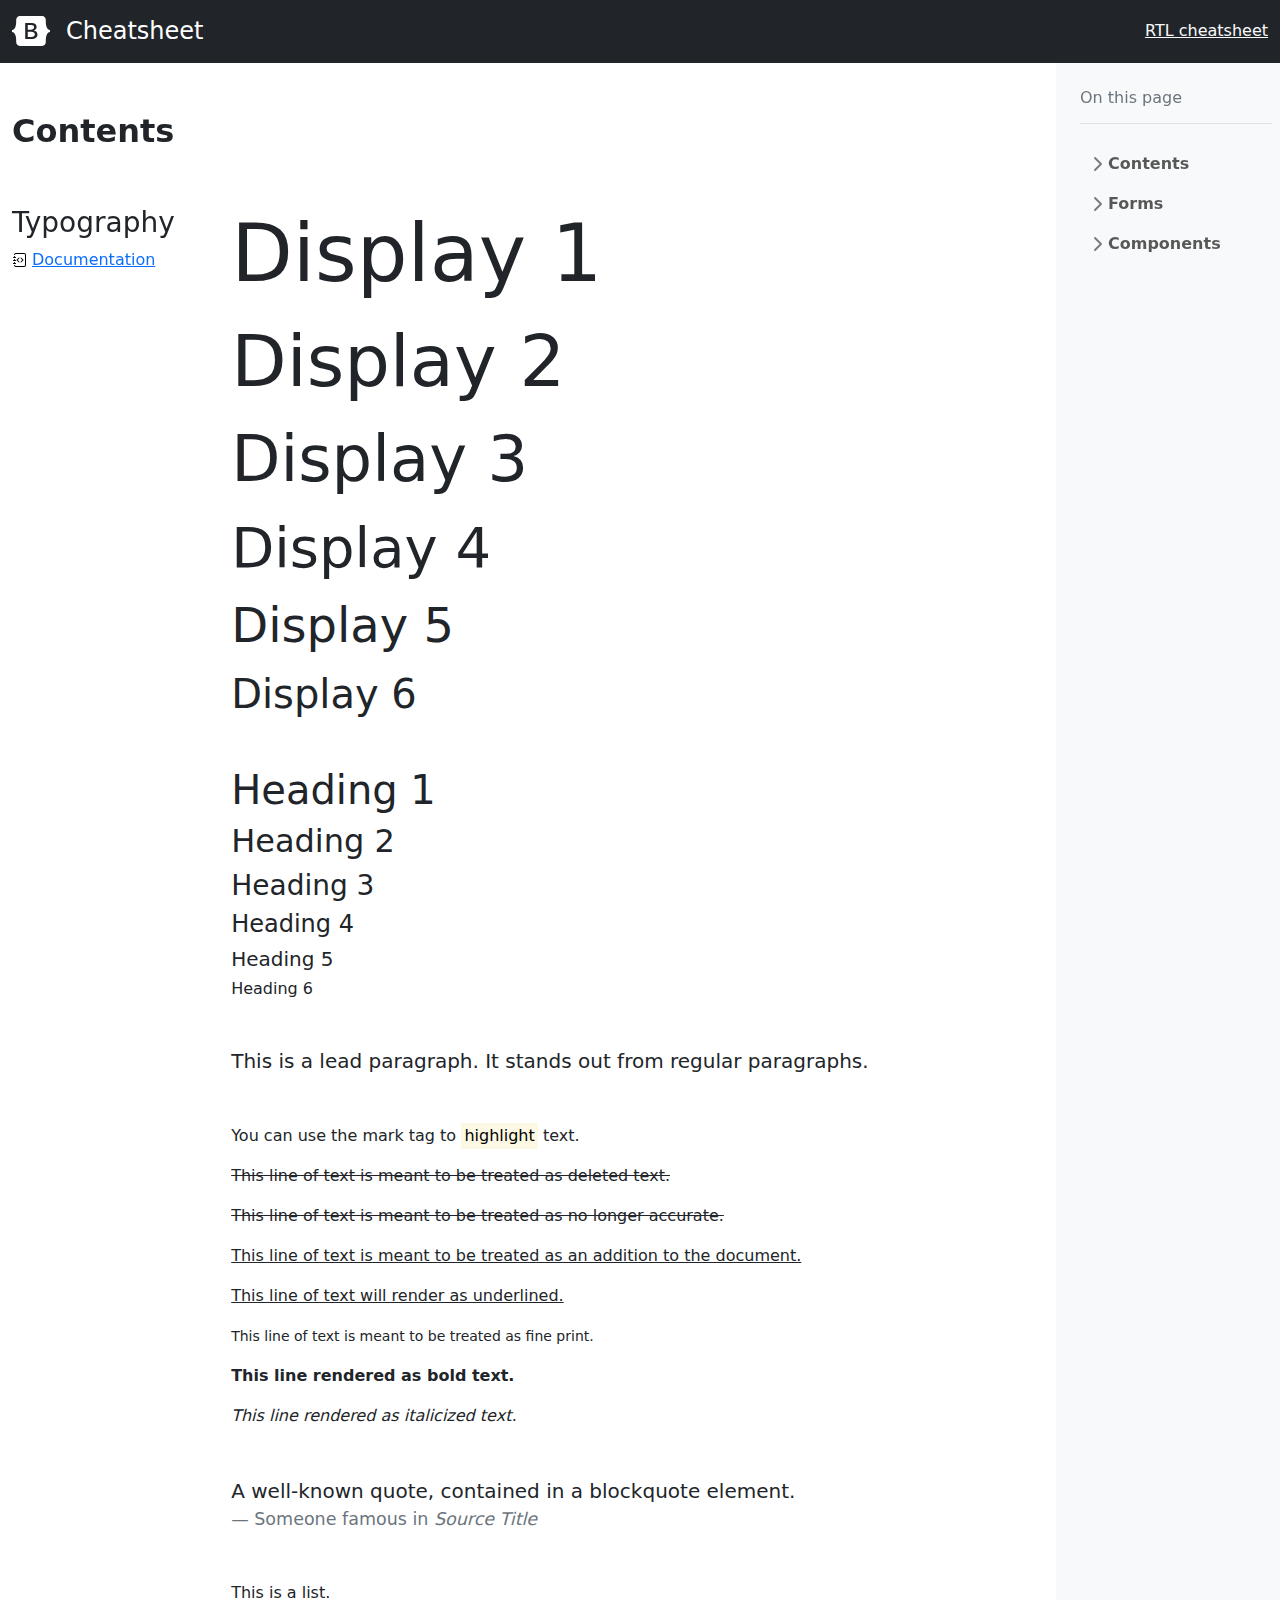
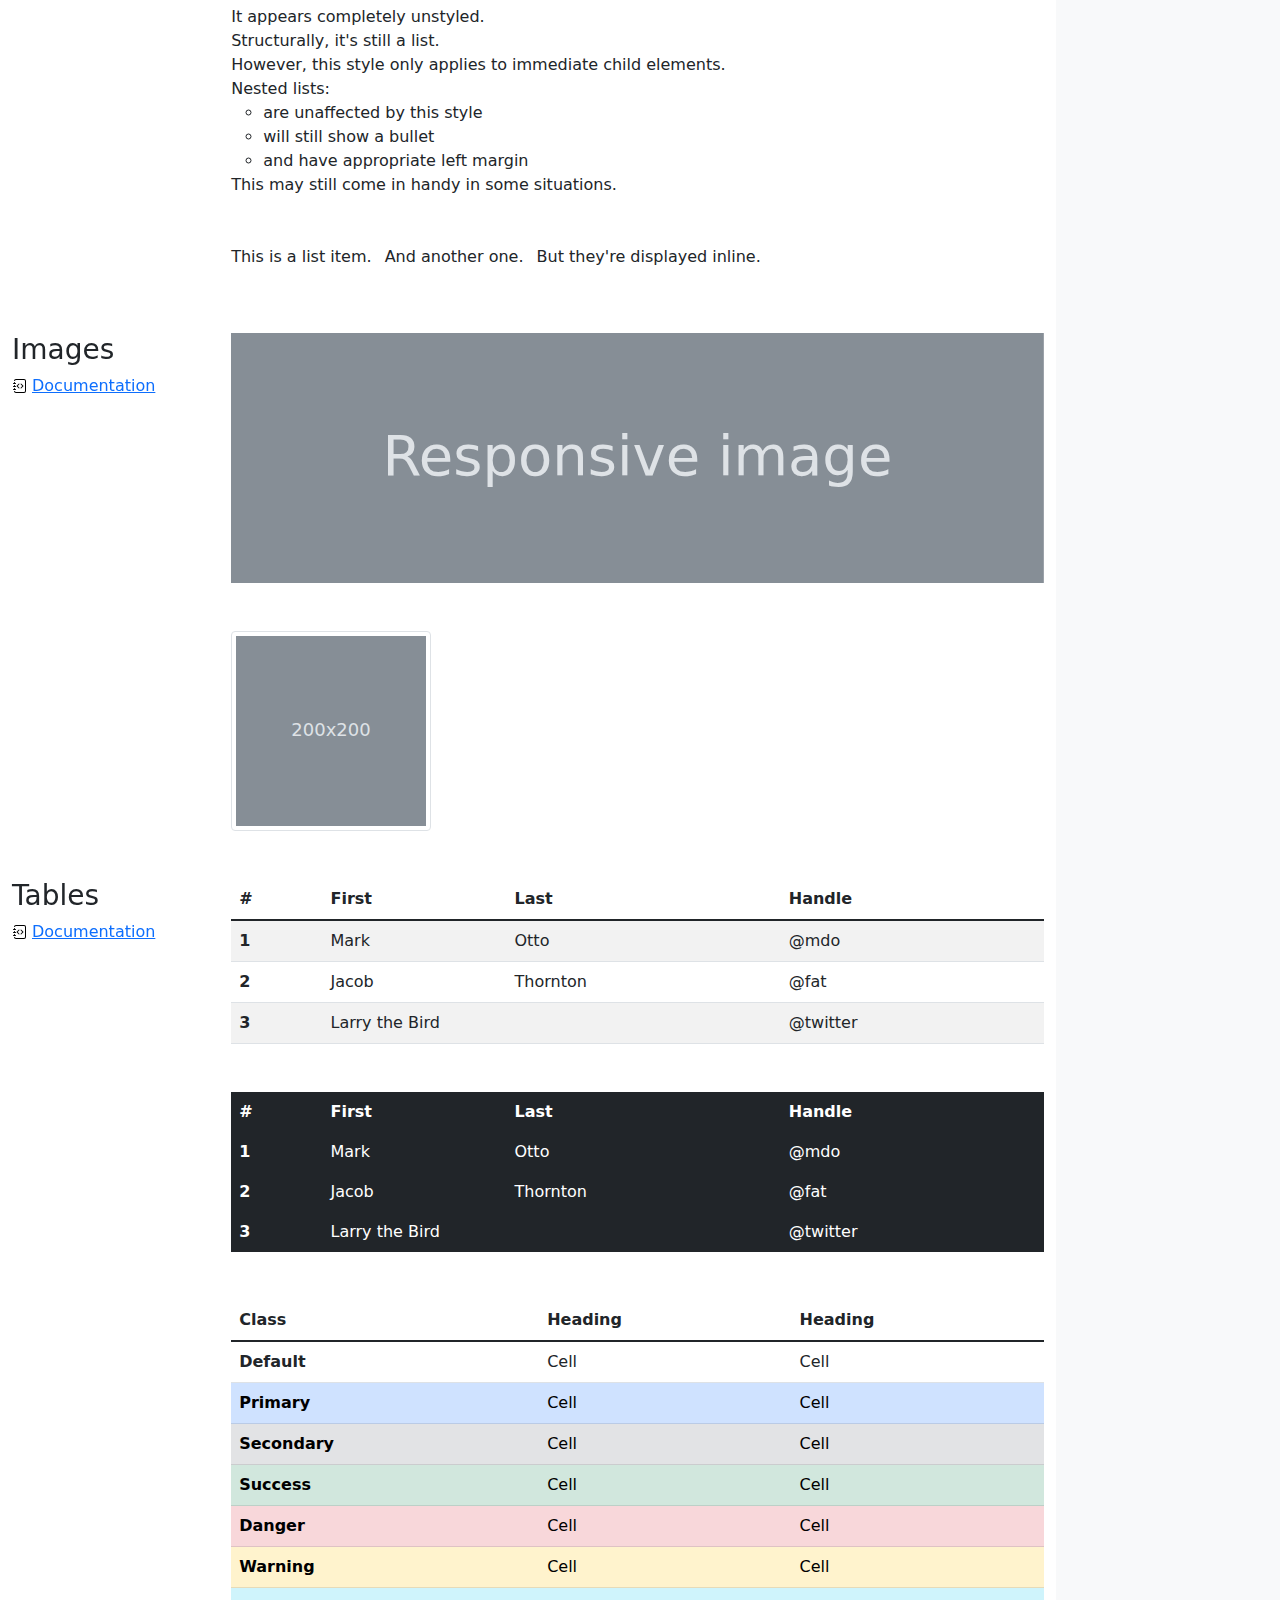
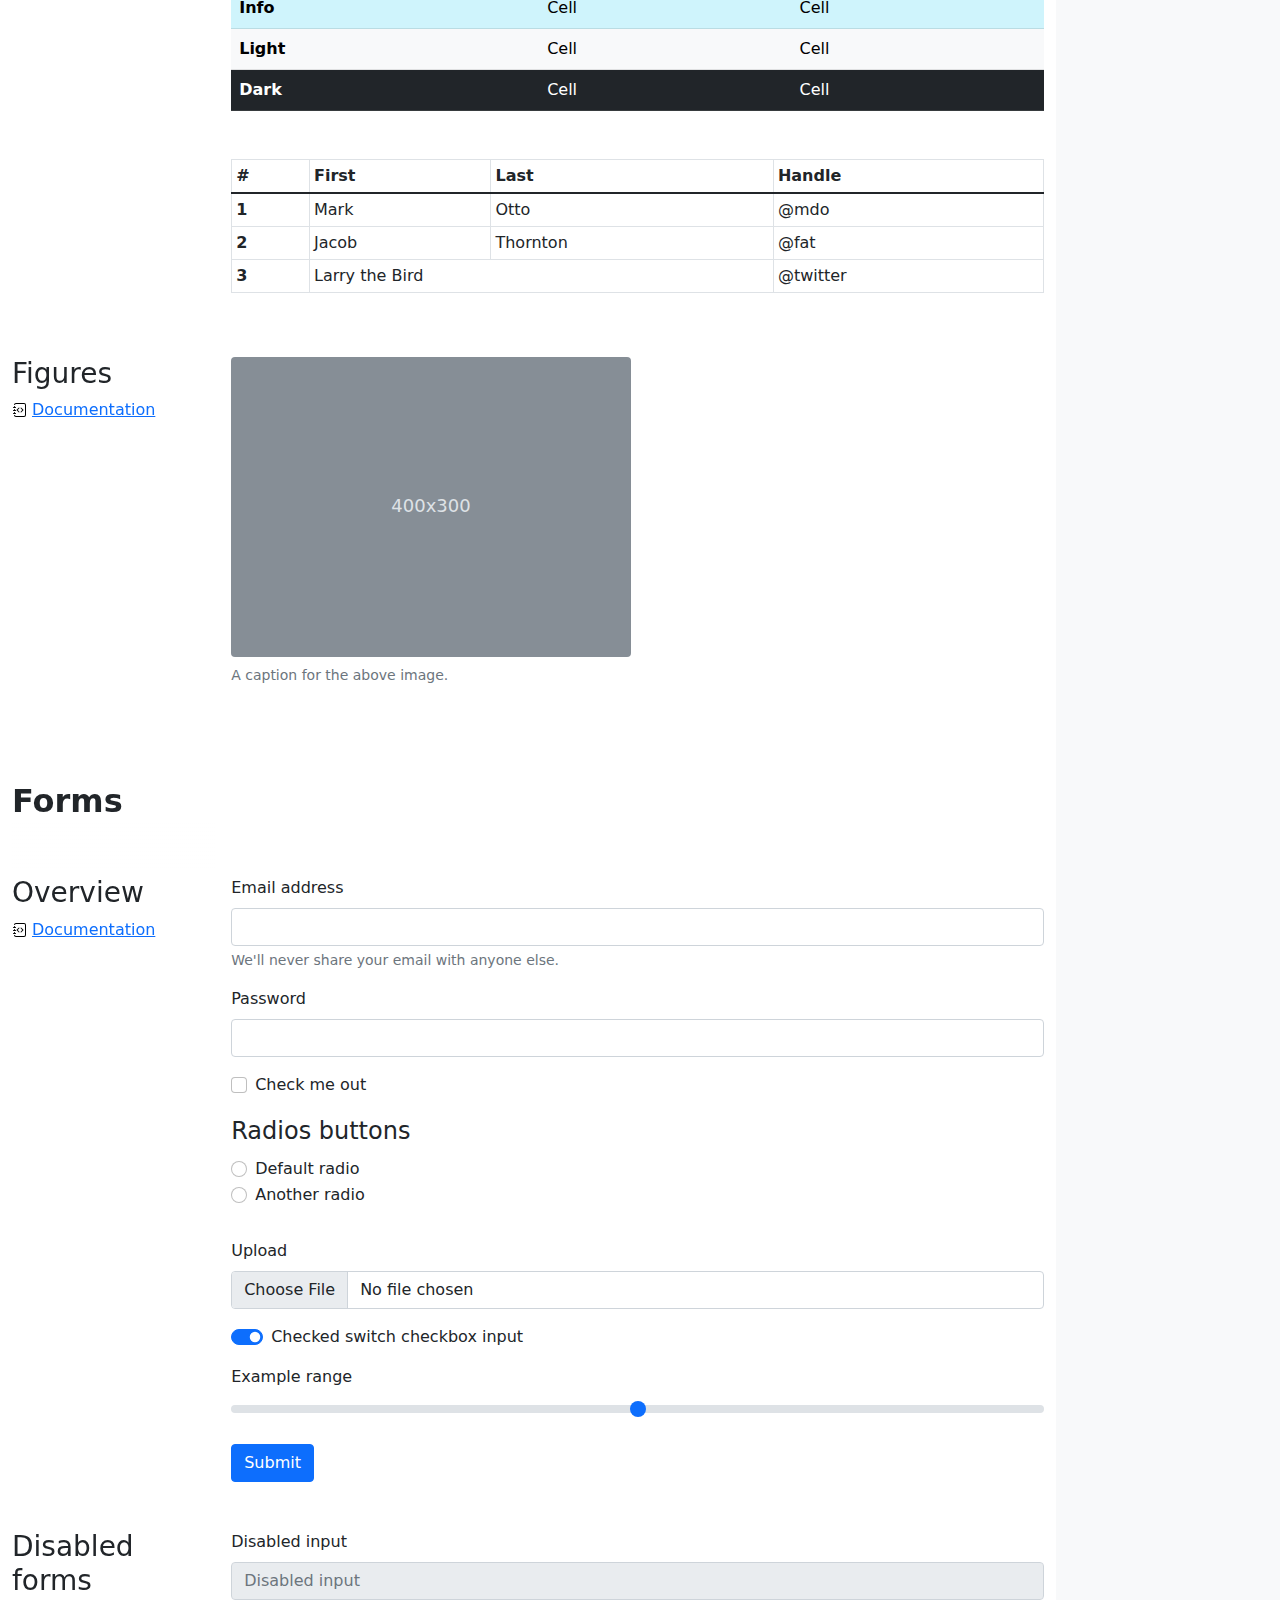
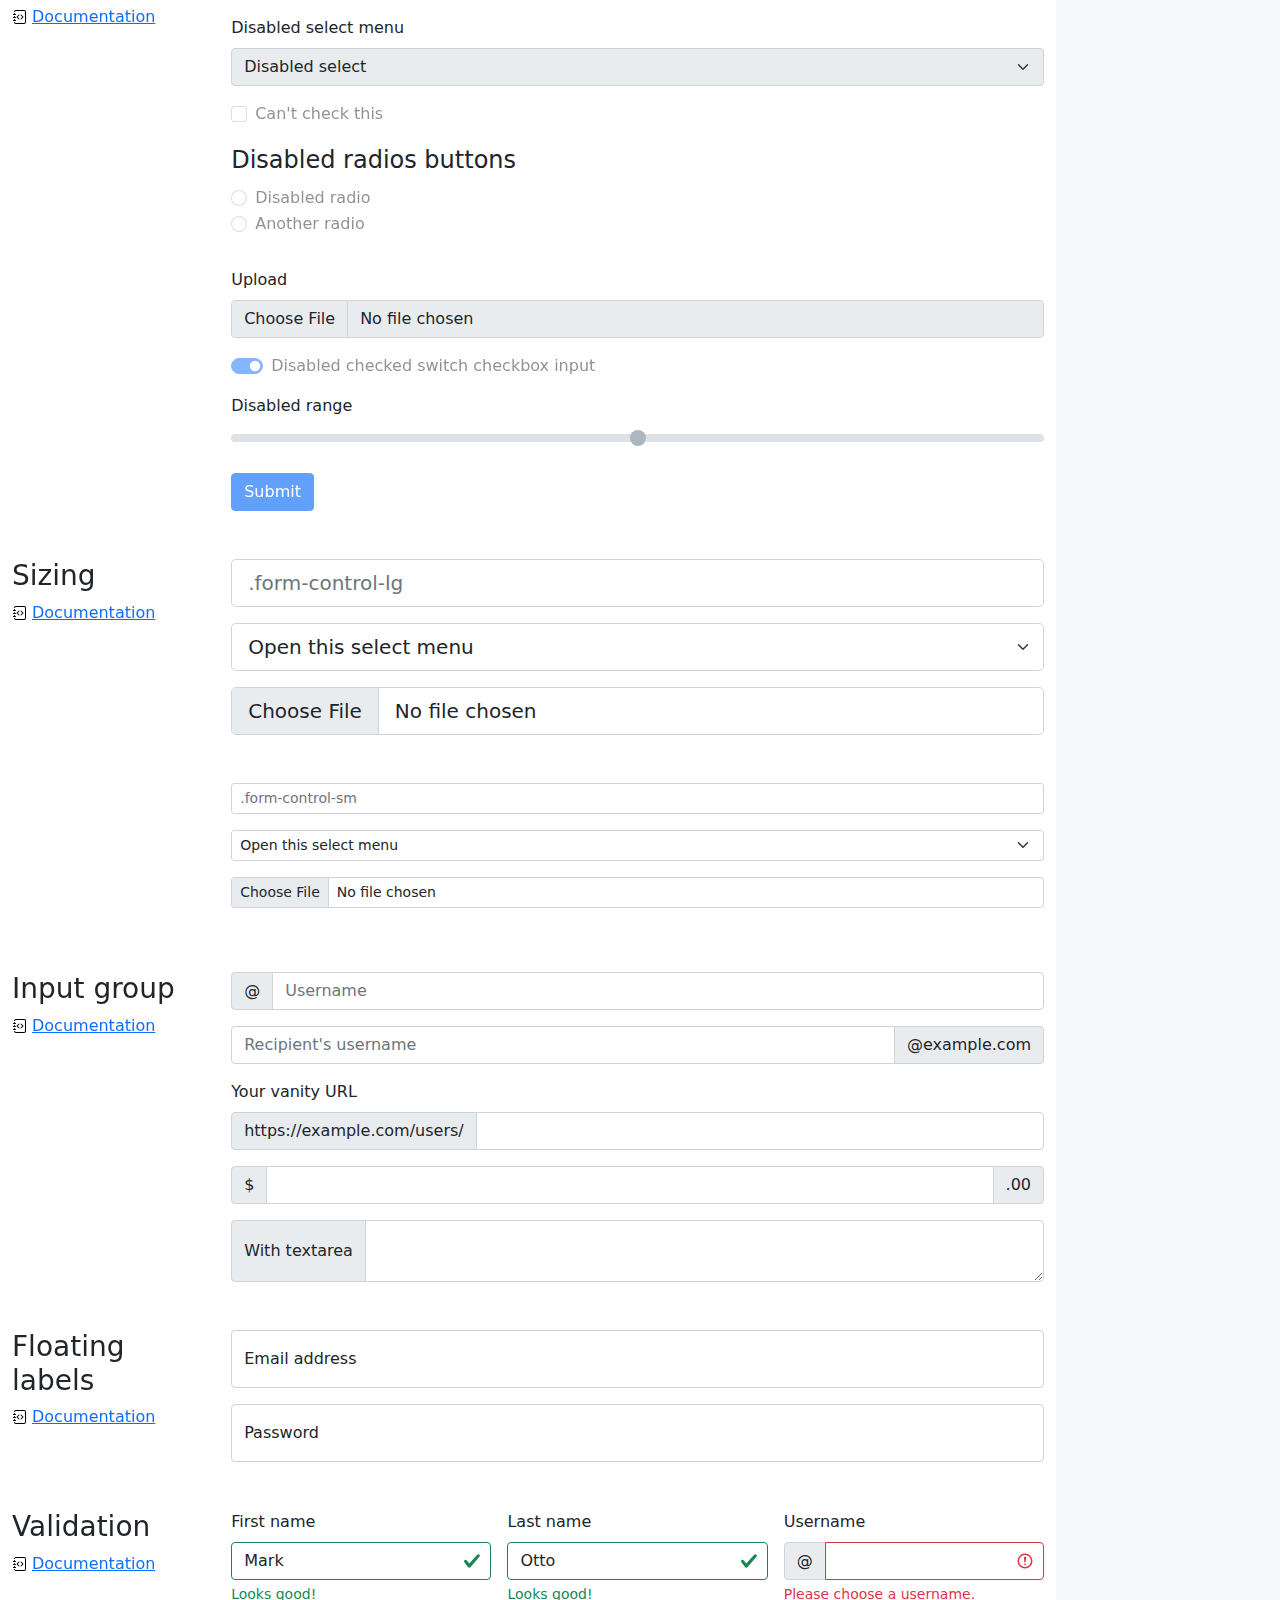
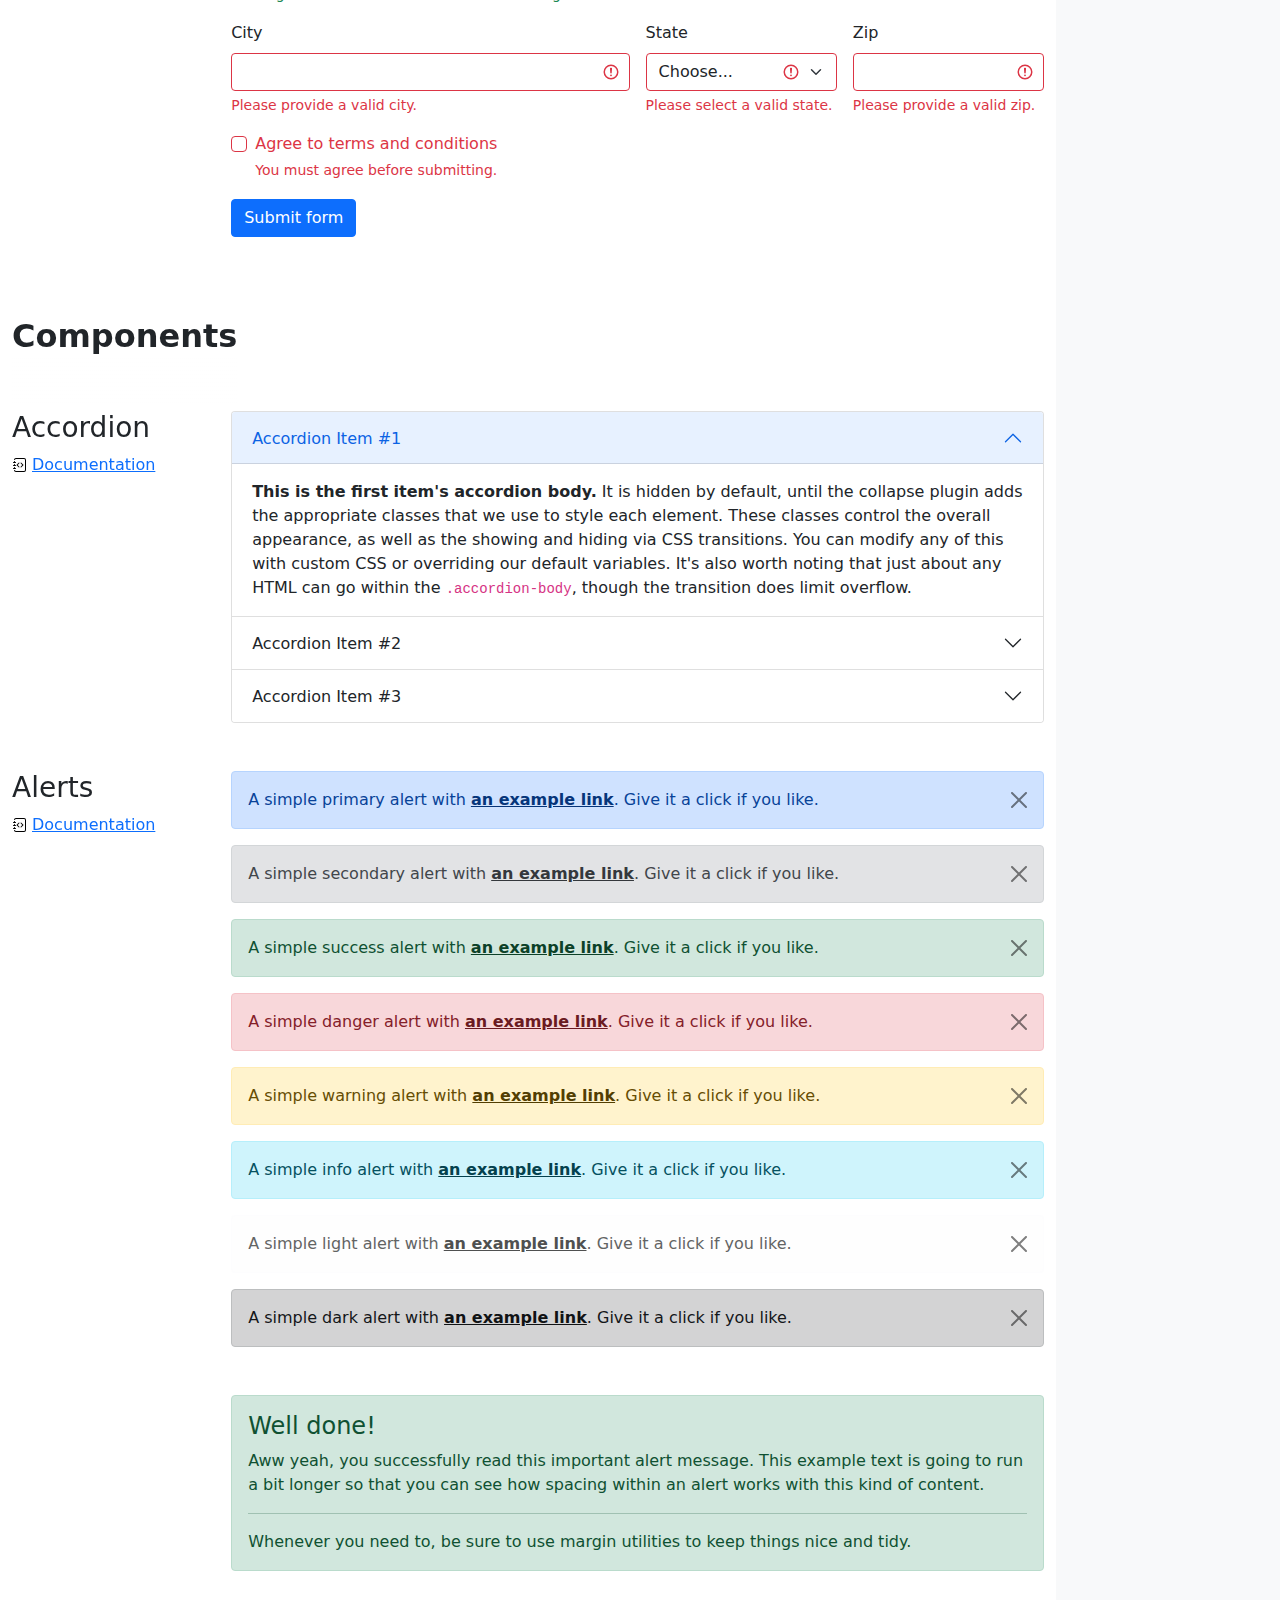
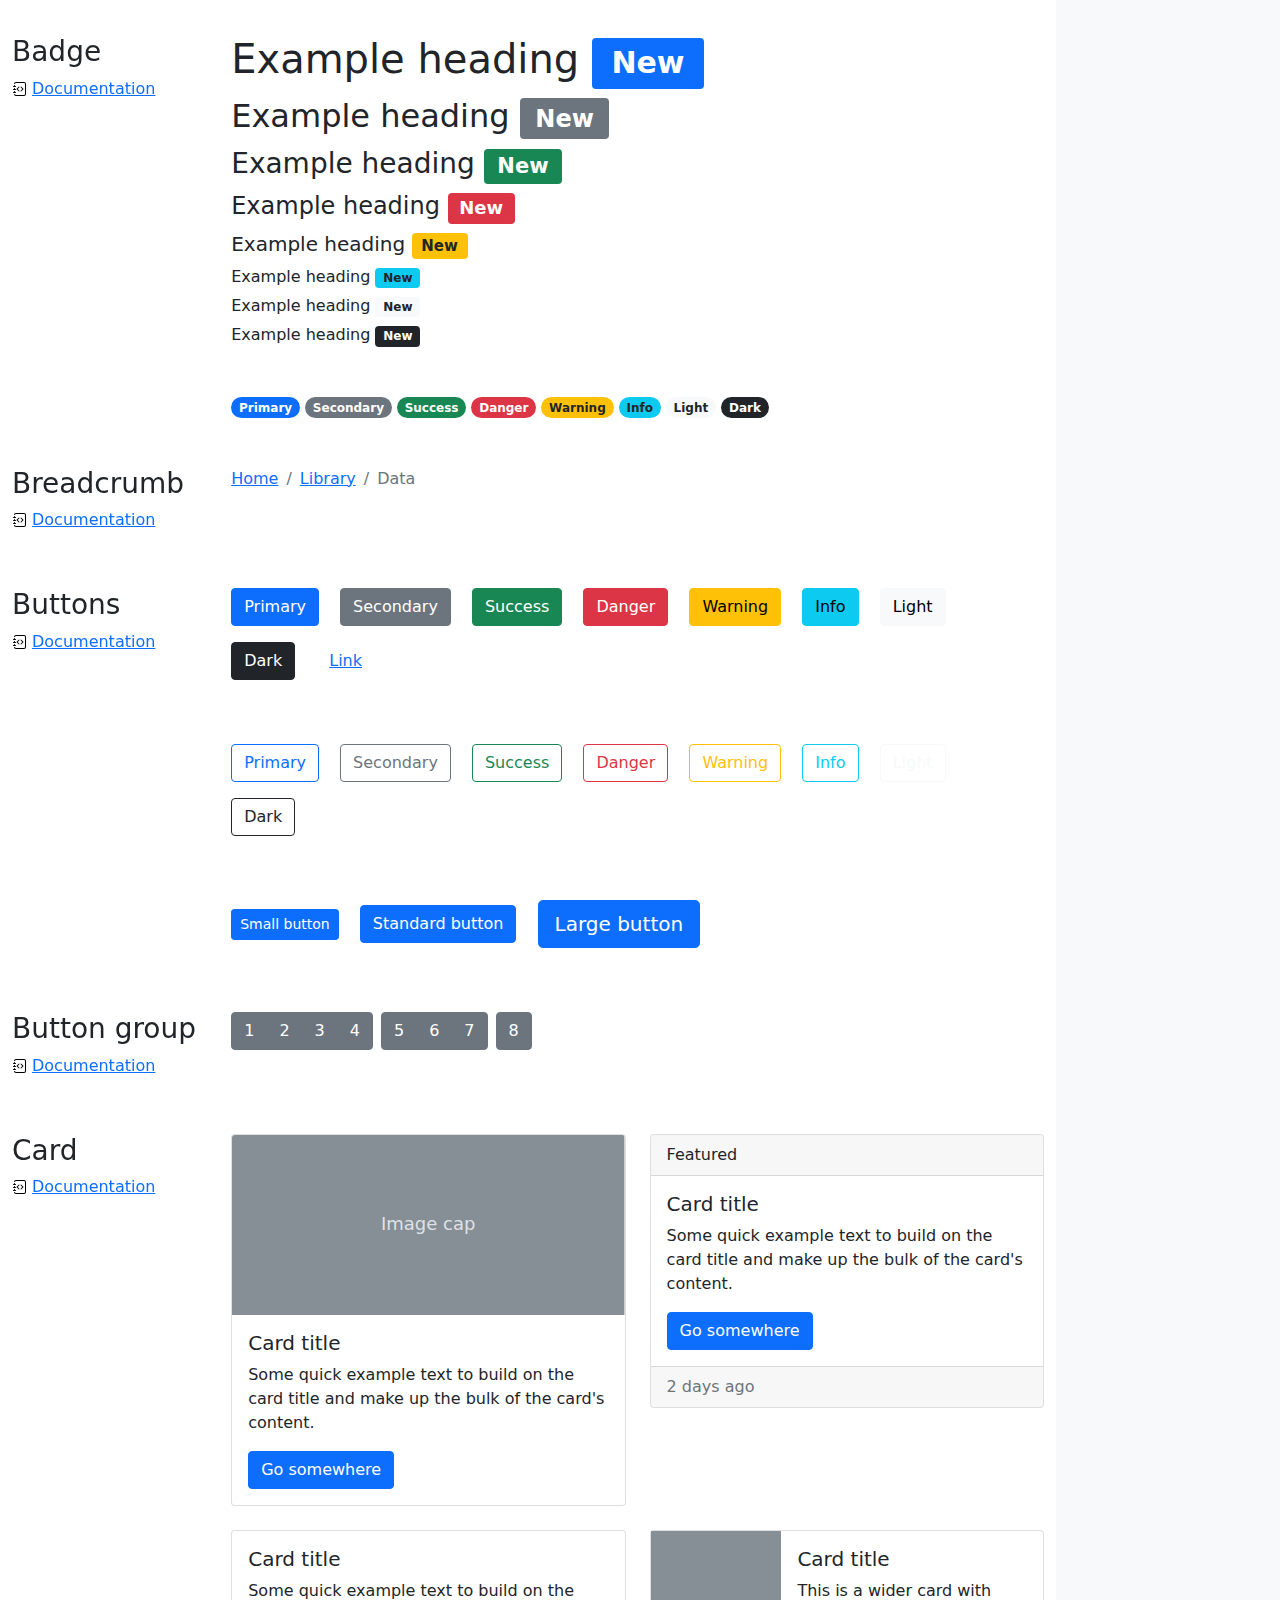
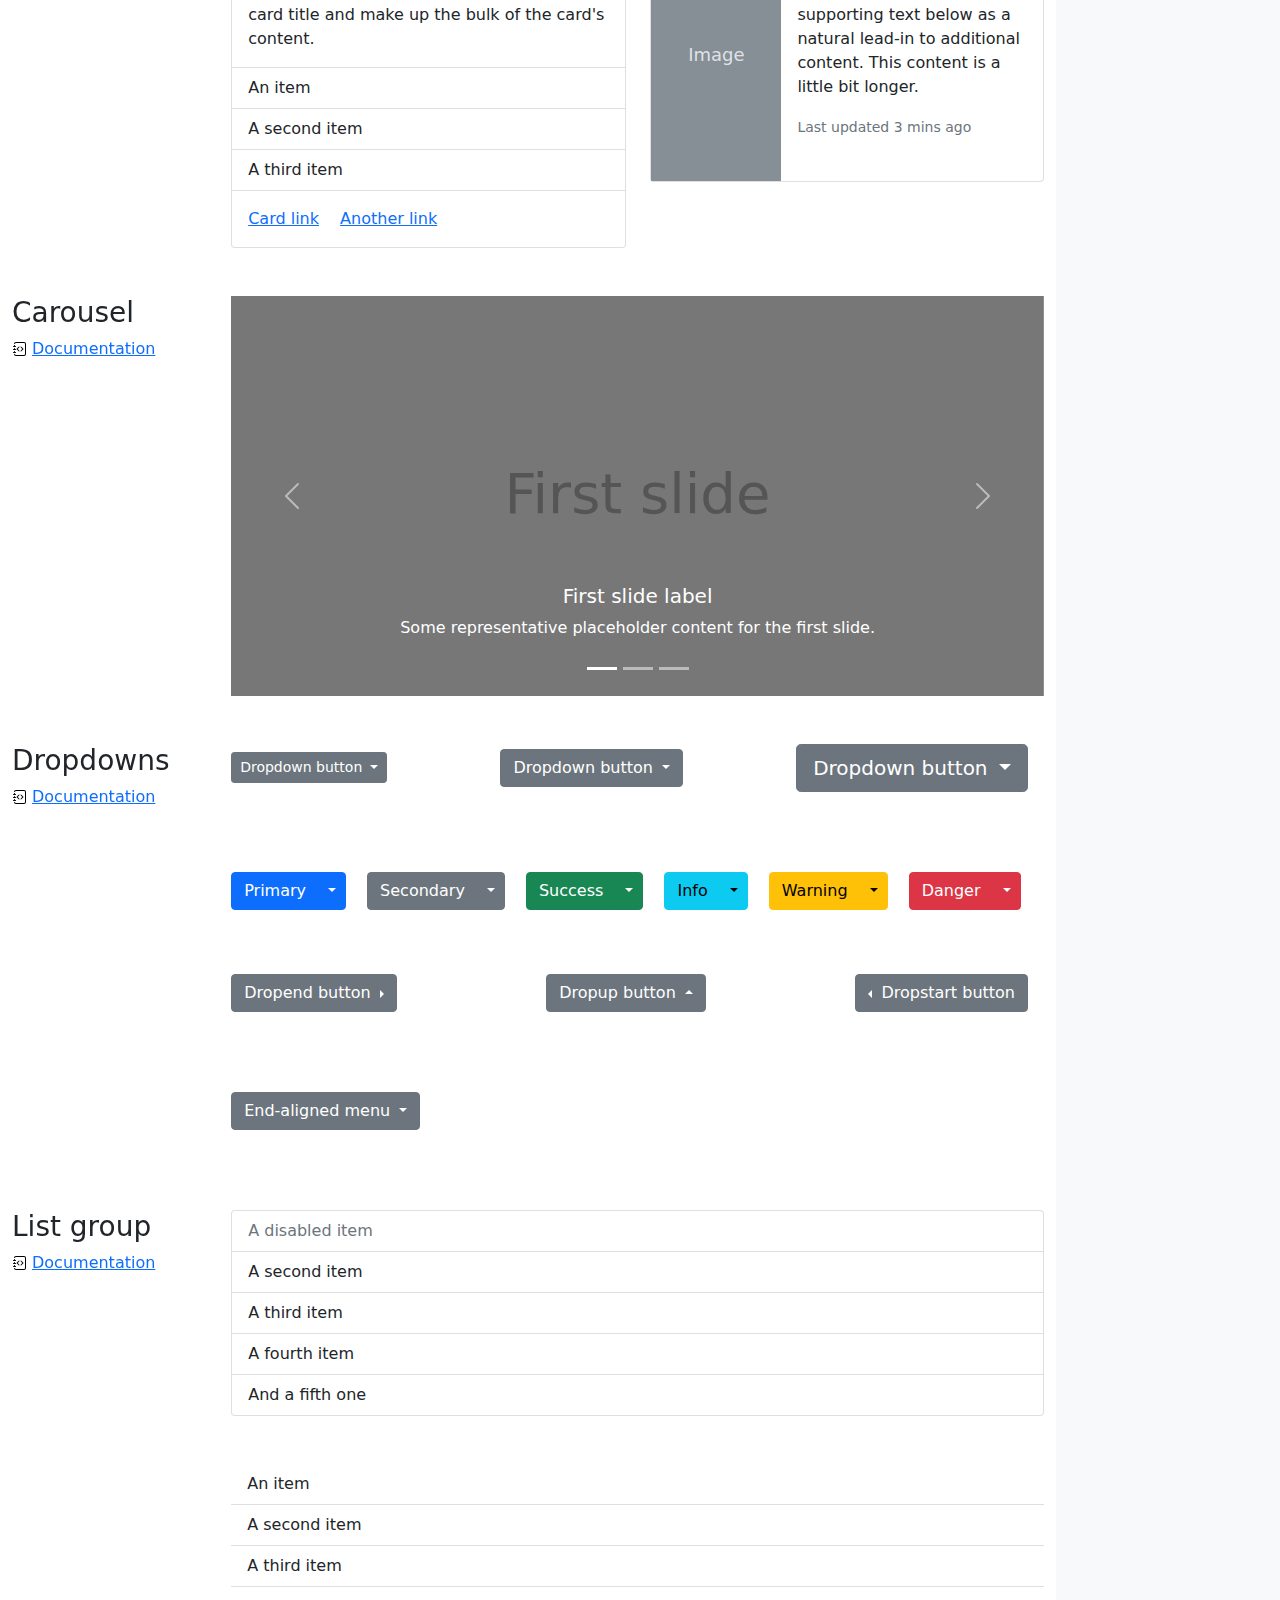
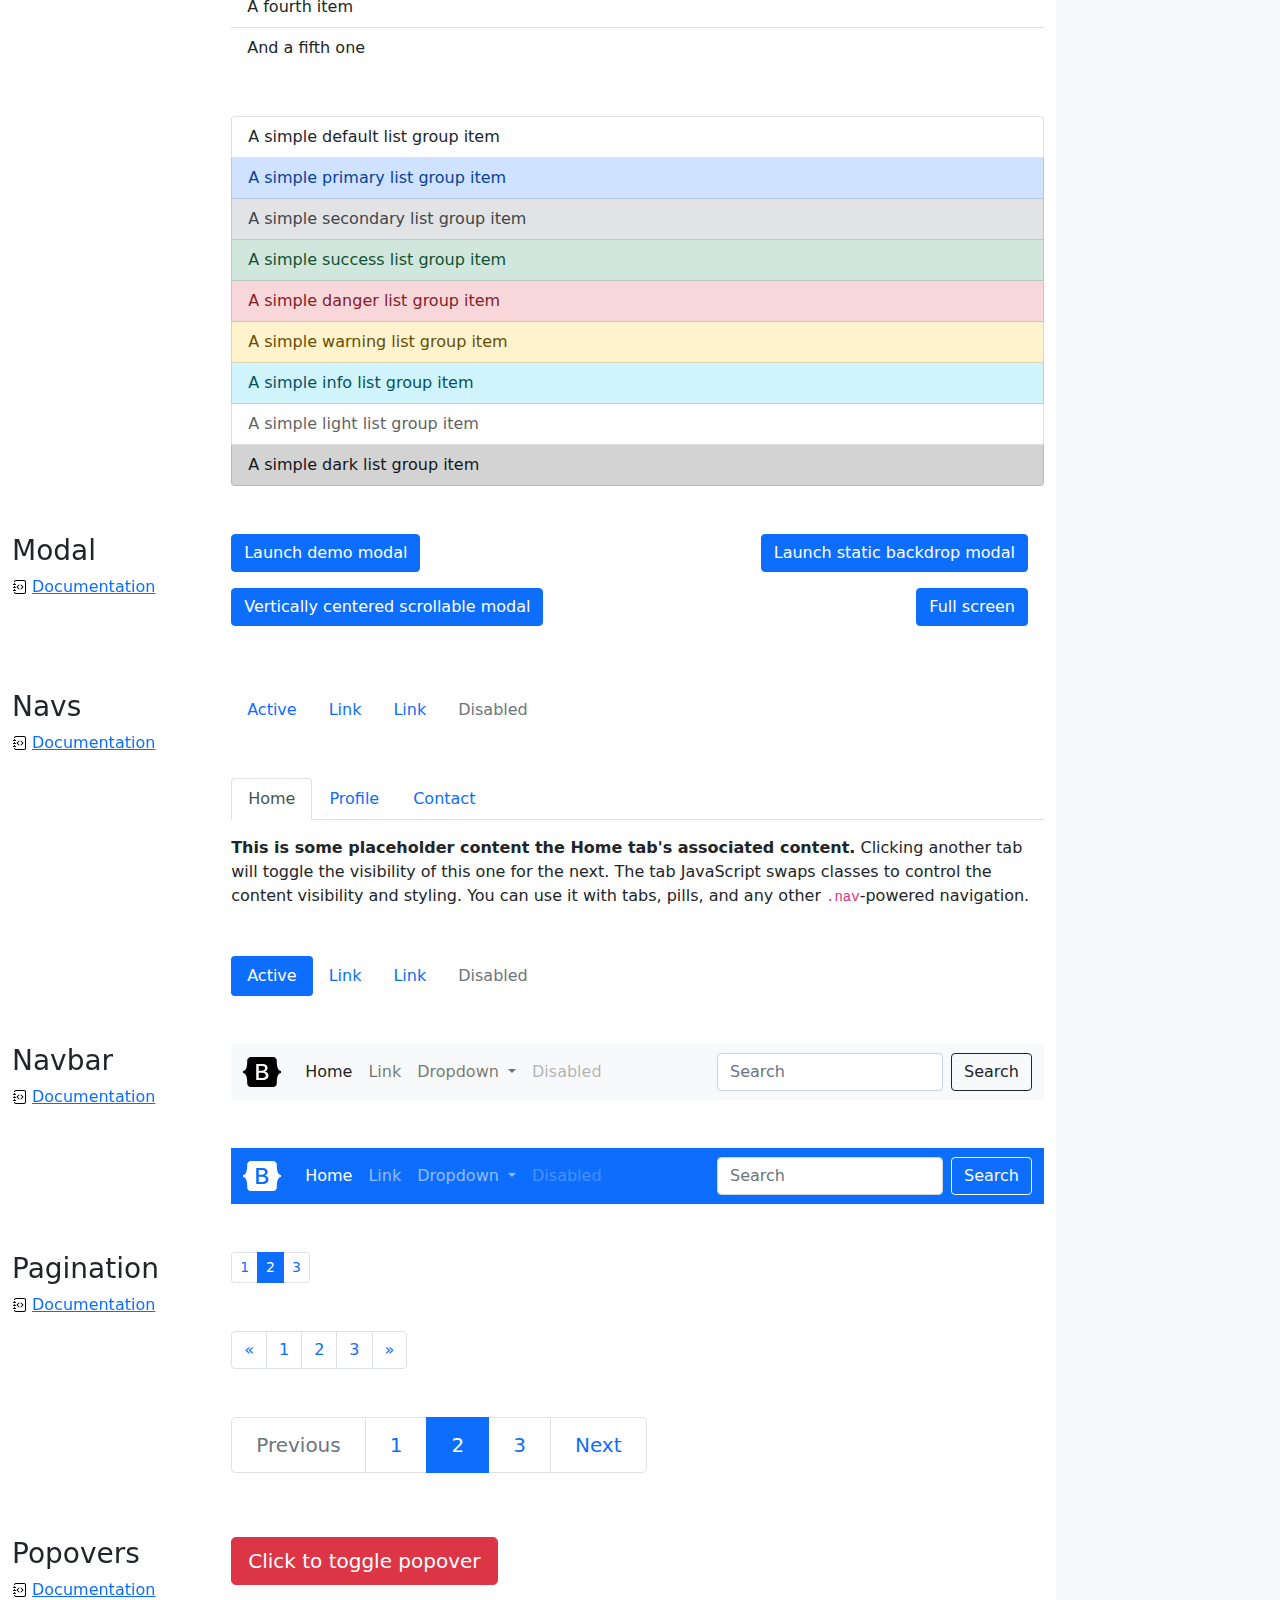
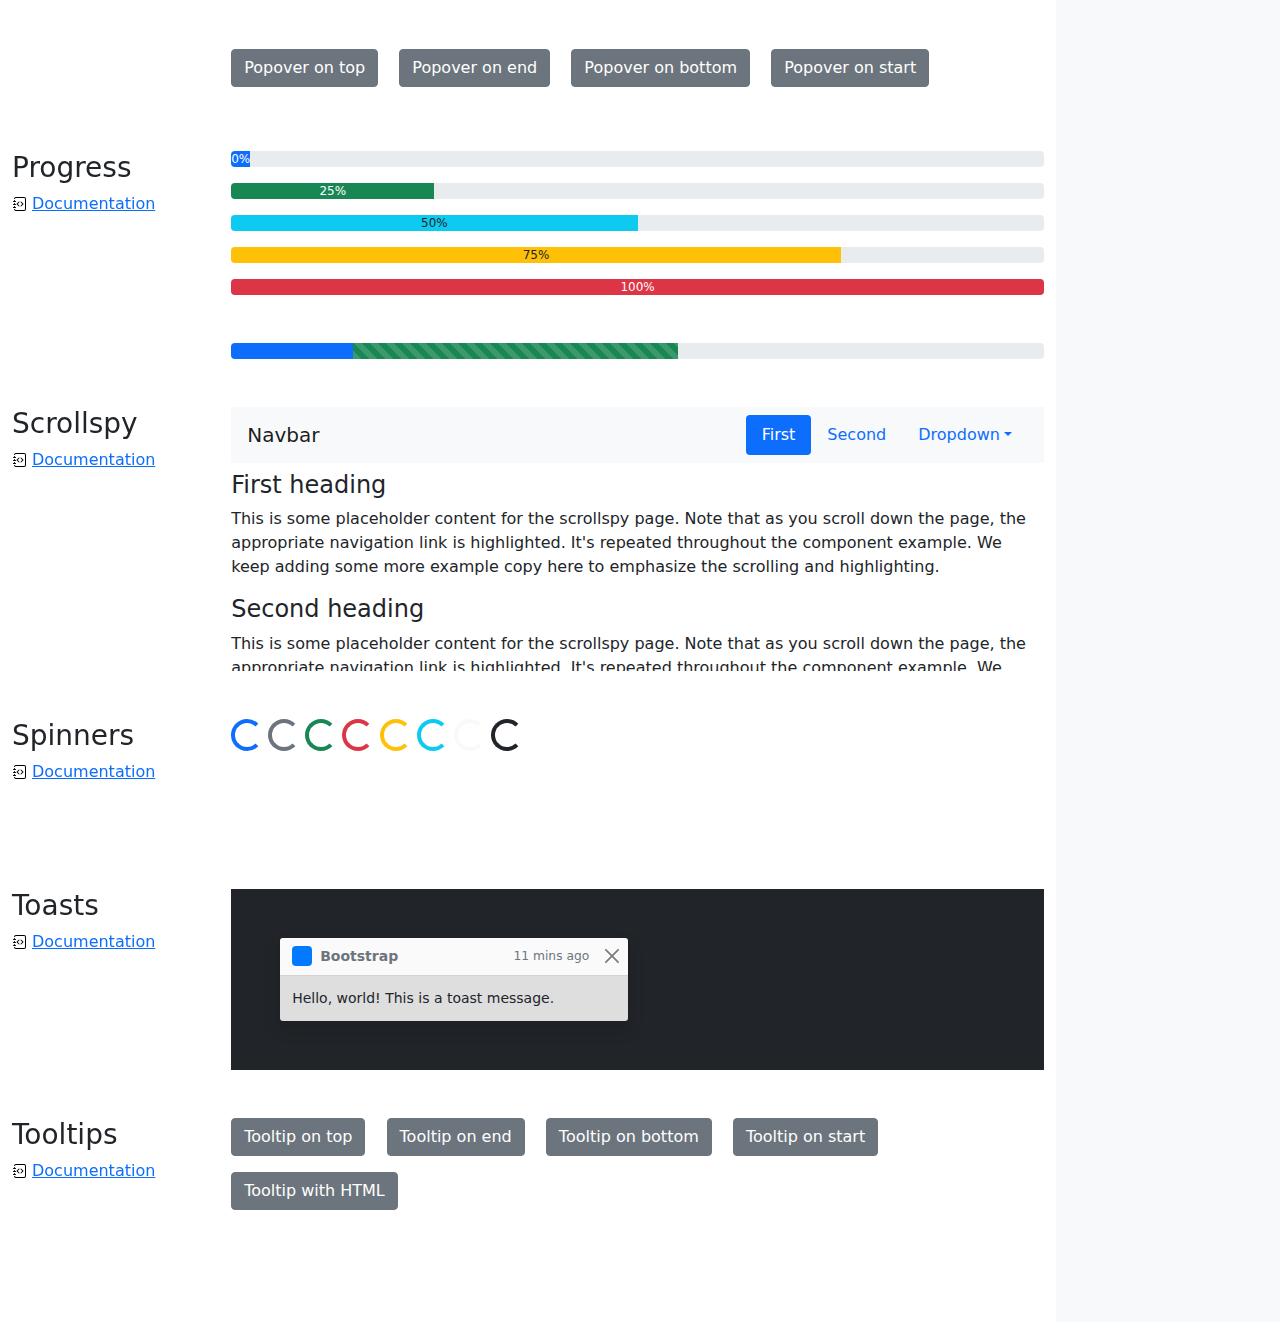
<file: cheatsheet/index.html>
<!doctype html>
<html lang="en">
  <head>
    <meta charset="utf-8">
    <meta name="viewport" content="width=device-width, initial-scale=1">
    <meta name="description" content="">
    <meta name="author" content="Mark Otto, Jacob Thornton, and Bootstrap contributors">
    <meta name="generator" content="Hugo 0.88.1">
    <title>Cheatsheet · Bootstrap v5.1</title>

    <link rel="canonical" href="https://getbootstrap.com/docs/5.1/examples/cheatsheet/">

    

    <!-- Bootstrap core CSS -->
<link href="../assets/dist/css/bootstrap.min.css" rel="stylesheet">

    <style>
      .bd-placeholder-img {
        font-size: 1.125rem;
        text-anchor: middle;
        -webkit-user-select: none;
        -moz-user-select: none;
        user-select: none;
      }

      @media (min-width: 768px) {
        .bd-placeholder-img-lg {
          font-size: 3.5rem;
        }
      }
    </style>

    
    <!-- Custom styles for this template -->
    <link href="cheatsheet.css" rel="stylesheet">
  </head>
  <body class="bg-light">
    
<header class="bd-header bg-dark py-3 d-flex align-items-stretch border-bottom border-dark">
  <div class="container-fluid d-flex align-items-center">
    <h1 class="d-flex align-items-center fs-4 text-white mb-0">
      <img src="../assets/brand/bootstrap-logo-white.svg" width="38" height="30" class="me-3" alt="Bootstrap">
      Cheatsheet
    </h1>
    <a href="../examples/cheatsheet-rtl/" class="ms-auto link-light" hreflang="ar">RTL cheatsheet</a>
  </div>
</header>
<aside class="bd-aside sticky-xl-top text-muted align-self-start mb-3 mb-xl-5 px-2">
  <h2 class="h6 pt-4 pb-3 mb-4 border-bottom">On this page</h2>
  <nav class="small" id="toc">
    <ul class="list-unstyled">
      <li class="my-2">
        <button class="btn d-inline-flex align-items-center collapsed" data-bs-toggle="collapse" aria-expanded="false" data-bs-target="#contents-collapse" aria-controls="contents-collapse">Contents</button>
        <ul class="list-unstyled ps-3 collapse" id="contents-collapse">
          <li><a class="d-inline-flex align-items-center rounded" href="#typography">Typography</a></li>
          <li><a class="d-inline-flex align-items-center rounded" href="#images">Images</a></li>
          <li><a class="d-inline-flex align-items-center rounded" href="#tables">Tables</a></li>
          <li><a class="d-inline-flex align-items-center rounded" href="#figures">Figures</a></li>
        </ul>
      </li>
      <li class="my-2">
        <button class="btn d-inline-flex align-items-center collapsed" data-bs-toggle="collapse" aria-expanded="false" data-bs-target="#forms-collapse" aria-controls="forms-collapse">Forms</button>
        <ul class="list-unstyled ps-3 collapse" id="forms-collapse">
          <li><a class="d-inline-flex align-items-center rounded" href="#overview">Overview</a></li>
          <li><a class="d-inline-flex align-items-center rounded" href="#disabled-forms">Disabled forms</a></li>
          <li><a class="d-inline-flex align-items-center rounded" href="#sizing">Sizing</a></li>
          <li><a class="d-inline-flex align-items-center rounded" href="#input-group">Input group</a></li>
          <li><a class="d-inline-flex align-items-center rounded" href="#floating-labels">Floating labels</a></li>
          <li><a class="d-inline-flex align-items-center rounded" href="#validation">Validation</a></li>
        </ul>
      </li>
      <li class="my-2">
        <button class="btn d-inline-flex align-items-center collapsed" data-bs-toggle="collapse" aria-expanded="false" data-bs-target="#components-collapse" aria-controls="components-collapse">Components</button>
        <ul class="list-unstyled ps-3 collapse" id="components-collapse">
          <li><a class="d-inline-flex align-items-center rounded" href="#accordion">Accordion</a></li>
          <li><a class="d-inline-flex align-items-center rounded" href="#alerts">Alerts</a></li>
          <li><a class="d-inline-flex align-items-center rounded" href="#badge">Badge</a></li>
          <li><a class="d-inline-flex align-items-center rounded" href="#breadcrumb">Breadcrumb</a></li>
          <li><a class="d-inline-flex align-items-center rounded" href="#buttons">Buttons</a></li>
          <li><a class="d-inline-flex align-items-center rounded" href="#button-group">Button group</a></li>
          <li><a class="d-inline-flex align-items-center rounded" href="#card">Card</a></li>
          <li><a class="d-inline-flex align-items-center rounded" href="#carousel">Carousel</a></li>
          <li><a class="d-inline-flex align-items-center rounded" href="#dropdowns">Dropdowns</a></li>
          <li><a class="d-inline-flex align-items-center rounded" href="#list-group">List group</a></li>
          <li><a class="d-inline-flex align-items-center rounded" href="#modal">Modal</a></li>
          <li><a class="d-inline-flex align-items-center rounded" href="#navs">Navs</a></li>
          <li><a class="d-inline-flex align-items-center rounded" href="#navbar">Navbar</a></li>
          <li><a class="d-inline-flex align-items-center rounded" href="#pagination">Pagination</a></li>
          <li><a class="d-inline-flex align-items-center rounded" href="#popovers">Popovers</a></li>
          <li><a class="d-inline-flex align-items-center rounded" href="#progress">Progress</a></li>
          <li><a class="d-inline-flex align-items-center rounded" href="#scrollspy">Scrollspy</a></li>
          <li><a class="d-inline-flex align-items-center rounded" href="#spinners">Spinners</a></li>
          <li><a class="d-inline-flex align-items-center rounded" href="#toasts">Toasts</a></li>
          <li><a class="d-inline-flex align-items-center rounded" href="#tooltips">Tooltips</a></li>
        </ul>
      </li>
    </ul>
  </nav>
</aside>
<div class="bd-cheatsheet container-fluid bg-body">
  <section id="content">
    <h2 class="sticky-xl-top fw-bold pt-3 pt-xl-5 pb-2 pb-xl-3">Contents</h2>

    <article class="my-3" id="typography">
      <div class="bd-heading sticky-xl-top align-self-start mt-5 mb-3 mt-xl-0 mb-xl-2">
        <h3>Typography</h3>
        <a class="d-flex align-items-center" href="../content/typography/">Documentation</a>
      </div>

      <div>
        <div class="bd-example">
        <p class="display-1">Display 1</p>
        <p class="display-2">Display 2</p>
        <p class="display-3">Display 3</p>
        <p class="display-4">Display 4</p>
        <p class="display-5">Display 5</p>
        <p class="display-6">Display 6</p>
        </div>

        <div class="bd-example">
        <p class="h1">Heading 1</p>
        <p class="h2">Heading 2</p>
        <p class="h3">Heading 3</p>
        <p class="h4">Heading 4</p>
        <p class="h5">Heading 5</p>
        <p class="h6">Heading 6</p>
        </div>

        <div class="bd-example">
        <p class="lead">
          This is a lead paragraph. It stands out from regular paragraphs.
        </p>
        </div>

        <div class="bd-example">
        <p>You can use the mark tag to <mark>highlight</mark> text.</p>
        <p><del>This line of text is meant to be treated as deleted text.</del></p>
        <p><s>This line of text is meant to be treated as no longer accurate.</s></p>
        <p><ins>This line of text is meant to be treated as an addition to the document.</ins></p>
        <p><u>This line of text will render as underlined.</u></p>
        <p><small>This line of text is meant to be treated as fine print.</small></p>
        <p><strong>This line rendered as bold text.</strong></p>
        <p><em>This line rendered as italicized text.</em></p>
        </div>

        <div class="bd-example">
        <blockquote class="blockquote">
          <p>A well-known quote, contained in a blockquote element.</p>
          <footer class="blockquote-footer">Someone famous in <cite title="Source Title">Source Title</cite></footer>
        </blockquote>
        </div>

        <div class="bd-example">
        <ul class="list-unstyled">
          <li>This is a list.</li>
          <li>It appears completely unstyled.</li>
          <li>Structurally, it's still a list.</li>
          <li>However, this style only applies to immediate child elements.</li>
          <li>Nested lists:
            <ul>
              <li>are unaffected by this style</li>
              <li>will still show a bullet</li>
              <li>and have appropriate left margin</li>
            </ul>
          </li>
          <li>This may still come in handy in some situations.</li>
        </ul>
        </div>

        <div class="bd-example">
        <ul class="list-inline">
          <li class="list-inline-item">This is a list item.</li>
          <li class="list-inline-item">And another one.</li>
          <li class="list-inline-item">But they're displayed inline.</li>
        </ul>
        </div>
      </div>
    </article>
    <article class="my-3" id="images">
      <div class="bd-heading sticky-xl-top align-self-start mt-5 mb-3 mt-xl-0 mb-xl-2">
        <h3>Images</h3>
        <a class="d-flex align-items-center" href="../content/images/">Documentation</a>
      </div>

      <div>
        <div class="bd-example">
        <svg class="bd-placeholder-img bd-placeholder-img-lg img-fluid" width="100%" height="250" xmlns="http://www.w3.org/2000/svg" role="img" aria-label="Placeholder: Responsive image" preserveAspectRatio="xMidYMid slice" focusable="false"><title>Placeholder</title><rect width="100%" height="100%" fill="#868e96"/><text x="50%" y="50%" fill="#dee2e6" dy=".3em">Responsive image</text></svg>

        </div>

        <div class="bd-example">
        <svg class="bd-placeholder-img img-thumbnail" width="200" height="200" xmlns="http://www.w3.org/2000/svg" role="img" aria-label="A generic square placeholder image with a white border around it, making it resemble a photograph taken with an old instant camera: 200x200" preserveAspectRatio="xMidYMid slice" focusable="false"><title>A generic square placeholder image with a white border around it, making it resemble a photograph taken with an old instant camera</title><rect width="100%" height="100%" fill="#868e96"/><text x="50%" y="50%" fill="#dee2e6" dy=".3em">200x200</text></svg>

        </div>
      </div>
    </article>
    <article class="my-3" id="tables">
      <div class="bd-heading sticky-xl-top align-self-start mt-5 mb-3 mt-xl-0 mb-xl-2">
        <h3>Tables</h3>
        <a class="d-flex align-items-center" href="../content/tables/">Documentation</a>
      </div>

      <div>
        <div class="bd-example">
        <table class="table table-striped">
          <thead>
          <tr>
            <th scope="col">#</th>
            <th scope="col">First</th>
            <th scope="col">Last</th>
            <th scope="col">Handle</th>
          </tr>
          </thead>
          <tbody>
          <tr>
            <th scope="row">1</th>
            <td>Mark</td>
            <td>Otto</td>
            <td>@mdo</td>
          </tr>
          <tr>
            <th scope="row">2</th>
            <td>Jacob</td>
            <td>Thornton</td>
            <td>@fat</td>
          </tr>
          <tr>
            <th scope="row">3</th>
            <td colspan="2">Larry the Bird</td>
            <td>@twitter</td>
          </tr>
          </tbody>
        </table>
        </div>

        <div class="bd-example">
        <table class="table table-dark table-borderless">
          <thead>
          <tr>
            <th scope="col">#</th>
            <th scope="col">First</th>
            <th scope="col">Last</th>
            <th scope="col">Handle</th>
          </tr>
          </thead>
          <tbody>
          <tr>
            <th scope="row">1</th>
            <td>Mark</td>
            <td>Otto</td>
            <td>@mdo</td>
          </tr>
          <tr>
            <th scope="row">2</th>
            <td>Jacob</td>
            <td>Thornton</td>
            <td>@fat</td>
          </tr>
          <tr>
            <th scope="row">3</th>
            <td colspan="2">Larry the Bird</td>
            <td>@twitter</td>
          </tr>
          </tbody>
        </table>
        </div>

        <div class="bd-example">
        <table class="table table-hover">
          <thead>
          <tr>
            <th scope="col">Class</th>
            <th scope="col">Heading</th>
            <th scope="col">Heading</th>
          </tr>
          </thead>
          <tbody>
          <tr>
            <th scope="row">Default</th>
            <td>Cell</td>
            <td>Cell</td>
          </tr>
          
          <tr class="table-primary">
            <th scope="row">Primary</th>
            <td>Cell</td>
            <td>Cell</td>
          </tr>
          <tr class="table-secondary">
            <th scope="row">Secondary</th>
            <td>Cell</td>
            <td>Cell</td>
          </tr>
          <tr class="table-success">
            <th scope="row">Success</th>
            <td>Cell</td>
            <td>Cell</td>
          </tr>
          <tr class="table-danger">
            <th scope="row">Danger</th>
            <td>Cell</td>
            <td>Cell</td>
          </tr>
          <tr class="table-warning">
            <th scope="row">Warning</th>
            <td>Cell</td>
            <td>Cell</td>
          </tr>
          <tr class="table-info">
            <th scope="row">Info</th>
            <td>Cell</td>
            <td>Cell</td>
          </tr>
          <tr class="table-light">
            <th scope="row">Light</th>
            <td>Cell</td>
            <td>Cell</td>
          </tr>
          <tr class="table-dark">
            <th scope="row">Dark</th>
            <td>Cell</td>
            <td>Cell</td>
          </tr>
          </tbody>
        </table>
        </div>

        <div class="bd-example">
        <table class="table table-sm table-bordered">
          <thead>
          <tr>
            <th scope="col">#</th>
            <th scope="col">First</th>
            <th scope="col">Last</th>
            <th scope="col">Handle</th>
          </tr>
          </thead>
          <tbody>
          <tr>
            <th scope="row">1</th>
            <td>Mark</td>
            <td>Otto</td>
            <td>@mdo</td>
          </tr>
          <tr>
            <th scope="row">2</th>
            <td>Jacob</td>
            <td>Thornton</td>
            <td>@fat</td>
          </tr>
          <tr>
            <th scope="row">3</th>
            <td colspan="2">Larry the Bird</td>
            <td>@twitter</td>
          </tr>
          </tbody>
        </table>
        </div>
      </div>
    </article>
    <article class="my-3" id="figures">
      <div class="bd-heading sticky-xl-top align-self-start mt-5 mb-3 mt-xl-0 mb-xl-2">
        <h3>Figures</h3>
        <a class="d-flex align-items-center" href="../content/figures/">Documentation</a>
      </div>

      <div>
        <div class="bd-example">
        <figure class="figure">
          <svg class="bd-placeholder-img figure-img img-fluid rounded" width="400" height="300" xmlns="http://www.w3.org/2000/svg" role="img" aria-label="Placeholder: 400x300" preserveAspectRatio="xMidYMid slice" focusable="false"><title>Placeholder</title><rect width="100%" height="100%" fill="#868e96"/><text x="50%" y="50%" fill="#dee2e6" dy=".3em">400x300</text></svg>

          <figcaption class="figure-caption">A caption for the above image.</figcaption>
        </figure>
        </div>
      </div>
    </article>
  </section>

  <section id="forms">
    <h2 class="sticky-xl-top fw-bold pt-3 pt-xl-5 pb-2 pb-xl-3">Forms</h2>

    <article class="my-3" id="overview">
      <div class="bd-heading sticky-xl-top align-self-start mt-5 mb-3 mt-xl-0 mb-xl-2">
        <h3>Overview</h3>
        <a class="d-flex align-items-center" href="../forms/overview/">Documentation</a>
      </div>

      <div>
        <div class="bd-example">
        <form>
          <div class="mb-3">
            <label for="exampleInputEmail1" class="form-label">Email address</label>
            <input type="email" class="form-control" id="exampleInputEmail1" aria-describedby="emailHelp">
            <div id="emailHelp" class="form-text">We'll never share your email with anyone else.</div>
          </div>
          <div class="mb-3">
            <label for="exampleInputPassword1" class="form-label">Password</label>
            <input type="password" class="form-control" id="exampleInputPassword1">
          </div>
          <div class="mb-3 form-check">
            <input type="checkbox" class="form-check-input" id="exampleCheck1">
            <label class="form-check-label" for="exampleCheck1">Check me out</label>
          </div>
          <fieldset class="mb-3">
            <legend>Radios buttons</legend>
            <div class="form-check">
              <input type="radio" name="radios" class="form-check-input" id="exampleRadio1">
              <label class="form-check-label" for="exampleRadio1">Default radio</label>
            </div>
            <div class="mb-3 form-check">
              <input type="radio" name="radios" class="form-check-input" id="exampleRadio2">
              <label class="form-check-label" for="exampleRadio2">Another radio</label>
            </div>
          </fieldset>
          <div class="mb-3">
            <label class="form-label" for="customFile">Upload</label>
            <input type="file" class="form-control" id="customFile">
          </div>
          <div class="mb-3 form-check form-switch">
            <input class="form-check-input" type="checkbox" role="switch" id="flexSwitchCheckChecked" checked>
            <label class="form-check-label" for="flexSwitchCheckChecked">Checked switch checkbox input</label>
          </div>
          <div class="mb-3">
            <label for="customRange3" class="form-label">Example range</label>
            <input type="range" class="form-range" min="0" max="5" step="0.5" id="customRange3">
          </div>
          <button type="submit" class="btn btn-primary">Submit</button>
        </form>
        </div>
      </div>
    </article>
    <article class="my-3" id="disabled-forms">
      <div class="bd-heading sticky-xl-top align-self-start mt-5 mb-3 mt-xl-0 mb-xl-2">
        <h3>Disabled forms</h3>
        <a class="d-flex align-items-center" href="../forms/overview/#disabled-forms">Documentation</a>
      </div>

      <div>
        <div class="bd-example">
        <form>
          <fieldset disabled aria-label="Disabled fieldset example">
            <div class="mb-3">
              <label for="disabledTextInput" class="form-label">Disabled input</label>
              <input type="text" id="disabledTextInput" class="form-control" placeholder="Disabled input">
            </div>
            <div class="mb-3">
              <label for="disabledSelect" class="form-label">Disabled select menu</label>
              <select id="disabledSelect" class="form-select">
                <option>Disabled select</option>
              </select>
            </div>
            <div class="mb-3">
              <div class="form-check">
                <input class="form-check-input" type="checkbox" id="disabledFieldsetCheck" disabled>
                <label class="form-check-label" for="disabledFieldsetCheck">
                  Can't check this
                </label>
              </div>
            </div>
            <fieldset class="mb-3">
              <legend>Disabled radios buttons</legend>
              <div class="form-check">
                <input type="radio" name="radios" class="form-check-input" id="disabledRadio1" disabled>
                <label class="form-check-label" for="disabledRadio1">Disabled radio</label>
              </div>
              <div class="mb-3 form-check">
                <input type="radio" name="radios" class="form-check-input" id="disabledRadio2" disabled>
                <label class="form-check-label" for="disabledRadio2">Another radio</label>
              </div>
            </fieldset>
            <div class="mb-3">
              <label class="form-label" for="disabledCustomFile">Upload</label>
              <input type="file" class="form-control" id="disabledCustomFile" disabled>
            </div>
            <div class="mb-3 form-check form-switch">
              <input class="form-check-input" type="checkbox" role="switch" id="disabledSwitchCheckChecked" checked disabled>
              <label class="form-check-label" for="disabledSwitchCheckChecked">Disabled checked switch checkbox input</label>
            </div>
            <div class="mb-3">
              <label for="disabledRange" class="form-label">Disabled range</label>
              <input type="range" class="form-range" min="0" max="5" step="0.5" id="disabledRange">
            </div>
            <button type="submit" class="btn btn-primary">Submit</button>
          </fieldset>
        </form>
        </div>
      </div>
    </article>
    <article class="my-3" id="sizing">
      <div class="bd-heading sticky-xl-top align-self-start mt-5 mb-3 mt-xl-0 mb-xl-2">
        <h3>Sizing</h3>
        <a class="d-flex align-items-center" href="../forms/form-control/#sizing">Documentation</a>
      </div>

      <div>
        <div class="bd-example">
        <div class="mb-3">
          <input class="form-control form-control-lg" type="text" placeholder=".form-control-lg" aria-label=".form-control-lg example">
        </div>
        <div class="mb-3">
          <select class="form-select form-select-lg mb-3" aria-label=".form-select-lg example">
            <option selected>Open this select menu</option>
            <option value="1">One</option>
            <option value="2">Two</option>
            <option value="3">Three</option>
          </select>
        </div>
        <div class="mb-3">
          <input type="file" class="form-control form-control-lg" aria-label="Large file input example">
        </div>
        </div>

        <div class="bd-example">
        <div class="mb-3">
          <input class="form-control form-control-sm" type="text" placeholder=".form-control-sm" aria-label=".form-control-sm example">
        </div>
        <div class="mb-3">
          <select class="form-select form-select-sm" aria-label=".form-select-sm example">
            <option selected>Open this select menu</option>
            <option value="1">One</option>
            <option value="2">Two</option>
            <option value="3">Three</option>
          </select>
        </div>
        <div class="mb-3">
          <input type="file" class="form-control form-control-sm" aria-label="Small file input example">
        </div>
        </div>
      </div>
    </article>
    <article class="my-3" id="input-group">
      <div class="bd-heading sticky-xl-top align-self-start mt-5 mb-3 mt-xl-0 mb-xl-2">
        <h3>Input group</h3>
        <a class="d-flex align-items-center" href="../forms/input-group/">Documentation</a>
      </div>

      <div>
        <div class="bd-example">
        <div class="input-group mb-3">
          <span class="input-group-text" id="basic-addon1">@</span>
          <input type="text" class="form-control" placeholder="Username" aria-label="Username" aria-describedby="basic-addon1">
        </div>
        <div class="input-group mb-3">
          <input type="text" class="form-control" placeholder="Recipient's username" aria-label="Recipient's username" aria-describedby="basic-addon2">
          <span class="input-group-text" id="basic-addon2">@example.com</span>
        </div>
        <label for="basic-url" class="form-label">Your vanity URL</label>
        <div class="input-group mb-3">
          <span class="input-group-text" id="basic-addon3">https://example.com/users/</span>
          <input type="text" class="form-control" id="basic-url" aria-describedby="basic-addon3">
        </div>
        <div class="input-group mb-3">
          <span class="input-group-text">$</span>
          <input type="text" class="form-control" aria-label="Amount (to the nearest dollar)">
          <span class="input-group-text">.00</span>
        </div>
        <div class="input-group">
          <span class="input-group-text">With textarea</span>
          <textarea class="form-control" aria-label="With textarea"></textarea>
        </div>
        </div>
      </div>
    </article>
    <article class="my-3" id="floating-labels">
      <div class="bd-heading sticky-xl-top align-self-start mt-5 mb-3 mt-xl-0 mb-xl-2">
        <h3>Floating labels</h3>
        <a class="d-flex align-items-center" href="../forms/floating-labels/">Documentation</a>
      </div>

      <div>
        <div class="bd-example">
        <form>
          <div class="form-floating mb-3">
            <input type="email" class="form-control" id="floatingInput" placeholder="name@example.com">
            <label for="floatingInput">Email address</label>
          </div>
          <div class="form-floating">
            <input type="password" class="form-control" id="floatingPassword" placeholder="Password">
            <label for="floatingPassword">Password</label>
          </div>
        </form>
        </div>
      </div>
    </article>
    <article class="my-3" id="validation">
      <div class="bd-heading sticky-xl-top align-self-start mt-5 mb-3 mt-xl-0 mb-xl-2">
        <h3>Validation</h3>
        <a class="d-flex align-items-center" href="../forms/validation/">Documentation</a>
      </div>

      <div>
        <div class="bd-example">
        <form class="row g-3">
          <div class="col-md-4">
            <label for="validationServer01" class="form-label">First name</label>
            <input type="text" class="form-control is-valid" id="validationServer01" value="Mark" required>
            <div class="valid-feedback">
              Looks good!
            </div>
          </div>
          <div class="col-md-4">
            <label for="validationServer02" class="form-label">Last name</label>
            <input type="text" class="form-control is-valid" id="validationServer02" value="Otto" required>
            <div class="valid-feedback">
              Looks good!
            </div>
          </div>
          <div class="col-md-4">
            <label for="validationServerUsername" class="form-label">Username</label>
            <div class="input-group has-validation">
              <span class="input-group-text" id="inputGroupPrepend3">@</span>
              <input type="text" class="form-control is-invalid" id="validationServerUsername" aria-describedby="inputGroupPrepend3" required>
              <div class="invalid-feedback">
                Please choose a username.
              </div>
            </div>
          </div>
          <div class="col-md-6">
            <label for="validationServer03" class="form-label">City</label>
            <input type="text" class="form-control is-invalid" id="validationServer03" required>
            <div class="invalid-feedback">
              Please provide a valid city.
            </div>
          </div>
          <div class="col-md-3">
            <label for="validationServer04" class="form-label">State</label>
            <select class="form-select is-invalid" id="validationServer04" required>
              <option selected disabled value="">Choose...</option>
              <option>...</option>
            </select>
            <div class="invalid-feedback">
              Please select a valid state.
            </div>
          </div>
          <div class="col-md-3">
            <label for="validationServer05" class="form-label">Zip</label>
            <input type="text" class="form-control is-invalid" id="validationServer05" required>
            <div class="invalid-feedback">
              Please provide a valid zip.
            </div>
          </div>
          <div class="col-12">
            <div class="form-check">
              <input class="form-check-input is-invalid" type="checkbox" value="" id="invalidCheck3" required>
              <label class="form-check-label" for="invalidCheck3">
                Agree to terms and conditions
              </label>
              <div class="invalid-feedback">
                You must agree before submitting.
              </div>
            </div>
          </div>
          <div class="col-12">
            <button class="btn btn-primary" type="submit">Submit form</button>
          </div>
        </form>
        </div>
      </div>
    </article>
  </section>

  <section id="components">
    <h2 class="sticky-xl-top fw-bold pt-3 pt-xl-5 pb-2 pb-xl-3">Components</h2>

    <article class="my-3" id="accordion">
      <div class="bd-heading sticky-xl-top align-self-start mt-5 mb-3 mt-xl-0 mb-xl-2">
        <h3>Accordion</h3>
        <a class="d-flex align-items-center" href="../components/accordion/">Documentation</a>
      </div>

      <div>
        <div class="bd-example">
        <div class="accordion" id="accordionExample">
          <div class="accordion-item">
            <h4 class="accordion-header" id="headingOne">
              <button class="accordion-button" type="button" data-bs-toggle="collapse" data-bs-target="#collapseOne" aria-expanded="true" aria-controls="collapseOne">
                Accordion Item #1
              </button>
            </h4>
            <div id="collapseOne" class="accordion-collapse collapse show" aria-labelledby="headingOne" data-bs-parent="#accordionExample">
              <div class="accordion-body">
                <strong>This is the first item's accordion body.</strong> It is hidden by default, until the collapse plugin adds the appropriate classes that we use to style each element. These classes control the overall appearance, as well as the showing and hiding via CSS transitions. You can modify any of this with custom CSS or overriding our default variables. It's also worth noting that just about any HTML can go within the <code>.accordion-body</code>, though the transition does limit overflow.
              </div>
            </div>
          </div>
          <div class="accordion-item">
            <h4 class="accordion-header" id="headingTwo">
              <button class="accordion-button collapsed" type="button" data-bs-toggle="collapse" data-bs-target="#collapseTwo" aria-expanded="false" aria-controls="collapseTwo">
                Accordion Item #2
              </button>
            </h4>
            <div id="collapseTwo" class="accordion-collapse collapse" aria-labelledby="headingTwo" data-bs-parent="#accordionExample">
              <div class="accordion-body">
                <strong>This is the second item's accordion body.</strong> It is hidden by default, until the collapse plugin adds the appropriate classes that we use to style each element. These classes control the overall appearance, as well as the showing and hiding via CSS transitions. You can modify any of this with custom CSS or overriding our default variables. It's also worth noting that just about any HTML can go within the <code>.accordion-body</code>, though the transition does limit overflow.
              </div>
            </div>
          </div>
          <div class="accordion-item">
            <h4 class="accordion-header" id="headingThree">
              <button class="accordion-button collapsed" type="button" data-bs-toggle="collapse" data-bs-target="#collapseThree" aria-expanded="false" aria-controls="collapseThree">
                Accordion Item #3
              </button>
            </h4>
            <div id="collapseThree" class="accordion-collapse collapse" aria-labelledby="headingThree" data-bs-parent="#accordionExample">
              <div class="accordion-body">
                <strong>This is the third item's accordion body.</strong> It is hidden by default, until the collapse plugin adds the appropriate classes that we use to style each element. These classes control the overall appearance, as well as the showing and hiding via CSS transitions. You can modify any of this with custom CSS or overriding our default variables. It's also worth noting that just about any HTML can go within the <code>.accordion-body</code>, though the transition does limit overflow.
              </div>
            </div>
          </div>
        </div>
        </div>
      </div>
    </article>
    <article class="my-3" id="alerts">
      <div class="bd-heading sticky-xl-top align-self-start mt-5 mb-3 mt-xl-0 mb-xl-2">
        <h3>Alerts</h3>
        <a class="d-flex align-items-center" href="../components/alerts/">Documentation</a>
      </div>

      <div>
        <div class="bd-example">
        
        <div class="alert alert-primary alert-dismissible fade show" role="alert">
          A simple primary alert with <a href="#" class="alert-link">an example link</a>. Give it a click if you like.
          <button type="button" class="btn-close" data-bs-dismiss="alert" aria-label="Close"></button>
        </div>
        <div class="alert alert-secondary alert-dismissible fade show" role="alert">
          A simple secondary alert with <a href="#" class="alert-link">an example link</a>. Give it a click if you like.
          <button type="button" class="btn-close" data-bs-dismiss="alert" aria-label="Close"></button>
        </div>
        <div class="alert alert-success alert-dismissible fade show" role="alert">
          A simple success alert with <a href="#" class="alert-link">an example link</a>. Give it a click if you like.
          <button type="button" class="btn-close" data-bs-dismiss="alert" aria-label="Close"></button>
        </div>
        <div class="alert alert-danger alert-dismissible fade show" role="alert">
          A simple danger alert with <a href="#" class="alert-link">an example link</a>. Give it a click if you like.
          <button type="button" class="btn-close" data-bs-dismiss="alert" aria-label="Close"></button>
        </div>
        <div class="alert alert-warning alert-dismissible fade show" role="alert">
          A simple warning alert with <a href="#" class="alert-link">an example link</a>. Give it a click if you like.
          <button type="button" class="btn-close" data-bs-dismiss="alert" aria-label="Close"></button>
        </div>
        <div class="alert alert-info alert-dismissible fade show" role="alert">
          A simple info alert with <a href="#" class="alert-link">an example link</a>. Give it a click if you like.
          <button type="button" class="btn-close" data-bs-dismiss="alert" aria-label="Close"></button>
        </div>
        <div class="alert alert-light alert-dismissible fade show" role="alert">
          A simple light alert with <a href="#" class="alert-link">an example link</a>. Give it a click if you like.
          <button type="button" class="btn-close" data-bs-dismiss="alert" aria-label="Close"></button>
        </div>
        <div class="alert alert-dark alert-dismissible fade show" role="alert">
          A simple dark alert with <a href="#" class="alert-link">an example link</a>. Give it a click if you like.
          <button type="button" class="btn-close" data-bs-dismiss="alert" aria-label="Close"></button>
        </div>
        </div>

        <div class="bd-example">
        <div class="alert alert-success" role="alert">
          <h4 class="alert-heading">Well done!</h4>
          <p>Aww yeah, you successfully read this important alert message. This example text is going to run a bit longer so that you can see how spacing within an alert works with this kind of content.</p>
          <hr>
          <p class="mb-0">Whenever you need to, be sure to use margin utilities to keep things nice and tidy.</p>
        </div>
        </div>
      </div>
    </article>
    <article class="my-3" id="badge">
      <div class="bd-heading sticky-xl-top align-self-start mt-5 mb-3 mt-xl-0 mb-xl-2">
        <h3>Badge</h3>
        <a class="d-flex align-items-center" href="../components/badge/">Documentation</a>
      </div>

      <div>
        <div class="bd-example">
        <p class="h1">Example heading <span class="badge bg-primary">New</span></p>
        <p class="h2">Example heading <span class="badge bg-secondary">New</span></p>
        <p class="h3">Example heading <span class="badge bg-success">New</span></p>
        <p class="h4">Example heading <span class="badge bg-danger">New</span></p>
        <p class="h5">Example heading <span class="badge bg-warning text-dark">New</span></p>
        <p class="h6">Example heading <span class="badge bg-info text-dark">New</span></p>
        <p class="h6">Example heading <span class="badge bg-light text-dark">New</span></p>
        <p class="h6">Example heading <span class="badge bg-dark">New</span></p>
        </div>

        <div class="bd-example">
        
        <span class="badge rounded-pill bg-primary">Primary</span>
        <span class="badge rounded-pill bg-secondary">Secondary</span>
        <span class="badge rounded-pill bg-success">Success</span>
        <span class="badge rounded-pill bg-danger">Danger</span>
        <span class="badge rounded-pill bg-warning text-dark">Warning</span>
        <span class="badge rounded-pill bg-info text-dark">Info</span>
        <span class="badge rounded-pill bg-light text-dark">Light</span>
        <span class="badge rounded-pill bg-dark">Dark</span>
        </div>
      </div>
    </article>
    <article class="my-3" id="breadcrumb">
      <div class="bd-heading sticky-xl-top align-self-start mt-5 mb-3 mt-xl-0 mb-xl-2">
        <h3>Breadcrumb</h3>
        <a class="d-flex align-items-center" href="../components/breadcrumb/">Documentation</a>
      </div>

      <div>
        <div class="bd-example">
        <nav aria-label="breadcrumb">
          <ol class="breadcrumb">
            <li class="breadcrumb-item"><a href="#">Home</a></li>
            <li class="breadcrumb-item"><a href="#">Library</a></li>
            <li class="breadcrumb-item active" aria-current="page">Data</li>
          </ol>
        </nav>
        </div>
      </div>
    </article>
    <article class="my-3" id="buttons">
      <div class="bd-heading sticky-xl-top align-self-start mt-5 mb-3 mt-xl-0 mb-xl-2">
        <h3>Buttons</h3>
        <a class="d-flex align-items-center" href="../components/buttons/">Documentation</a>
      </div>

      <div>
        <div class="bd-example">
        
        <button type="button" class="btn btn-primary">Primary</button>
        <button type="button" class="btn btn-secondary">Secondary</button>
        <button type="button" class="btn btn-success">Success</button>
        <button type="button" class="btn btn-danger">Danger</button>
        <button type="button" class="btn btn-warning">Warning</button>
        <button type="button" class="btn btn-info">Info</button>
        <button type="button" class="btn btn-light">Light</button>
        <button type="button" class="btn btn-dark">Dark</button>

        <button type="button" class="btn btn-link">Link</button>
        </div>

        <div class="bd-example">
        
        <button type="button" class="btn btn-outline-primary">Primary</button>
        <button type="button" class="btn btn-outline-secondary">Secondary</button>
        <button type="button" class="btn btn-outline-success">Success</button>
        <button type="button" class="btn btn-outline-danger">Danger</button>
        <button type="button" class="btn btn-outline-warning">Warning</button>
        <button type="button" class="btn btn-outline-info">Info</button>
        <button type="button" class="btn btn-outline-light">Light</button>
        <button type="button" class="btn btn-outline-dark">Dark</button>
        </div>

        <div class="bd-example">
        <button type="button" class="btn btn-primary btn-sm">Small button</button>
        <button type="button" class="btn btn-primary">Standard button</button>
        <button type="button" class="btn btn-primary btn-lg">Large button</button>
        </div>
      </div>
    </article>
    <article class="my-3" id="button-group">
      <div class="bd-heading sticky-xl-top align-self-start mt-5 mb-3 mt-xl-0 mb-xl-2">
        <h3>Button group</h3>
        <a class="d-flex align-items-center" href="../components/button-group/">Documentation</a>
      </div>

      <div>
        <div class="bd-example">
        <div class="btn-toolbar" role="toolbar" aria-label="Toolbar with button groups">
          <div class="btn-group me-2" role="group" aria-label="First group">
            <button type="button" class="btn btn-secondary">1</button>
            <button type="button" class="btn btn-secondary">2</button>
            <button type="button" class="btn btn-secondary">3</button>
            <button type="button" class="btn btn-secondary">4</button>
          </div>
          <div class="btn-group me-2" role="group" aria-label="Second group">
            <button type="button" class="btn btn-secondary">5</button>
            <button type="button" class="btn btn-secondary">6</button>
            <button type="button" class="btn btn-secondary">7</button>
          </div>
          <div class="btn-group" role="group" aria-label="Third group">
            <button type="button" class="btn btn-secondary">8</button>
          </div>
        </div>
        </div>
      </div>
    </article>
    <article class="my-3" id="card">
      <div class="bd-heading sticky-xl-top align-self-start mt-5 mb-3 mt-xl-0 mb-xl-2">
        <h3>Card</h3>
        <a class="d-flex align-items-center" href="../components/card/">Documentation</a>
      </div>

      <div>
        <div class="bd-example">
        <div class="row  row-cols-1 row-cols-md-2 g-4">
          <div class="col">
            <div class="card">
              <svg class="bd-placeholder-img card-img-top" width="100%" height="180" xmlns="http://www.w3.org/2000/svg" role="img" aria-label="Placeholder: Image cap" preserveAspectRatio="xMidYMid slice" focusable="false"><title>Placeholder</title><rect width="100%" height="100%" fill="#868e96"/><text x="50%" y="50%" fill="#dee2e6" dy=".3em">Image cap</text></svg>

              <div class="card-body">
                <h5 class="card-title">Card title</h5>
                <p class="card-text">Some quick example text to build on the card title and make up the bulk of the card's content.</p>
                <a href="#" class="btn btn-primary">Go somewhere</a>
              </div>
            </div>
          </div>
          <div class="col">
            <div class="card">
              <div class="card-header">
                Featured
              </div>
              <div class="card-body">
                <h5 class="card-title">Card title</h5>
                <p class="card-text">Some quick example text to build on the card title and make up the bulk of the card's content.</p>
                <a href="#" class="btn btn-primary">Go somewhere</a>
              </div>
              <div class="card-footer text-muted">
                2 days ago
              </div>
            </div>
          </div>
          <div class="col">
            <div class="card">
              <div class="card-body">
                <h5 class="card-title">Card title</h5>
                <p class="card-text">Some quick example text to build on the card title and make up the bulk of the card's content.</p>
              </div>
              <ul class="list-group list-group-flush">
                <li class="list-group-item">An item</li>
                <li class="list-group-item">A second item</li>
                <li class="list-group-item">A third item</li>
              </ul>
              <div class="card-body">
                <a href="#" class="card-link">Card link</a>
                <a href="#" class="card-link">Another link</a>
              </div>
            </div>
          </div>
          <div class="col">
            <div class="card">
              <div class="row g-0">
                <div class="col-md-4">
                  <svg class="bd-placeholder-img" width="100%" height="250" xmlns="http://www.w3.org/2000/svg" role="img" aria-label="Placeholder: Image" preserveAspectRatio="xMidYMid slice" focusable="false"><title>Placeholder</title><rect width="100%" height="100%" fill="#868e96"/><text x="50%" y="50%" fill="#dee2e6" dy=".3em">Image</text></svg>

                </div>
                <div class="col-md-8">
                  <div class="card-body">
                    <h5 class="card-title">Card title</h5>
                    <p class="card-text">This is a wider card with supporting text below as a natural lead-in to additional content. This content is a little bit longer.</p>
                    <p class="card-text"><small class="text-muted">Last updated 3 mins ago</small></p>
                  </div>
                </div>
              </div>
            </div>
          </div>
        </div>
        </div>
      </div>
    </article>
    <article class="my-3" id="carousel">
      <div class="bd-heading sticky-xl-top align-self-start mt-5 mb-3 mt-xl-0 mb-xl-2">
        <h3>Carousel</h3>
        <a class="d-flex align-items-center" href="../components/carousel/">Documentation</a>
      </div>

      <div>
        <div class="bd-example">
        <div id="carouselExampleCaptions" class="carousel slide" data-bs-ride="carousel">
          <div class="carousel-indicators">
            <button type="button" data-bs-target="#carouselExampleCaptions" data-bs-slide-to="0" class="active" aria-current="true" aria-label="Slide 1"></button>
            <button type="button" data-bs-target="#carouselExampleCaptions" data-bs-slide-to="1" aria-label="Slide 2"></button>
            <button type="button" data-bs-target="#carouselExampleCaptions" data-bs-slide-to="2" aria-label="Slide 3"></button>
          </div>
          <div class="carousel-inner">
            <div class="carousel-item active">
              <svg class="bd-placeholder-img bd-placeholder-img-lg d-block w-100" width="800" height="400" xmlns="http://www.w3.org/2000/svg" role="img" aria-label="Placeholder: First slide" preserveAspectRatio="xMidYMid slice" focusable="false"><title>Placeholder</title><rect width="100%" height="100%" fill="#777"/><text x="50%" y="50%" fill="#555" dy=".3em">First slide</text></svg>

              <div class="carousel-caption d-none d-md-block">
                <h5>First slide label</h5>
                <p>Some representative placeholder content for the first slide.</p>
              </div>
            </div>
            <div class="carousel-item">
              <svg class="bd-placeholder-img bd-placeholder-img-lg d-block w-100" width="800" height="400" xmlns="http://www.w3.org/2000/svg" role="img" aria-label="Placeholder: Second slide" preserveAspectRatio="xMidYMid slice" focusable="false"><title>Placeholder</title><rect width="100%" height="100%" fill="#666"/><text x="50%" y="50%" fill="#444" dy=".3em">Second slide</text></svg>

              <div class="carousel-caption d-none d-md-block">
                <h5>Second slide label</h5>
                <p>Some representative placeholder content for the second slide.</p>
              </div>
            </div>
            <div class="carousel-item">
              <svg class="bd-placeholder-img bd-placeholder-img-lg d-block w-100" width="800" height="400" xmlns="http://www.w3.org/2000/svg" role="img" aria-label="Placeholder: Third slide" preserveAspectRatio="xMidYMid slice" focusable="false"><title>Placeholder</title><rect width="100%" height="100%" fill="#555"/><text x="50%" y="50%" fill="#333" dy=".3em">Third slide</text></svg>

              <div class="carousel-caption d-none d-md-block">
                <h5>Third slide label</h5>
                <p>Some representative placeholder content for the third slide.</p>
              </div>
            </div>
          </div>
          <button class="carousel-control-prev" type="button" data-bs-target="#carouselExampleCaptions"  data-bs-slide="prev">
            <span class="carousel-control-prev-icon" aria-hidden="true"></span>
            <span class="visually-hidden">Previous</span>
          </button>
          <button class="carousel-control-next" type="button" data-bs-target="#carouselExampleCaptions"  data-bs-slide="next">
            <span class="carousel-control-next-icon" aria-hidden="true"></span>
            <span class="visually-hidden">Next</span>
          </button>
        </div>
        </div>
      </div>
    </article>
    <article class="my-3" id="dropdowns">
      <div class="bd-heading sticky-xl-top align-self-start mt-5 mb-3 mt-xl-0 mb-xl-2">
        <h3>Dropdowns</h3>
        <a class="d-flex align-items-center" href="../components/dropdowns/">Documentation</a>
      </div>

      <div>
        <div class="bd-example">
        <div class="btn-group w-100 align-items-center justify-content-between flex-wrap">
          <div class="dropdown">
            <button class="btn btn-secondary btn-sm dropdown-toggle" type="button" id="dropdownMenuButtonSM" data-bs-toggle="dropdown" aria-expanded="false">
              Dropdown button
            </button>
            <ul class="dropdown-menu" aria-labelledby="dropdownMenuButtonSM">
              <li><h6 class="dropdown-header">Dropdown header</h6></li>
              <li><a class="dropdown-item" href="#">Action</a></li>
              <li><a class="dropdown-item" href="#">Another action</a></li>
              <li><a class="dropdown-item" href="#">Something else here</a></li>
              <li><hr class="dropdown-divider"></li>
              <li><a class="dropdown-item" href="#">Separated link</a></li>
            </ul>
          </div>
          <div class="dropdown">
            <button class="btn btn-secondary dropdown-toggle" type="button" id="dropdownMenuButton" data-bs-toggle="dropdown" aria-expanded="false">
              Dropdown button
            </button>
            <ul class="dropdown-menu" aria-labelledby="dropdownMenuButton">
              <li><h6 class="dropdown-header">Dropdown header</h6></li>
              <li><a class="dropdown-item" href="#">Action</a></li>
              <li><a class="dropdown-item" href="#">Another action</a></li>
              <li><a class="dropdown-item" href="#">Something else here</a></li>
              <li><hr class="dropdown-divider"></li>
              <li><a class="dropdown-item" href="#">Separated link</a></li>
            </ul>
          </div>
          <div class="dropdown">
            <button class="btn btn-secondary btn-lg dropdown-toggle" type="button" id="dropdownMenuButtonLG" data-bs-toggle="dropdown" aria-expanded="false">
              Dropdown button
            </button>
            <ul class="dropdown-menu" aria-labelledby="dropdownMenuButtonLG">
              <li><h6 class="dropdown-header">Dropdown header</h6></li>
              <li><a class="dropdown-item" href="#">Action</a></li>
              <li><a class="dropdown-item" href="#">Another action</a></li>
              <li><a class="dropdown-item" href="#">Something else here</a></li>
              <li><hr class="dropdown-divider"></li>
              <li><a class="dropdown-item" href="#">Separated link</a></li>
            </ul>
          </div>
        </div>
        </div>

        <div class="bd-example">
        <div class="btn-group">
          <button type="button" class="btn btn-primary">Primary</button>
          <button type="button" class="btn btn-primary dropdown-toggle dropdown-toggle-split" data-bs-toggle="dropdown" aria-expanded="false">
            <span class="visually-hidden">Toggle Dropdown</span>
          </button>
          <ul class="dropdown-menu">
            <li><a class="dropdown-item" href="#">Action</a></li>
            <li><a class="dropdown-item" href="#">Another action</a></li>
            <li><a class="dropdown-item" href="#">Something else here</a></li>
          </ul>
        </div><!-- /btn-group -->
        <div class="btn-group">
          <button type="button" class="btn btn-secondary">Secondary</button>
          <button type="button" class="btn btn-secondary dropdown-toggle dropdown-toggle-split" data-bs-toggle="dropdown" aria-expanded="false">
            <span class="visually-hidden">Toggle Dropdown</span>
          </button>
          <ul class="dropdown-menu">
            <li><a class="dropdown-item" href="#">Action</a></li>
            <li><a class="dropdown-item" href="#">Another action</a></li>
            <li><a class="dropdown-item" href="#">Something else here</a></li>
          </ul>
        </div><!-- /btn-group -->
        <div class="btn-group">
          <button type="button" class="btn btn-success">Success</button>
          <button type="button" class="btn btn-success dropdown-toggle dropdown-toggle-split" data-bs-toggle="dropdown" aria-expanded="false">
            <span class="visually-hidden">Toggle Dropdown</span>
          </button>
          <ul class="dropdown-menu">
            <li><a class="dropdown-item" href="#">Action</a></li>
            <li><a class="dropdown-item" href="#">Another action</a></li>
            <li><a class="dropdown-item" href="#">Something else here</a></li>
          </ul>
        </div><!-- /btn-group -->
        <div class="btn-group">
          <button type="button" class="btn btn-info">Info</button>
          <button type="button" class="btn btn-info dropdown-toggle dropdown-toggle-split" data-bs-toggle="dropdown" aria-expanded="false">
            <span class="visually-hidden">Toggle Dropdown</span>
          </button>
          <ul class="dropdown-menu">
            <li><a class="dropdown-item" href="#">Action</a></li>
            <li><a class="dropdown-item" href="#">Another action</a></li>
            <li><a class="dropdown-item" href="#">Something else here</a></li>
          </ul>
        </div><!-- /btn-group -->
        <div class="btn-group">
          <button type="button" class="btn btn-warning">Warning</button>
          <button type="button" class="btn btn-warning dropdown-toggle dropdown-toggle-split" data-bs-toggle="dropdown" aria-expanded="false">
            <span class="visually-hidden">Toggle Dropdown</span>
          </button>
          <ul class="dropdown-menu">
            <li><a class="dropdown-item" href="#">Action</a></li>
            <li><a class="dropdown-item" href="#">Another action</a></li>
            <li><a class="dropdown-item" href="#">Something else here</a></li>
          </ul>
        </div><!-- /btn-group -->
        <div class="btn-group">
          <button type="button" class="btn btn-danger">Danger</button>
          <button type="button" class="btn btn-danger dropdown-toggle dropdown-toggle-split" data-bs-toggle="dropdown" aria-expanded="false">
            <span class="visually-hidden">Toggle Dropdown</span>
          </button>
          <ul class="dropdown-menu">
            <li><a class="dropdown-item" href="#">Action</a></li>
            <li><a class="dropdown-item" href="#">Another action</a></li>
            <li><a class="dropdown-item" href="#">Something else here</a></li>
          </ul>
        </div><!-- /btn-group -->
        </div>

        <div class="bd-example">
        <div class="btn-group w-100 align-items-center justify-content-between flex-wrap">
          <div class="dropend">
            <button class="btn btn-secondary dropdown-toggle" type="button" id="dropendMenuButton" data-bs-toggle="dropdown" aria-expanded="false">
              Dropend button
            </button>
            <ul class="dropdown-menu" aria-labelledby="dropendMenuButton">
              <li><h6 class="dropdown-header">Dropdown header</h6></li>
              <li><a class="dropdown-item" href="#">Action</a></li>
              <li><a class="dropdown-item" href="#">Another action</a></li>
              <li><a class="dropdown-item" href="#">Something else here</a></li>
              <li><hr class="dropdown-divider"></li>
              <li><a class="dropdown-item" href="#">Separated link</a></li>
            </ul>
          </div>
          <div class="dropup">
            <button class="btn btn-secondary dropdown-toggle" type="button" id="dropupMenuButton" data-bs-toggle="dropdown" aria-expanded="false">
              Dropup button
            </button>
            <ul class="dropdown-menu" aria-labelledby="dropupMenuButton">
              <li><h6 class="dropdown-header">Dropdown header</h6></li>
              <li><a class="dropdown-item" href="#">Action</a></li>
              <li><a class="dropdown-item" href="#">Another action</a></li>
              <li><a class="dropdown-item" href="#">Something else here</a></li>
              <li><hr class="dropdown-divider"></li>
              <li><a class="dropdown-item" href="#">Separated link</a></li>
            </ul>
          </div>
          <div class="dropstart">
            <button class="btn btn-secondary dropdown-toggle" type="button" id="dropstartMenuButton" data-bs-toggle="dropdown" aria-expanded="false">
              Dropstart button
            </button>
            <ul class="dropdown-menu" aria-labelledby="dropstartMenuButton">
              <li><h6 class="dropdown-header">Dropdown header</h6></li>
              <li><a class="dropdown-item" href="#">Action</a></li>
              <li><a class="dropdown-item" href="#">Another action</a></li>
              <li><a class="dropdown-item" href="#">Something else here</a></li>
              <li><hr class="dropdown-divider"></li>
              <li><a class="dropdown-item" href="#">Separated link</a></li>
            </ul>
          </div>
        </div>
        </div>

        <div class="bd-example">
        <div class="btn-group">
          <div class="dropdown">
            <button class="btn btn-secondary dropdown-toggle" type="button" id="dropdownRightMenuButton" data-bs-toggle="dropdown" aria-expanded="false">
              End-aligned menu
            </button>
            <ul class="dropdown-menu dropdown-menu-end" aria-labelledby="dropdownRightMenuButton">
              <li><h6 class="dropdown-header">Dropdown header</h6></li>
              <li><a class="dropdown-item" href="#">Action</a></li>
              <li><a class="dropdown-item" href="#">Another action</a></li>
              <li><hr class="dropdown-divider"></li>
              <li><a class="dropdown-item" href="#">Separated link</a></li>
            </ul>
          </div>
        </div>
        </div>
      </div>
    </article>
    <article class="my-3" id="list-group">
      <div class="bd-heading sticky-xl-top align-self-start mt-5 mb-3 mt-xl-0 mb-xl-2">
        <h3>List group</h3>
        <a class="d-flex align-items-center" href="../components/list-group/">Documentation</a>
      </div>

      <div>
        <div class="bd-example">
        <ul class="list-group">
          <li class="list-group-item disabled" aria-disabled="true">A disabled item</li>
          <li class="list-group-item">A second item</li>
          <li class="list-group-item">A third item</li>
          <li class="list-group-item">A fourth item</li>
          <li class="list-group-item">And a fifth one</li>
        </ul>
        </div>

        <div class="bd-example">
        <ul class="list-group list-group-flush">
          <li class="list-group-item">An item</li>
          <li class="list-group-item">A second item</li>
          <li class="list-group-item">A third item</li>
          <li class="list-group-item">A fourth item</li>
          <li class="list-group-item">And a fifth one</li>
        </ul>
        </div>

        <div class="bd-example">
        <div class="list-group">
          <a href="#" class="list-group-item list-group-item-action">A simple default list group item</a>
          
          <a href="#" class="list-group-item list-group-item-action list-group-item-primary">A simple primary list group item</a>
          <a href="#" class="list-group-item list-group-item-action list-group-item-secondary">A simple secondary list group item</a>
          <a href="#" class="list-group-item list-group-item-action list-group-item-success">A simple success list group item</a>
          <a href="#" class="list-group-item list-group-item-action list-group-item-danger">A simple danger list group item</a>
          <a href="#" class="list-group-item list-group-item-action list-group-item-warning">A simple warning list group item</a>
          <a href="#" class="list-group-item list-group-item-action list-group-item-info">A simple info list group item</a>
          <a href="#" class="list-group-item list-group-item-action list-group-item-light">A simple light list group item</a>
          <a href="#" class="list-group-item list-group-item-action list-group-item-dark">A simple dark list group item</a>
        </div>
        </div>
      </div>
    </article>
    <article class="my-3" id="modal">
      <div class="bd-heading sticky-xl-top align-self-start mt-5 mb-3 mt-xl-0 mb-xl-2">
        <h3>Modal</h3>
        <a class="d-flex align-items-center" href="../components/modal/">Documentation</a>
      </div>

      <div>
        <div class="bd-example">
        <div class="d-flex justify-content-between flex-wrap">
          <button type="button" class="btn btn-primary" data-bs-toggle="modal" data-bs-target="#exampleModalDefault">
            Launch demo modal
          </button>
          <button type="button" class="btn btn-primary" data-bs-toggle="modal" data-bs-target="#staticBackdropLive">
            Launch static backdrop modal
          </button>
          <button type="button" class="btn btn-primary" data-bs-toggle="modal" data-bs-target="#exampleModalCenteredScrollable">
            Vertically centered scrollable modal
          </button>
          <button type="button" class="btn btn-primary" data-bs-toggle="modal" data-bs-target="#exampleModalFullscreen">
            Full screen
          </button>
        </div>
        </div>
      </div>
    </article>
    <article class="my-3" id="navs">
      <div class="bd-heading sticky-xl-top align-self-start mt-5 mb-3 mt-xl-0 mb-xl-2">
        <h3>Navs</h3>
        <a class="d-flex align-items-center" href="../components/navs-tabs/">Documentation</a>
      </div>

      <div>
        <div class="bd-example">
        <nav class="nav">
          <a class="nav-link active" aria-current="page" href="#">Active</a>
          <a class="nav-link" href="#">Link</a>
          <a class="nav-link" href="#">Link</a>
          <a class="nav-link disabled">Disabled</a>
        </nav>
        </div>

        <div class="bd-example">
        <nav>
          <div class="nav nav-tabs mb-3" id="nav-tab" role="tablist">
            <button class="nav-link active" id="nav-home-tab" data-bs-toggle="tab" data-bs-target="#nav-home" type="button" role="tab" aria-controls="nav-home" aria-selected="true">Home</button>
            <button class="nav-link" id="nav-profile-tab" data-bs-toggle="tab" data-bs-target="#nav-profile" type="button" role="tab" aria-controls="nav-profile" aria-selected="false">Profile</button>
            <button class="nav-link" id="nav-contact-tab" data-bs-toggle="tab" data-bs-target="#nav-contact" type="button" role="tab" aria-controls="nav-contact" aria-selected="false">Contact</button>
          </div>
        </nav>
        <div class="tab-content" id="nav-tabContent">
          <div class="tab-pane fade show active" id="nav-home" role="tabpanel" aria-labelledby="nav-home-tab">
            <p><strong>This is some placeholder content the Home tab's associated content.</strong> Clicking another tab will toggle the visibility of this one for the next. The tab JavaScript swaps classes to control the content visibility and styling. You can use it with tabs, pills, and any other <code>.nav</code>-powered navigation.</p>
          </div>
          <div class="tab-pane fade" id="nav-profile" role="tabpanel" aria-labelledby="nav-profile-tab">
            <p><strong>This is some placeholder content the Profile tab's associated content.</strong> Clicking another tab will toggle the visibility of this one for the next. The tab JavaScript swaps classes to control the content visibility and styling. You can use it with tabs, pills, and any other <code>.nav</code>-powered navigation.</p>
          </div>
          <div class="tab-pane fade" id="nav-contact" role="tabpanel" aria-labelledby="nav-contact-tab">
            <p><strong>This is some placeholder content the Contact tab's associated content.</strong> Clicking another tab will toggle the visibility of this one for the next. The tab JavaScript swaps classes to control the content visibility and styling. You can use it with tabs, pills, and any other <code>.nav</code>-powered navigation.</p>
          </div>
        </div>
        </div>

        <div class="bd-example">
        <ul class="nav nav-pills">
          <li class="nav-item">
            <a class="nav-link active" aria-current="page" href="#">Active</a>
          </li>
          <li class="nav-item">
            <a class="nav-link" href="#">Link</a>
          </li>
          <li class="nav-item">
            <a class="nav-link" href="#">Link</a>
          </li>
          <li class="nav-item">
            <a class="nav-link disabled">Disabled</a>
          </li>
        </ul>
        </div>
      </div>
    </article>
    <article class="my-3" id="navbar">
      <div class="bd-heading sticky-xl-top align-self-start mt-5 mb-3 mt-xl-0 mb-xl-2">
        <h3>Navbar</h3>
        <a class="d-flex align-items-center" href="../components/navbar/">Documentation</a>
      </div>

      <div>
        <div class="bd-example">
        <nav class="navbar navbar-expand-lg navbar-light bg-light">
          <div class="container-fluid">
            <a class="navbar-brand" href="#">
              <img src="../assets/brand/bootstrap-logo-white.svg" width="38" height="30" class="d-inline-block align-top" alt="Bootstrap" loading="lazy"
                   style="filter: invert(1) grayscale(100%) brightness(200%);">
            </a>
            <button class="navbar-toggler" type="button" data-bs-toggle="collapse" data-bs-target="#navbarSupportedContent" aria-controls="navbarSupportedContent" aria-expanded="false" aria-label="Toggle navigation">
              <span class="navbar-toggler-icon"></span>
            </button>
            <div class="collapse navbar-collapse" id="navbarSupportedContent">
              <ul class="navbar-nav me-auto mb-2 mb-lg-0">
                <li class="nav-item">
                  <a class="nav-link active" aria-current="page" href="#">Home</a>
                </li>
                <li class="nav-item">
                  <a class="nav-link" href="#">Link</a>
                </li>
                <li class="nav-item dropdown">
                  <a class="nav-link dropdown-toggle" href="#" id="navbarDropdown" role="button" data-bs-toggle="dropdown" aria-expanded="false">
                    Dropdown
                  </a>
                  <ul class="dropdown-menu" aria-labelledby="navbarDropdown">
                    <li><a class="dropdown-item" href="#">Action</a></li>
                    <li><a class="dropdown-item" href="#">Another action</a></li>
                    <li><hr class="dropdown-divider"></li>
                    <li><a class="dropdown-item" href="#">Something else here</a></li>
                  </ul>
                </li>
                <li class="nav-item">
                  <a class="nav-link disabled">Disabled</a>
                </li>
              </ul>
              <form class="d-flex">
                <input class="form-control me-2" type="search" placeholder="Search" aria-label="Search">
                <button class="btn btn-outline-dark" type="submit">Search</button>
              </form>
            </div>
          </div>
        </nav>

        <nav class="navbar navbar-expand-lg navbar-dark bg-primary mt-5">
          <div class="container-fluid">
            <a class="navbar-brand" href="#">
              <img src="../assets/brand/bootstrap-logo-white.svg" width="38" height="30" class="d-inline-block align-top" alt="Bootstrap" loading="lazy">
            </a>
            <button class="navbar-toggler" type="button" data-bs-toggle="collapse" data-bs-target="#navbarSupportedContent2" aria-controls="navbarSupportedContent2" aria-expanded="false" aria-label="Toggle navigation">
              <span class="navbar-toggler-icon"></span>
            </button>
            <div class="collapse navbar-collapse" id="navbarSupportedContent2">
              <ul class="navbar-nav me-auto mb-2 mb-lg-0">
                <li class="nav-item">
                  <a class="nav-link active" aria-current="page" href="#">Home</a>
                </li>
                <li class="nav-item">
                  <a class="nav-link" href="#">Link</a>
                </li>
                <li class="nav-item dropdown">
                  <a class="nav-link dropdown-toggle" href="#" id="navbarDropdown2" role="button" data-bs-toggle="dropdown" aria-expanded="false">
                    Dropdown
                  </a>
                  <ul class="dropdown-menu" aria-labelledby="navbarDropdown2">
                    <li><a class="dropdown-item" href="#">Action</a></li>
                    <li><a class="dropdown-item" href="#">Another action</a></li>
                    <li><hr class="dropdown-divider"></li>
                    <li><a class="dropdown-item" href="#">Something else here</a></li>
                  </ul>
                </li>
                <li class="nav-item">
                  <a class="nav-link disabled">Disabled</a>
                </li>
              </ul>
              <form class="d-flex">
                <input class="form-control me-2" type="search" placeholder="Search" aria-label="Search">
                <button class="btn btn-outline-light" type="submit">Search</button>
              </form>
            </div>
          </div>
        </nav>
        </div>
      </div>
    </article>
    <article class="my-3" id="pagination">
      <div class="bd-heading sticky-xl-top align-self-start mt-5 mb-3 mt-xl-0 mb-xl-2">
        <h3>Pagination</h3>
        <a class="d-flex align-items-center" href="../components/pagination/">Documentation</a>
      </div>

      <div>
        <div class="bd-example">
        <nav aria-label="Pagination example">
          <ul class="pagination pagination-sm">
            <li class="page-item"><a class="page-link" href="#">1</a></li>
            <li class="page-item active" aria-current="page">
              <a class="page-link" href="#">2</a>
            </li>
            <li class="page-item"><a class="page-link" href="#">3</a></li>
          </ul>
        </nav>
        </div>

        <div class="bd-example">
        <nav aria-label="Standard pagination example">
          <ul class="pagination">
            <li class="page-item">
              <a class="page-link" href="#" aria-label="Previous">
                <span aria-hidden="true">&laquo;</span>
              </a>
            </li>
            <li class="page-item"><a class="page-link" href="#">1</a></li>
            <li class="page-item"><a class="page-link" href="#">2</a></li>
            <li class="page-item"><a class="page-link" href="#">3</a></li>
            <li class="page-item">
              <a class="page-link" href="#" aria-label="Next">
                <span aria-hidden="true">&raquo;</span>
              </a>
            </li>
          </ul>
        </nav>
        </div>

        <div class="bd-example">
        <nav aria-label="Another pagination example">
          <ul class="pagination pagination-lg flex-wrap">
            <li class="page-item disabled">
              <a class="page-link">Previous</a>
            </li>
            <li class="page-item"><a class="page-link" href="#">1</a></li>
            <li class="page-item active" aria-current="page">
              <a class="page-link" href="#">2</a>
            </li>
            <li class="page-item"><a class="page-link" href="#">3</a></li>
            <li class="page-item">
              <a class="page-link" href="#">Next</a>
            </li>
          </ul>
        </nav>
        </div>
      </div>
    </article>
    <article class="my-3" id="popovers">
      <div class="bd-heading sticky-xl-top align-self-start mt-5 mb-3 mt-xl-0 mb-xl-2">
        <h3>Popovers</h3>
        <a class="d-flex align-items-center" href="../components/popovers/">Documentation</a>
      </div>

      <div>
        <div class="bd-example">
        <button type="button" class="btn btn-lg btn-danger" data-bs-toggle="popover" title="Popover title" data-bs-content="And here's some amazing content. It's very engaging. Right?">Click to toggle popover</button>
        </div>

        <div class="bd-example">
        <button type="button" class="btn btn-secondary" data-bs-container="body" data-bs-toggle="popover" data-bs-placement="top" data-bs-content="Vivamus sagittis lacus vel augue laoreet rutrum faucibus.">
          Popover on top
        </button>
        <button type="button" class="btn btn-secondary" data-bs-container="body" data-bs-toggle="popover" data-bs-placement="right" data-bs-content="Vivamus sagittis lacus vel augue laoreet rutrum faucibus.">
          Popover on end
        </button>
        <button type="button" class="btn btn-secondary" data-bs-container="body" data-bs-toggle="popover" data-bs-placement="bottom" data-bs-content="Vivamus sagittis lacus vel augue laoreet rutrum faucibus.">
          Popover on bottom
        </button>
        <button type="button" class="btn btn-secondary" data-bs-container="body" data-bs-toggle="popover" data-bs-placement="left" data-bs-content="Vivamus sagittis lacus vel augue laoreet rutrum faucibus.">
          Popover on start
        </button>
        </div>
      </div>
    </article>
    <article class="my-3" id="progress">
      <div class="bd-heading sticky-xl-top align-self-start mt-5 mb-3 mt-xl-0 mb-xl-2">
        <h3>Progress</h3>
        <a class="d-flex align-items-center" href="../components/progress/">Documentation</a>
      </div>

      <div>
        <div class="bd-example">
        <div class="progress mb-3">
          <div class="progress-bar" role="progressbar" aria-valuenow="0" aria-valuemin="0" aria-valuemax="100">0%</div>
        </div>
        <div class="progress mb-3">
          <div class="progress-bar bg-success w-25" role="progressbar" aria-valuenow="25" aria-valuemin="0" aria-valuemax="100">25%</div>
        </div>
        <div class="progress mb-3">
          <div class="progress-bar bg-info text-dark w-50" role="progressbar" aria-valuenow="50" aria-valuemin="0" aria-valuemax="100">50%</div>
        </div>
        <div class="progress mb-3">
          <div class="progress-bar bg-warning text-dark w-75" role="progressbar" aria-valuenow="75" aria-valuemin="0" aria-valuemax="100">75%</div>
        </div>
        <div class="progress">
          <div class="progress-bar bg-danger w-100" role="progressbar" aria-valuenow="100" aria-valuemin="0" aria-valuemax="100">100%</div>
        </div>
        </div>

        <div class="bd-example">
        <div class="progress">
          <div class="progress-bar" role="progressbar" style="width: 15%" aria-valuenow="15" aria-valuemin="0" aria-valuemax="100"></div>
          <div class="progress-bar progress-bar-striped progress-bar-animated bg-success" role="progressbar" style="width: 40%" aria-valuenow="40" aria-valuemin="0" aria-valuemax="100"></div>
        </div>
        </div>
      </div>
    </article>
    <article class="my-3" id="scrollspy">
      <div class="bd-heading sticky-xl-top align-self-start mt-5 mb-3 mt-xl-0 mb-xl-2">
        <h3>Scrollspy</h3>
        <a class="d-flex align-items-center" href="../components/scrollspy/">Documentation</a>
      </div>

      <div>
        <div class="bd-example">
          <nav id="navbar-example2" class="navbar navbar-light bg-light px-3">
            <a class="navbar-brand" href="#">Navbar</a>
            <ul class="nav nav-pills">
              <li class="nav-item">
                <a class="nav-link active" href="#scrollspyHeading1">First</a>
              </li>
              <li class="nav-item">
                <a class="nav-link" href="#scrollspyHeading2">Second</a>
              </li>
              <li class="nav-item dropdown">
                <a class="nav-link dropdown-toggle" data-bs-toggle="dropdown" href="#" role="button" aria-expanded="false">Dropdown</a>
                <ul class="dropdown-menu">
                  <li><a class="dropdown-item" href="#scrollspyHeading3">Third</a></li>
                  <li><a class="dropdown-item" href="#scrollspyHeading4">Fourth</a></li>
                  <li><hr class="dropdown-divider"></li>
                  <li><a class="dropdown-item" href="#scrollspyHeading5">Fifth</a></li>
                </ul>
              </li>
            </ul>
          </nav>
        <div data-bs-spy="scroll" data-bs-target="#navbar-example2" data-bs-offset="0" class="scrollspy-example" tabindex="0">
            <h4 id="scrollspyHeading1">First heading</h4>
            <p>This is some placeholder content for the scrollspy page. Note that as you scroll down the page, the appropriate navigation link is highlighted. It's repeated throughout the component example. We keep adding some more example copy here to emphasize the scrolling and highlighting.</p>
            <h4 id="scrollspyHeading2">Second heading</h4>
            <p>This is some placeholder content for the scrollspy page. Note that as you scroll down the page, the appropriate navigation link is highlighted. It's repeated throughout the component example. We keep adding some more example copy here to emphasize the scrolling and highlighting.</p>
            <h4 id="scrollspyHeading3">Third heading</h4>
            <p>This is some placeholder content for the scrollspy page. Note that as you scroll down the page, the appropriate navigation link is highlighted. It's repeated throughout the component example. We keep adding some more example copy here to emphasize the scrolling and highlighting.</p>
            <h4 id="scrollspyHeading4">Fourth heading</h4>
            <p>This is some placeholder content for the scrollspy page. Note that as you scroll down the page, the appropriate navigation link is highlighted. It's repeated throughout the component example. We keep adding some more example copy here to emphasize the scrolling and highlighting.</p>
            <h4 id="scrollspyHeading5">Fifth heading</h4>
            <p>This is some placeholder content for the scrollspy page. Note that as you scroll down the page, the appropriate navigation link is highlighted. It's repeated throughout the component example. We keep adding some more example copy here to emphasize the scrolling and highlighting.</p>
          </div>
        </div>
      </div>
    </article>
    <article class="my-3" id="spinners">
      <div class="bd-heading sticky-xl-top align-self-start mt-5 mb-3 mt-xl-0 mb-xl-2">
        <h3>Spinners</h3>
        <a class="d-flex align-items-center" href="../components/spinners/">Documentation</a>
      </div>

      <div>
        <div class="bd-example">
        
        <div class="spinner-border text-primary" role="status">
          <span class="visually-hidden">Loading...</span>
        </div>
        <div class="spinner-border text-secondary" role="status">
          <span class="visually-hidden">Loading...</span>
        </div>
        <div class="spinner-border text-success" role="status">
          <span class="visually-hidden">Loading...</span>
        </div>
        <div class="spinner-border text-danger" role="status">
          <span class="visually-hidden">Loading...</span>
        </div>
        <div class="spinner-border text-warning" role="status">
          <span class="visually-hidden">Loading...</span>
        </div>
        <div class="spinner-border text-info" role="status">
          <span class="visually-hidden">Loading...</span>
        </div>
        <div class="spinner-border text-light" role="status">
          <span class="visually-hidden">Loading...</span>
        </div>
        <div class="spinner-border text-dark" role="status">
          <span class="visually-hidden">Loading...</span>
        </div>
        </div>

        <div class="bd-example">
        
        <div class="spinner-grow text-primary" role="status">
          <span class="visually-hidden">Loading...</span>
        </div>
        <div class="spinner-grow text-secondary" role="status">
          <span class="visually-hidden">Loading...</span>
        </div>
        <div class="spinner-grow text-success" role="status">
          <span class="visually-hidden">Loading...</span>
        </div>
        <div class="spinner-grow text-danger" role="status">
          <span class="visually-hidden">Loading...</span>
        </div>
        <div class="spinner-grow text-warning" role="status">
          <span class="visually-hidden">Loading...</span>
        </div>
        <div class="spinner-grow text-info" role="status">
          <span class="visually-hidden">Loading...</span>
        </div>
        <div class="spinner-grow text-light" role="status">
          <span class="visually-hidden">Loading...</span>
        </div>
        <div class="spinner-grow text-dark" role="status">
          <span class="visually-hidden">Loading...</span>
        </div>
        </div>
      </div>
    </article>
    <article class="my-3" id="toasts">
      <div class="bd-heading sticky-xl-top align-self-start mt-5 mb-3 mt-xl-0 mb-xl-2">
        <h3>Toasts</h3>
        <a class="d-flex align-items-center" href="../components/toasts/">Documentation</a>
      </div>

      <div>
        <div class="bd-example bg-dark p-5 align-items-center">
        <div class="toast" role="alert" aria-live="assertive" aria-atomic="true">
          <div class="toast-header">
            <svg class="bd-placeholder-img rounded me-2" width="20" height="20" xmlns="http://www.w3.org/2000/svg" aria-hidden="true" preserveAspectRatio="xMidYMid slice" focusable="false"><rect width="100%" height="100%" fill="#007aff"/></svg>

            <strong class="me-auto">Bootstrap</strong>
            <small class="text-muted">11 mins ago</small>
            <button type="button" class="btn-close" data-bs-dismiss="toast" aria-label="Close"></button>
          </div>
          <div class="toast-body">
            Hello, world! This is a toast message.
          </div>
        </div>
        </div>
      </div>
    </article>
    <article class="mt-3 mb-5 pb-5" id="tooltips">
      <div class="bd-heading sticky-xl-top align-self-start mt-5 mb-3 mt-xl-0 mb-xl-2">
        <h3>Tooltips</h3>
        <a class="d-flex align-items-center" href="../components/tooltips/">Documentation</a>
      </div>

      <div>
        <div class="bd-example tooltip-demo">
        <button type="button" class="btn btn-secondary" data-bs-toggle="tooltip" data-bs-placement="top" title="Tooltip on top">Tooltip on top</button>
        <button type="button" class="btn btn-secondary" data-bs-toggle="tooltip" data-bs-placement="right" title="Tooltip on end">Tooltip on end</button>
        <button type="button" class="btn btn-secondary" data-bs-toggle="tooltip" data-bs-placement="bottom" title="Tooltip on bottom">Tooltip on bottom</button>
        <button type="button" class="btn btn-secondary" data-bs-toggle="tooltip" data-bs-placement="left" title="Tooltip on start">Tooltip on start</button>
        <button type="button" class="btn btn-secondary" data-bs-toggle="tooltip" data-bs-html="true" title="<em>Tooltip</em> <u>with</u> <b>HTML</b>">Tooltip with HTML</button>
        </div>
      </div>
    </article>
  </section>
</div>

<div class="modal fade" id="exampleModalDefault" tabindex="-1" aria-labelledby="exampleModalLabel" aria-hidden="true">
  <div class="modal-dialog">
    <div class="modal-content">
      <div class="modal-header">
        <h5 class="modal-title" id="exampleModalLabel">Modal title</h5>
        <button type="button" class="btn-close" data-bs-dismiss="modal" aria-label="Close"></button>
      </div>
      <div class="modal-body">
        ...
      </div>
      <div class="modal-footer">
        <button type="button" class="btn btn-secondary" data-bs-dismiss="modal">Close</button>
        <button type="button" class="btn btn-primary">Save changes</button>
      </div>
    </div>
  </div>
</div>
<div class="modal fade" id="staticBackdropLive" data-bs-backdrop="static" data-bs-keyboard="false" tabindex="-1" aria-labelledby="staticBackdropLiveLabel" aria-hidden="true">
  <div class="modal-dialog">
    <div class="modal-content">
      <div class="modal-header">
        <h5 class="modal-title" id="staticBackdropLiveLabel">Modal title</h5>
        <button type="button" class="btn-close" data-bs-dismiss="modal" aria-label="Close"></button>
      </div>
      <div class="modal-body">
        <p>I will not close if you click outside me. Don't even try to press escape key.</p>
      </div>
      <div class="modal-footer">
        <button type="button" class="btn btn-secondary" data-bs-dismiss="modal">Close</button>
        <button type="button" class="btn btn-primary">Understood</button>
      </div>
    </div>
  </div>
</div>
<div class="modal fade" id="exampleModalCenteredScrollable" tabindex="-1" aria-labelledby="exampleModalCenteredScrollableTitle" aria-hidden="true">
  <div class="modal-dialog modal-dialog-centered modal-dialog-scrollable">
    <div class="modal-content">
      <div class="modal-header">
        <h5 class="modal-title" id="exampleModalCenteredScrollableTitle">Modal title</h5>
        <button type="button" class="btn-close" data-bs-dismiss="modal" aria-label="Close"></button>
      </div>
      <div class="modal-body">
        <p>This is some placeholder content to show the scrolling behavior for modals. We use repeated line breaks to demonstrate how content can exceed minimum inner height, thereby showing inner scrolling. When content becomes longer than the predefined max-height of modal, content will be cropped and scrollable within the modal.</p>
        <br><br><br><br><br><br><br><br><br><br><br><br><br><br><br><br><br><br><br><br><br><br><br><br><br><br><br><br><br><br><br><br><br><br><br><br><br><br><br><br>
        <p>This content should appear at the bottom after you scroll.</p>
      </div>
      <div class="modal-footer">
        <button type="button" class="btn btn-secondary" data-bs-dismiss="modal">Close</button>
        <button type="button" class="btn btn-primary">Save changes</button>
      </div>
    </div>
  </div>
</div>
<div class="modal fade" id="exampleModalFullscreen" tabindex="-1" aria-labelledby="exampleModalFullscreenLabel" aria-hidden="true">
  <div class="modal-dialog modal-fullscreen">
    <div class="modal-content">
      <div class="modal-header">
        <h5 class="modal-title h4" id="exampleModalFullscreenLabel">Full screen modal</h5>
        <button type="button" class="btn-close" data-bs-dismiss="modal" aria-label="Close"></button>
      </div>
      <div class="modal-body">
        ...
      </div>
      <div class="modal-footer">
        <button type="button" class="btn btn-secondary" data-bs-dismiss="modal">Close</button>
      </div>
    </div>
  </div>
</div>


    <script src="../assets/dist/js/bootstrap.bundle.min.js"></script>

      <script src="cheatsheet.js"></script>
  </body>
</html>
</file>
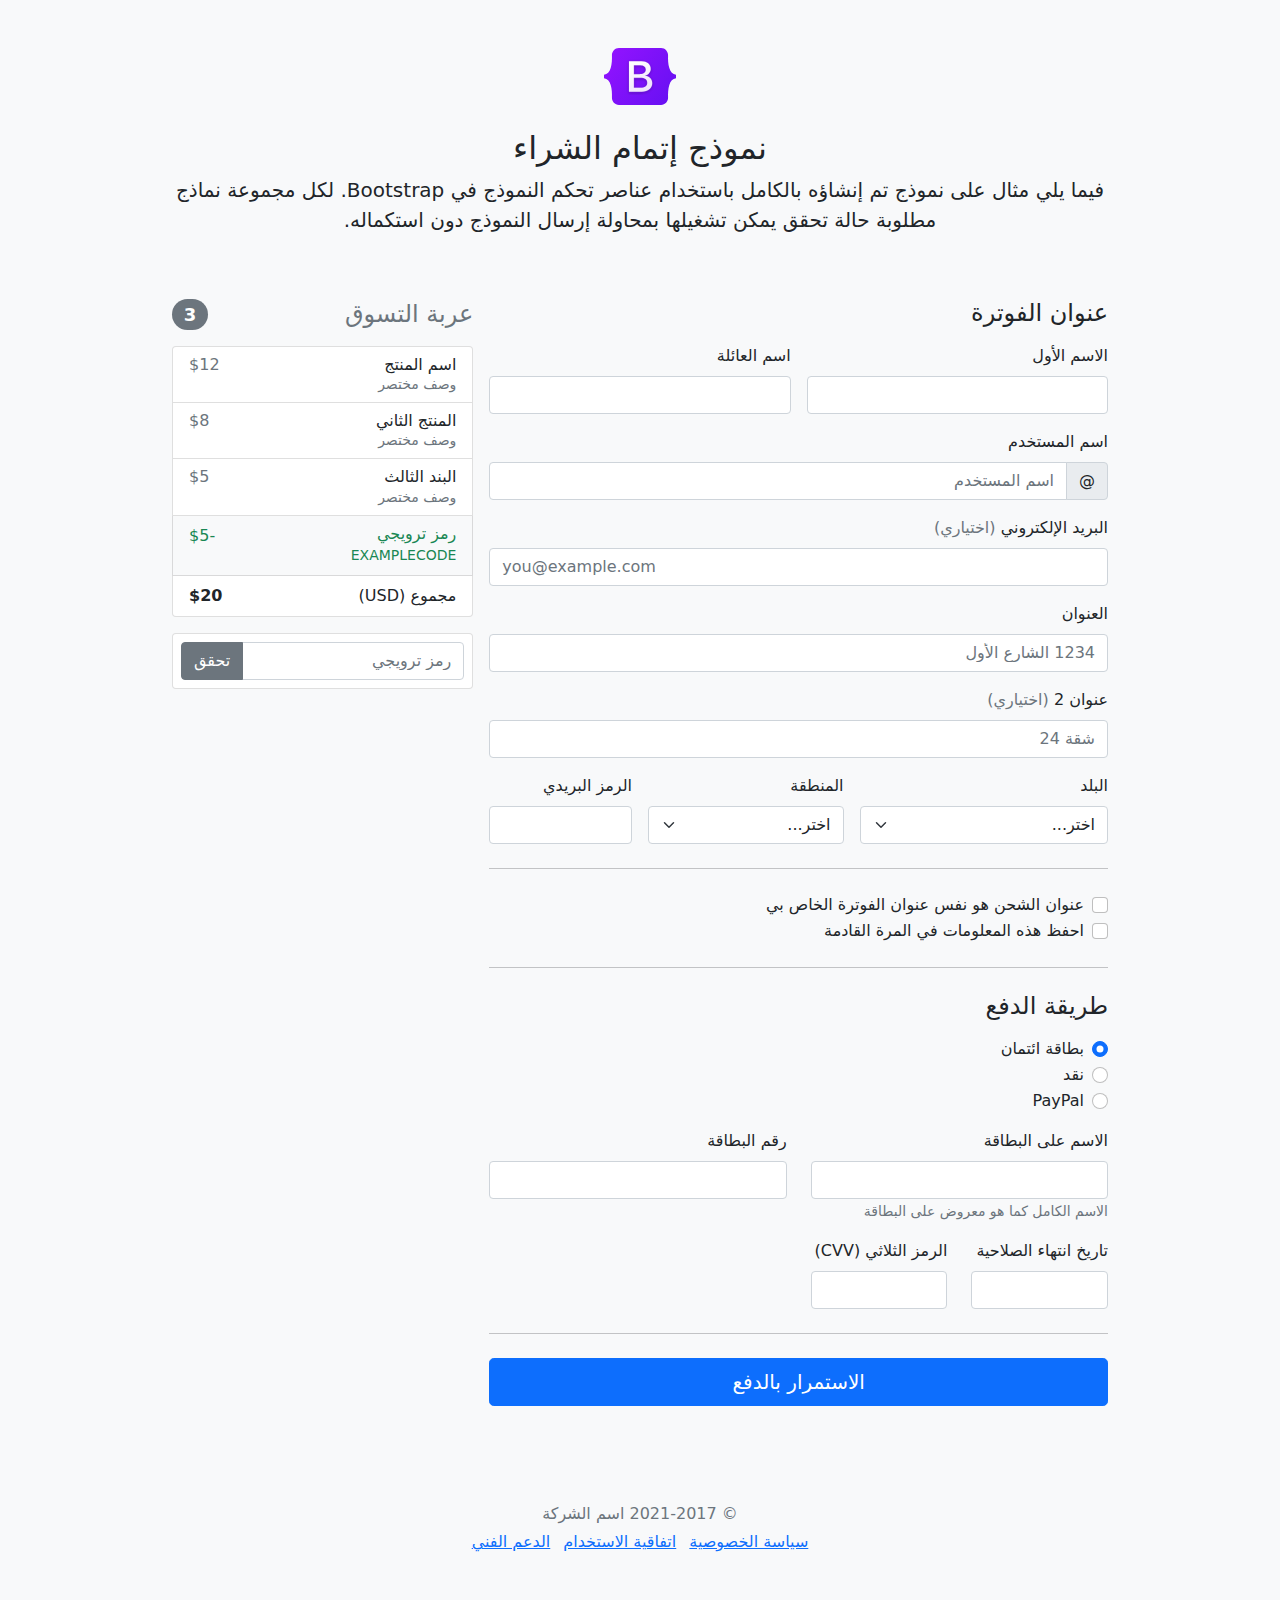
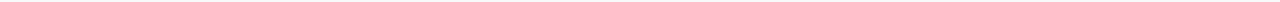
<file: checkout-rtl/index.html>
<!doctype html>
<html lang="ar" dir="rtl">
  <head>
    <meta charset="utf-8">
    <meta name="viewport" content="width=device-width, initial-scale=1">
    <meta name="description" content="">
    <meta name="author" content="Mark Otto, Jacob Thornton, and Bootstrap contributors">
    <meta name="generator" content="Hugo 0.88.1">
    <title>مثال إتمام الشراء · Bootstrap v5.1</title>

    <link rel="canonical" href="https://getbootstrap.com/docs/5.1/examples/checkout-rtl/">

    

    <!-- Bootstrap core CSS -->
<link href="../assets/dist/css/bootstrap.rtl.min.css" rel="stylesheet">

    <style>
      .bd-placeholder-img {
        font-size: 1.125rem;
        text-anchor: middle;
        -webkit-user-select: none;
        -moz-user-select: none;
        user-select: none;
      }

      @media (min-width: 768px) {
        .bd-placeholder-img-lg {
          font-size: 3.5rem;
        }
      }
    </style>

    
    <!-- Custom styles for this template -->
    <link href="../checkout/form-validation.css" rel="stylesheet">
  </head>
  <body class="bg-light">
    
<div class="container">
  <main>
    <div class="py-5 text-center">
      <img class="d-block mx-auto mb-4" src="../assets/brand/bootstrap-logo.svg" alt="" width="72" height="57">
      <h2>نموذج إتمام الشراء</h2>
      <p class="lead">فيما يلي مثال على نموذج تم إنشاؤه بالكامل باستخدام عناصر تحكم النموذج في Bootstrap. لكل مجموعة نماذج مطلوبة حالة تحقق يمكن تشغيلها بمحاولة إرسال النموذج دون استكماله.</p>
    </div>

    <div class="row g-3">
      <div class="col-md-5 col-lg-4 order-md-last">
        <h4 class="d-flex justify-content-between align-items-center mb-3">
          <span class="text-muted">عربة التسوق</span>
          <span class="badge bg-secondary rounded-pill">3</span>
        </h4>
        <ul class="list-group mb-3">
          <li class="list-group-item d-flex justify-content-between lh-sm">
            <div>
              <h6 class="my-0">اسم المنتج</h6>
              <small class="text-muted">وصف مختصر</small>
            </div>
            <span class="text-muted">$12</span>
          </li>
          <li class="list-group-item d-flex justify-content-between lh-sm">
            <div>
              <h6 class="my-0">المنتج الثاني</h6>
              <small class="text-muted">وصف مختصر</small>
            </div>
            <span class="text-muted">$8</span>
          </li>
          <li class="list-group-item d-flex justify-content-between lh-sm">
            <div>
              <h6 class="my-0">البند الثالث</h6>
              <small class="text-muted">وصف مختصر</small>
            </div>
            <span class="text-muted">$5</span>
          </li>
          <li class="list-group-item d-flex justify-content-between bg-light">
            <div class="text-success">
              <h6 class="my-0">رمز ترويجي</h6>
              <small>EXAMPLECODE</small>
            </div>
            <span class="text-success">-$5</span>
          </li>
          <li class="list-group-item d-flex justify-content-between">
            <span>مجموع (USD)</span>
            <strong>$20</strong>
          </li>
        </ul>

        <form class="card p-2">
          <div class="input-group">
            <input type="text" class="form-control" placeholder="رمز ترويجي">
            <button type="submit" class="btn btn-secondary">تحقق</button>
          </div>
        </form>
      </div>
      <div class="col-md-7 col-lg-8">
        <h4 class="mb-3">عنوان الفوترة</h4>
        <form class="needs-validation" novalidate>
          <div class="row g-3">
            <div class="col-sm-6">
              <label for="firstName" class="form-label">الاسم الأول</label>
              <input type="text" class="form-control" id="firstName" placeholder="" value="" required>
              <div class="invalid-feedback">
                يرجى إدخال اسم أول صحيح.
              </div>
            </div>

            <div class="col-sm-6">
              <label for="lastName" class="form-label">اسم العائلة</label>
              <input type="text" class="form-control" id="lastName" placeholder="" value="" required>
              <div class="invalid-feedback">
                يرجى إدخال اسم عائلة صحيح.
              </div>
            </div>

            <div class="col-12">
              <label for="username" class="form-label">اسم المستخدم</label>
              <div class="input-group has-validation">
                <span class="input-group-text">@</span>
                <input type="text" class="form-control" id="username" placeholder="اسم المستخدم" required>
              <div class="invalid-feedback">
                اسم المستخدم الخاص بك مطلوب.
                </div>
              </div>
            </div>

            <div class="col-12">
              <label for="email" class="form-label">البريد الإلكتروني <span class="text-muted">(اختياري)</span></label>
              <input type="email" class="form-control" id="email" placeholder="you@example.com">
              <div class="invalid-feedback">
                يرجى إدخال عنوان بريد إلكتروني صحيح لتصلكم تحديثات الشحن.
              </div>
            </div>

            <div class="col-12">
              <label for="address" class="form-label">العنوان</label>
              <input type="text" class="form-control" id="address" placeholder="1234 الشارع الأول" required>
              <div class="invalid-feedback">
                يرجى إدخال عنوان الشحن الخاص بك.
              </div>
            </div>

            <div class="col-12">
              <label for="address2" class="form-label">عنوان 2 <span class="text-muted">(اختياري)</span></label>
              <input type="text" class="form-control" id="address2" placeholder="شقة 24">
            </div>

            <div class="col-md-5">
              <label for="country" class="form-label">البلد</label>
              <select class="form-select" id="country" required>
                <option value="">اختر...</option>
                <option>الولايات المتحدة الأمريكية</option>
              </select>
              <div class="invalid-feedback">
                يرجى اختيار بلد صحيح.
              </div>
            </div>

            <div class="col-md-4">
              <label for="state" class="form-label">المنطقة</label>
              <select class="form-select" id="state" required>
                <option value="">اختر...</option>
                <option>كاليفورنيا</option>
              </select>
              <div class="invalid-feedback">
                يرجى اختيار اسم منطقة صحيح.
              </div>
            </div>

            <div class="col-md-3">
              <label for="zip" class="form-label">الرمز البريدي</label>
              <input type="text" class="form-control" id="zip" placeholder="" required>
              <div class="invalid-feedback">
                الرمز البريدي مطلوب.
              </div>
            </div>
          </div>

          <hr class="my-4">

          <div class="form-check">
            <input type="checkbox" class="form-check-input" id="same-address">
            <label class="form-check-label" for="same-address">عنوان الشحن هو نفس عنوان الفوترة الخاص بي</label>
          </div>

          <div class="form-check">
            <input type="checkbox" class="form-check-input" id="save-info">
            <label class="form-check-label" for="save-info">احفظ هذه المعلومات في المرة القادمة</label>
          </div>

          <hr class="my-4">

          <h4 class="mb-3">طريقة الدفع</h4>

          <div class="my-3">
            <div class="form-check">
              <input id="credit" name="paymentMethod" type="radio" class="form-check-input" checked required>
              <label class="form-check-label" for="credit">بطاقة ائتمان</label>
            </div>
            <div class="form-check">
              <input id="cash" name="paymentMethod" type="radio" class="form-check-input" required>
              <label class="form-check-label" for="cash">نقد</label>
            </div>
            <div class="form-check">
              <input id="paypal" name="paymentMethod" type="radio" class="form-check-input" required>
              <label class="form-check-label" for="paypal">PayPal</label>
            </div>
          </div>

          <div class="row gy-3">
            <div class="col-md-6">
              <label for="cc-name" class="form-label">الاسم على البطاقة</label>
              <input type="text" class="form-control" id="cc-name" placeholder="" required>
              <small class="text-muted">الاسم الكامل كما هو معروض على البطاقة</small>
              <div class="invalid-feedback">
                الاسم على البطاقة مطلوب
              </div>
            </div>

            <div class="col-md-6">
              <label for="cc-number" class="form-label">رقم البطاقة</label>
              <input type="text" class="form-control" id="cc-number" placeholder="" required>
              <div class="invalid-feedback">
                رقم بطاقة الائتمان مطلوب
              </div>
            </div>

            <div class="col-md-3">
              <label for="cc-expiration" class="form-label">تاريخ انتهاء الصلاحية</label>
              <input type="text" class="form-control" id="cc-expiration" placeholder="" required>
              <div class="invalid-feedback">
                تاريخ انتهاء الصلاحية مطلوب
              </div>
            </div>

            <div class="col-md-3">
              <label for="cc-cvv" class="form-label">الرمز الثلاثي (CVV)</label>
              <input type="text" class="form-control" id="cc-cvv" placeholder="" required>
              <div class="invalid-feedback">
                رمز الحماية مطلوب
              </div>
            </div>
          </div>

          <hr class="my-4">

          <button class="w-100 btn btn-primary btn-lg" type="submit">الاستمرار بالدفع</button>
        </form>
      </div>
    </div>
  </main>
  <footer class="my-5 pt-5 text-muted text-center text-small">
    <p class="mb-1">&copy; 2021-2017 اسم الشركة</p>
    <ul class="list-inline">
      <li class="list-inline-item"><a href="#">سياسة الخصوصية</a></li>
      <li class="list-inline-item"><a href="#">اتفاقية الاستخدام</a></li>
      <li class="list-inline-item"><a href="#">الدعم الفني</a></li>
    </ul>
  </footer>
</div>


    <script src="../assets/dist/js/bootstrap.bundle.min.js"></script>

      <script src="../checkout/form-validation.js"></script>
  </body>
</html>
</file>
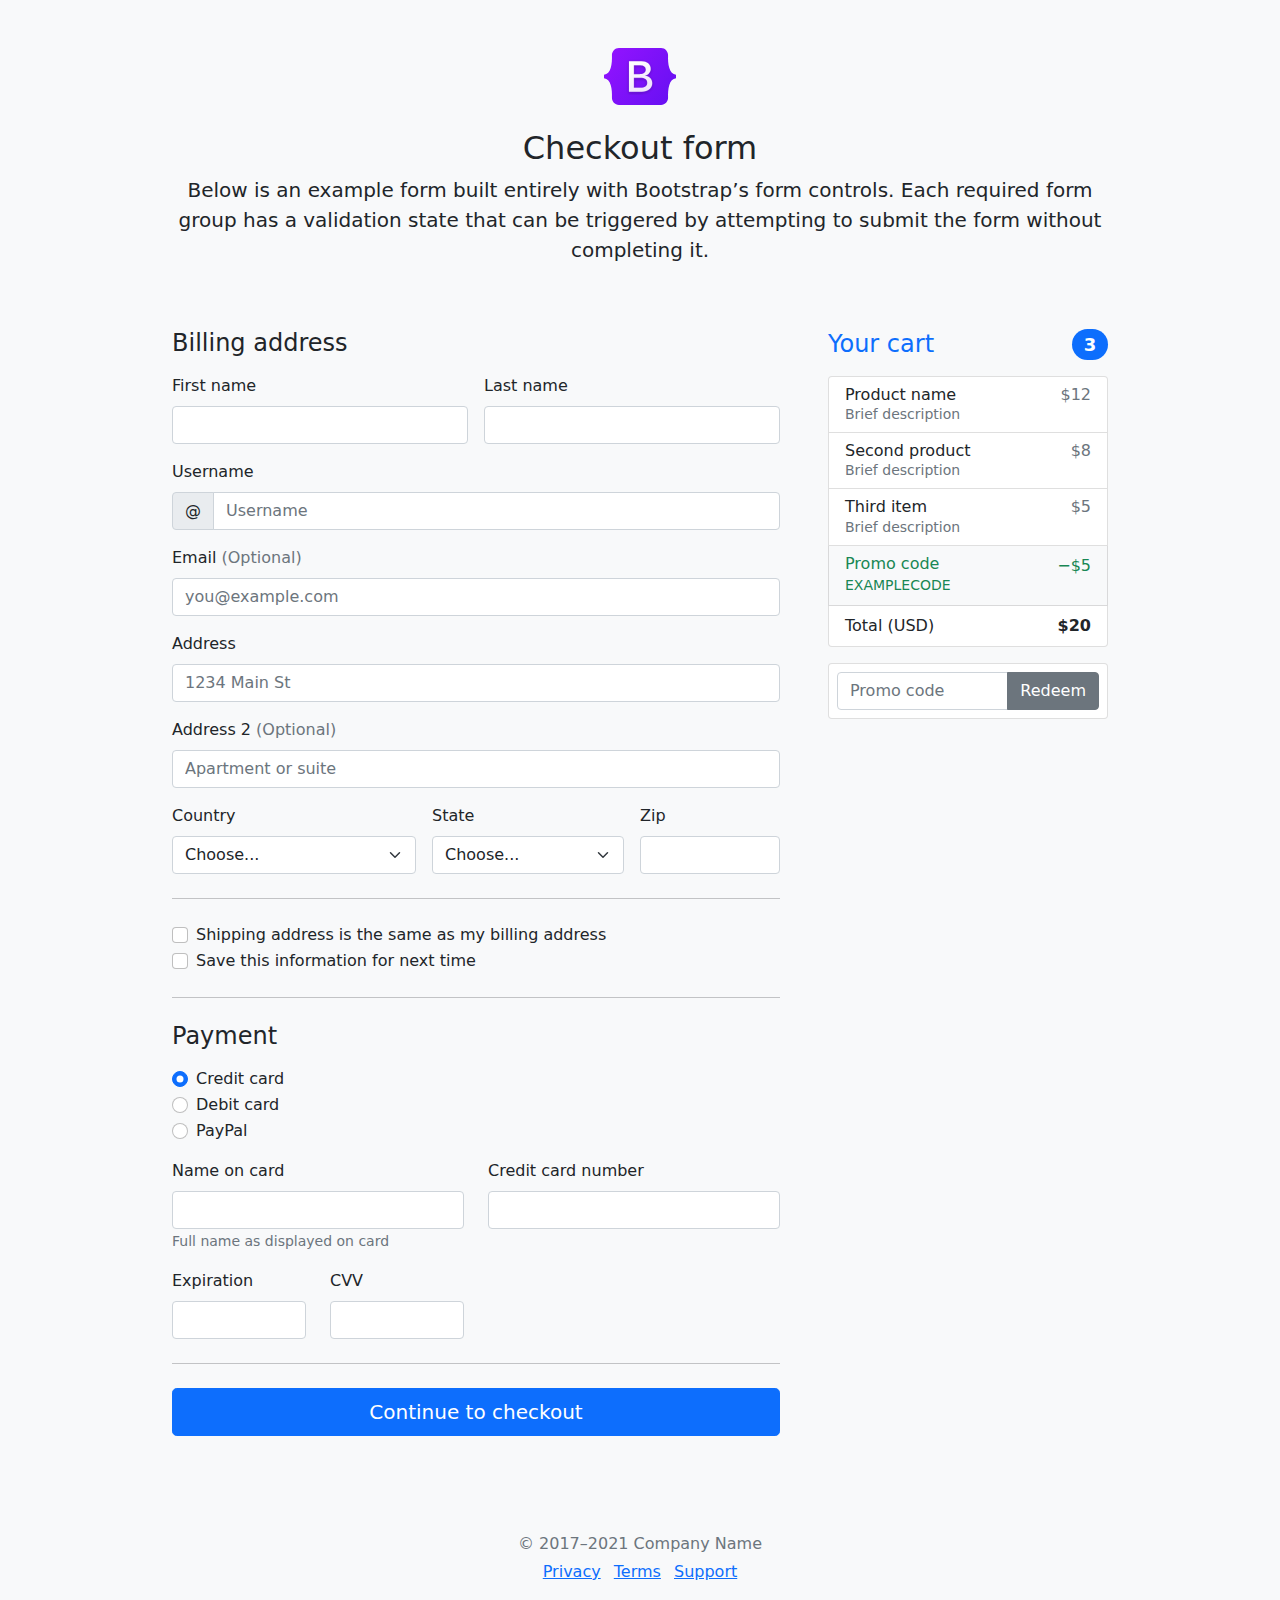
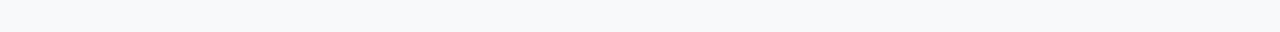
<file: checkout/index.html>
<!doctype html>
<html lang="en">
  <head>
    <meta charset="utf-8">
    <meta name="viewport" content="width=device-width, initial-scale=1">
    <meta name="description" content="">
    <meta name="author" content="Mark Otto, Jacob Thornton, and Bootstrap contributors">
    <meta name="generator" content="Hugo 0.88.1">
    <title>Checkout example · Bootstrap v5.1</title>

    <link rel="canonical" href="https://getbootstrap.com/docs/5.1/examples/checkout/">

    

    <!-- Bootstrap core CSS -->
<link href="../assets/dist/css/bootstrap.min.css" rel="stylesheet">

    <style>
      .bd-placeholder-img {
        font-size: 1.125rem;
        text-anchor: middle;
        -webkit-user-select: none;
        -moz-user-select: none;
        user-select: none;
      }

      @media (min-width: 768px) {
        .bd-placeholder-img-lg {
          font-size: 3.5rem;
        }
      }
    </style>

    
    <!-- Custom styles for this template -->
    <link href="form-validation.css" rel="stylesheet">
  </head>
  <body class="bg-light">
    
<div class="container">
  <main>
    <div class="py-5 text-center">
      <img class="d-block mx-auto mb-4" src="../assets/brand/bootstrap-logo.svg" alt="" width="72" height="57">
      <h2>Checkout form</h2>
      <p class="lead">Below is an example form built entirely with Bootstrap’s form controls. Each required form group has a validation state that can be triggered by attempting to submit the form without completing it.</p>
    </div>

    <div class="row g-5">
      <div class="col-md-5 col-lg-4 order-md-last">
        <h4 class="d-flex justify-content-between align-items-center mb-3">
          <span class="text-primary">Your cart</span>
          <span class="badge bg-primary rounded-pill">3</span>
        </h4>
        <ul class="list-group mb-3">
          <li class="list-group-item d-flex justify-content-between lh-sm">
            <div>
              <h6 class="my-0">Product name</h6>
              <small class="text-muted">Brief description</small>
            </div>
            <span class="text-muted">$12</span>
          </li>
          <li class="list-group-item d-flex justify-content-between lh-sm">
            <div>
              <h6 class="my-0">Second product</h6>
              <small class="text-muted">Brief description</small>
            </div>
            <span class="text-muted">$8</span>
          </li>
          <li class="list-group-item d-flex justify-content-between lh-sm">
            <div>
              <h6 class="my-0">Third item</h6>
              <small class="text-muted">Brief description</small>
            </div>
            <span class="text-muted">$5</span>
          </li>
          <li class="list-group-item d-flex justify-content-between bg-light">
            <div class="text-success">
              <h6 class="my-0">Promo code</h6>
              <small>EXAMPLECODE</small>
            </div>
            <span class="text-success">−$5</span>
          </li>
          <li class="list-group-item d-flex justify-content-between">
            <span>Total (USD)</span>
            <strong>$20</strong>
          </li>
        </ul>

        <form class="card p-2">
          <div class="input-group">
            <input type="text" class="form-control" placeholder="Promo code">
            <button type="submit" class="btn btn-secondary">Redeem</button>
          </div>
        </form>
      </div>
      <div class="col-md-7 col-lg-8">
        <h4 class="mb-3">Billing address</h4>
        <form class="needs-validation" novalidate>
          <div class="row g-3">
            <div class="col-sm-6">
              <label for="firstName" class="form-label">First name</label>
              <input type="text" class="form-control" id="firstName" placeholder="" value="" required>
              <div class="invalid-feedback">
                Valid first name is required.
              </div>
            </div>

            <div class="col-sm-6">
              <label for="lastName" class="form-label">Last name</label>
              <input type="text" class="form-control" id="lastName" placeholder="" value="" required>
              <div class="invalid-feedback">
                Valid last name is required.
              </div>
            </div>

            <div class="col-12">
              <label for="username" class="form-label">Username</label>
              <div class="input-group has-validation">
                <span class="input-group-text">@</span>
                <input type="text" class="form-control" id="username" placeholder="Username" required>
              <div class="invalid-feedback">
                  Your username is required.
                </div>
              </div>
            </div>

            <div class="col-12">
              <label for="email" class="form-label">Email <span class="text-muted">(Optional)</span></label>
              <input type="email" class="form-control" id="email" placeholder="you@example.com">
              <div class="invalid-feedback">
                Please enter a valid email address for shipping updates.
              </div>
            </div>

            <div class="col-12">
              <label for="address" class="form-label">Address</label>
              <input type="text" class="form-control" id="address" placeholder="1234 Main St" required>
              <div class="invalid-feedback">
                Please enter your shipping address.
              </div>
            </div>

            <div class="col-12">
              <label for="address2" class="form-label">Address 2 <span class="text-muted">(Optional)</span></label>
              <input type="text" class="form-control" id="address2" placeholder="Apartment or suite">
            </div>

            <div class="col-md-5">
              <label for="country" class="form-label">Country</label>
              <select class="form-select" id="country" required>
                <option value="">Choose...</option>
                <option>United States</option>
              </select>
              <div class="invalid-feedback">
                Please select a valid country.
              </div>
            </div>

            <div class="col-md-4">
              <label for="state" class="form-label">State</label>
              <select class="form-select" id="state" required>
                <option value="">Choose...</option>
                <option>California</option>
              </select>
              <div class="invalid-feedback">
                Please provide a valid state.
              </div>
            </div>

            <div class="col-md-3">
              <label for="zip" class="form-label">Zip</label>
              <input type="text" class="form-control" id="zip" placeholder="" required>
              <div class="invalid-feedback">
                Zip code required.
              </div>
            </div>
          </div>

          <hr class="my-4">

          <div class="form-check">
            <input type="checkbox" class="form-check-input" id="same-address">
            <label class="form-check-label" for="same-address">Shipping address is the same as my billing address</label>
          </div>

          <div class="form-check">
            <input type="checkbox" class="form-check-input" id="save-info">
            <label class="form-check-label" for="save-info">Save this information for next time</label>
          </div>

          <hr class="my-4">

          <h4 class="mb-3">Payment</h4>

          <div class="my-3">
            <div class="form-check">
              <input id="credit" name="paymentMethod" type="radio" class="form-check-input" checked required>
              <label class="form-check-label" for="credit">Credit card</label>
            </div>
            <div class="form-check">
              <input id="debit" name="paymentMethod" type="radio" class="form-check-input" required>
              <label class="form-check-label" for="debit">Debit card</label>
            </div>
            <div class="form-check">
              <input id="paypal" name="paymentMethod" type="radio" class="form-check-input" required>
              <label class="form-check-label" for="paypal">PayPal</label>
            </div>
          </div>

          <div class="row gy-3">
            <div class="col-md-6">
              <label for="cc-name" class="form-label">Name on card</label>
              <input type="text" class="form-control" id="cc-name" placeholder="" required>
              <small class="text-muted">Full name as displayed on card</small>
              <div class="invalid-feedback">
                Name on card is required
              </div>
            </div>

            <div class="col-md-6">
              <label for="cc-number" class="form-label">Credit card number</label>
              <input type="text" class="form-control" id="cc-number" placeholder="" required>
              <div class="invalid-feedback">
                Credit card number is required
              </div>
            </div>

            <div class="col-md-3">
              <label for="cc-expiration" class="form-label">Expiration</label>
              <input type="text" class="form-control" id="cc-expiration" placeholder="" required>
              <div class="invalid-feedback">
                Expiration date required
              </div>
            </div>

            <div class="col-md-3">
              <label for="cc-cvv" class="form-label">CVV</label>
              <input type="text" class="form-control" id="cc-cvv" placeholder="" required>
              <div class="invalid-feedback">
                Security code required
              </div>
            </div>
          </div>

          <hr class="my-4">

          <button class="w-100 btn btn-primary btn-lg" type="submit">Continue to checkout</button>
        </form>
      </div>
    </div>
  </main>

  <footer class="my-5 pt-5 text-muted text-center text-small">
    <p class="mb-1">&copy; 2017–2021 Company Name</p>
    <ul class="list-inline">
      <li class="list-inline-item"><a href="#">Privacy</a></li>
      <li class="list-inline-item"><a href="#">Terms</a></li>
      <li class="list-inline-item"><a href="#">Support</a></li>
    </ul>
  </footer>
</div>


    <script src="../assets/dist/js/bootstrap.bundle.min.js"></script>

      <script src="form-validation.js"></script>
  </body>
</html>
</file>
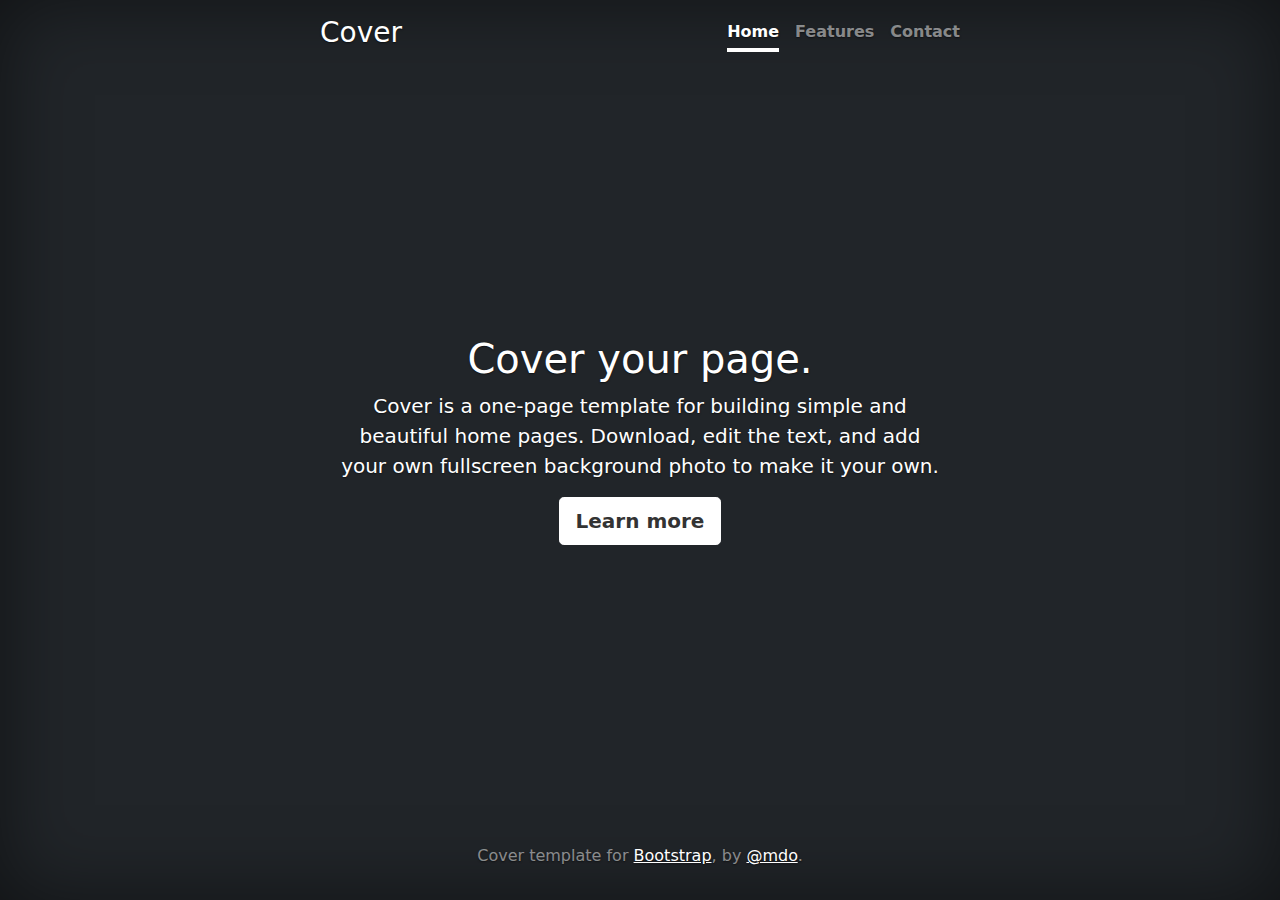
<file: cover/index.html>
<!doctype html>
<html lang="en" class="h-100">
  <head>
    <meta charset="utf-8">
    <meta name="viewport" content="width=device-width, initial-scale=1">
    <meta name="description" content="">
    <meta name="author" content="Mark Otto, Jacob Thornton, and Bootstrap contributors">
    <meta name="generator" content="Hugo 0.88.1">
    <title>Cover Template · Bootstrap v5.1</title>

    <link rel="canonical" href="https://getbootstrap.com/docs/5.1/examples/cover/">

    

    <!-- Bootstrap core CSS -->
<link href="../assets/dist/css/bootstrap.min.css" rel="stylesheet">

    <style>
      .bd-placeholder-img {
        font-size: 1.125rem;
        text-anchor: middle;
        -webkit-user-select: none;
        -moz-user-select: none;
        user-select: none;
      }

      @media (min-width: 768px) {
        .bd-placeholder-img-lg {
          font-size: 3.5rem;
        }
      }
    </style>

    
    <!-- Custom styles for this template -->
    <link href="cover.css" rel="stylesheet">
  </head>
  <body class="d-flex h-100 text-center text-white bg-dark">
    
<div class="cover-container d-flex w-100 h-100 p-3 mx-auto flex-column">
  <header class="mb-auto">
    <div>
      <h3 class="float-md-start mb-0">Cover</h3>
      <nav class="nav nav-masthead justify-content-center float-md-end">
        <a class="nav-link active" aria-current="page" href="#">Home</a>
        <a class="nav-link" href="#">Features</a>
        <a class="nav-link" href="#">Contact</a>
      </nav>
    </div>
  </header>

  <main class="px-3">
    <h1>Cover your page.</h1>
    <p class="lead">Cover is a one-page template for building simple and beautiful home pages. Download, edit the text, and add your own fullscreen background photo to make it your own.</p>
    <p class="lead">
      <a href="#" class="btn btn-lg btn-secondary fw-bold border-white bg-white">Learn more</a>
    </p>
  </main>

  <footer class="mt-auto text-white-50">
    <p>Cover template for <a href="https://getbootstrap.com/" class="text-white">Bootstrap</a>, by <a href="https://twitter.com/mdo" class="text-white">@mdo</a>.</p>
  </footer>
</div>


    
  </body>
</html>
</file>
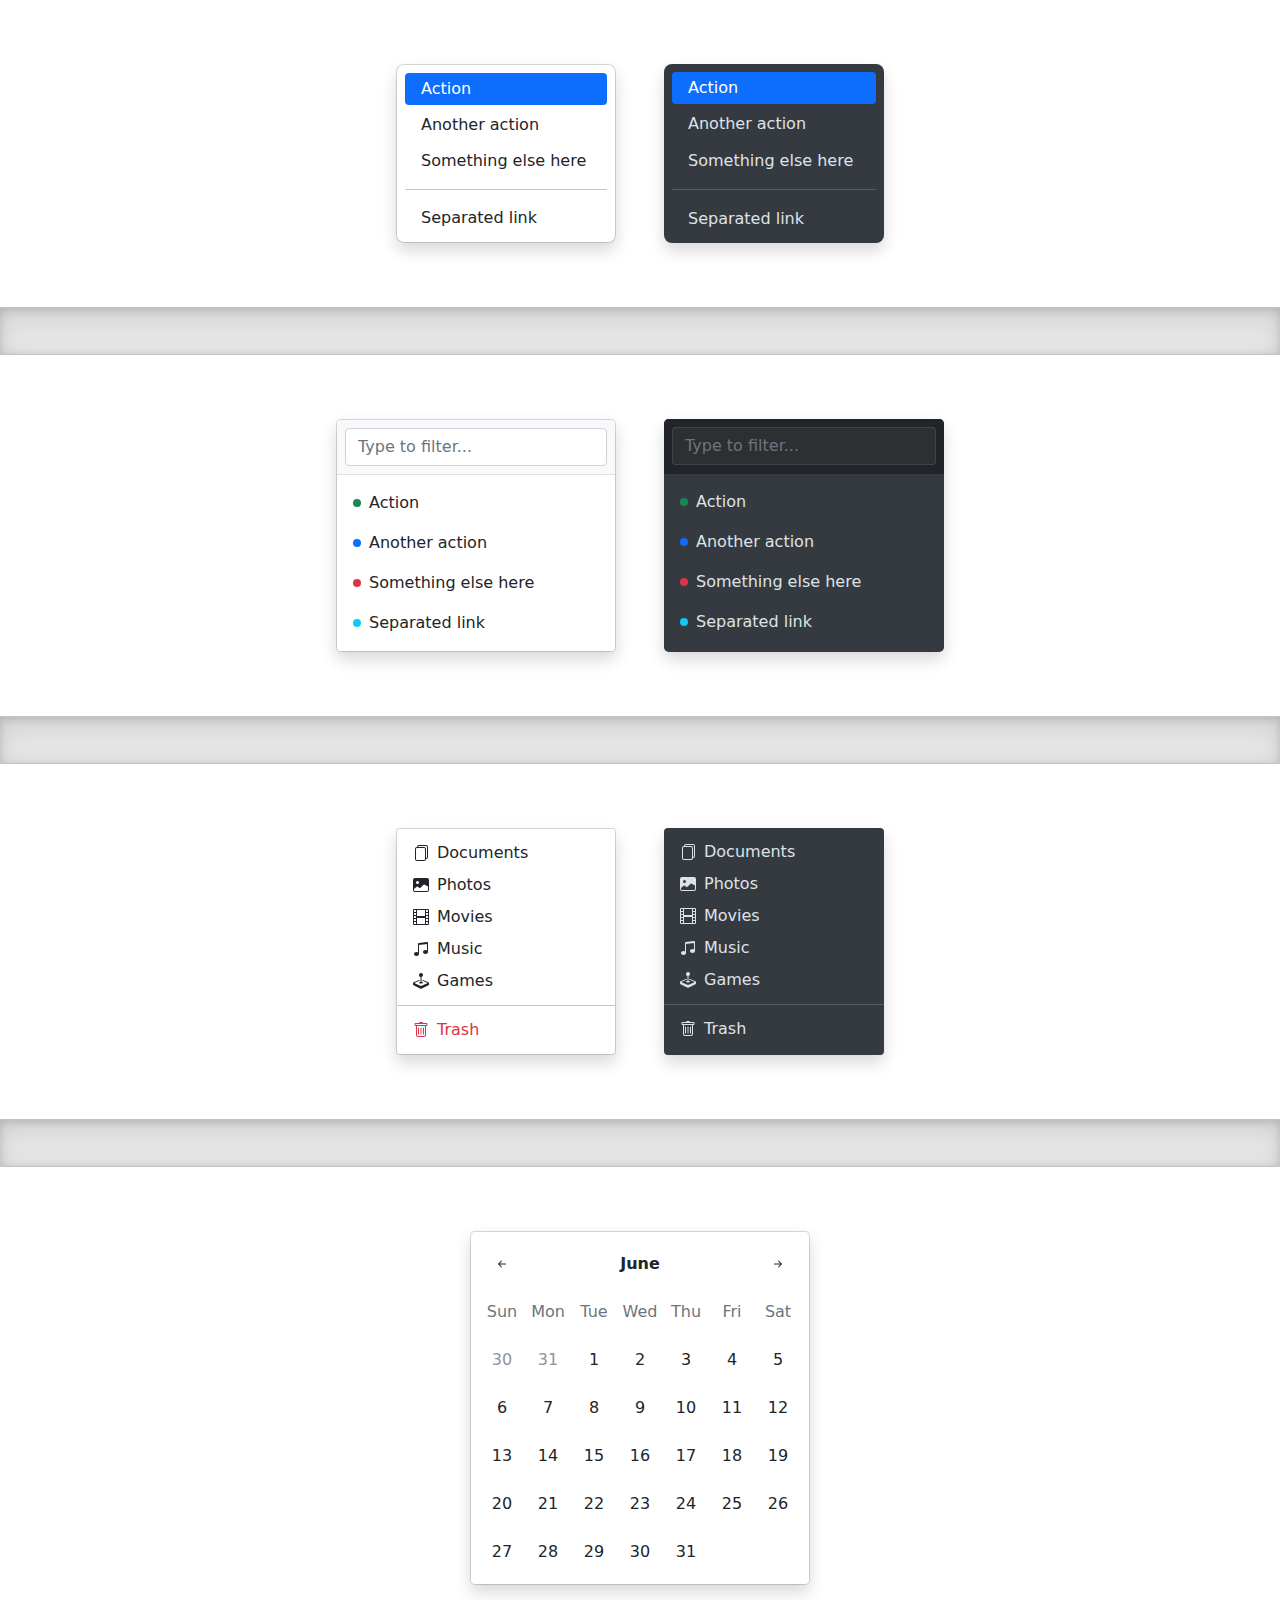
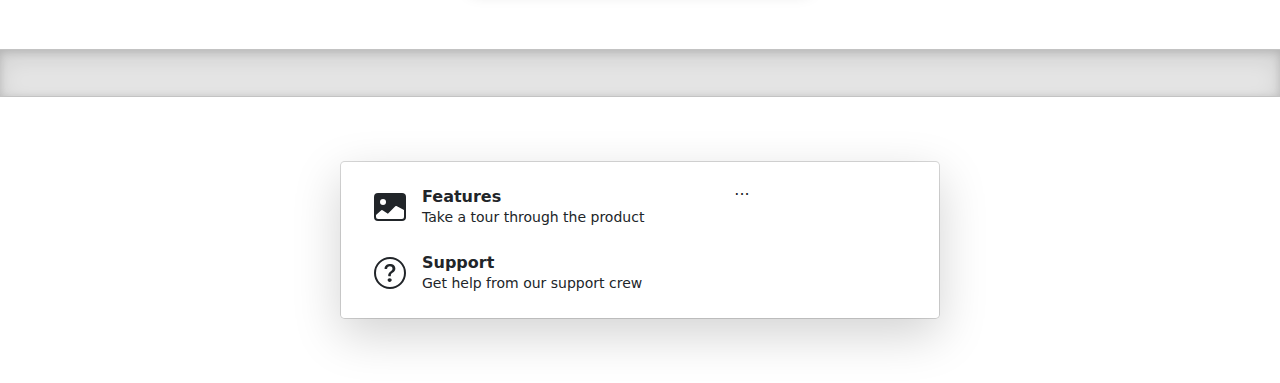
<file: dropdowns/index.html>
<!doctype html>
<html lang="en">
  <head>
    <meta charset="utf-8">
    <meta name="viewport" content="width=device-width, initial-scale=1">
    <meta name="description" content="">
    <meta name="author" content="Mark Otto, Jacob Thornton, and Bootstrap contributors">
    <meta name="generator" content="Hugo 0.88.1">
    <title>Dropdowns · Bootstrap v5.1</title>

    <link rel="canonical" href="https://getbootstrap.com/docs/5.1/examples/dropdowns/">

    

    <!-- Bootstrap core CSS -->
<link href="../assets/dist/css/bootstrap.min.css" rel="stylesheet">

    <style>
      .bd-placeholder-img {
        font-size: 1.125rem;
        text-anchor: middle;
        -webkit-user-select: none;
        -moz-user-select: none;
        user-select: none;
      }

      @media (min-width: 768px) {
        .bd-placeholder-img-lg {
          font-size: 3.5rem;
        }
      }
    </style>

    
    <!-- Custom styles for this template -->
    <link href="dropdowns.css" rel="stylesheet">
  </head>
  <body>
    
<svg xmlns="http://www.w3.org/2000/svg" style="display: none;">
  <symbol id="bootstrap" viewBox="0 0 118 94">
    <title>Bootstrap</title>
    <path fill-rule="evenodd" clip-rule="evenodd" d="M24.509 0c-6.733 0-11.715 5.893-11.492 12.284.214 6.14-.064 14.092-2.066 20.577C8.943 39.365 5.547 43.485 0 44.014v5.972c5.547.529 8.943 4.649 10.951 11.153 2.002 6.485 2.28 14.437 2.066 20.577C12.794 88.106 17.776 94 24.51 94H93.5c6.733 0 11.714-5.893 11.491-12.284-.214-6.14.064-14.092 2.066-20.577 2.009-6.504 5.396-10.624 10.943-11.153v-5.972c-5.547-.529-8.934-4.649-10.943-11.153-2.002-6.484-2.28-14.437-2.066-20.577C105.214 5.894 100.233 0 93.5 0H24.508zM80 57.863C80 66.663 73.436 72 62.543 72H44a2 2 0 01-2-2V24a2 2 0 012-2h18.437c9.083 0 15.044 4.92 15.044 12.474 0 5.302-4.01 10.049-9.119 10.88v.277C75.317 46.394 80 51.21 80 57.863zM60.521 28.34H49.948v14.934h8.905c6.884 0 10.68-2.772 10.68-7.727 0-4.643-3.264-7.207-9.012-7.207zM49.948 49.2v16.458H60.91c7.167 0 10.964-2.876 10.964-8.281 0-5.406-3.903-8.178-11.425-8.178H49.948z"></path>
  </symbol>

  <symbol id="exclamation-triangle-fill" viewBox="0 0 16 16">
    <path d="M8.982 1.566a1.13 1.13 0 0 0-1.96 0L.165 13.233c-.457.778.091 1.767.98 1.767h13.713c.889 0 1.438-.99.98-1.767L8.982 1.566zM8 5c.535 0 .954.462.9.995l-.35 3.507a.552.552 0 0 1-1.1 0L7.1 5.995A.905.905 0 0 1 8 5zm.002 6a1 1 0 1 1 0 2 1 1 0 0 1 0-2z"/>
  </symbol>

  <symbol id="check2" viewBox="0 0 16 16">
    <path d="M13.854 3.646a.5.5 0 0 1 0 .708l-7 7a.5.5 0 0 1-.708 0l-3.5-3.5a.5.5 0 1 1 .708-.708L6.5 10.293l6.646-6.647a.5.5 0 0 1 .708 0z"/>
  </symbol>

  <symbol id="check2-circle" viewBox="0 0 16 16">
    <path d="M2.5 8a5.5 5.5 0 0 1 8.25-4.764.5.5 0 0 0 .5-.866A6.5 6.5 0 1 0 14.5 8a.5.5 0 0 0-1 0 5.5 5.5 0 1 1-11 0z"/>
    <path d="M15.354 3.354a.5.5 0 0 0-.708-.708L8 9.293 5.354 6.646a.5.5 0 1 0-.708.708l3 3a.5.5 0 0 0 .708 0l7-7z"/>
  </symbol>

  <symbol id="bookmark-star" viewBox="0 0 16 16">
    <path d="M7.84 4.1a.178.178 0 0 1 .32 0l.634 1.285a.178.178 0 0 0 .134.098l1.42.206c.145.021.204.2.098.303L9.42 6.993a.178.178 0 0 0-.051.158l.242 1.414a.178.178 0 0 1-.258.187l-1.27-.668a.178.178 0 0 0-.165 0l-1.27.668a.178.178 0 0 1-.257-.187l.242-1.414a.178.178 0 0 0-.05-.158l-1.03-1.001a.178.178 0 0 1 .098-.303l1.42-.206a.178.178 0 0 0 .134-.098L7.84 4.1z"/>
    <path d="M2 2a2 2 0 0 1 2-2h8a2 2 0 0 1 2 2v13.5a.5.5 0 0 1-.777.416L8 13.101l-5.223 2.815A.5.5 0 0 1 2 15.5V2zm2-1a1 1 0 0 0-1 1v12.566l4.723-2.482a.5.5 0 0 1 .554 0L13 14.566V2a1 1 0 0 0-1-1H4z"/>
  </symbol>

  <symbol id="grid-fill" viewBox="0 0 16 16">
    <path d="M1 2.5A1.5 1.5 0 0 1 2.5 1h3A1.5 1.5 0 0 1 7 2.5v3A1.5 1.5 0 0 1 5.5 7h-3A1.5 1.5 0 0 1 1 5.5v-3zm8 0A1.5 1.5 0 0 1 10.5 1h3A1.5 1.5 0 0 1 15 2.5v3A1.5 1.5 0 0 1 13.5 7h-3A1.5 1.5 0 0 1 9 5.5v-3zm-8 8A1.5 1.5 0 0 1 2.5 9h3A1.5 1.5 0 0 1 7 10.5v3A1.5 1.5 0 0 1 5.5 15h-3A1.5 1.5 0 0 1 1 13.5v-3zm8 0A1.5 1.5 0 0 1 10.5 9h3a1.5 1.5 0 0 1 1.5 1.5v3a1.5 1.5 0 0 1-1.5 1.5h-3A1.5 1.5 0 0 1 9 13.5v-3z"/>
  </symbol>

  <symbol id="stars" viewBox="0 0 16 16">
    <path d="M7.657 6.247c.11-.33.576-.33.686 0l.645 1.937a2.89 2.89 0 0 0 1.829 1.828l1.936.645c.33.11.33.576 0 .686l-1.937.645a2.89 2.89 0 0 0-1.828 1.829l-.645 1.936a.361.361 0 0 1-.686 0l-.645-1.937a2.89 2.89 0 0 0-1.828-1.828l-1.937-.645a.361.361 0 0 1 0-.686l1.937-.645a2.89 2.89 0 0 0 1.828-1.828l.645-1.937zM3.794 1.148a.217.217 0 0 1 .412 0l.387 1.162c.173.518.579.924 1.097 1.097l1.162.387a.217.217 0 0 1 0 .412l-1.162.387A1.734 1.734 0 0 0 4.593 5.69l-.387 1.162a.217.217 0 0 1-.412 0L3.407 5.69A1.734 1.734 0 0 0 2.31 4.593l-1.162-.387a.217.217 0 0 1 0-.412l1.162-.387A1.734 1.734 0 0 0 3.407 2.31l.387-1.162zM10.863.099a.145.145 0 0 1 .274 0l.258.774c.115.346.386.617.732.732l.774.258a.145.145 0 0 1 0 .274l-.774.258a1.156 1.156 0 0 0-.732.732l-.258.774a.145.145 0 0 1-.274 0l-.258-.774a1.156 1.156 0 0 0-.732-.732L9.1 2.137a.145.145 0 0 1 0-.274l.774-.258c.346-.115.617-.386.732-.732L10.863.1z"/>
  </symbol>

  <symbol id="film" viewBox="0 0 16 16">
    <path d="M0 1a1 1 0 0 1 1-1h14a1 1 0 0 1 1 1v14a1 1 0 0 1-1 1H1a1 1 0 0 1-1-1V1zm4 0v6h8V1H4zm8 8H4v6h8V9zM1 1v2h2V1H1zm2 3H1v2h2V4zM1 7v2h2V7H1zm2 3H1v2h2v-2zm-2 3v2h2v-2H1zM15 1h-2v2h2V1zm-2 3v2h2V4h-2zm2 3h-2v2h2V7zm-2 3v2h2v-2h-2zm2 3h-2v2h2v-2z"/>
  </symbol>

  <symbol id="joystick" viewBox="0 0 16 16">
    <path d="M10 2a2 2 0 0 1-1.5 1.937v5.087c.863.083 1.5.377 1.5.726 0 .414-.895.75-2 .75s-2-.336-2-.75c0-.35.637-.643 1.5-.726V3.937A2 2 0 1 1 10 2z"/>
    <path d="M0 9.665v1.717a1 1 0 0 0 .553.894l6.553 3.277a2 2 0 0 0 1.788 0l6.553-3.277a1 1 0 0 0 .553-.894V9.665c0-.1-.06-.19-.152-.23L9.5 6.715v.993l5.227 2.178a.125.125 0 0 1 .001.23l-5.94 2.546a2 2 0 0 1-1.576 0l-5.94-2.546a.125.125 0 0 1 .001-.23L6.5 7.708l-.013-.988L.152 9.435a.25.25 0 0 0-.152.23z"/>
  </symbol>

  <symbol id="music-note-beamed" viewBox="0 0 16 16">
    <path d="M6 13c0 1.105-1.12 2-2.5 2S1 14.105 1 13c0-1.104 1.12-2 2.5-2s2.5.896 2.5 2zm9-2c0 1.105-1.12 2-2.5 2s-2.5-.895-2.5-2 1.12-2 2.5-2 2.5.895 2.5 2z"/>
    <path fill-rule="evenodd" d="M14 11V2h1v9h-1zM6 3v10H5V3h1z"/>
    <path d="M5 2.905a1 1 0 0 1 .9-.995l8-.8a1 1 0 0 1 1.1.995V3L5 4V2.905z"/>
  </symbol>

  <symbol id="files" viewBox="0 0 16 16">
    <path d="M13 0H6a2 2 0 0 0-2 2 2 2 0 0 0-2 2v10a2 2 0 0 0 2 2h7a2 2 0 0 0 2-2 2 2 0 0 0 2-2V2a2 2 0 0 0-2-2zm0 13V4a2 2 0 0 0-2-2H5a1 1 0 0 1 1-1h7a1 1 0 0 1 1 1v10a1 1 0 0 1-1 1zM3 4a1 1 0 0 1 1-1h7a1 1 0 0 1 1 1v10a1 1 0 0 1-1 1H4a1 1 0 0 1-1-1V4z"/>
  </symbol>

  <symbol id="image-fill" viewBox="0 0 16 16">
    <path d="M.002 3a2 2 0 0 1 2-2h12a2 2 0 0 1 2 2v10a2 2 0 0 1-2 2h-12a2 2 0 0 1-2-2V3zm1 9v1a1 1 0 0 0 1 1h12a1 1 0 0 0 1-1V9.5l-3.777-1.947a.5.5 0 0 0-.577.093l-3.71 3.71-2.66-1.772a.5.5 0 0 0-.63.062L1.002 12zm5-6.5a1.5 1.5 0 1 0-3 0 1.5 1.5 0 0 0 3 0z"/>
  </symbol>

  <symbol id="trash" viewBox="0 0 16 16">
    <path d="M5.5 5.5A.5.5 0 0 1 6 6v6a.5.5 0 0 1-1 0V6a.5.5 0 0 1 .5-.5zm2.5 0a.5.5 0 0 1 .5.5v6a.5.5 0 0 1-1 0V6a.5.5 0 0 1 .5-.5zm3 .5a.5.5 0 0 0-1 0v6a.5.5 0 0 0 1 0V6z"/>
    <path fill-rule="evenodd" d="M14.5 3a1 1 0 0 1-1 1H13v9a2 2 0 0 1-2 2H5a2 2 0 0 1-2-2V4h-.5a1 1 0 0 1-1-1V2a1 1 0 0 1 1-1H6a1 1 0 0 1 1-1h2a1 1 0 0 1 1 1h3.5a1 1 0 0 1 1 1v1zM4.118 4 4 4.059V13a1 1 0 0 0 1 1h6a1 1 0 0 0 1-1V4.059L11.882 4H4.118zM2.5 3V2h11v1h-11z"/>
  </symbol>

  <symbol id="question-circle" viewBox="0 0 16 16">
    <path d="M8 15A7 7 0 1 1 8 1a7 7 0 0 1 0 14zm0 1A8 8 0 1 0 8 0a8 8 0 0 0 0 16z"/>
    <path d="M5.255 5.786a.237.237 0 0 0 .241.247h.825c.138 0 .248-.113.266-.25.09-.656.54-1.134 1.342-1.134.686 0 1.314.343 1.314 1.168 0 .635-.374.927-.965 1.371-.673.489-1.206 1.06-1.168 1.987l.003.217a.25.25 0 0 0 .25.246h.811a.25.25 0 0 0 .25-.25v-.105c0-.718.273-.927 1.01-1.486.609-.463 1.244-.977 1.244-2.056 0-1.511-1.276-2.241-2.673-2.241-1.267 0-2.655.59-2.75 2.286zm1.557 5.763c0 .533.425.927 1.01.927.609 0 1.028-.394 1.028-.927 0-.552-.42-.94-1.029-.94-.584 0-1.009.388-1.009.94z"/>
  </symbol>

  <symbol id="arrow-left-short" viewBox="0 0 16 16">
    <path fill-rule="evenodd" d="M12 8a.5.5 0 0 1-.5.5H5.707l2.147 2.146a.5.5 0 0 1-.708.708l-3-3a.5.5 0 0 1 0-.708l3-3a.5.5 0 1 1 .708.708L5.707 7.5H11.5a.5.5 0 0 1 .5.5z"/>
  </symbol>

  <symbol id="arrow-right-short" viewBox="0 0 16 16">
    <path fill-rule="evenodd" d="M4 8a.5.5 0 0 1 .5-.5h5.793L8.146 5.354a.5.5 0 1 1 .708-.708l3 3a.5.5 0 0 1 0 .708l-3 3a.5.5 0 0 1-.708-.708L10.293 8.5H4.5A.5.5 0 0 1 4 8z"/>
  </symbol>
</svg>

<div class="d-flex gap-5 justify-content-center" id="dropdownMacos">
  <ul class="dropdown-menu dropdown-menu-macos mx-0 shadow" style="width: 220px;">
    <li><a class="dropdown-item active" href="#">Action</a></li>
    <li><a class="dropdown-item" href="#">Another action</a></li>
    <li><a class="dropdown-item" href="#">Something else here</a></li>
    <li><hr class="dropdown-divider"></li>
    <li><a class="dropdown-item" href="#">Separated link</a></li>
  </ul>
  <ul class="dropdown-menu dropdown-menu-dark dropdown-menu-macos mx-0 border-0 shadow" style="width: 220px;">
    <li><a class="dropdown-item active" href="#">Action</a></li>
    <li><a class="dropdown-item" href="#">Another action</a></li>
    <li><a class="dropdown-item" href="#">Something else here</a></li>
    <li><hr class="dropdown-divider"></li>
    <li><a class="dropdown-item" href="#">Separated link</a></li>
  </ul>
</div>

<div class="b-example-divider"></div>


<div class="d-flex gap-5 justify-content-center" id="dropdownFilter">
  <div class="dropdown-menu pt-0 mx-0 rounded-3 shadow overflow-hidden" style="width: 280px;">
    <form class="p-2 mb-2 bg-light border-bottom">
      <input type="search" class="form-control" autocomplete="false" placeholder="Type to filter...">
    </form>
    <ul class="list-unstyled mb-0">
      <li><a class="dropdown-item d-flex align-items-center gap-2 py-2" href="#">
        <span class="d-inline-block bg-success rounded-circle" style="width: .5em; height: .5em;"></span>
        Action
      </a></li>
      <li><a class="dropdown-item d-flex align-items-center gap-2 py-2" href="#">
        <span class="d-inline-block bg-primary rounded-circle" style="width: .5em; height: .5em;"></span>
        Another action
      </a></li>
      <li><a class="dropdown-item d-flex align-items-center gap-2 py-2" href="#">
        <span class="d-inline-block bg-danger rounded-circle" style="width: .5em; height: .5em;"></span>
        Something else here
      </a></li>
      <li><a class="dropdown-item d-flex align-items-center gap-2 py-2" href="#">
        <span class="d-inline-block bg-info rounded-circle" style="width: .5em; height: .5em;"></span>
        Separated link
      </a></li>
    </ul>
  </div>

  <div class="dropdown-menu dropdown-menu-dark border-0 pt-0 mx-0 rounded-3 shadow overflow-hidden" style="width: 280px;">
    <form class="p-2 mb-2 bg-dark border-bottom border-dark">
      <input type="search" class="form-control form-control-dark" autocomplete="false" placeholder="Type to filter...">
    </form>
    <ul class="list-unstyled mb-0">
      <li><a class="dropdown-item d-flex align-items-center gap-2 py-2" href="#">
        <span class="d-inline-block bg-success rounded-circle" style="width: .5em; height: .5em;"></span>
        Action
      </a></li>
      <li><a class="dropdown-item d-flex align-items-center gap-2 py-2" href="#">
        <span class="d-inline-block bg-primary rounded-circle" style="width: .5em; height: .5em;"></span>
        Another action
      </a></li>
      <li><a class="dropdown-item d-flex align-items-center gap-2 py-2" href="#">
        <span class="d-inline-block bg-danger rounded-circle" style="width: .5em; height: .5em;"></span>
        Something else here
      </a></li>
      <li><a class="dropdown-item d-flex align-items-center gap-2 py-2" href="#">
        <span class="d-inline-block bg-info rounded-circle" style="width: .5em; height: .5em;"></span>
        Separated link
      </a></li>
    </ul>
  </div>
</div>

<div class="b-example-divider"></div>

<div class="d-flex gap-5 justify-content-center" id="dropdownIcons">
  <ul class="dropdown-menu mx-0 shadow" style="width: 220px;">
    <li>
      <a class="dropdown-item d-flex gap-2 align-items-center" href="#">
        <svg class="bi" width="16" height="16"><use xlink:href="#files"/></svg>
        Documents
      </a>
    </li>
    <li>
      <a class="dropdown-item d-flex gap-2 align-items-center" href="#">
        <svg class="bi" width="16" height="16"><use xlink:href="#image-fill"/></svg>
        Photos
      </a>
    </li>
    <li>
      <a class="dropdown-item d-flex gap-2 align-items-center" href="#">
        <svg class="bi" width="16" height="16"><use xlink:href="#film"/></svg>
        Movies
      </a>
    </li>
    <li>
      <a class="dropdown-item d-flex gap-2 align-items-center" href="#">
        <svg class="bi" width="16" height="16"><use xlink:href="#music-note-beamed"/></svg>
        Music
      </a>
    </li>
    <li>
      <a class="dropdown-item d-flex gap-2 align-items-center" href="#">
        <svg class="bi" width="16" height="16"><use xlink:href="#joystick"/></svg>
        Games
      </a>
    </li>
    <li><hr class="dropdown-divider"></li>
    <li>
      <a class="dropdown-item dropdown-item-danger d-flex gap-2 align-items-center" href="#">
        <svg class="bi" width="16" height="16"><use xlink:href="#trash"/></svg>
        Trash
      </a>
    </li>
  </ul>
  <ul class="dropdown-menu dropdown-menu-dark mx-0 border-0 shadow" style="width: 220px;">
    <li>
      <a class="dropdown-item d-flex gap-2 align-items-center" href="#">
        <svg class="bi" width="16" height="16"><use xlink:href="#files"/></svg>
        Documents
      </a>
    </li>
    <li>
      <a class="dropdown-item d-flex gap-2 align-items-center" href="#">
        <svg class="bi" width="16" height="16"><use xlink:href="#image-fill"/></svg>
        Photos
      </a>
    </li>
    <li>
      <a class="dropdown-item d-flex gap-2 align-items-center" href="#">
        <svg class="bi" width="16" height="16"><use xlink:href="#film"/></svg>
        Movies
      </a>
    </li>
    <li>
      <a class="dropdown-item d-flex gap-2 align-items-center" href="#">
        <svg class="bi" width="16" height="16"><use xlink:href="#music-note-beamed"/></svg>
        Music
      </a>
    </li>
    <li>
      <a class="dropdown-item d-flex gap-2 align-items-center" href="#">
        <svg class="bi" width="16" height="16"><use xlink:href="#joystick"/></svg>
        Games
      </a>
    </li>
    <li><hr class="dropdown-divider"></li>
    <li>
      <a class="dropdown-item d-flex gap-2 align-items-center" href="#">
        <svg class="bi" width="16" height="16"><use xlink:href="#trash"/></svg>
        Trash
      </a>
    </li>
  </ul>
</div>

<div class="b-example-divider"></div>

<div class="dropdown-menu p-2 shadow rounded-3" style="width: 340px" id="dropdownCalendar">
  <div class="d-grid gap-1">
    <div class="cal">
      <div class="cal-month">
        <button class="btn cal-btn" type="button">
          <svg class="bi" width="16" height="16"><use xlink:href="#arrow-left-short"/></svg>
        </button>
        <strong class="cal-month-name">June</strong>
        <select class="form-select cal-month-name d-none">
          <option value="January">January</option>
          <option value="February">February</option>
          <option value="March">March</option>
          <option value="April">April</option>
          <option value="May">May</option>
          <option selected value="June">June</option>
          <option value="July">July</option>
          <option value="August">August</option>
          <option value="September">September</option>
          <option value="October">October</option>
          <option value="November">November</option>
          <option value="December">December</option>
        </select>
        <button class="btn cal-btn" type="button">
          <svg class="bi" width="16" height="16"><use xlink:href="#arrow-right-short"/></svg>
        </button>
      </div>
      <div class="cal-weekdays text-muted">
        <div class="cal-weekday">Sun</div>
        <div class="cal-weekday">Mon</div>
        <div class="cal-weekday">Tue</div>
        <div class="cal-weekday">Wed</div>
        <div class="cal-weekday">Thu</div>
        <div class="cal-weekday">Fri</div>
        <div class="cal-weekday">Sat</div>
      </div>
      <div class="cal-days">
        <button class="btn cal-btn" disabled type="button">30</button>
        <button class="btn cal-btn" disabled type="button">31</button>

        <button class="btn cal-btn" type="button">1</button>
        <button class="btn cal-btn" type="button">2</button>
        <button class="btn cal-btn" type="button">3</button>
        <button class="btn cal-btn" type="button">4</button>
        <button class="btn cal-btn" type="button">5</button>
        <button class="btn cal-btn" type="button">6</button>
        <button class="btn cal-btn" type="button">7</button>

        <button class="btn cal-btn" type="button">8</button>
        <button class="btn cal-btn" type="button">9</button>
        <button class="btn cal-btn" type="button">10</button>
        <button class="btn cal-btn" type="button">11</button>
        <button class="btn cal-btn" type="button">12</button>
        <button class="btn cal-btn" type="button">13</button>
        <button class="btn cal-btn" type="button">14</button>

        <button class="btn cal-btn" type="button">15</button>
        <button class="btn cal-btn" type="button">16</button>
        <button class="btn cal-btn" type="button">17</button>
        <button class="btn cal-btn" type="button">18</button>
        <button class="btn cal-btn" type="button">19</button>
        <button class="btn cal-btn" type="button">20</button>
        <button class="btn cal-btn" type="button">21</button>

        <button class="btn cal-btn" type="button">22</button>
        <button class="btn cal-btn" type="button">23</button>
        <button class="btn cal-btn" type="button">24</button>
        <button class="btn cal-btn" type="button">25</button>
        <button class="btn cal-btn" type="button">26</button>
        <button class="btn cal-btn" type="button">27</button>
        <button class="btn cal-btn" type="button">28</button>

        <button class="btn cal-btn" type="button">29</button>
        <button class="btn cal-btn" type="button">30</button>
        <button class="btn cal-btn" type="button">31</button>
      </div>
    </div>
  </div>
</div>

<div class="b-example-divider"></div>

<div class="dropdown-menu d-flex align-items-stretch p-3 rounded-3 shadow-lg" style="width: 600px" id="dropdownMega">
  <nav class="d-grid gap-2 col-8">
    <a href="#" class="btn btn-hover-light d-flex align-items-center gap-3 py-2 px-3 lh-sm">
      <svg class="bi" width="32" height="32"><use xlink:href="#image-fill"/></svg>
      <div>
        <strong class="d-block">Features</strong>
        <small>Take a tour through the product</small>
      </div>
    </a>
    <a href="#" class="btn btn-hover-light d-flex align-items-center gap-3 py-2 px-3 lh-sm">
      <svg class="bi" width="32" height="32"><use xlink:href="#question-circle"/></svg>
      <div>
        <strong class="d-block">Support</strong>
        <small>Get help from our support crew</small>
      </div>
    </a>
  </nav>
  <div class="col-4">
    ...
  </div>
</div>

    <script src="../assets/dist/js/bootstrap.bundle.min.js"></script>

      
  </body>
</html>
</file>
<file: blog/blog.rtl.css>
/* stylelint-disable selector-list-comma-newline-after */

.blog-header {
  line-height: 1;
  border-bottom: 1px solid #e5e5e5;
}

.blog-header-logo {
  font-family: Amiri, Georgia, "Times New Roman", serif;
  font-size: 2.25rem;
}

.blog-header-logo:hover {
  text-decoration: none;
}

h1, h2, h3, h4, h5, h6 {
  font-family: Amiri, Georgia, "Times New Roman", serif;
}

.display-4 {
  font-size: 2.5rem;
}
@media (min-width: 768px) {
  .display-4 {
    font-size: 3rem;
  }
}

.nav-scroller {
  position: relative;
  z-index: 2;
  height: 2.75rem;
  overflow-y: hidden;
}

.nav-scroller .nav {
  display: flex;
  flex-wrap: nowrap;
  padding-bottom: 1rem;
  margin-top: -1px;
  overflow-x: auto;
  text-align: center;
  white-space: nowrap;
  -webkit-overflow-scrolling: touch;
}

.nav-scroller .nav-link {
  padding-top: .75rem;
  padding-bottom: .75rem;
  font-size: .875rem;
}

.card-img-right {
  height: 100%;
  border-radius: 3px 0 0 3px;
}

.flex-auto {
  flex: 0 0 auto;
}

.h-250 { height: 250px; }
@media (min-width: 768px) {
  .h-md-250 { height: 250px; }
}

/* Pagination */
.blog-pagination {
  margin-bottom: 4rem;
}
.blog-pagination > .btn {
  border-radius: 2rem;
}

/*
 * Blog posts
 */
.blog-post {
  margin-bottom: 4rem;
}
.blog-post-title {
  margin-bottom: .25rem;
  font-size: 2.5rem;
}
.blog-post-meta {
  margin-bottom: 1.25rem;
  color: #727272;
}

/*
 * Footer
 */
.blog-footer {
  padding: 2.5rem 0;
  color: #727272;
  text-align: center;
  background-color: #f9f9f9;
  border-top: .05rem solid #e5e5e5;
}
.blog-footer p:last-child {
  margin-bottom: 0;
}
</file>
<file: blog/blog.css>
/* stylelint-disable selector-list-comma-newline-after */

.blog-header {
  line-height: 1;
  border-bottom: 1px solid #e5e5e5;
}

.blog-header-logo {
  font-family: "Playfair Display", Georgia, "Times New Roman", serif/*rtl:Amiri, Georgia, "Times New Roman", serif*/;
  font-size: 2.25rem;
}

.blog-header-logo:hover {
  text-decoration: none;
}

h1, h2, h3, h4, h5, h6 {
  font-family: "Playfair Display", Georgia, "Times New Roman", serif/*rtl:Amiri, Georgia, "Times New Roman", serif*/;
}

.display-4 {
  font-size: 2.5rem;
}
@media (min-width: 768px) {
  .display-4 {
    font-size: 3rem;
  }
}

.nav-scroller {
  position: relative;
  z-index: 2;
  height: 2.75rem;
  overflow-y: hidden;
}

.nav-scroller .nav {
  display: flex;
  flex-wrap: nowrap;
  padding-bottom: 1rem;
  margin-top: -1px;
  overflow-x: auto;
  text-align: center;
  white-space: nowrap;
  -webkit-overflow-scrolling: touch;
}

.nav-scroller .nav-link {
  padding-top: .75rem;
  padding-bottom: .75rem;
  font-size: .875rem;
}

.card-img-right {
  height: 100%;
  border-radius: 0 3px 3px 0;
}

.flex-auto {
  flex: 0 0 auto;
}

.h-250 { height: 250px; }
@media (min-width: 768px) {
  .h-md-250 { height: 250px; }
}

/* Pagination */
.blog-pagination {
  margin-bottom: 4rem;
}
.blog-pagination > .btn {
  border-radius: 2rem;
}

/*
 * Blog posts
 */
.blog-post {
  margin-bottom: 4rem;
}
.blog-post-title {
  margin-bottom: .25rem;
  font-size: 2.5rem;
}
.blog-post-meta {
  margin-bottom: 1.25rem;
  color: #727272;
}

/*
 * Footer
 */
.blog-footer {
  padding: 2.5rem 0;
  color: #727272;
  text-align: center;
  background-color: #f9f9f9;
  border-top: .05rem solid #e5e5e5;
}
.blog-footer p:last-child {
  margin-bottom: 0;
}
</file>
<file: carousel/carousel.rtl.css>
/* GLOBAL STYLES
-------------------------------------------------- */
/* Padding below the footer and lighter body text */

body {
  padding-top: 3rem;
  padding-bottom: 3rem;
  color: #5a5a5a;
}


/* CUSTOMIZE THE CAROUSEL
-------------------------------------------------- */

/* Carousel base class */
.carousel {
  margin-bottom: 4rem;
}
/* Since positioning the image, we need to help out the caption */
.carousel-caption {
  bottom: 3rem;
  z-index: 10;
}

/* Declare heights because of positioning of img element */
.carousel-item {
  height: 32rem;
}
.carousel-item > img {
  position: absolute;
  top: 0;
  right: 0;
  min-width: 100%;
  height: 32rem;
}


/* MARKETING CONTENT
-------------------------------------------------- */

/* Center align the text within the three columns below the carousel */
.marketing .col-lg-4 {
  margin-bottom: 1.5rem;
  text-align: center;
}
.marketing h2 {
  font-weight: 400;
}
.marketing .col-lg-4 p {
  margin-right: .75rem;
  margin-left: .75rem;
}


/* Featurettes
------------------------- */

.featurette-divider {
  margin: 5rem 0; /* Space out the Bootstrap <hr> more */
}

/* Thin out the marketing headings */
.featurette-heading {
  font-weight: 300;
  line-height: 1;
}


/* RESPONSIVE CSS
-------------------------------------------------- */

@media (min-width: 40em) {
  /* Bump up size of carousel content */
  .carousel-caption p {
    margin-bottom: 1.25rem;
    font-size: 1.25rem;
    line-height: 1.4;
  }

  .featurette-heading {
    font-size: 50px;
  }
}

@media (min-width: 62em) {
  .featurette-heading {
    margin-top: 7rem;
  }
}
</file>
<file: carousel/carousel.css>
/* GLOBAL STYLES
-------------------------------------------------- */
/* Padding below the footer and lighter body text */

body {
  padding-top: 3rem;
  padding-bottom: 3rem;
  color: #5a5a5a;
}


/* CUSTOMIZE THE CAROUSEL
-------------------------------------------------- */

/* Carousel base class */
.carousel {
  margin-bottom: 4rem;
}
/* Since positioning the image, we need to help out the caption */
.carousel-caption {
  bottom: 3rem;
  z-index: 10;
}

/* Declare heights because of positioning of img element */
.carousel-item {
  height: 32rem;
}
.carousel-item > img {
  position: absolute;
  top: 0;
  left: 0;
  min-width: 100%;
  height: 32rem;
}


/* MARKETING CONTENT
-------------------------------------------------- */

/* Center align the text within the three columns below the carousel */
.marketing .col-lg-4 {
  margin-bottom: 1.5rem;
  text-align: center;
}
.marketing h2 {
  font-weight: 400;
}
/* rtl:begin:ignore */
.marketing .col-lg-4 p {
  margin-right: .75rem;
  margin-left: .75rem;
}
/* rtl:end:ignore */


/* Featurettes
------------------------- */

.featurette-divider {
  margin: 5rem 0; /* Space out the Bootstrap <hr> more */
}

/* Thin out the marketing headings */
.featurette-heading {
  font-weight: 300;
  line-height: 1;
  /* rtl:remove */
  letter-spacing: -.05rem;
}


/* RESPONSIVE CSS
-------------------------------------------------- */

@media (min-width: 40em) {
  /* Bump up size of carousel content */
  .carousel-caption p {
    margin-bottom: 1.25rem;
    font-size: 1.25rem;
    line-height: 1.4;
  }

  .featurette-heading {
    font-size: 50px;
  }
}

@media (min-width: 62em) {
  .featurette-heading {
    margin-top: 7rem;
  }
}
</file>
<file: checkout/form-validation.css>
.container {
  max-width: 960px;
}
</file>
<file: cover/cover.css>
/*
 * Globals
 */


/* Custom default button */
.btn-secondary,
.btn-secondary:hover,
.btn-secondary:focus {
  color: #333;
  text-shadow: none; /* Prevent inheritance from `body` */
}


/*
 * Base structure
 */

body {
  text-shadow: 0 .05rem .1rem rgba(0, 0, 0, .5);
  box-shadow: inset 0 0 5rem rgba(0, 0, 0, .5);
}

.cover-container {
  max-width: 42em;
}


/*
 * Header
 */

.nav-masthead .nav-link {
  padding: .25rem 0;
  font-weight: 700;
  color: rgba(255, 255, 255, .5);
  background-color: transparent;
  border-bottom: .25rem solid transparent;
}

.nav-masthead .nav-link:hover,
.nav-masthead .nav-link:focus {
  border-bottom-color: rgba(255, 255, 255, .25);
}

.nav-masthead .nav-link + .nav-link {
  margin-left: 1rem;
}

.nav-masthead .active {
  color: #fff;
  border-bottom-color: #fff;
}
</file>
<file: dropdowns/dropdowns.css>
.b-example-divider {
  height: 3rem;
  background-color: rgba(0, 0, 0, .1);
  border: solid rgba(0, 0, 0, .15);
  border-width: 1px 0;
  box-shadow: inset 0 .5em 1.5em rgba(0, 0, 0, .1), inset 0 .125em .5em rgba(0, 0, 0, .15);
}

.bi {
  vertical-align: -.125em;
  fill: currentColor;
}

.dropdown-menu {
  position: static;
  display: block;
  width: auto;
  margin: 4rem auto;
}

.dropdown-menu-macos {
  display: grid;
  gap: .25rem;
  padding: .5rem;
  border-radius: .5rem;
}
.dropdown-menu-macos .dropdown-item {
  border-radius: .25rem;
}

.dropdown-item-danger {
  color: var(--bs-red);
}
.dropdown-item-danger:hover,
.dropdown-item-danger:focus {
  color: #fff;
  background-color: var(--bs-red);
}
.dropdown-item-danger.active {
  background-color: var(--bs-red);
}

.btn-hover-light {
  text-align: left;
  background-color: var(--bs-white);
  border-radius: .25rem;
}
.btn-hover-light:hover,
.btn-hover-light:focus {
  color: var(--bs-blue);
  background-color: var(--bs-light);
}

.cal-month,
.cal-days,
.cal-weekdays {
  display: grid;
  grid-template-columns: repeat(7, 1fr);
  align-items: center;
}
.cal-month-name {
  grid-column-start: 2;
  grid-column-end: 7;
  text-align: center;
}
.cal-weekday,
.cal-btn {
  display: flex;
  flex-shrink: 0;
  align-items: center;
  justify-content: center;
  height: 3rem;
  padding: 0;
}
.cal-btn:not([disabled]) {
  font-weight: 500;
}
.cal-btn:hover,
.cal-btn:focus {
  background-color: rgba(0, 0, 0, .05);
}
.cal-btn[disabled] {
  opacity: .5;
}

.form-control-dark {
  background-color: rgba(255, 255, 255, .05);
  border-color: rgba(255, 255, 255, .15);
}
</file>
<file: cheatsheet/cheatsheet.rtl.css>
body {
  scroll-behavior: smooth;
}

/**
 * Bootstrap "Journal code" icon
 * @link https://icons.getbootstrap.com/icons/journal-code/
 */
.bd-heading a::before {
  display: inline-block;
  width: 1em;
  height: 1em;
  margin-left: .25rem;
  content: "";
  background-image: url("data:image/svg+xml,%3Csvg xmlns='http://www.w3.org/2000/svg' fill='%25230d6efd' viewBox='0 0 16 16'%3E%3Cpath d='M4 1h8a2 2 0 0 1 2 2v10a2 2 0 0 1-2 2H4a2 2 0 0 1-2-2h1a1 1 0 0 0 1 1h8a1 1 0 0 0 1-1V3a1 1 0 0 0-1-1H4a1 1 0 0 0-1 1H2a2 2 0 0 1 2-2z'/%3E%3Cpath d='M2 5v-.5a.5.5 0 0 1 1 0V5h.5a.5.5 0 0 1 0 1h-2a.5.5 0 0 1 0-1H2zm0 3v-.5a.5.5 0 0 1 1 0V8h.5a.5.5 0 0 1 0 1h-2a.5.5 0 0 1 0-1H2zm0 3v-.5a.5.5 0 0 1 1 0v.5h.5a.5.5 0 0 1 0 1h-2a.5.5 0 0 1 0-1H2z'/%3E%3Cpath fill-rule='evenodd' d='M8.646 5.646a.5.5 0 0 1 .708 0l2 2a.5.5 0 0 1 0 .708l-2 2a.5.5 0 0 1-.708-.708L10.293 8 8.646 6.354a.5.5 0 0 1 0-.708zm-1.292 0a.5.5 0 0 0-.708 0l-2 2a.5.5 0 0 0 0 .708l2 2a.5.5 0 0 0 .708-.708L5.707 8l1.647-1.646a.5.5 0 0 0 0-.708z'/%3E%3C/svg%3E");
  background-size: 1em;
}

/* stylelint-disable-next-line selector-max-universal */
.bd-heading + div > * + * {
  margin-top: 3rem;
}

/* Table of contents */
.bd-aside a {
  padding: .1875rem .5rem;
  margin-top: .125rem;
  margin-right: .3125rem;
  color: rgba(0, 0, 0, .65);
  text-decoration: none;
}

.bd-aside a:hover,
.bd-aside a:focus {
  color: rgba(0, 0, 0, .85);
  background-color: rgba(121, 82, 179, .1);
}

.bd-aside .active {
  font-weight: 600;
  color: rgba(0, 0, 0, .85);
}

.bd-aside .btn {
  padding: .25rem .5rem;
  font-weight: 600;
  color: rgba(0, 0, 0, .65);
  border: 0;
}

.bd-aside .btn:hover,
.bd-aside .btn:focus {
  color: rgba(0, 0, 0, .85);
  background-color: rgba(121, 82, 179, .1);
}

.bd-aside .btn:focus {
  box-shadow: 0 0 0 1px rgba(121, 82, 179, .7);
}

.bd-aside .btn::before {
  width: 1.25em;
  line-height: 0;
  content: url("data:image/svg+xml,%3csvg xmlns='http://www.w3.org/2000/svg' width='16' height='16' viewBox='0 0 16 16'%3e%3cpath fill='none' stroke='rgba%280,0,0,.5%29' stroke-linecap='round' stroke-linejoin='round' stroke-width='2' d='M5 14l6-6-6-6'/%3e%3c/svg%3e");
  transition: transform .35s ease;
  transform: rotate(180deg) translateX(-2px);
  transform-origin: .5em 50%;
}

.bd-aside .btn[aria-expanded="true"]::before {
  transform: rotate(90deg);
}


/* Examples */
.scrollspy-example {
  position: relative;
  height: 200px;
  margin-top: .5rem;
  overflow: auto;
}

[id="modal"] .bd-example .btn,
[id="buttons"] .bd-example .btn,
[id="tooltips"] .bd-example .btn,
[id="popovers"] .bd-example .btn,
[id="dropdowns"] .bd-example .btn-group,
[id="dropdowns"] .bd-example .dropdown,
[id="dropdowns"] .bd-example .dropup,
[id="dropdowns"] .bd-example .dropend,
[id="dropdowns"] .bd-example .dropstart {
  margin: 0 0 1rem 1rem;
}

/* Layout */
@media (min-width: 1200px) {
  body {
    display: grid;
    gap: 1rem;
    grid-template-columns: 1fr 4fr 1fr;
    grid-template-rows: auto;
  }

  .bd-header {
    position: fixed;
    top: 0;
    right: 0;
    left: 0;
    z-index: 1030;
    grid-column: 1 / span 3;
  }

  .bd-aside,
  .bd-cheatsheet {
    padding-top: 4rem;
  }

  /**
   * 1. Too bad only Firefox supports subgrids ATM
   */
  .bd-cheatsheet,
  .bd-cheatsheet section,
  .bd-cheatsheet article {
    display: inherit; /* 1 */
    gap: inherit; /* 1 */
    grid-template-columns: 1fr 4fr;
    grid-column: 1 / span 2;
    grid-template-rows: auto;
  }

  .bd-aside {
    grid-area: 1 / 3;
    scroll-margin-top: 4rem;
  }

  .bd-cheatsheet section,
  .bd-cheatsheet section > h2 {
    top: 2rem;
    scroll-margin-top: 2rem;
  }

  .bd-cheatsheet section > h2::before {
    position: absolute;
    top: 0;
    right: 0;
    bottom: -2rem;
    left: 0;
    z-index: -1;
    content: "";
    background-image: linear-gradient(to bottom, rgba(255, 255, 255, 1) calc(100% - 3rem), rgba(255, 255, 255, .01));
  }

  .bd-cheatsheet article,
  .bd-cheatsheet .bd-heading {
    top: 8rem;
    scroll-margin-top: 8rem;
  }

  .bd-cheatsheet .bd-heading {
    z-index: 1;
  }
}
</file>
<file: cheatsheet/cheatsheet.css>
body {
  scroll-behavior: smooth;
}

/**
 * Bootstrap "Journal code" icon
 * @link https://icons.getbootstrap.com/icons/journal-code/
 */
.bd-heading a::before {
  display: inline-block;
  width: 1em;
  height: 1em;
  margin-right: .25rem;
  content: "";
  background-image: url("data:image/svg+xml,%3Csvg xmlns='http://www.w3.org/2000/svg' fill='%25230d6efd' viewBox='0 0 16 16'%3E%3Cpath d='M4 1h8a2 2 0 0 1 2 2v10a2 2 0 0 1-2 2H4a2 2 0 0 1-2-2h1a1 1 0 0 0 1 1h8a1 1 0 0 0 1-1V3a1 1 0 0 0-1-1H4a1 1 0 0 0-1 1H2a2 2 0 0 1 2-2z'/%3E%3Cpath d='M2 5v-.5a.5.5 0 0 1 1 0V5h.5a.5.5 0 0 1 0 1h-2a.5.5 0 0 1 0-1H2zm0 3v-.5a.5.5 0 0 1 1 0V8h.5a.5.5 0 0 1 0 1h-2a.5.5 0 0 1 0-1H2zm0 3v-.5a.5.5 0 0 1 1 0v.5h.5a.5.5 0 0 1 0 1h-2a.5.5 0 0 1 0-1H2z'/%3E%3Cpath fill-rule='evenodd' d='M8.646 5.646a.5.5 0 0 1 .708 0l2 2a.5.5 0 0 1 0 .708l-2 2a.5.5 0 0 1-.708-.708L10.293 8 8.646 6.354a.5.5 0 0 1 0-.708zm-1.292 0a.5.5 0 0 0-.708 0l-2 2a.5.5 0 0 0 0 .708l2 2a.5.5 0 0 0 .708-.708L5.707 8l1.647-1.646a.5.5 0 0 0 0-.708z'/%3E%3C/svg%3E");
  background-size: 1em;
}

/* stylelint-disable-next-line selector-max-universal */
.bd-heading + div > * + * {
  margin-top: 3rem;
}

/* Table of contents */
.bd-aside a {
  padding: .1875rem .5rem;
  margin-top: .125rem;
  margin-left: .3125rem;
  color: rgba(0, 0, 0, .65);
  text-decoration: none;
}

.bd-aside a:hover,
.bd-aside a:focus {
  color: rgba(0, 0, 0, .85);
  background-color: rgba(121, 82, 179, .1);
}

.bd-aside .active {
  font-weight: 600;
  color: rgba(0, 0, 0, .85);
}

.bd-aside .btn {
  padding: .25rem .5rem;
  font-weight: 600;
  color: rgba(0, 0, 0, .65);
  border: 0;
}

.bd-aside .btn:hover,
.bd-aside .btn:focus {
  color: rgba(0, 0, 0, .85);
  background-color: rgba(121, 82, 179, .1);
}

.bd-aside .btn:focus {
  box-shadow: 0 0 0 1px rgba(121, 82, 179, .7);
}

.bd-aside .btn::before {
  width: 1.25em;
  line-height: 0;
  content: url("data:image/svg+xml,%3csvg xmlns='http://www.w3.org/2000/svg' width='16' height='16' viewBox='0 0 16 16'%3e%3cpath fill='none' stroke='rgba%280,0,0,.5%29' stroke-linecap='round' stroke-linejoin='round' stroke-width='2' d='M5 14l6-6-6-6'/%3e%3c/svg%3e");
  transition: transform .35s ease;

  /* rtl:raw:
  transform: rotate(180deg) translateX(-2px);
  */
  transform-origin: .5em 50%;
}

.bd-aside .btn[aria-expanded="true"]::before {
  transform: rotate(90deg)/* rtl:ignore */;
}


/* Examples */
.scrollspy-example {
  position: relative;
  height: 200px;
  margin-top: .5rem;
  overflow: auto;
}

[id="modal"] .bd-example .btn,
[id="buttons"] .bd-example .btn,
[id="tooltips"] .bd-example .btn,
[id="popovers"] .bd-example .btn,
[id="dropdowns"] .bd-example .btn-group,
[id="dropdowns"] .bd-example .dropdown,
[id="dropdowns"] .bd-example .dropup,
[id="dropdowns"] .bd-example .dropend,
[id="dropdowns"] .bd-example .dropstart {
  margin: 0 1rem 1rem 0;
}

/* Layout */
@media (min-width: 1200px) {
  body {
    display: grid;
    gap: 1rem;
    grid-template-columns: 1fr 4fr 1fr;
    grid-template-rows: auto;
  }

  .bd-header {
    position: fixed;
    top: 0;
    /* rtl:begin:ignore */
    right: 0;
    left: 0;
    /* rtl:end:ignore */
    z-index: 1030;
    grid-column: 1 / span 3;
  }

  .bd-aside,
  .bd-cheatsheet {
    padding-top: 4rem;
  }

  /**
   * 1. Too bad only Firefox supports subgrids ATM
   */
  .bd-cheatsheet,
  .bd-cheatsheet section,
  .bd-cheatsheet article {
    display: inherit; /* 1 */
    gap: inherit; /* 1 */
    grid-template-columns: 1fr 4fr;
    grid-column: 1 / span 2;
    grid-template-rows: auto;
  }

  .bd-aside {
    grid-area: 1 / 3;
    scroll-margin-top: 4rem;
  }

  .bd-cheatsheet section,
  .bd-cheatsheet section > h2 {
    top: 2rem;
    scroll-margin-top: 2rem;
  }

  .bd-cheatsheet section > h2::before {
    position: absolute;
    /* rtl:begin:ignore */
    top: 0;
    right: 0;
    bottom: -2rem;
    left: 0;
    /* rtl:end:ignore */
    z-index: -1;
    content: "";
    background-image: linear-gradient(to bottom, rgba(255, 255, 255, 1) calc(100% - 3rem), rgba(255, 255, 255, .01));
  }

  .bd-cheatsheet article,
  .bd-cheatsheet .bd-heading {
    top: 8rem;
    scroll-margin-top: 8rem;
  }

  .bd-cheatsheet .bd-heading {
    z-index: 1;
  }
}
</file>
